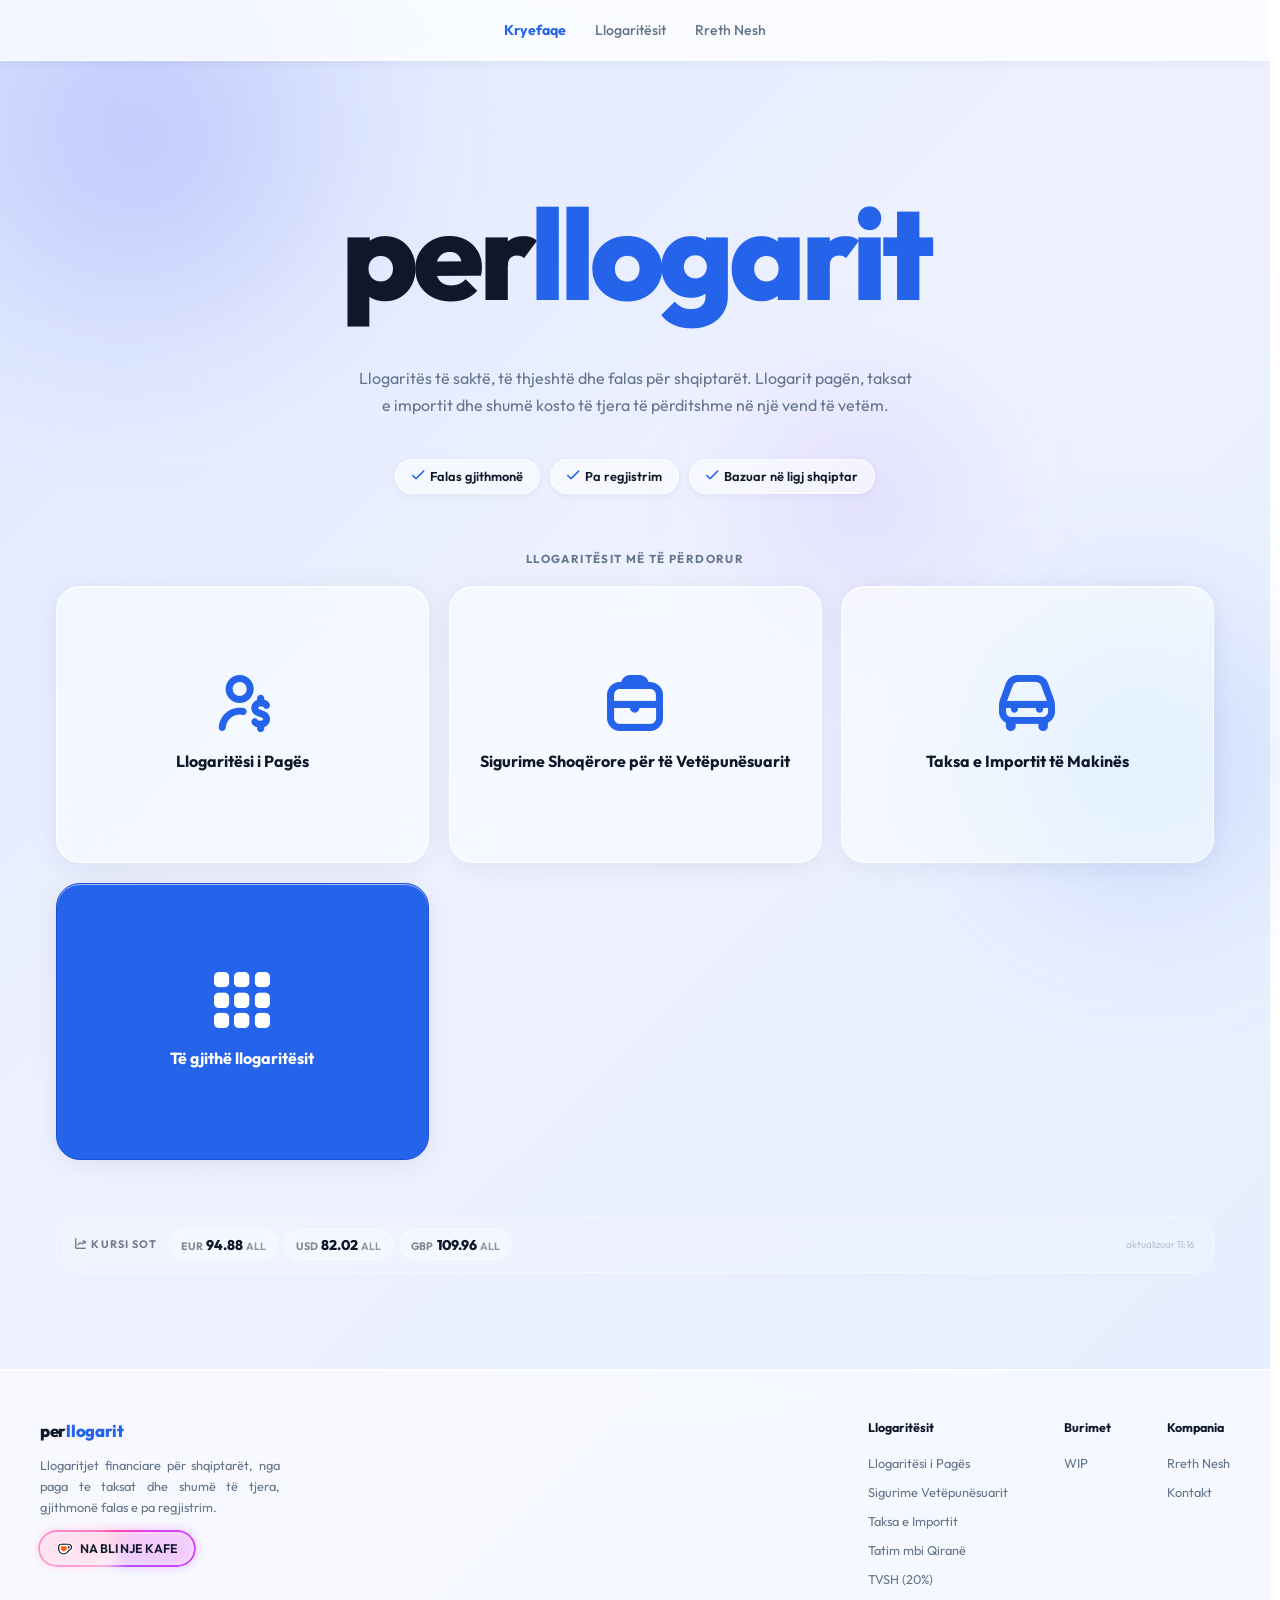
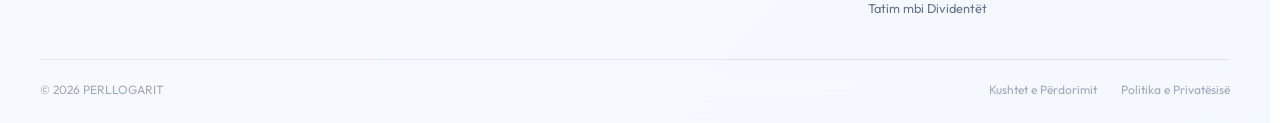
<file: index.html>
<!DOCTYPE html>
<html lang="sq">
<head>
  <meta charset="UTF-8">
  <link rel="icon" type="image/png" href="/favicon_small.png">
  <meta name="viewport" content="width=device-width, initial-scale=1.0">
  <title>perllogarit - Llogaritësit Financiare për Shqipërinë</title>
  <meta name="description" content="Llogaritës financiarë falas për shqiptarët. Paga neto, taksa importit të makinës, sigurime vetëpunësimi, TVSH dhe tatim qiraje. Bazuar në ligjin shqiptar. Pa regjistrim.">
  <meta name="robots" content="index, follow">
  <link rel="canonical" href="https://perllogarit.al/">
  <meta property="og:type" content="website">
  <meta property="og:url" content="https://perllogarit.al/">
  <meta property="og:site_name" content="perllogarit">
  <meta property="og:locale" content="sq_AL">
  <meta property="og:title" content="perllogarit - Llogaritësit Financiare për Shqipërinë">
  <meta property="og:description" content="Llogaritës financiarë falas për shqiptarët. Paga neto, taksa importit të makinës, sigurime vetëpunësimi, TVSH dhe tatim qiraje. Bazuar në ligjin shqiptar. Pa regjistrim.">
  <meta name="twitter:card" content="summary">
  <meta name="twitter:title" content="perllogarit - Llogaritësit Financiare për Shqipërinë">
  <meta name="twitter:description" content="Llogaritës financiarë falas për shqiptarët. Paga neto, taksa importit të makinës, sigurime vetëpunësimi, TVSH dhe tatim qiraje. Bazuar në ligjin shqiptar. Pa regjistrim.">
  <link rel="preconnect" href="https://fonts.googleapis.com">
  <link rel="preconnect" href="https://fonts.gstatic.com" crossorigin>
  <link href="https://fonts.googleapis.com/css2?family=Outfit:wght@400;500;600;700;800;900&display=swap" rel="stylesheet">
  <link rel="stylesheet" href="icons/css/bold/rounded.css">
  <link rel="stylesheet" href="css/style.css">
  <script src="js/shared.js" defer></script>
  <script src="js/analytics.js" defer></script>
  <style>
    .rates-card {
      margin-top: 1.2rem;
      display: flex; align-items: center; gap: .75rem; flex-wrap: wrap;
      background: rgba(255,255,255,.18); border: 1px solid rgba(255,255,255,.32);
      border-radius: 1.2rem; -webkit-backdrop-filter: blur(14px); backdrop-filter: blur(14px);
      padding: .75rem 1.1rem;
    }
    .rates-card-lbl {
      display: flex; align-items: center; gap: .3rem; white-space: nowrap;
      font-size: .68rem; font-weight: 700; letter-spacing: .1em;
      text-transform: uppercase; color: var(--navy); opacity: .55;
    }
    .rates-pairs { display: flex; align-items: center; gap: .45rem; flex-wrap: wrap; }
    .rate-chip {
      display: flex; align-items: baseline; gap: .2rem;
      background: rgba(255,255,255,.32); border: 1px solid rgba(255,255,255,.55);
      border-radius: 2rem; padding: .2rem .65rem;
    }
    .rate-chip-ccy { font-size: .67rem; font-weight: 700; color: var(--navy); opacity: .5; }
    .rate-chip-val { font-size: .88rem; font-weight: 800; color: var(--navy); }
    .rate-chip-unit { font-size: .67rem; font-weight: 600; color: var(--navy); opacity: .45; }
    .rates-ts { font-size: .62rem; color: var(--gray); opacity: .4; margin-left: auto; white-space: nowrap; }

    /* Hero section entrance */
    .hero-brand      { animation: fadeUp .65s cubic-bezier(.22,1,.36,1) .05s both; }
    .hero-sub        { animation: fadeUp .6s  ease .2s  both; }
    .hero-badges     { animation: fadeUp .55s ease .35s both; }
    .calc-grid-label { animation: fadeUp .5s  ease .48s both; }
    .rates-card      { animation: fadeUp .5s  ease .72s both; }

    /* Hero calc cards stagger */
    .hero-calc-grid .calc-card:nth-child(1) { animation: scaleUp .5s ease .52s both; }
    .hero-calc-grid .calc-card:nth-child(2) { animation: scaleUp .5s ease .60s both; }
    .hero-calc-grid .calc-card:nth-child(3) { animation: scaleUp .5s ease .66s both; }
    .hero-calc-grid .calc-card:nth-child(4) { animation: scaleUp .5s ease .72s both; }
  </style>

  <!-- Google Analytics 4 (G-28TE2F8NLS) -->
  <script async src="https://www.googletagmanager.com/gtag/js?id=G-28TE2F8NLS"></script>
  <script>
    window.dataLayer = window.dataLayer || [];
    function gtag(){dataLayer.push(arguments);}
    gtag('consent', 'default', {
      analytics_storage: 'denied',
      ad_storage: 'denied',
      ad_user_data: 'denied',
      ad_personalization: 'denied',
      wait_for_update: 500
    });
    gtag('js', new Date());
    gtag('config', 'G-28TE2F8NLS');
  </script>
  <!-- Google AdSense  ca-pub-1093058889887223 -->
  <script async src="https://pagead2.googlesyndication.com/pagead/js/adsbygoogle.js?client=ca-pub-1093058889887223" crossorigin="anonymous"></script>
</head>
<body>

<div class="bg-orb bg-orb-1"></div>
<div class="bg-orb bg-orb-2"></div>
<div class="bg-orb bg-orb-3"></div>

<nav class="nav">
  <div class="container nav-inner">
    <ul class="nav-links">
      <li><a href="/" class="nav-active">Kryefaqe</a></li>
      <li><a href="llogaritesit">Llogaritësit</a></li>
      <li><a href="rreth-nesh">Rreth Nesh</a></li>
    </ul>
  </div>
</nav>

<div class="fab-wrap">
  <div class="fab-menu" id="nav-mobile">
    <a href="/" class="fab-item nav-active">
      <span class="fab-label">Kryefaqe</span>
      <span class="fab-btn"><i class="fi fi-br-home"></i></span>
    </a>
    <a href="llogaritesit" class="fab-item">
      <span class="fab-label">Llogaritësit</span>
      <span class="fab-btn"><i class="fi fi-br-calculator"></i></span>
    </a>
    <a href="rreth-nesh" class="fab-item">
      <span class="fab-label">Rreth Nesh</span>
      <span class="fab-btn"><i class="fi fi-br-info"></i></span>
    </a>
  </div>
  <button type="button" class="nav-hamburger" onclick="toggleMenu()" aria-label="Menu">
    <i class="fi fi-br-menu-burger" id="hamburger-icon"></i>
  </button>
</div>

<section class="hero">
  <div class="container">
    <h1 class="hero-brand">per<span>llogarit</span></h1>
    <p class="hero-sub">Llogaritës të saktë, të thjeshtë dhe falas për shqiptarët. Llogarit pagën, taksat e importit dhe shumë kosto të tjera të përditshme në një vend të vetëm.</p>
    <div class="hero-badges">
      <span class="hero-badge"><i class="fi fi-br-check"></i> Falas gjithmonë</span>
      <span class="hero-badge"><i class="fi fi-br-check"></i> Pa regjistrim</span>
      <span class="hero-badge"><i class="fi fi-br-check"></i> Bazuar në ligj shqiptar</span>
    </div>
    <p class="calc-grid-label">Llogaritësit më të përdorur</p>
    <div class="calc-grid hero-calc-grid">

      <a class="calc-card calc-card--simple" href="calculators/paga">
        <div class="calc-icon"><i class="fi fi-br-user-salary"></i></div>
        <div class="calc-card-title">Llogaritësi i Pagës</div>
      </a>

      <a class="calc-card calc-card--simple" href="calculators/sigurime">
        <div class="calc-icon"><i class="fi fi-br-briefcase"></i></div>
        <div class="calc-card-title">Sigurime Shoqërore për të Vetëpunësuarit</div>
      </a>

      <a class="calc-card calc-card--simple" href="calculators/makina">
        <div class="calc-icon"><i class="fi fi-br-car"></i></div>
        <div class="calc-card-title">Taksa e Importit të Makinës</div>
      </a>

      <a class="calc-card calc-card--simple calc-card--all" href="llogaritesit">
        <div class="calc-icon calc-icon--all"><i class="fi fi-br-grid"></i></div>
        <div class="calc-card-title">Të gjithë llogaritësit</div>
      </a>

    </div>

    <div class="rates-card">
      <span class="rates-card-lbl"><i class="fi fi-br-chart-line-up"></i> Kursi sot</span>
      <div class="rates-pairs">
        <div class="rate-chip">
          <span class="rate-chip-ccy">EUR</span>
          <span class="rate-chip-val" id="r-eur">…</span>
          <span class="rate-chip-unit">ALL</span>
        </div>
        <div class="rate-chip">
          <span class="rate-chip-ccy">USD</span>
          <span class="rate-chip-val" id="r-usd">…</span>
          <span class="rate-chip-unit">ALL</span>
        </div>
        <div class="rate-chip">
          <span class="rate-chip-ccy">GBP</span>
          <span class="rate-chip-val" id="r-gbp">…</span>
          <span class="rate-chip-unit">ALL</span>
        </div>
      </div>
      <span class="rates-ts" id="rates-ts">duke ngarkuar…</span>
    </div>
  </div>
</section>

<div id="site-footer"></div>

<script>
(async function loadRates() {
  try {
    const res  = await fetch('data/eur-rate.json');
    const data = await res.json();
    if (!data.eur) throw new Error();
    document.getElementById('r-eur').textContent = data.eur.toFixed(2);
    document.getElementById('r-usd').textContent = data.usd.toFixed(2);
    document.getElementById('r-gbp').textContent = data.gbp.toFixed(2);
    const upd = new Date(data.updated);
    document.getElementById('rates-ts').textContent =
      'aktualizuar ' + upd.getHours().toString().padStart(2,'0') + ':' + upd.getMinutes().toString().padStart(2,'0');
  } catch {
    ['r-eur','r-usd','r-gbp'].forEach(id => {
      document.getElementById(id).textContent = '–';
    });
    document.getElementById('rates-ts').textContent = '';
  }
})();
</script>

</body>
</html>
</file>
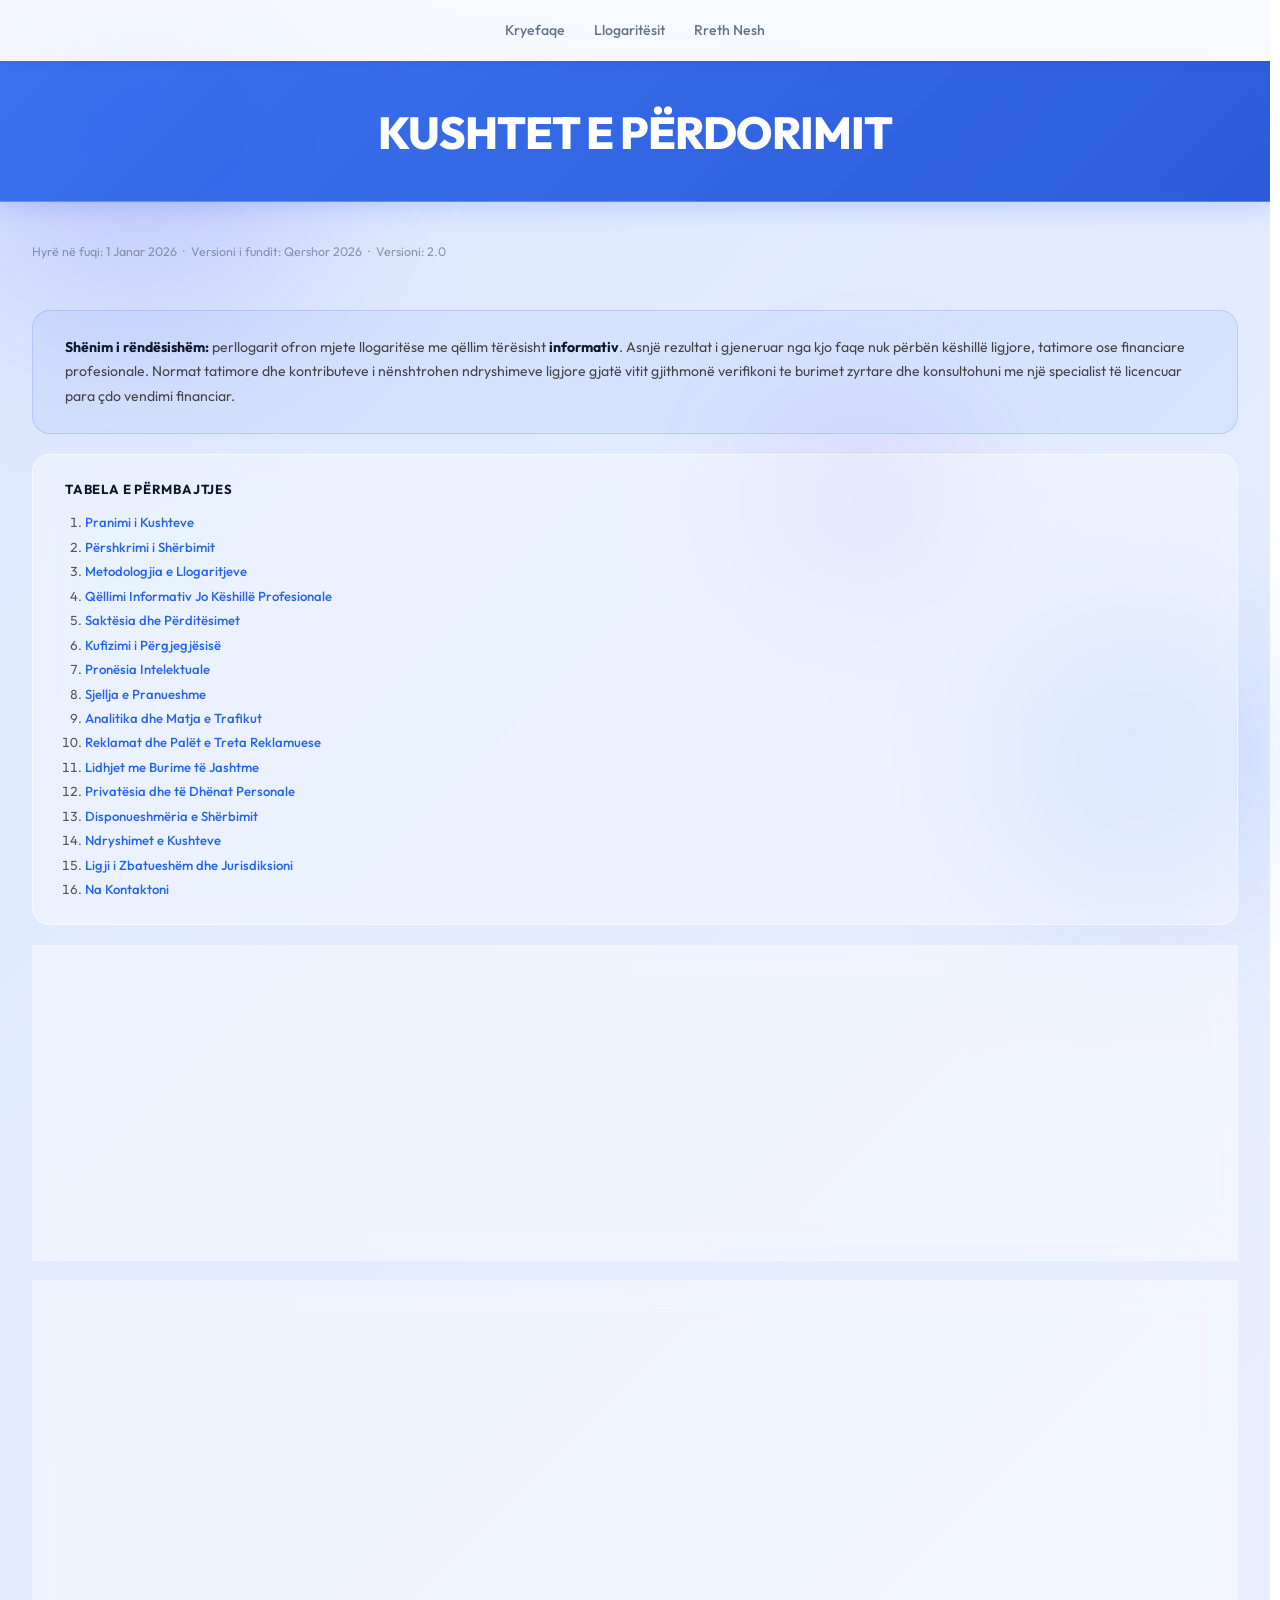
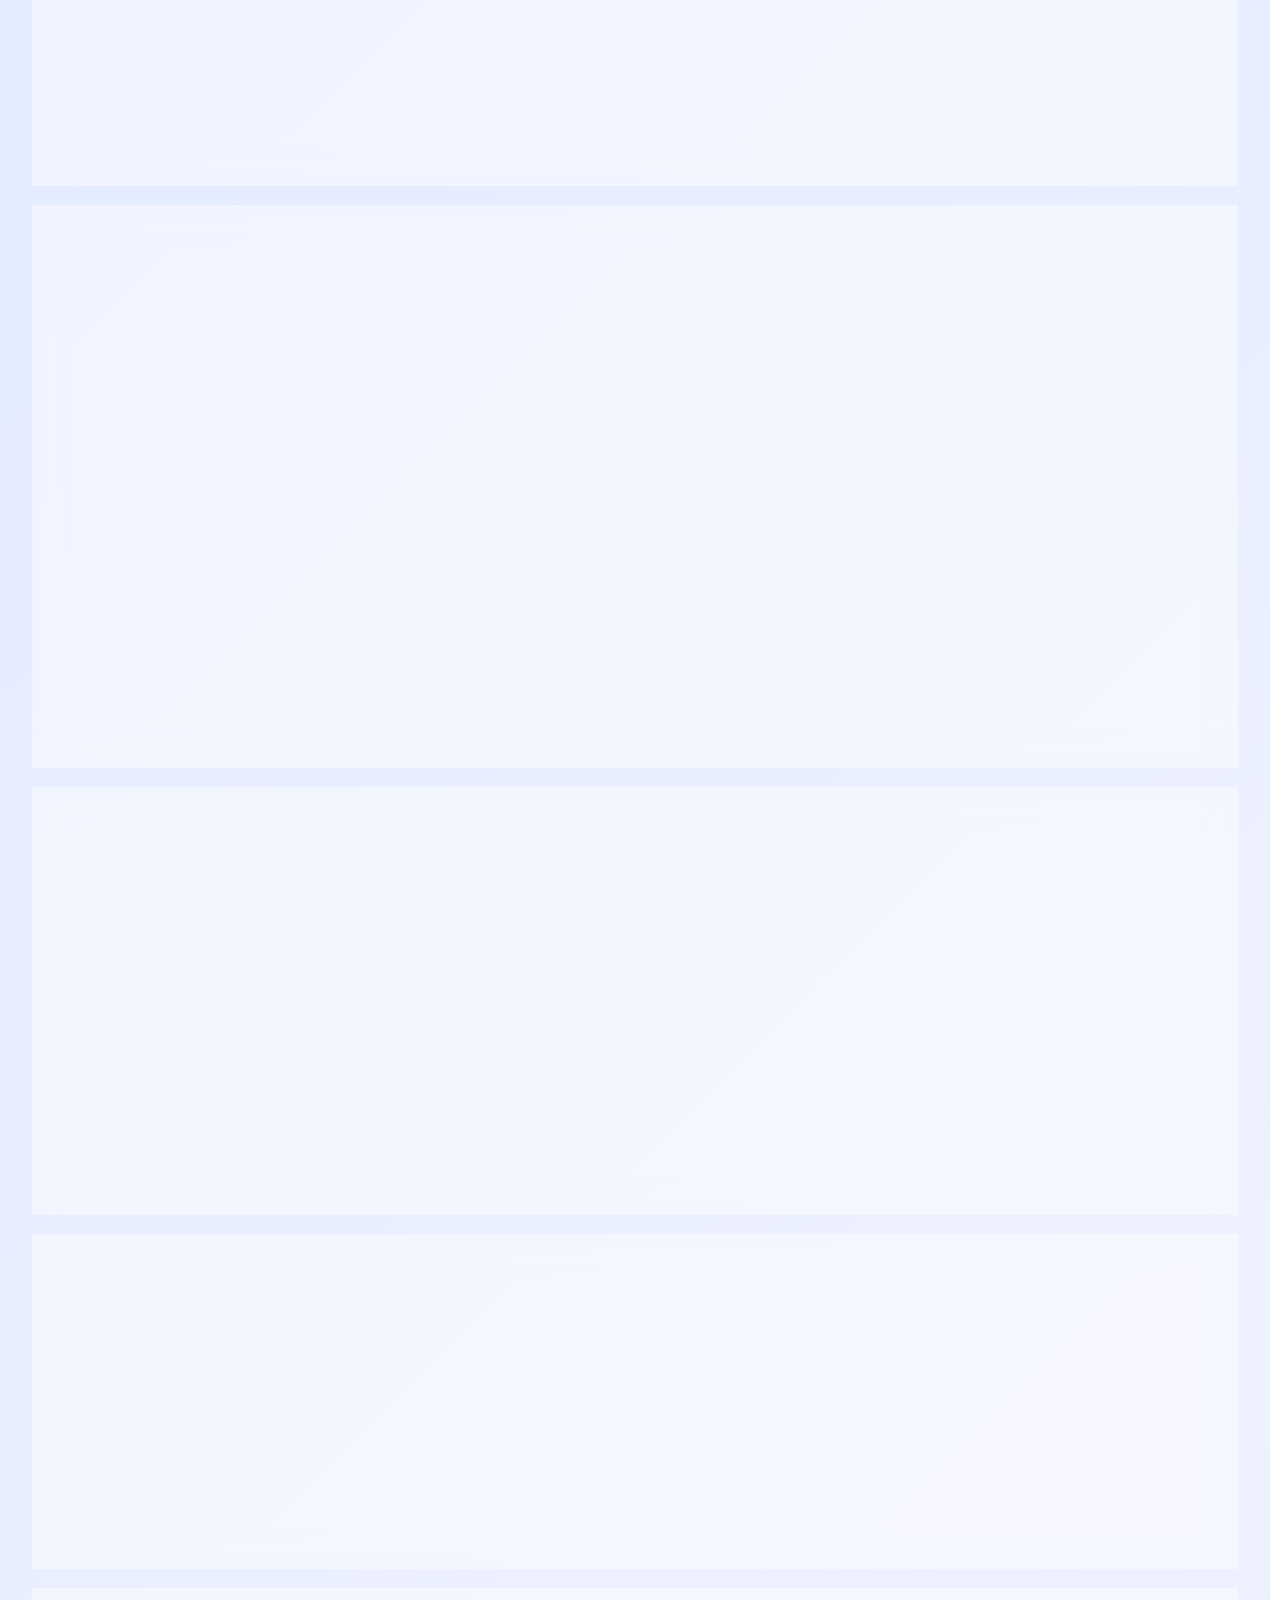
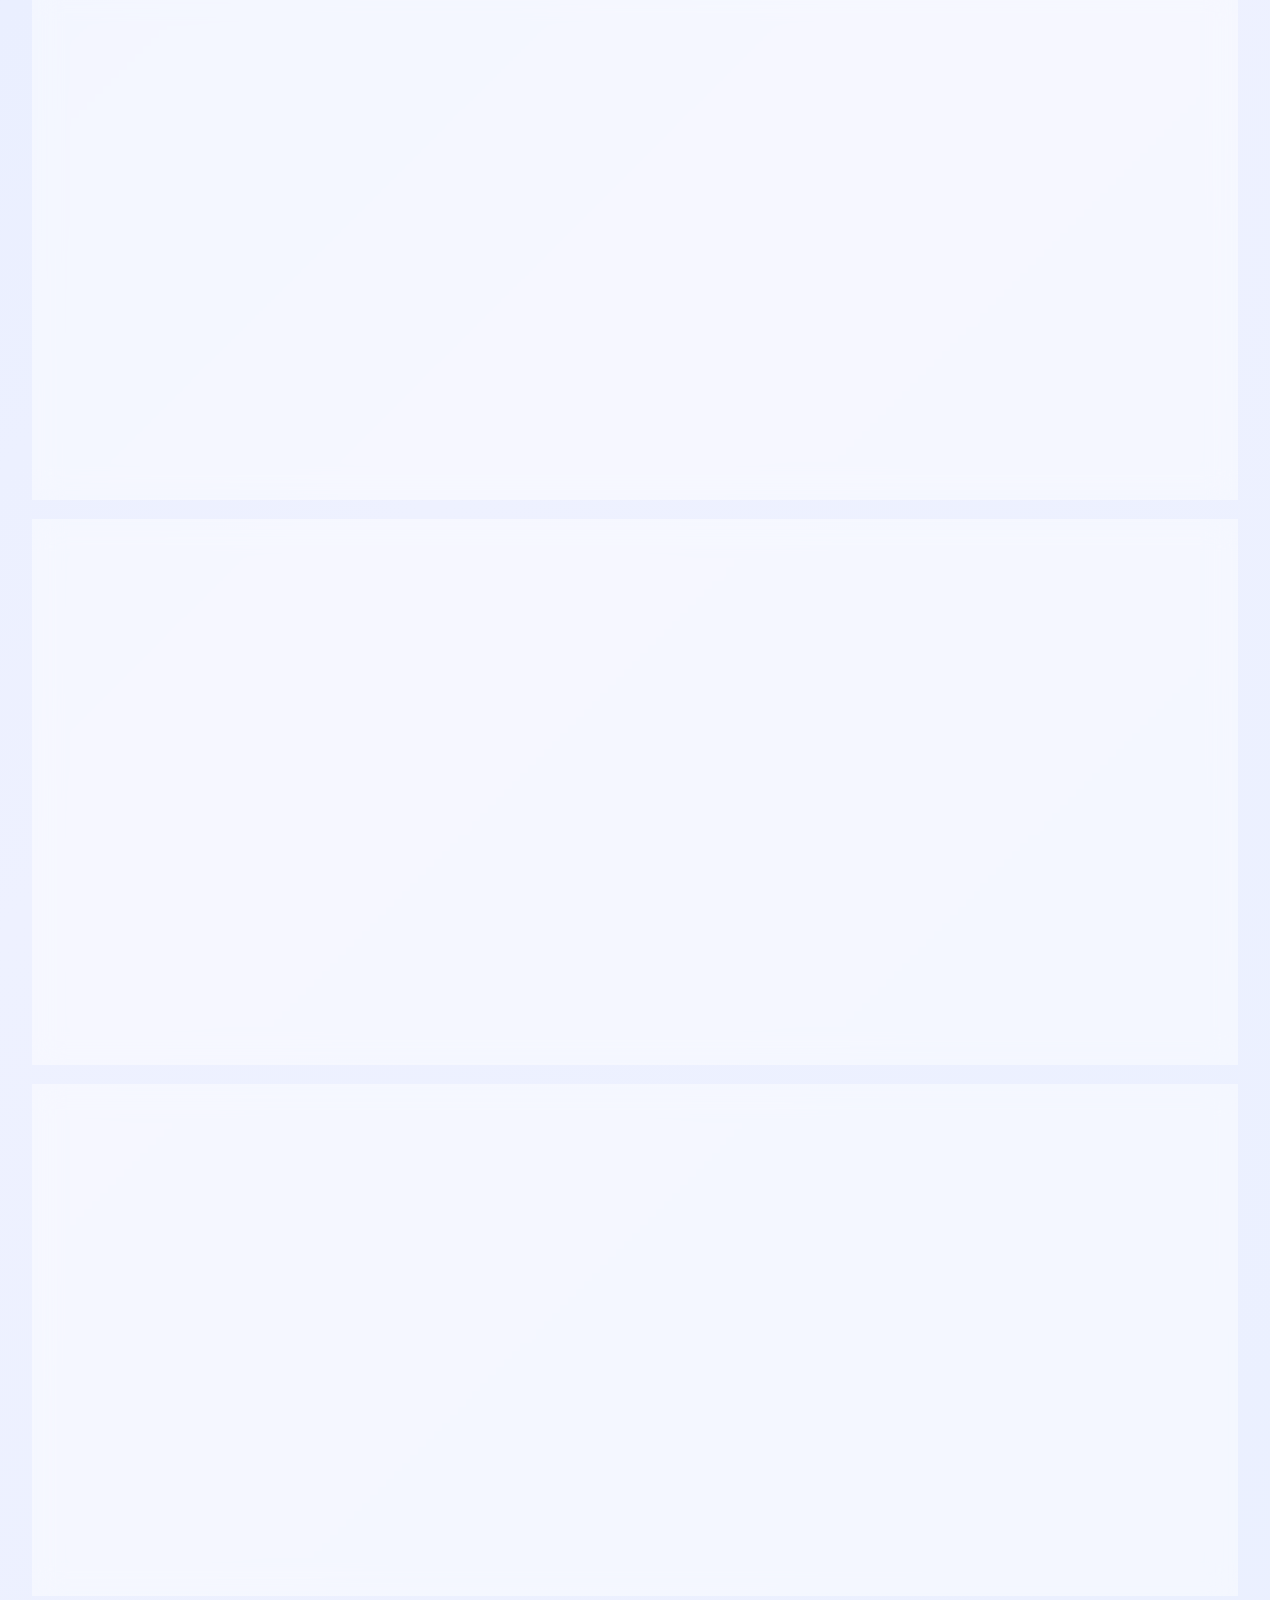
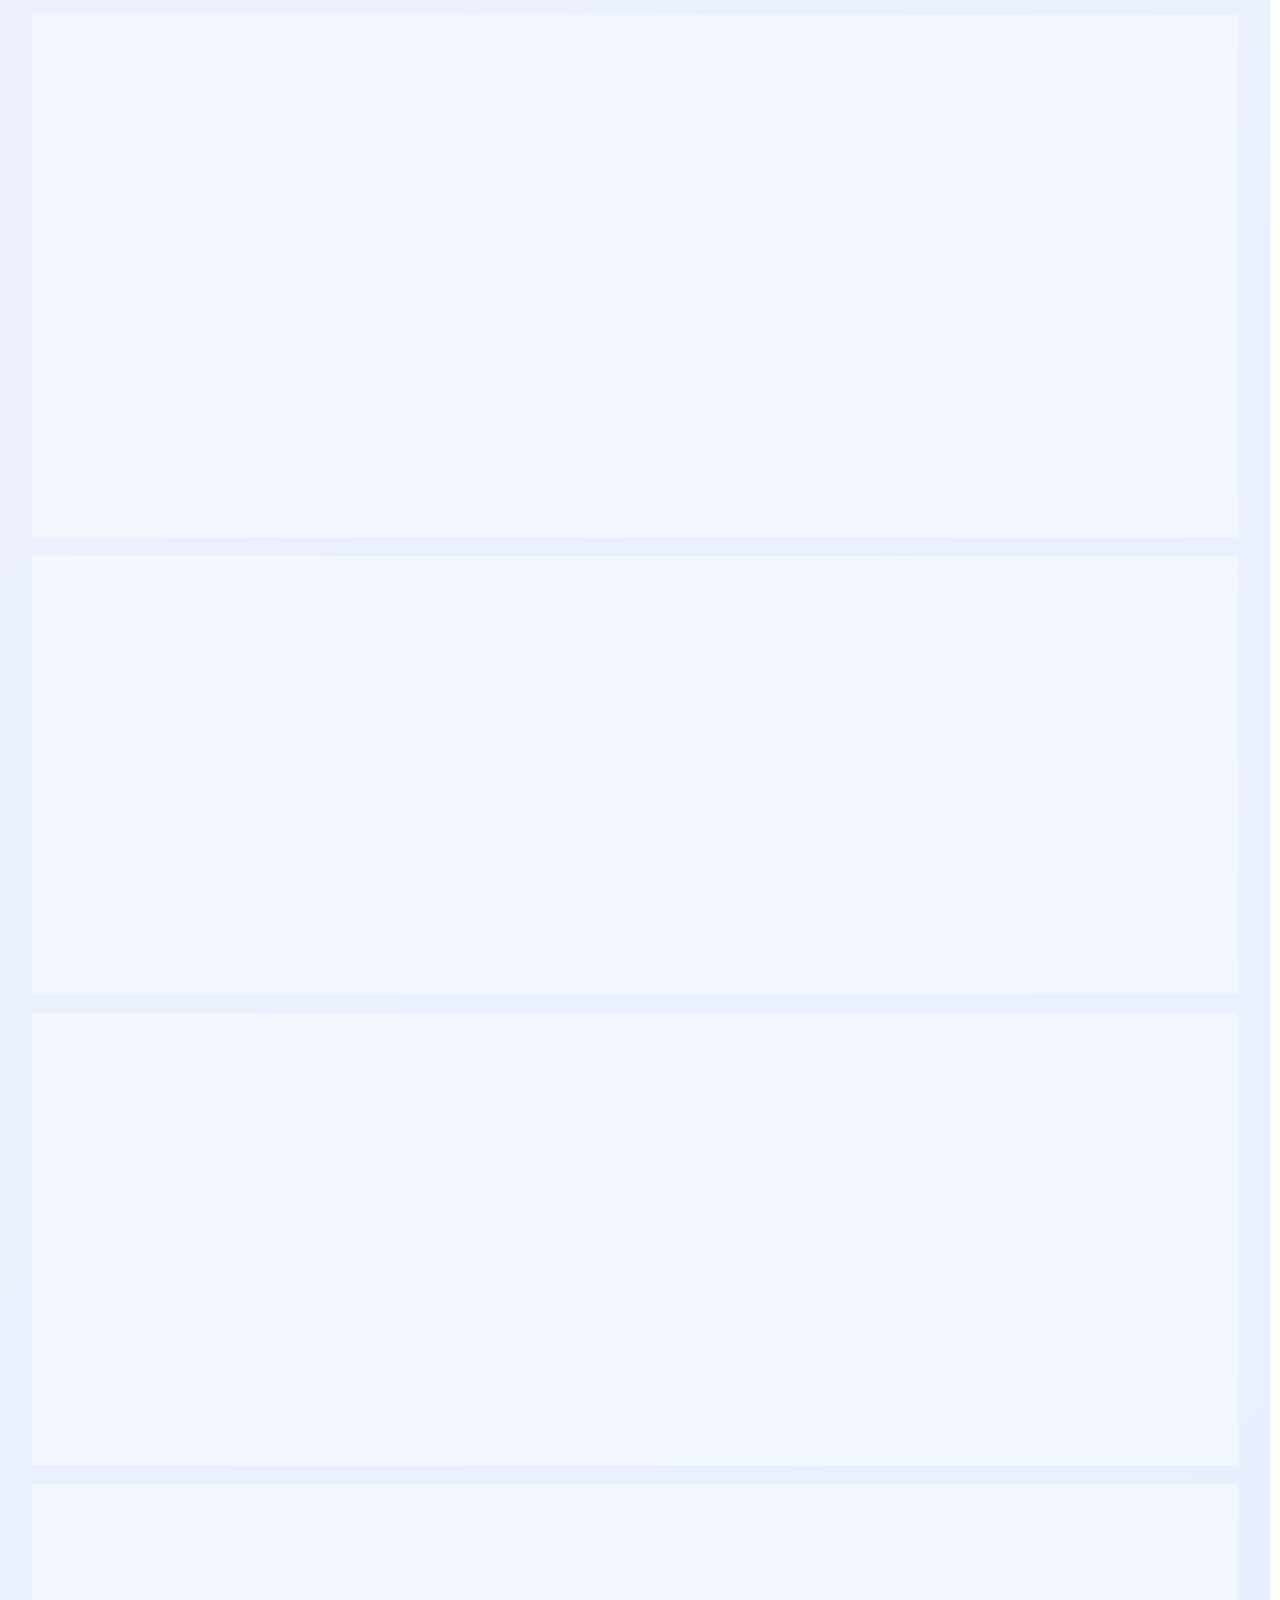
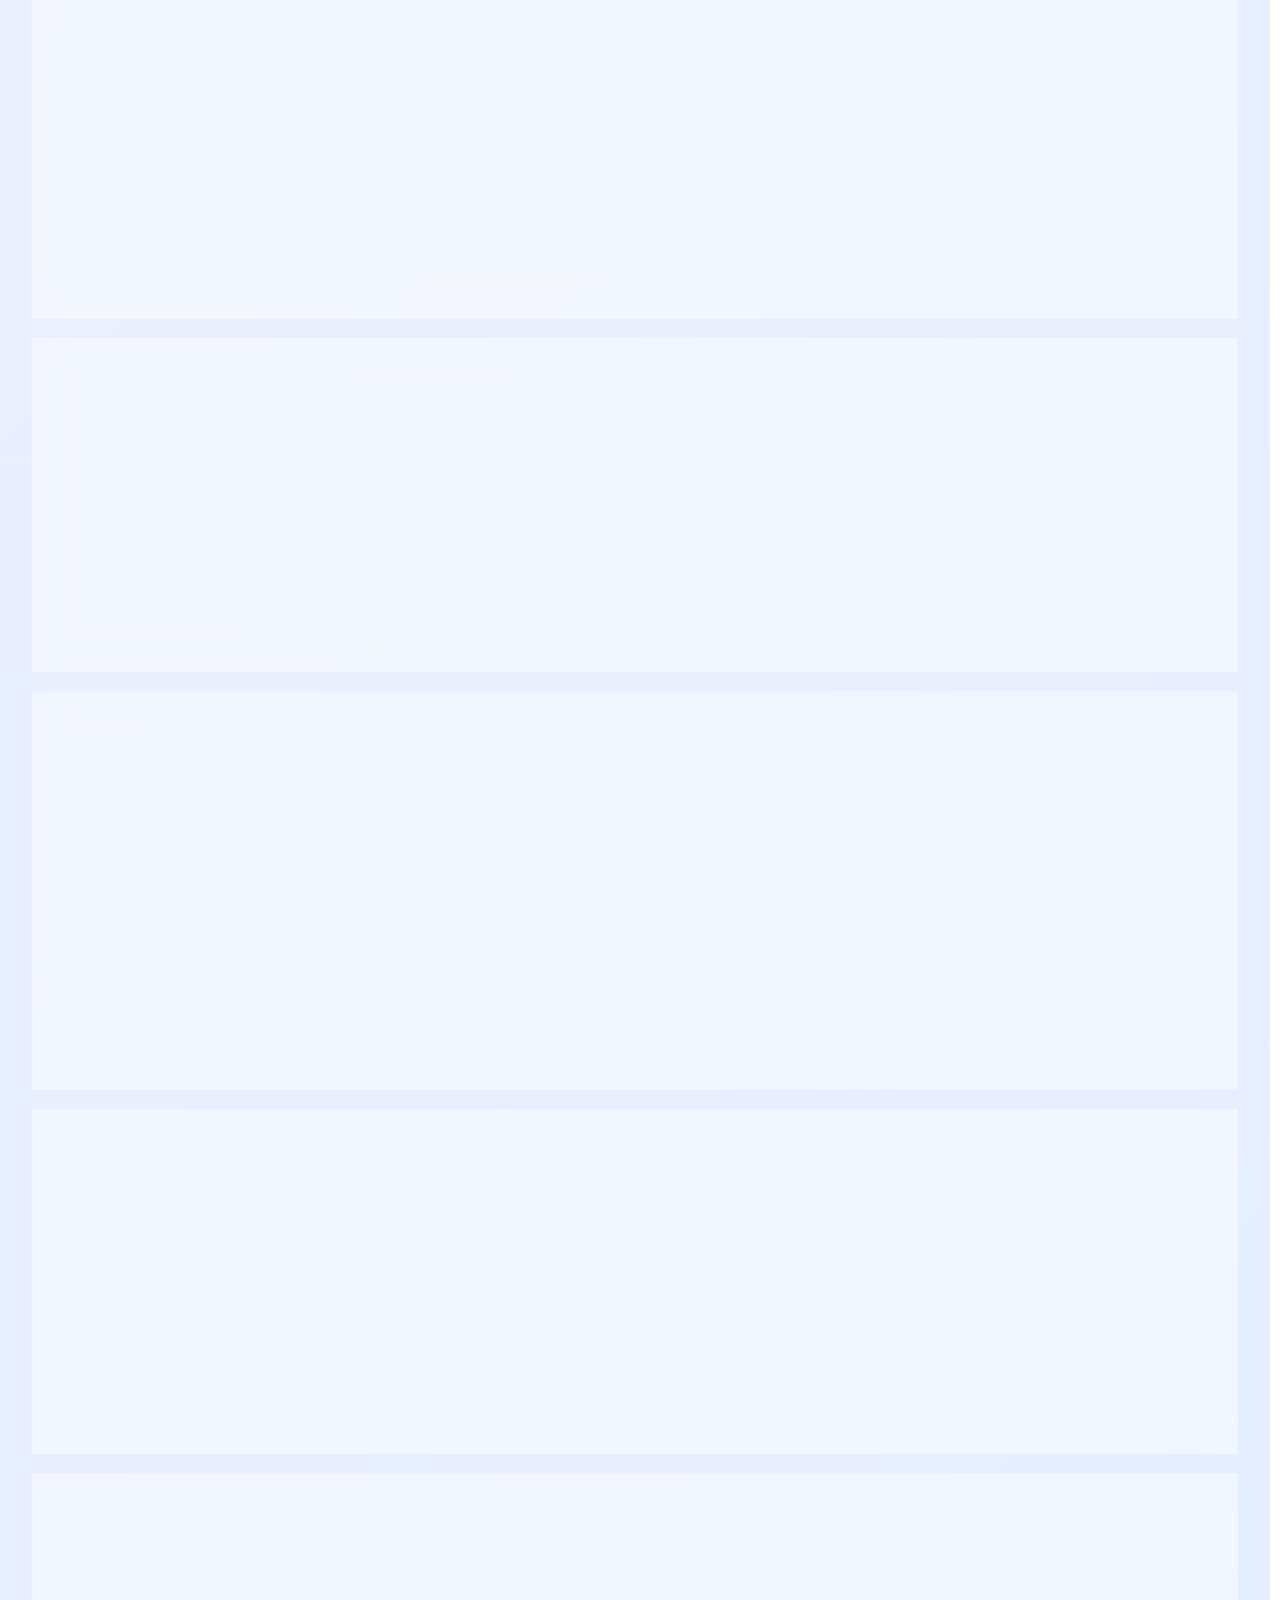
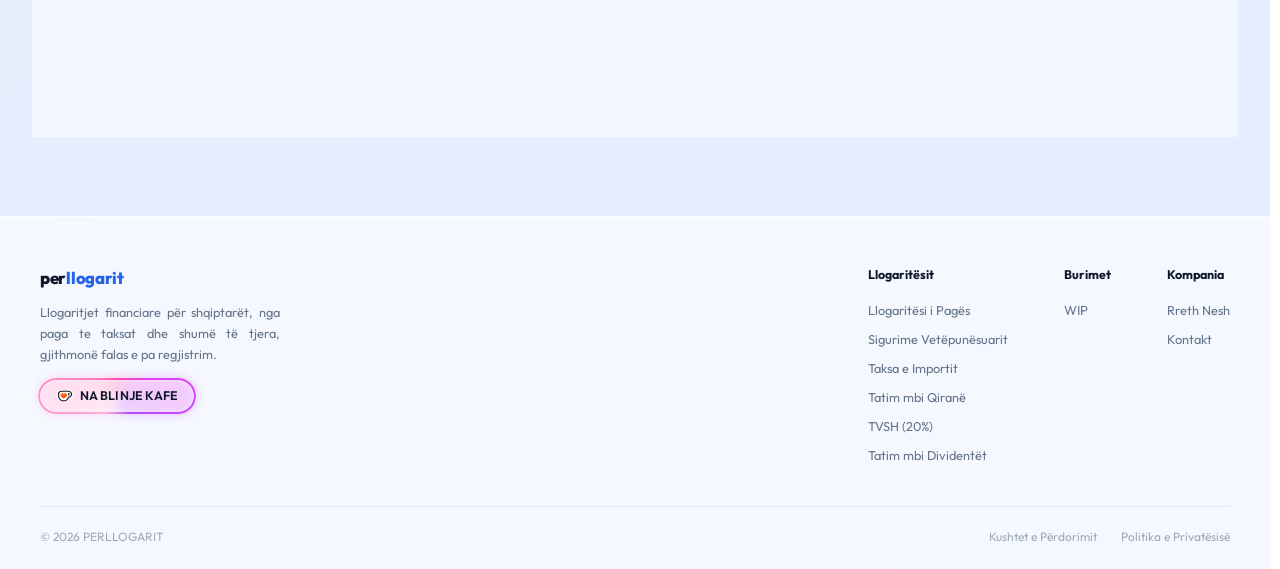
<file: kushtet-e-perdorimit.html>
<!DOCTYPE html>
<html lang="sq">
<head>
  <meta charset="UTF-8">
  <link rel="icon" type="image/png" href="/favicon_small.png">
  <meta name="viewport" content="width=device-width, initial-scale=1.0">
  <title>Kushtet e Përdorimit - perllogarit</title>
  <meta name="description" content="Kushtet e përdorimit të perllogarit. Llogaritjet janë informative dhe bazohen në ligjin shqiptar. Lexoni kushtet e plota para përdorimit të shërbimit.">
  <meta name="robots" content="index, follow">
  <link rel="canonical" href="https://perllogarit.al/kushtet-e-perdorimit">
  <meta property="og:type" content="website">
  <meta property="og:url" content="https://perllogarit.al/kushtet-e-perdorimit">
  <meta property="og:site_name" content="perllogarit">
  <meta property="og:locale" content="sq_AL">
  <meta property="og:title" content="Kushtet e Përdorimit - perllogarit">
  <meta property="og:description" content="Kushtet e përdorimit të perllogarit. Llogaritjet janë informative dhe bazohen në ligjin shqiptar. Lexoni kushtet e plota para përdorimit të shërbimit.">
  <meta name="twitter:card" content="summary">
  <meta name="twitter:title" content="Kushtet e Përdorimit - perllogarit">
  <meta name="twitter:description" content="Kushtet e përdorimit të perllogarit. Llogaritjet janë informative dhe bazohen në ligjin shqiptar. Lexoni kushtet e plota para përdorimit të shërbimit.">
  <link rel="preconnect" href="https://fonts.googleapis.com">
  <link rel="preconnect" href="https://fonts.gstatic.com" crossorigin>
  <link href="https://fonts.googleapis.com/css2?family=Outfit:wght@400;500;600;700;800;900&display=swap" rel="stylesheet">
  <link rel="stylesheet" href="icons/css/bold/rounded.css">
  <link rel="stylesheet" href="css/style.css">
  <script src="js/shared.js" defer></script>
  <script src="js/analytics.js" defer></script>
  <style>
    .legal-wrap {
      margin: 2.5rem auto 5rem;
      display: flex;
      flex-direction: column;
      gap: 1.25rem;
    }

    .legal-link {
      color: var(--blue);
      font-weight: 600;
      text-decoration: none;
    }

    .legal-link:hover { text-decoration: underline; }

    .mt-sm { margin-top: .75rem; }
    .mt-md { margin-top: .85rem; }

    .legal-card {
      background: rgba(255,255,255,.45);
      -webkit-backdrop-filter: blur(14px);
      backdrop-filter: blur(14px);
      border: 1.5px solid rgba(255,255,255,.65);
      border-radius: var(--r-lg);
      padding: 2rem 2.25rem;
    }

    .legal-card-icon {
      font-size: 1.4rem;
      color: var(--blue);
      margin-bottom: .75rem;
      display: flex;
      align-items: center;
    }

    .legal-card-title {
      font-size: 1.1rem;
      font-weight: 800;
      color: var(--navy);
      margin-bottom: .65rem;
      line-height: 1.25;
    }

    .legal-card-body {
      font-size: .92rem;
      line-height: 1.8;
      color: #444;
    }

    .legal-card-body p + p {
      margin-top: .75rem;
    }

    .legal-card-body strong {
      color: var(--navy);
    }

    .legal-card-body ul {
      list-style: none;
      padding: 0;
      margin: .75rem 0 0;
      display: flex;
      flex-direction: column;
      gap: .45rem;
    }

    .legal-card-body ul li {
      display: flex;
      align-items: flex-start;
      gap: .55rem;
      font-size: .88rem;
      color: #555;
      line-height: 1.55;
    }

    .legal-card-body ul li i {
      color: var(--blue);
      flex-shrink: 0;
      line-height: 0;
      display: inline-flex;
      align-items: center;
      margin-top: .2rem;
    }

    .legal-card-icon .fi {
      line-height: 0;
      display: inline-flex;
      align-items: center;
    }

    .legal-meta {
      font-size: .78rem;
      color: var(--gray);
      margin-bottom: 1.75rem;
      opacity: .7;
    }

    .legal-disclaimer {
      background: rgba(37,99,235,.06);
      border: 1.5px solid rgba(37,99,235,.18);
      border-radius: var(--r-lg);
      padding: 1.5rem 2rem;
      font-size: .88rem;
      line-height: 1.75;
      color: #444;
    }

    .legal-disclaimer strong {
      color: var(--navy);
    }

    .legal-toc {
      background: rgba(255,255,255,.35);
      -webkit-backdrop-filter: blur(10px);
      backdrop-filter: blur(10px);
      border: 1.5px solid rgba(255,255,255,.55);
      border-radius: var(--r-lg);
      padding: 1.5rem 2rem;
    }

    .legal-toc-title {
      font-size: .82rem;
      font-weight: 700;
      color: var(--navy);
      text-transform: uppercase;
      letter-spacing: .06em;
      margin-bottom: .85rem;
    }

    .legal-toc ol {
      margin: 0;
      padding-left: 1.25rem;
      display: flex;
      flex-direction: column;
      gap: .3rem;
    }

    .legal-toc ol li {
      font-size: .82rem;
      color: #555;
      line-height: 1.5;
    }

    .legal-toc ol li a {
      color: var(--blue);
      text-decoration: none;
      font-weight: 500;
    }

    .legal-toc ol li a:hover {
      text-decoration: underline;
    }

    .legal-card-body .note-box {
      background: rgba(37,99,235,.05);
      border-left: 3px solid var(--blue);
      border-radius: 0 8px 8px 0;
      padding: .75rem 1rem;
      margin-top: .85rem;
      font-size: .85rem;
      color: #555;
      line-height: 1.65;
    }

    @media (max-width: 520px) {
      .legal-card { padding: 1.5rem 1.25rem; }
      .legal-disclaimer { padding: 1.25rem 1rem; }
      .legal-toc { padding: 1.25rem 1rem; }
    }
  </style>

  <!-- Google Analytics 4 -->
  <script async src="https://www.googletagmanager.com/gtag/js?id=G-28TE2F8NLS"></script>
  <script>
    window.dataLayer = window.dataLayer || [];
    function gtag(){dataLayer.push(arguments);}
    gtag('consent', 'default', {
      analytics_storage: 'denied',
      ad_storage: 'denied',
      ad_user_data: 'denied',
      ad_personalization: 'denied',
      wait_for_update: 500
    });
    gtag('js', new Date());
    gtag('config', 'G-28TE2F8NLS');
  </script>
  <!-- Google AdSense ca-pub-1093058889887223 -->
  <script async src="https://pagead2.googlesyndication.com/pagead/js/adsbygoogle.js?client=ca-pub-1093058889887223" crossorigin="anonymous"></script>
</head>
<body>

<div class="bg-orb bg-orb-1"></div>
<div class="bg-orb bg-orb-2"></div>
<div class="bg-orb bg-orb-3"></div>

<nav class="nav">
  <div class="container nav-inner">
    <ul class="nav-links">
      <li><a href="/">Kryefaqe</a></li>
      <li><a href="llogaritesit">Llogaritësit</a></li>
      <li><a href="rreth-nesh">Rreth Nesh</a></li>
    </ul>
  </div>
</nav>

<div class="page-header">
  <div class="page-header-inner" style="text-align:center">
    <h1>KUSHTET E PËRDORIMIT</h1>
  </div>
</div>

<div class="legal-wrap container">

  <p class="legal-meta">Hyrë në fuqi: 1 Janar 2026 &nbsp;&middot;&nbsp; Versioni i fundit: Qershor 2026 &nbsp;&middot;&nbsp; Versioni: 2.0</p>

  <!-- Disclaimer kryesor -->
  <div class="legal-disclaimer">
    <strong>Shënim i rëndësishëm:</strong> perllogarit ofron mjete llogaritëse me qëllim tërësisht <strong>informativ</strong>. Asnjë rezultat i gjeneruar nga kjo faqe nuk përbën këshillë ligjore, tatimore ose financiare profesionale. Normat tatimore dhe kontributeve i nënshtrohen ndryshimeve ligjore gjatë vitit gjithmonë verifikoni te burimet zyrtare dhe konsultohuni me një specialist të licencuar para çdo vendimi financiar.
  </div>

  <!-- Tabela e Përmbajtjes -->
  <div class="legal-toc">
    <div class="legal-toc-title">Tabela e Përmbajtjes</div>
    <ol>
      <li><a href="#pranimi">Pranimi i Kushteve</a></li>
      <li><a href="#sherbimi">Përshkrimi i Shërbimit</a></li>
      <li><a href="#llogaritjet">Metodologjia e Llogaritjeve</a></li>
      <li><a href="#informativ">Qëllimi Informativ Jo Këshillë Profesionale</a></li>
      <li><a href="#saktesia">Saktësia dhe Përditësimet</a></li>
      <li><a href="#pergjegj">Kufizimi i Përgjegjësisë</a></li>
      <li><a href="#pronesia">Pronësia Intelektuale</a></li>
      <li><a href="#sjellja">Sjellja e Pranueshme</a></li>
      <li><a href="#analitika">Analitika dhe Matja e Trafikut</a></li>
      <li><a href="#reklamat">Reklamat dhe Palët e Treta Reklamuese</a></li>
      <li><a href="#lidhjet">Lidhjet me Burime të Jashtme</a></li>
      <li><a href="#privatesia">Privatësia dhe të Dhënat Personale</a></li>
      <li><a href="#aksesueshmeria">Disponueshmëria e Shërbimit</a></li>
      <li><a href="#ndryshimet">Ndryshimet e Kushteve</a></li>
      <li><a href="#ligji">Ligji i Zbatueshëm dhe Jurisdiksioni</a></li>
      <li><a href="#kontakti">Na Kontaktoni</a></li>
    </ol>
  </div>

  <!-- 1. Pranimi -->
  <div class="legal-card" id="pranimi">
    <div class="legal-card-icon"><i class="fi fi-br-handshake"></i></div>
    <div class="legal-card-title">1. Pranimi i Kushteve</div>
    <div class="legal-card-body">
      <p>Duke aksesuar, shfletuar ose përdorur faqen <strong>perllogarit.al</strong> ("Faqja"), ju deklaroni se keni lexuar, kuptuar dhe pranuar plotësisht e pa rezerva këto Kushte të Përdorimit ("Kushtet"). Ky pranim është efektiv që nga momenti i parë i aksesimit.</p>
      <p>Nëse nuk jeni dakord me ndonjë dispozitë të Kushteve, ju kërkohet të ndërprisni menjëherë përdorimin e Faqes. Pranimi juaj i vazhdueshëm i Faqes pas çdo modifikimi të Kushteve konsiderohet pranim i ndryshimeve të reja.</p>
      <p>Këto Kushte rregullojnë të gjitha aspektet e marrëdhënies suaj me perllogarit dhe zbatohen për çdo vizitë, pavarësisht nga mjeti ose platforma e aksesimit (shfletues desktop, pajisje mobile, tablet, ose ndryshe). Ato plotësojnë dhe nuk zëvendësojnë Politikën tonë të Privatësisë, e cila rregullon veçanërisht trajtimin e të dhënave.</p>
    </div>
  </div>

  <!-- 2. Shërbimi -->
  <div class="legal-card" id="sherbimi">
    <div class="legal-card-icon"><i class="fi fi-br-calculator"></i></div>
    <div class="legal-card-title">2. Përshkrimi i Shërbimit</div>
    <div class="legal-card-body">
      <p>perllogarit vë në dispozicion <strong>falas dhe pa regjistrim</strong> një gamë llogaritësish financiarë të ndërtuar mbi legjislacionin tatimor dhe të punës shqiptar në fuqi. Aktualisht Faqja ofron llogaritësit e mëposhtëm:</p>
      <ul>
        <li><i class="fi fi-br-check"></i><span><strong>Llogaritësi i Pagës (Bruto → Neto / Neto → Bruto):</strong> Llogarit pagën neto nga bruto ose anasjelltas, duke aplikuar normat e tatimit mbi të ardhurat personale (TAAP), kontributeve të sigurimeve shoqërore (SS) dhe sigurimeve shëndetësore (SH) sipas shkallës progresive në fuqi.</span></li>
        <li><i class="fi fi-br-check"></i><span><strong>Llogaritësi i Sigurimeve për të Vetëpunësuarit:</strong> Llogarit kontributet mujore të sigurimeve shoqërore dhe shëndetësore për personat e vetëpunësuar, bazuar në pagën minimale ose deklaratën e të ardhurave.</span></li>
        <li><i class="fi fi-br-check"></i><span><strong>Llogaritësi i TVSH-së:</strong> Llogarit vlerën e shtuar të taksës mbi vlerën e shtuar (TVSH) për transaksione biznesi, duke mbështetur normën standarde dhe normën e reduktuar.</span></li>
        <li><i class="fi fi-br-check"></i><span><strong>Llogaritësi i Qirasë:</strong> Llogarit tatimin mbi të ardhurat nga dhënia me qira e pasurive të paluajtshme sipas normave tatimore të aplikueshme, duke dalluar qiradhënësit individë nga personat juridikë.</span></li>
        <li><i class="fi fi-br-check"></i><span><strong>Llogaritësi i Dividendave:</strong> Llogarit tatimin mbi dividendat e shpërndara nga shoqëritë tregtare sipas normës tatimore aktuale, duke marrë parasysh statusin e aksionarit.</span></li>
        <li><i class="fi fi-br-check"></i><span><strong>Llogaritësi i Importit të Mjeteve Motorike:</strong> Llogarit detyrimet doganore, TVSH-në e importit, taksën e regjistrimit dhe kostot totale të sjelljes së një automjeti nga jashtë vendit, bazuar në grupmoshën, kapacitetin motorik dhe vlerën e deklaruar.</span></li>
      </ul>
      <p >Ne rezervojmë të drejtën të shtojmë llogaritës të rinj, të modifikojmë llogaritësit ekzistues ose t'i heqim ata, në çdo kohë dhe pa njoftim paraprak. Ndryshime të tilla mund të jenë të nevojshme si pasojë e ndryshimeve legjislative ose arsyeve teknike.</p>
    </div>
  </div>

  <!-- 3. Metodologjia -->
  <div class="legal-card" id="llogaritjet">
    <div class="legal-card-icon"><i class="fi fi-br-chart-histogram"></i></div>
    <div class="legal-card-title">3. Metodologjia e Llogaritjeve</div>
    <div class="legal-card-body">
      <p>Llogaritësit e perllogarit janë ndërtuar mbi bazën e legjislacionit tatimor dhe financiar shqiptar. Metodologjia jonë bazohet kryesisht në:</p>
      <ul>
        <li><i class="fi fi-br-document"></i><span>Ligjin Nr. 8438/1998 "Për Tatimin mbi të Ardhurat" dhe ndryshimet e mëvonshme, duke përfshirë Ligjin Nr. 29/2023</span></li>
        <li><i class="fi fi-br-document"></i><span>Ligjin Nr. 7703/1993 "Për Sigurimet Shoqërore në RSH" dhe të gjitha aktet nënligjore përkatëse</span></li>
        <li><i class="fi fi-br-document"></i><span>Ligjin Nr. 92/2014 "Për Tatimin mbi Vlerën e Shtuar" (TVSH)</span></li>
        <li><i class="fi fi-br-document"></i><span>Kodin Doganor të Republikës së Shqipërisë dhe tarifare doganore të aplikueshme</span></li>
        <li><i class="fi fi-br-document"></i><span>Udhëzimet e Drejtorisë së Përgjithshme të Tatimeve dhe burimet zyrtare si qbz.gov.al</span></li>
      </ul>

      <p><strong>Llogaritjet dhe monedha:</strong> Të gjitha llogaritjet kryhen tërësisht <strong>në lekë shqiptare (ALL)</strong>, sipas kërkesave të legjislacionit tatimor shqiptar. Nëse futni vlera në euro (EUR), sistemi i konverton automatikisht në ALL duke përdorur kursin e këmbimit të marrë nga burime publike financiare (p.sh. Banka e Shqipërisë), me vlerën fallback prej 95.30 ALL/EUR. Rezultati paraqitet në ALL si vlerë primare dhe EUR si ekuivalent tregues.</p>

      <p><strong>Llogaritjet kryhen vetëm në shfletuesin tuaj:</strong> I gjithë kodi i llogaritjes ekzekutohet lokalisht në pajisjen tuaj (client-side). Asnjë e dhënë e futur pagë, të ardhura, vlera automjeti apo çdo parametër tjetër nuk dërgohet ose ruhet në serverët tanë. Kjo është një zgjedhje arkitekturore e qëllimshme për të mbrojtur konfidencialitetin e të dhënave financiare tuaja.</p>

      <div class="note-box">Normat, pragjet dhe koeficientët e aplikuar pasqyrojnë legjislacionin aktual në momentin e përditësimit të fundit. Ndryshimet ligjore që hyjnë në fuqi pas kësaj date mund të mos pasqyrohen menjëherë. Rekomandojmë gjithmonë verifikimin te burimet zyrtare.</div>
    </div>
  </div>

  <!-- 4. Qëllimi Informativ -->
  <div class="legal-card" id="informativ">
    <div class="legal-card-icon"><i class="fi fi-br-info"></i></div>
    <div class="legal-card-title">4. Qëllimi Informativ Jo Këshillë Profesionale</div>
    <div class="legal-card-body">
      <p>Të gjitha llogaritjet dhe rezultatet e gjeneruara nga Faqja kanë <strong>ekskluzivisht karakter informativ dhe orientues</strong>. Ato nuk janë dhe nuk duhet të interpretohen si:</p>
      <ul>
        <li><i class="fi fi-br-cross-circle"></i><span>Këshillë juridike, tatimore, financiare ose kontabël e çfarëdo lloji</span></li>
        <li><i class="fi fi-br-cross-circle"></i><span>Opinion zyrtar ose vendim i çfarëdo autoriteti publik shqiptar apo ndërkombëtar</span></li>
        <li><i class="fi fi-br-cross-circle"></i><span>Zëvendësim i konsultimit me kontabilist, avokat tatimor, konsulent financiar ose specialist tjetër të licencuar</span></li>
        <li><i class="fi fi-br-cross-circle"></i><span>Garanci për saktësinë e detyrimeve tatimore individuale, të cilat varen nga rrethana specifike të çdo personi</span></li>
        <li><i class="fi fi-br-cross-circle"></i><span>Konfirmim i pranimit ose vlefshmërisë tatimore nga ana e autoriteteve kompetente</span></li>
      </ul>
      <p>Situata tatimore e çdo individi ose subjekti tregtar është unike dhe mund të ndikohet nga faktorë të shumtë si: statusi ligjor i punësimit, kontrata kolektive, përjashtime tatimore, transferta familjare, zbritje specifike dhe rrethana të tjera specifike. Rezultatet tona nuk marrin parasysh këta faktorë individualë.</p>
      <p>Çdo vendim financiar, tatimor ose ligjor duhet të mbështetet domosdoshmërisht në konsultim me profesionistë të kualifikuar dhe të licencuar, si dhe në burimet zyrtare të autoriteteve kompetente shqiptare.</p>
    </div>
  </div>

  <!-- 5. Saktësia -->
  <div class="legal-card" id="saktesia">
    <div class="legal-card-icon"><i class="fi fi-br-time-check"></i></div>
    <div class="legal-card-title">5. Saktësia e të Dhënave dhe Përditësimet</div>
    <div class="legal-card-body">
      <p>Ekipi i perllogarit bën çdo përpjekje të arsyeshme për të mbajtur llogaritësit të përditësuar me normat dhe dispozitat e fundit ligjore. Megjithatë, duhet të keni parasysh:</p>
      <ul>
        <li><i class="fi fi-br-exclamation"></i><span>Legjislacioni tatimor shqiptar mund të ndryshojë me vendime qeveritare, urdhra ministrore ose udhëzime administrative gjatë vitit, ndonjëherë me efekt retroaktiv.</span></li>
        <li><i class="fi fi-br-exclamation"></i><span>Kursi i këmbimit EUR/ALL ndryshon çdo ditë. Llogaritjet me euro janë indikative dhe nuk zëvendësojnë kursin zyrtar të Bankës së Shqipërisë.</span></li>
        <li><i class="fi fi-br-exclamation"></i><span>Normat e kontributeve të sigurimeve shoqërore rishikohen periodikisht dhe mund të kenë efekte mbi llogaritjet e pagës.</span></li>
        <li><i class="fi fi-br-exclamation"></i><span>Tarifat doganore dhe taksat e importit për automjetet mund të ndryshohen me akte nënligjore të Ministrisë së Financave ose Autoritetit Doganor.</span></li>
      </ul>
      <p>perllogarit <strong>nuk garanton</strong> që rezultatet janë gjithmonë sinkronizuar në kohë reale me ndryshimet ligjore. Faqja ofrohet <em>"siç është"</em> dhe <em>"sipas disponueshmërisë"</em>, pa asnjë garanci saktësie absolute. Burimet zyrtare si <strong>qbz.gov.al</strong>, <strong>tatime.gov.al</strong> dhe <strong>banka e Shqipërisë</strong> mbeten referenca autoritare.</p>
    </div>
  </div>

  <!-- 6. Kufizimi i Përgjegjësisë -->
  <div class="legal-card" id="pergjegj">
    <div class="legal-card-icon"><i class="fi fi-br-shield-exclamation"></i></div>
    <div class="legal-card-title">6. Kufizimi i Përgjegjësisë</div>
    <div class="legal-card-body">
      <p>Në masën maksimale të lejuar nga legjislacioni shqiptar në fuqi, perllogarit, operatorët dhe kontribuuesit e tij <strong>nuk mbajnë asnjë përgjegjësi</strong> direkte, indirekte, aksidentale, pasuese ose ndëshkuese për:</p>
      <ul>
        <li><i class="fi fi-br-cross-circle"></i><span>Humbje financiare, dëme ekonomike ose tatimore të shkaktuara si pasojë direkte ose indirekte e mbështetjes te rezultatet e llogaritësve</span></li>
        <li><i class="fi fi-br-cross-circle"></i><span>Gabime, mospërputhje ose diferencë mes llogaritjeve të gjeneruara dhe detyrimeve zyrtare tatimore të llogaritura nga autoritetet kompetente</span></li>
        <li><i class="fi fi-br-cross-circle"></i><span>Gjoba, interesa, ose sanksione tatimore të aplikuara si pasojë e deklaratave ose veprimeve bazuar në rezultatet e Faqes</span></li>
        <li><i class="fi fi-br-cross-circle"></i><span>Ndërprerje teknike, vonesa, gabime serveri ose pamundësi e aksesimit të Faqes, pavarësisht nga shkaku</span></li>
        <li><i class="fi fi-br-cross-circle"></i><span>Çdo vendim financiar, punësimi ose kontraktual i marrë nga përdoruesi bazuar në informacionin e gjeneruar nga Faqja</span></li>
        <li><i class="fi fi-br-cross-circle"></i><span>Dëme të shkaktuara nga viruse kompjuterikë, malware ose softuere dëmtuese të cilat mund të transmetohen përmes aksesimit të Faqes</span></li>
        <li><i class="fi fi-br-cross-circle"></i><span>Ndryshime ligjore pas datës së përditësimit të fundit të llogaritësve që ndikojnë saktësinë e rezultateve</span></li>
      </ul>
      <p>Duke qenë se perllogarit ofrohet plotësisht falas dhe pa asnjë pagesë nga ana e vizitorit, <strong>çdo detyrim eventual financiar i perllogarit ndaj çdo vizitori është i kufizuar shprehimisht në shumën zero (0) lekë</strong>, d.m.th. shumën e paguar nga vizitori për aksesimin e Faqes. Kjo vlen pavarësisht natyrës së pretendimit ose bazës ligjore të tij.</p>
      <p>Kufizimi i mësipërm zbatohet pavarësisht nëse perllogarit kishte njohuri ose mund të kishte parashikuar mundësinë e dëmeve të tilla. Në vendet ku ligji nuk lejon kufizime të caktuara të përgjegjësisë, ky kufizim zbatohet në masën maksimale të lejuar.</p>
    </div>
  </div>

  <!-- 7. Pronësia Intelektuale -->
  <div class="legal-card" id="pronesia">
    <div class="legal-card-icon"><i class="fi fi-br-copyright"></i></div>
    <div class="legal-card-title">7. Pronësia Intelektuale</div>
    <div class="legal-card-body">
      <p>I gjithë përmbajtja e Faqes duke përfshirë, por pa u kufizuar, tekstin, dizajnin grafik, logon, ndërfaqen vizuale, strukturën e faqes, kodin burimor JavaScript dhe HTML/CSS, algoritmet e llogaritjes, bazën e të dhënave tatimore dhe çdo element tjetër është pronë ekskluzive e <strong>perllogarit</strong> dhe mbrohet nga Ligji Nr. 35/2016 "Për të Drejtat e Autorit dhe të Drejtat e Tjera të Lidhura me To" dhe nga traktatet ndërkombëtare të pronësisë intelektuale.</p>
      <p><strong>Lejohet pa leje paraprake:</strong></p>
      <ul>
        <li><i class="fi fi-br-check"></i><span>Përdorimi personal, jotregtar dhe individual i llogaritësve për nevoja personale</span></li>
        <li><i class="fi fi-br-check"></i><span>Shpërndarja e lidhjeve (URL) drejtpërdrejt drejt Faqes me atribut të qartë burimi</span></li>
        <li><i class="fi fi-br-check"></i><span>Citimi i rezultateve me referencë të qartë te perllogarit.al si burim informativ (jo zyrtar)</span></li>
      </ul>
      <p ><strong>Ndalohet rreptësisht pa leje të shkruar paraprake:</strong></p>
      <ul>
        <li><i class="fi fi-br-cross-circle"></i><span>Kopjimi, riprodhimi, shpërndarja ose publikimi i kodit burimor, algoritmeve ose çdo elementi tjetër të Faqes</span></li>
        <li><i class="fi fi-br-cross-circle"></i><span>Krijimi i veprave derivative, faqeve të ngjashme ose shërbimeve konkurruese bazuar në dizajnin ose logjikën e llogaritësve tanë</span></li>
        <li><i class="fi fi-br-cross-circle"></i><span>Integrimi, embedding ose iframe i llogaritësve ose çdo pjese të Faqes në platforma, aplikacione ose faqe të tjera</span></li>
        <li><i class="fi fi-br-cross-circle"></i><span>Heqja ose modifikimi i njoftimeve të të drejtave të autorit ose markave tregtare</span></li>
        <li><i class="fi fi-br-cross-circle"></i><span>Shitja, licencimi ose transferimi i çdo elementi të Faqes tek palë të treta</span></li>
      </ul>
      <p>Shkelja e të drejtave të pronësisë intelektuale mund të çojë në veprime ligjore civile dhe/ose penale sipas legjislacionit shqiptar dhe ndërkombëtar.</p>
    </div>
  </div>

  <!-- 8. Sjellja -->
  <div class="legal-card" id="sjellja">
    <div class="legal-card-icon"><i class="fi fi-br-user-check"></i></div>
    <div class="legal-card-title">8. Sjellja e Pranueshme e Përdoruesit</div>
    <div class="legal-card-body">
      <p>Duke përdorur Faqen, ju merrni përsipër shprehimisht se do t'i respektoni rregullat e mëposhtme të sjelljes:</p>
      <ul>
        <li><i class="fi fi-br-cross-circle"></i><span>Nuk do të tentoni të aksesoni, sondoni, skanoni ose testoni dobësitë e infrastrukturës teknike të Faqes pa leje eksplicite të shkruar</span></li>
        <li><i class="fi fi-br-cross-circle"></i><span>Nuk do të përdorni mjete automatike (bot, scraper, spider, crawler ose instrumente të ngjashme) për të aksesuar ose kopjuar përmbajtjen e Faqes pa leje paraprake. <strong>Përjashtim:</strong> robotët e motorëve zyrtarë të kërkimit (si Googlebot, Bingbot, DuckDuckBot etj.) mund të indeksojnë Faqen sipas direktivave të skedarit <code>robots.txt</code> pa nevojë leje të veçantë të shkruar.</span></li>
        <li><i class="fi fi-br-cross-circle"></i><span>Nuk do të kryeni sulme DDoS, injeksion SQL, cross-site scripting (XSS) ose çdo tentativë tjetër për të dëmtuar ose kompromentuar sistemet tona</span></li>
        <li><i class="fi fi-br-cross-circle"></i><span>Nuk do të shpërndani ose prezantoni rezultate të Faqes në mënyrë që i paraqit ato gabimisht si vendime zyrtare tatimore ose si konfirmim nga autoritetet shtetërore</span></li>
        <li><i class="fi fi-br-cross-circle"></i><span>Nuk do të kryeni veprime që ngarkojnë artificialisht ose dëmtojnë performancën e serverëve dhe infrastrukturës sonë</span></li>
        <li><i class="fi fi-br-cross-circle"></i><span>Nuk do të tentoni të mbledhni të dhëna personale të vizitorëve të tjerë të Faqes</span></li>
        <li><i class="fi fi-br-cross-circle"></i><span>Nuk do ta përdorni Faqen për qëllime të paligjshme ose për të lehtësuar veprime të paligjshme sipas legjislacionit shqiptar ose ndërkombëtar</span></li>
        <li><i class="fi fi-br-cross-circle"></i><span>Nuk do ta përdorni Faqen për të planifikuar, lehtësuar, justifikuar ose fshehur evazion tatimor, mashtrim financiar, pastrim parash ose çdo vepër tjetër të paligjshme me karakter tatimor ose financiar. Llogaritësit janë mjete informative dhe çdo keqpërdorim i rezultateve të tyre për qëllime të paligjshme është tërësisht nën përgjegjësinë penale dhe civile të përdoruesit.</span></li>
      </ul>
      <p>Shkelja e këtyre rregullave mund të rezultojë në bllokimin e aksesit tuaj, si dhe në veprime ligjore nëse shkelet ligji.</p>
    </div>
  </div>

  <!-- 9. Analitika -->
  <div class="legal-card" id="analitika">
    <div class="legal-card-icon"><i class="fi fi-br-stats"></i></div>
    <div class="legal-card-title">9. Analitika dhe Matja e Trafikut</div>
    <div class="legal-card-body">
      <p>Faqja përdor <strong>Google Analytics 4 (GA4)</strong>, shërbim i ofruar nga Google LLC, për të mbledhur statistika agregate e anonime mbi sjelljen e vizitorëve. Ky shërbim na ndihmon të kuptojmë se si përdoret Faqja dhe të përmirësojmë funksionalitetin e saj.</p>
      <p>Google Analytics mbledh të dhëna të tilla si:</p>
      <ul>
        <li><i class="fi fi-br-chart-line-up"></i><span>Numri i seancave dhe faqeve të vizituara brenda çdo sesioni</span></li>
        <li><i class="fi fi-br-chart-line-up"></i><span>Kohëzgjatja e vizitës dhe shkalla e braktisjes (bounce rate)</span></li>
        <li><i class="fi fi-br-chart-line-up"></i><span>Adresa IP e anonimizuar (Google kthen IP-në para ruajtjes)</span></li>
        <li><i class="fi fi-br-chart-line-up"></i><span>Lloji dhe versioni i shfletuesit, sistemi operativ dhe lloji i pajisjes</span></li>
        <li><i class="fi fi-br-chart-line-up"></i><span>Vendi/qyteti i vlerësuar nga IP e anonimizuar (niveli i provincës, jo specifik)</span></li>
        <li><i class="fi fi-br-chart-line-up"></i><span>Burimi i trafikut (motorët e kërkimit, lidhjet direkte, media sociale)</span></li>
      </ul>
      <p>Faqja ka implementuar <strong>Google Consent Mode v2</strong>, i cili vendos si parazgjedhje statusin <em>"denied"</em> (refuzuar) për ruajtjen e analytics dhe reklamave, duke respektuar privatësinë e vizitorit deri sa të jepet pëlqimi. Të dhënat e mbledhura para dhënies së pëlqimit janë të modeluara dhe joidentifikuese.</p>
      <p>Nëse dëshironi të tërhiqeni nga gjurmimi i Google Analytics, mund të instaloni <a href="https://tools.google.com/dlpage/gaoptout" target="_blank" rel="noopener noreferrer" class="legal-link">shtesën zyrtare të shfletuesit të Google Analytics Opt-out</a>. Për më shumë informacion mbi mënyrën se si Google përpunon të dhënat, referojuni <a href="https://policies.google.com/privacy" target="_blank" rel="noopener noreferrer" class="legal-link">Politikës së Privatësisë të Google</a>.</p>
    </div>
  </div>

  <!-- 10. Reklamat -->
  <div class="legal-card" id="reklamat">
    <div class="legal-card-icon"><i class="fi fi-br-ad"></i></div>
    <div class="legal-card-title">10. Reklamat dhe Palët e Treta Reklamuese</div>
    <div class="legal-card-body">
      <p>Faqja mund të shfaqë reklama të ofrimit nga <strong>Google AdSense</strong>, shërbim i ofruar nga Google LLC. Shfaqja e reklamave na mundëson t'i mbajmë llogaritësit falas për të gjithë vizitorët, pa asnjë pagesë anëtarësie.</p>
      <p>Rreth reklamave të Google AdSense, duhet të dini:</p>
      <ul>
        <li><i class="fi fi-br-info"></i><span>Google mund të përdorë cookies dhe teknologji të ngjashme për të shfaqur reklama bazuar në vizitat tuaja të mëparshme në këtë ose faqe të tjera në rrjetin e Google.</span></li>
        <li><i class="fi fi-br-info"></i><span>Reklamat mund të personalizohen bazuar në interesat e vlerësuara, vetëm nëse keni dhënë pëlqimin tuaj.</span></li>
        <li><i class="fi fi-br-info"></i><span>perllogarit <strong>nuk ka kontroll</strong> mbi përmbajtjen specifike të reklamave të shfaqura dhe nuk mban përgjegjësi për produktet ose shërbimet e reklamuara.</span></li>
        <li><i class="fi fi-br-info"></i><span>Klikimi mbi reklama ju drejton te faqe të jashtme, të cilave u zbatohen kushtet dhe politikat e tyre të privatësisë.</span></li>
      </ul>
      <p>Mund të menaxhoni preferencat tuaja të reklamave dhe të tërhiqeni nga reklamat e personalizuara duke vizituar <a href="https://adssettings.google.com" target="_blank" rel="noopener noreferrer" class="legal-link">Google Ads Settings</a> ose platformën <a href="https://optout.aboutads.info/" target="_blank" rel="noopener noreferrer" class="legal-link">Digital Advertising Alliance opt-out</a>.</p>
      <p>perllogarit nuk ka marrëdhënie tregtare të tjera reklamuese përveç Google AdSense dhe nuk publikon reklama të sponsorizuara të pagura direkt nga palë të treta.</p>
    </div>
  </div>

  <!-- 11. Lidhjet -->
  <div class="legal-card" id="lidhjet">
    <div class="legal-card-icon"><i class="fi fi-br-link"></i></div>
    <div class="legal-card-title">11. Lidhjet me Burime të Jashtme</div>
    <div class="legal-card-body">
      <p>Faqja mund të përmbajë lidhje drejt burimeve të jashtme me qëllim informativ dhe referencial, duke përfshirë:</p>
      <ul>
        <li><i class="fi fi-br-globe"></i><span><strong>qbz.gov.al</strong> Qendra Botëzimit të Akteve Normative (baza ligjore zyrtare)</span></li>
        <li><i class="fi fi-br-globe"></i><span><strong>tatime.gov.al</strong> Drejtoria e Përgjithshme e Tatimeve</span></li>
        <li><i class="fi fi-br-globe"></i><span><strong>bankofalbania.org</strong> Banka e Shqipërisë (kurset zyrtare të këmbimit)</span></li>
        <li><i class="fi fi-br-globe"></i><span>Dokumentacione dhe raporte të organizatave profesionale si Eurofast dhe të tjera</span></li>
      </ul>
      <p>perllogarit ofron këto lidhje si referencë informative dhe <strong>nuk kontrollon</strong>, nuk miraton dhe nuk mban përgjegjësi për:</p>
      <ul>
        <li><i class="fi fi-br-cross-circle"></i><span>Saktësinë, plotësinë ose aktualitetin e informacionit në faqet e jashtme</span></li>
        <li><i class="fi fi-br-cross-circle"></i><span>Disponueshmërinë teknike ose ndryshimet e adresës URL të burimeve të jashtme</span></li>
        <li><i class="fi fi-br-cross-circle"></i><span>Praktikat e privatësisë dhe mbledhjes së të dhënave të faqeve të lidhura</span></li>
      </ul>
      <p>Aksesimi i burimeve të jashtme është tërësisht nën përgjegjësinë tuaj. Rekomandojmë të lexoni Kushtet e Përdorimit dhe Politikat e Privatësisë të faqeve të jashtme para aksesimit.</p>
    </div>
  </div>

  <!-- 12. Privatësia -->
  <div class="legal-card" id="privatesia">
    <div class="legal-card-icon"><i class="fi fi-br-lock"></i></div>
    <div class="legal-card-title">12. Privatësia dhe të Dhënat Personale</div>
    <div class="legal-card-body">
      <p>Mbrojtja e privatësisë suaj është prioritet i perllogarit. Meqë llogaritjet kryhen tërësisht client-side (në shfletuesin tuaj), <strong>asnjë e dhënë financiare e futur nuk transmetohet ose ruhet</strong> në serverët tanë. Vlerat e pagës, të ardhurave, çmimit të automjetit apo parametrave të tjerë mbeten tërësisht private dhe lokale.</p>
      <p>Megjithatë, si shumicë e faqeve në internet, Faqja mbledh:</p>
      <ul>
        <li><i class="fi fi-br-info"></i><span>Të dhëna anonime statistikore të aksesit (nëpërmjet Google Analytics) të dhëna agregate, jo të lidhura me identitetin personal</span></li>
        <li><i class="fi fi-br-info"></i><span>Cookies teknike të nevojshme për funksionimin normal të Faqes</span></li>
        <li><i class="fi fi-br-info"></i><span>Cookies të Google AdSense për shfaqjen e reklamave (me kusht të pëlqimit)</span></li>
      </ul>
      <p>Trajtimi i të dhënave bazohet në <strong>Ligjin Nr. 9887/2008 "Për Mbrojtjen e të Dhënave Personale"</strong> dhe aktet nënligjore të Komisionerit për të Drejtën e Informimit dhe Mbrojtjen e të Dhënave Personale (IDP), si dhe në parimet e GDPR-it të BE-së.</p>
      <p>Për informacion të plotë dhe të detajuar mbi trajtimin e të dhënave, cookies, të drejtat tuaja dhe mënyrat e ushtrimit të tyre, referojuni <a href="politika-e-privatesise" class="legal-link">Politikës sonë të Privatësisë</a>, e cila është pjesë integrale e këtyre Kushteve.</p>
    </div>
  </div>

  <!-- 13. Disponueshmëria -->
  <div class="legal-card" id="aksesueshmeria">
    <div class="legal-card-icon"><i class="fi fi-br-cloud"></i></div>
    <div class="legal-card-title">13. Disponueshmëria e Shërbimit</div>
    <div class="legal-card-body">
      <p>perllogarit synon të ofrojë shërbim të pandërprerë, por <strong>nuk garanton disponueshmëri 100%</strong> të Faqes. Ndërprerjet mund të ndodhin si pasojë e:</p>
      <ul>
        <li><i class="fi fi-br-wrench"></i><span>Mirëmbajtjes planifikuese ose emergjente të infrastrukturës</span></li>
        <li><i class="fi fi-br-wrench"></i><span>Problemeve teknike të jashtme (hosting provider, CDN, rrjeti i internetit)</span></li>
        <li><i class="fi fi-br-wrench"></i><span>Sulmeve kibernetike ose ngjarjeve të paparashikueshme force majeure</span></li>
        <li><i class="fi fi-br-wrench"></i><span>Përditësimeve të llogaritësve pas ndryshimeve ligjore</span></li>
      </ul>
      <p>Nuk garantojmë se Faqja do të jetë e aksesueshme në çdo kohë, çdo vendndodhje ose me çdo pajisje. perllogarit rezervon të drejtën të ndërpresë, pezullojë ose modifikojë shërbimin në çdo kohë dhe pa njoftim paraprak, pa asnjë detyrim ndaj vizitorëve.</p>
    </div>
  </div>

  <!-- 14. Ndryshimet -->
  <div class="legal-card" id="ndryshimet">
    <div class="legal-card-icon"><i class="fi fi-br-refresh"></i></div>
    <div class="legal-card-title">14. Ndryshimet e Kushteve</div>
    <div class="legal-card-body">
      <p>perllogarit rezervon të drejtën ekskluzive të modifikojë, azhurnojë ose zëvendësojë këto Kushte në çdo kohë, pa nevojën e njoftimit paraprak individual. Arsyet e ndryshimit mund të përfshijnë:</p>
      <ul>
        <li><i class="fi fi-br-info"></i><span>Ndryshime në legjislacionin shqiptar ose europian të aplikueshëm</span></li>
        <li><i class="fi fi-br-info"></i><span>Shtimi i llogaritësve ose funksionaliteteve të reja</span></li>
        <li><i class="fi fi-br-info"></i><span>Ndryshime në marrëdhëniet me palët e treta (Google Analytics, AdSense)</span></li>
        <li><i class="fi fi-br-info"></i><span>Qartësimet e nevojshme bazuar në pyetje ose shqetësime të vizitorëve</span></li>
      </ul>
      <p>Çdo ndryshim hyn në fuqi menjëherë pas publikimit të versionit të ri në këtë faqe. Data e "Versionit të fundit" në krye të dokumentit tregon kur janë kryer ndryshimet e fundit. Vazhdimi i aksesimit të Faqes pas publikimit të ndryshimeve konsiderohet pranim i plotë i Kushteve të reja.</p>
      <p>Ju inkurajojmë të rishikoni periodikisht këtë faqe, veçanërisht pas ndryshimeve legjislative të rëndësishme ose njohjeve publike mbi orarin tatimor.</p>
    </div>
  </div>

  <!-- 15. Ligji -->
  <div class="legal-card" id="ligji">
    <div class="legal-card-icon"><i class="fi fi-br-balance-scale"></i></div>
    <div class="legal-card-title">15. Ligji i Zbatueshëm dhe Jurisdiksioni</div>
    <div class="legal-card-body">
      <p>Këto Kushte rregullohen, interpretohen dhe zbatohen ekskluzivisht në pajtim me <strong>legjislacionin e Republikës së Shqipërisë</strong>, pavarësisht nga vendi i aksesimit ose kombësia e vizitorit.</p>
      <p>Çdo mosmarrëveshje, pretendim ose konflikt që rrjedh nga interpretimi, zbatimi ose shkelja e këtyre Kushteve do të zgjidhet:</p>
      <ul>
        <li><i class="fi fi-br-handshake"></i><span>Fillimisht nëpërmjet negociatave dashamirëse dhe komunikimit të drejtpërdrejtë</span></li>
        <li><i class="fi fi-br-balance-scale"></i><span>Nëse negociatat dështojnë, nëpërmjet gjykatave kompetente shqiptare me juridiksion ekskluziv</span></li>
      </ul>
      <p>Palët heqin dorë shprehimisht nga çdo pretendim për juridiksion alternativ ose aplikim të ligjit të huaj. Nëse ndonjë dispozitë e këtyre Kushteve vlerësohet e pavlefshme, e pazbatueshme ose e papajtueshme me ligjin shqiptar, dispozita e tillë do të hiqet ose modifikohet minimalisht, ndërsa të gjitha dispozitat e tjera mbeten plotësisht në fuqi dhe të zbatueshme.</p>
    </div>
  </div>

  <!-- 16. Kontakti -->
  <div class="legal-card" id="kontakti">
    <div class="legal-card-icon"><i class="fi fi-br-envelope"></i></div>
    <div class="legal-card-title">16. Na Kontaktoni</div>
    <div class="legal-card-body">
      <p>Nëse keni pyetje, vërejtje, sqarime ose shqetësime lidhur me këto Kushte të Përdorimit, llogaritjet e ofruara, ose çdo aspekt tjetër të Faqes, mund të na kontaktoni me:</p>
      <p><strong>Email:</strong> <a href="mailto:feedback@perllogarit.al" class="legal-link">feedback@perllogarit.al</a></p>
      <p>Përgjigjet jepen brenda 5–10 ditëve pune. Lutemi të specifikoni qartë natyrën e pyetjes suaj dhe, nëse është relevante, llogaritësin specifik të cilit i referoheni. Për çështje urgjente tatimore, ju kujtojmë se autoriteti kompetent është Drejtoria e Përgjithshme e Tatimeve (<strong>tatime.gov.al</strong>).</p>
    </div>
  </div>

</div>

<div id="site-footer"></div>

</body>
</html>
</file>
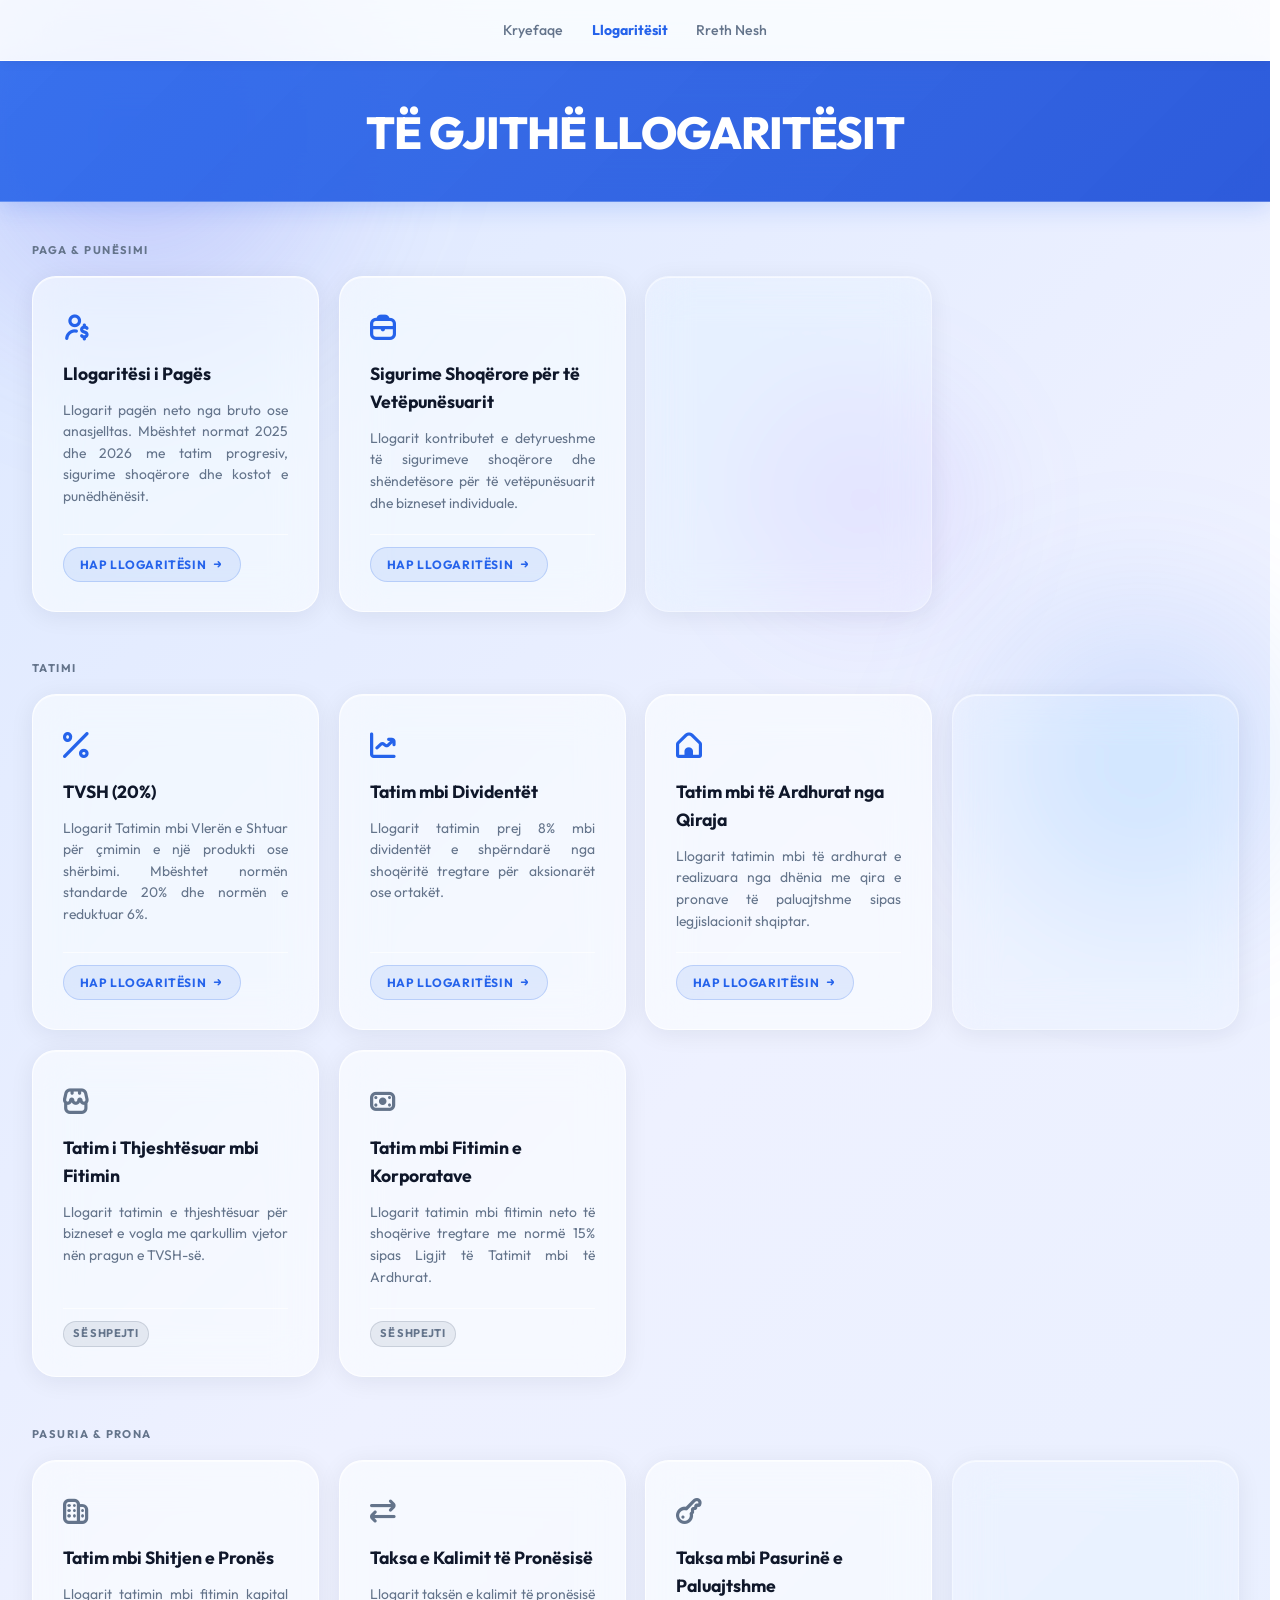
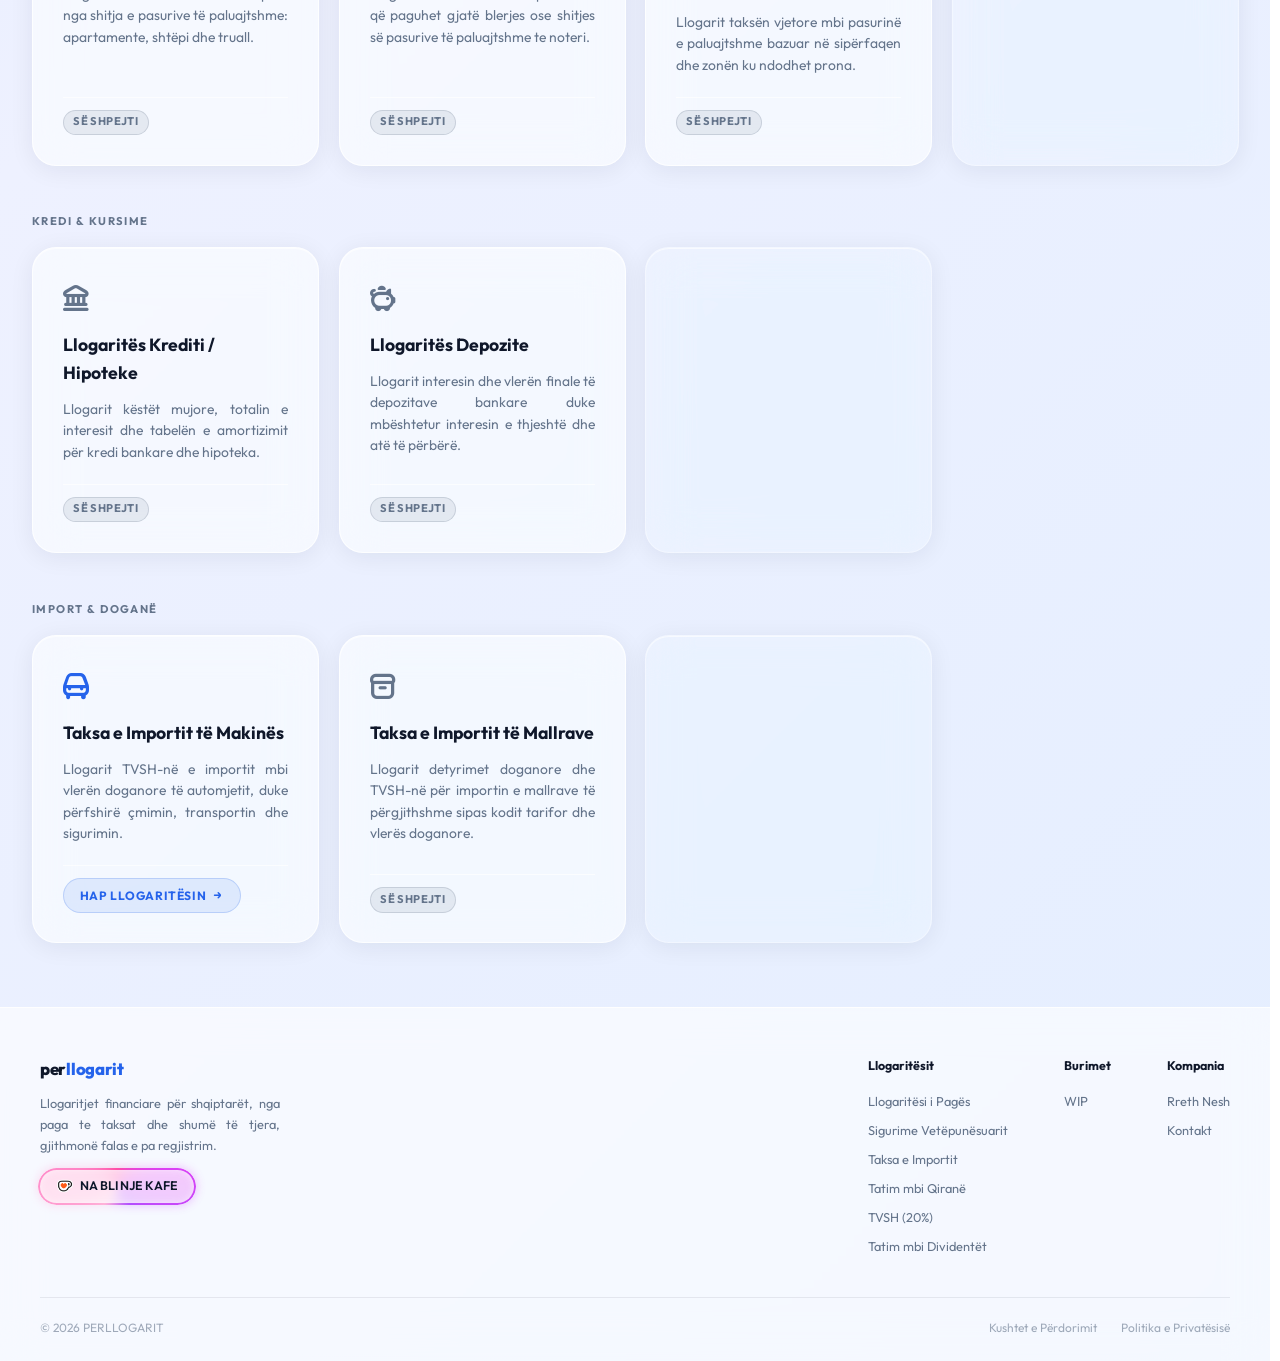
<file: llogaritesit.html>
<!DOCTYPE html>
<html lang="sq">
<head>
  <meta charset="UTF-8">
  <link rel="icon" type="image/png" href="/favicon_small.png">
  <meta name="viewport" content="width=device-width, initial-scale=1.0">
  <title>Llogaritësit Financiare - perllogarit</title>
  <meta name="description" content="Të gjithë llogaritësit financiarë falas: paga neto, sigurime vetëpunësimi, TVSH, tatim qiraje, tatim dividendësh dhe taksa importit. Normat e aktualizuara 2026.">
  <meta name="robots" content="index, follow">
  <link rel="canonical" href="https://perllogarit.al/llogaritesit">
  <meta property="og:type" content="website">
  <meta property="og:url" content="https://perllogarit.al/llogaritesit">
  <meta property="og:site_name" content="perllogarit">
  <meta property="og:locale" content="sq_AL">
  <meta property="og:title" content="Llogaritësit Financiare - perllogarit">
  <meta property="og:description" content="Të gjithë llogaritësit financiarë falas: paga neto, sigurime vetëpunësimi, TVSH, tatim qiraje, tatim dividendësh dhe taksa importit. Normat e aktualizuara 2026.">
  <meta name="twitter:card" content="summary">
  <meta name="twitter:title" content="Llogaritësit Financiare - perllogarit">
  <meta name="twitter:description" content="Të gjithë llogaritësit financiarë falas: paga neto, sigurime vetëpunësimi, TVSH, tatim qiraje, tatim dividendësh dhe taksa importit. Normat e aktualizuara 2026.">
  <link rel="preconnect" href="https://fonts.googleapis.com">
  <link rel="preconnect" href="https://fonts.gstatic.com" crossorigin>
  <link href="https://fonts.googleapis.com/css2?family=Outfit:wght@400;500;600;700;800;900&display=swap" rel="stylesheet">
  <link rel="stylesheet" href="icons/css/bold/rounded.css">
  <link rel="stylesheet" href="css/style.css">
  <script src="js/shared.js" defer></script>
  <script src="js/analytics.js" defer></script>
  <style>
    .llogaritesit-wrap {
      margin: 2.5rem auto 4rem;
    }
    .page-header-inner { text-align: center; }
    .calc-section { margin-bottom: 3rem; }
    .calc-section-title {
      font-size: .7rem; font-weight: 700; letter-spacing: .13em;
      text-transform: uppercase; color: var(--gray); opacity: .6;
      margin-bottom: 1rem;
    }
    .calc-card:not(.calc-card--soon):hover .calc-icon { transform: none; }

    .calc-card--adsense {
      padding: 0; overflow: hidden; cursor: default;
      background: rgba(255,255,255,.18);
      border-color: rgba(255,255,255,.35);
      min-height: 200px;
      align-items: stretch; justify-content: stretch;
    }
    .calc-card--adsense:hover {
      transform: none;
      box-shadow: var(--shadow-card);
      border-color: rgba(255,255,255,.35);
      background: rgba(255,255,255,.18);
    }
    .calc-card--adsense .adsbygoogle {
      flex: 1; width: 100%;
    }
  </style>

  <!-- Google Analytics 4 (G-28TE2F8NLS) -->
  <script async src="https://www.googletagmanager.com/gtag/js?id=G-28TE2F8NLS"></script>
  <script>
    window.dataLayer = window.dataLayer || [];
    function gtag(){dataLayer.push(arguments);}
    gtag('consent', 'default', {
      analytics_storage: 'denied',
      ad_storage: 'denied',
      ad_user_data: 'denied',
      ad_personalization: 'denied',
      wait_for_update: 500
    });
    gtag('js', new Date());
    gtag('config', 'G-28TE2F8NLS');
  </script>
  <!-- Google AdSense  ca-pub-1093058889887223 -->
  <script async src="https://pagead2.googlesyndication.com/pagead/js/adsbygoogle.js?client=ca-pub-1093058889887223" crossorigin="anonymous"></script>
</head>
<body>

<div class="bg-orb bg-orb-1"></div>
<div class="bg-orb bg-orb-2"></div>
<div class="bg-orb bg-orb-3"></div>

<nav class="nav">
  <div class="container nav-inner">
    <ul class="nav-links">
      <li><a href="/">Kryefaqe</a></li>
      <li><a href="llogaritesit" class="nav-active">Llogaritësit</a></li>
      <li><a href="rreth-nesh">Rreth Nesh</a></li>
    </ul>
  </div>
</nav>

<div class="fab-wrap">
  <div class="fab-menu" id="nav-mobile">
    <a href="/" class="fab-item">
      <span class="fab-label">Kryefaqe</span>
      <span class="fab-btn"><i class="fi fi-br-home"></i></span>
    </a>
    <a href="llogaritesit" class="fab-item nav-active">
      <span class="fab-label">Llogaritësit</span>
      <span class="fab-btn"><i class="fi fi-br-calculator"></i></span>
    </a>
    <a href="rreth-nesh" class="fab-item">
      <span class="fab-label">Rreth Nesh</span>
      <span class="fab-btn"><i class="fi fi-br-info"></i></span>
    </a>
  </div>
  <button class="nav-hamburger" onclick="toggleMenu()" aria-label="Menu">
    <i class="fi fi-br-menu-burger" id="hamburger-icon"></i>
  </button>
</div>

<div class="page-header">
  <div class="page-header-inner">
    <h1>TË GJITHË LLOGARITËSIT</h1>
  </div>
</div>

<div class="llogaritesit-wrap container">

  <!-- Paga & Punësimi -->
  <section class="calc-section">
    <p class="calc-section-title">Paga &amp; Punësimi</p>
    <div class="calc-grid">

      <a class="calc-card" href="calculators/paga">
        <div class="calc-icon"><i class="fi fi-br-user-salary"></i></div>
        <div class="calc-card-title">Llogaritësi i Pagës</div>
        <div class="calc-card-desc">Llogarit pagën neto nga bruto ose anasjelltas. Mbështet normat 2025 dhe 2026 me tatim progresiv, sigurime shoqërore dhe kostot e punëdhënësit.</div>
        <div class="calc-card-footer">
          <span class="calc-card-link">HAP LLOGARITËSIN <i class="fi fi-br-arrow-small-right"></i></span>
        </div>
      </a>

      <a class="calc-card" href="calculators/sigurime">
        <div class="calc-icon"><i class="fi fi-br-briefcase"></i></div>
        <div class="calc-card-title">Sigurime Shoqërore për të Vetëpunësuarit</div>
        <div class="calc-card-desc">Llogarit kontributet e detyrueshme të sigurimeve shoqërore dhe shëndetësore për të vetëpunësuarit dhe bizneset individuale.</div>
        <div class="calc-card-footer">
          <span class="calc-card-link">HAP LLOGARITËSIN <i class="fi fi-br-arrow-small-right"></i></span>
        </div>
      </a>

      <div class="calc-card calc-card--adsense">
        <ins class="adsbygoogle"
             style="display:block;width:100%;height:100%;min-height:200px"
             data-ad-client="ca-pub-1093058889887223"
             data-ad-slot="4297935284"
             data-ad-format="auto"
             data-full-width-responsive="true"></ins>
        <script>(adsbygoogle = window.adsbygoogle || []).push({});</script>
      </div>

    </div>
  </section>

  <!-- Tatimi -->
  <section class="calc-section">
    <p class="calc-section-title">Tatimi</p>
    <div class="calc-grid">

      <a class="calc-card" href="calculators/tvsh">
        <div class="calc-icon"><i class="fi fi-br-percentage"></i></div>
        <div class="calc-card-title">TVSH (20%)</div>
        <div class="calc-card-desc">Llogarit Tatimin mbi Vlerën e Shtuar për çmimin e një produkti ose shërbimi. Mbështet normën standarde 20% dhe normën e reduktuar 6%.</div>
        <div class="calc-card-footer">
          <span class="calc-card-link">HAP LLOGARITËSIN <i class="fi fi-br-arrow-small-right"></i></span>
        </div>
      </a>

      <a class="calc-card" href="calculators/dividende">
        <div class="calc-icon"><i class="fi fi-br-chart-line-up"></i></div>
        <div class="calc-card-title">Tatim mbi Dividentët</div>
        <div class="calc-card-desc">Llogarit tatimin prej 8% mbi dividentët e shpërndarë nga shoqëritë tregtare për aksionarët ose ortakët.</div>
        <div class="calc-card-footer">
          <span class="calc-card-link">HAP LLOGARITËSIN <i class="fi fi-br-arrow-small-right"></i></span>
        </div>
      </a>

      <a class="calc-card" href="calculators/qiraja">
        <div class="calc-icon"><i class="fi fi-br-home"></i></div>
        <div class="calc-card-title">Tatim mbi të Ardhurat nga Qiraja</div>
        <div class="calc-card-desc">Llogarit tatimin mbi të ardhurat e realizuara nga dhënia me qira e pronave të paluajtshme sipas legjislacionit shqiptar.</div>
        <div class="calc-card-footer">
          <span class="calc-card-link">HAP LLOGARITËSIN <i class="fi fi-br-arrow-small-right"></i></span>
        </div>
      </a>

      <div class="calc-card calc-card--adsense">
        <ins class="adsbygoogle"
             style="display:block;width:100%;height:100%;min-height:200px"
             data-ad-client="ca-pub-1093058889887223"
             data-ad-slot="6172750580"
             data-ad-format="auto"
             data-full-width-responsive="true"></ins>
        <script>(adsbygoogle = window.adsbygoogle || []).push({});</script>
      </div>

      <div class="calc-card calc-card--soon">
        <div class="calc-icon"><i class="fi fi-br-shop"></i></div>
        <div class="calc-card-title">Tatim i Thjeshtësuar mbi Fitimin</div>
        <div class="calc-card-desc">Llogarit tatimin e thjeshtësuar për bizneset e vogla me qarkullim vjetor nën pragun e TVSH-së.</div>
        <div class="calc-card-footer">
          <span class="badge-soon">Së shpejti</span>
        </div>
      </div>

      <div class="calc-card calc-card--soon">
        <div class="calc-icon"><i class="fi fi-br-money"></i></div>
        <div class="calc-card-title">Tatim mbi Fitimin e Korporatave</div>
        <div class="calc-card-desc">Llogarit tatimin mbi fitimin neto të shoqërive tregtare me normë 15% sipas Ligjit të Tatimit mbi të Ardhurat.</div>
        <div class="calc-card-footer">
          <span class="badge-soon">Së shpejti</span>
        </div>
      </div>

    </div>
  </section>

  <!-- Pasuria & Prona -->
  <section class="calc-section">
    <p class="calc-section-title">Pasuria &amp; Prona</p>
    <div class="calc-grid">

      <div class="calc-card calc-card--soon">
        <div class="calc-icon"><i class="fi fi-br-building"></i></div>
        <div class="calc-card-title">Tatim mbi Shitjen e Pronës</div>
        <div class="calc-card-desc">Llogarit tatimin mbi fitimin kapital nga shitja e pasurive të paluajtshme: apartamente, shtëpi dhe truall.</div>
        <div class="calc-card-footer">
          <span class="badge-soon">Së shpejti</span>
        </div>
      </div>

      <div class="calc-card calc-card--soon">
        <div class="calc-icon"><i class="fi fi-br-exchange"></i></div>
        <div class="calc-card-title">Taksa e Kalimit të Pronësisë</div>
        <div class="calc-card-desc">Llogarit taksën e kalimit të pronësisë që paguhet gjatë blerjes ose shitjes së pasurive të paluajtshme te noteri.</div>
        <div class="calc-card-footer">
          <span class="badge-soon">Së shpejti</span>
        </div>
      </div>

      <div class="calc-card calc-card--soon">
        <div class="calc-icon"><i class="fi fi-br-key"></i></div>
        <div class="calc-card-title">Taksa mbi Pasurinë e Paluajtshme</div>
        <div class="calc-card-desc">Llogarit taksën vjetore mbi pasurinë e paluajtshme bazuar në sipërfaqen dhe zonën ku ndodhet prona.</div>
        <div class="calc-card-footer">
          <span class="badge-soon">Së shpejti</span>
        </div>
      </div>

      <div class="calc-card calc-card--adsense">
        <ins class="adsbygoogle"
             style="display:block;width:100%;height:100%;min-height:200px"
             data-ad-client="ca-pub-1093058889887223"
             data-ad-slot="8663182550"
             data-ad-format="auto"
             data-full-width-responsive="true"></ins>
        <script>(adsbygoogle = window.adsbygoogle || []).push({});</script>
      </div>

    </div>
  </section>

  <!-- Kredi & Kursime -->
  <section class="calc-section">
    <p class="calc-section-title">Kredi &amp; Kursime</p>
    <div class="calc-grid">

      <div class="calc-card calc-card--soon">
        <div class="calc-icon"><i class="fi fi-br-bank"></i></div>
        <div class="calc-card-title">Llogaritës Krediti / Hipoteke</div>
        <div class="calc-card-desc">Llogarit këstët mujore, totalin e interesit dhe tabelën e amortizimit për kredi bankare dhe hipoteka.</div>
        <div class="calc-card-footer">
          <span class="badge-soon">Së shpejti</span>
        </div>
      </div>

      <div class="calc-card calc-card--soon">
        <div class="calc-icon"><i class="fi fi-br-piggy-bank"></i></div>
        <div class="calc-card-title">Llogaritës Depozite</div>
        <div class="calc-card-desc">Llogarit interesin dhe vlerën finale të depozitave bankare duke mbështetur interesin e thjeshtë dhe atë të përbërë.</div>
        <div class="calc-card-footer">
          <span class="badge-soon">Së shpejti</span>
        </div>
      </div>

      <div class="calc-card calc-card--adsense">
        <ins class="adsbygoogle"
             style="display:block;width:100%;height:100%;min-height:200px"
             data-ad-client="ca-pub-1093058889887223"
             data-ad-slot="5475285580"
             data-ad-format="auto"
             data-full-width-responsive="true"></ins>
        <script>(adsbygoogle = window.adsbygoogle || []).push({});</script>
      </div>

    </div>
  </section>

  <!-- Import & Doganë -->
  <section class="calc-section">
    <p class="calc-section-title">Import &amp; Doganë</p>
    <div class="calc-grid">

      <a class="calc-card" href="calculators/makina">
        <div class="calc-icon"><i class="fi fi-br-car"></i></div>
        <div class="calc-card-title">Taksa e Importit të Makinës</div>
        <div class="calc-card-desc">Llogarit TVSH-në e importit mbi vlerën doganore të automjetit, duke përfshirë çmimin, transportin dhe sigurimin.</div>
        <div class="calc-card-footer">
          <span class="calc-card-link">HAP LLOGARITËSIN <i class="fi fi-br-arrow-small-right"></i></span>
        </div>
      </a>

      <div class="calc-card calc-card--soon">
        <div class="calc-icon"><i class="fi fi-br-box"></i></div>
        <div class="calc-card-title">Taksa e Importit të Mallrave</div>
        <div class="calc-card-desc">Llogarit detyrimet doganore dhe TVSH-në për importin e mallrave të përgjithshme sipas kodit tarifor dhe vlerës doganore.</div>
        <div class="calc-card-footer">
          <span class="badge-soon">Së shpejti</span>
        </div>
      </div>

      <div class="calc-card calc-card--adsense">
        <ins class="adsbygoogle"
             style="display:block;width:100%;height:100%;min-height:200px"
             data-ad-client="ca-pub-1093058889887223"
             data-ad-slot="8564483353"
             data-ad-format="auto"
             data-full-width-responsive="true"></ins>
        <script>(adsbygoogle = window.adsbygoogle || []).push({});</script>
      </div>

    </div>
  </section>

</div>

<div id="site-footer"></div>

<script>
(function() {
  if (!('IntersectionObserver' in window)) return;
  const io = new IntersectionObserver(entries => {
    entries.forEach(e => {
      if (e.isIntersecting) { e.target.classList.add('visible'); io.unobserve(e.target); }
    });
  }, { rootMargin: '0px 0px -40px 0px', threshold: 0.08 });

  document.querySelectorAll('.calc-section-title').forEach(el => {
    el.classList.add('reveal');
    io.observe(el);
  });

  document.querySelectorAll('.calc-section').forEach(section => {
    section.querySelectorAll('.calc-card').forEach((card, i) => {
      card.classList.add('reveal');
      card.style.transitionDelay = (i * 0.1) + 's';
      io.observe(card);
    });
  });
})();
</script>

</body>
</html>
</file>
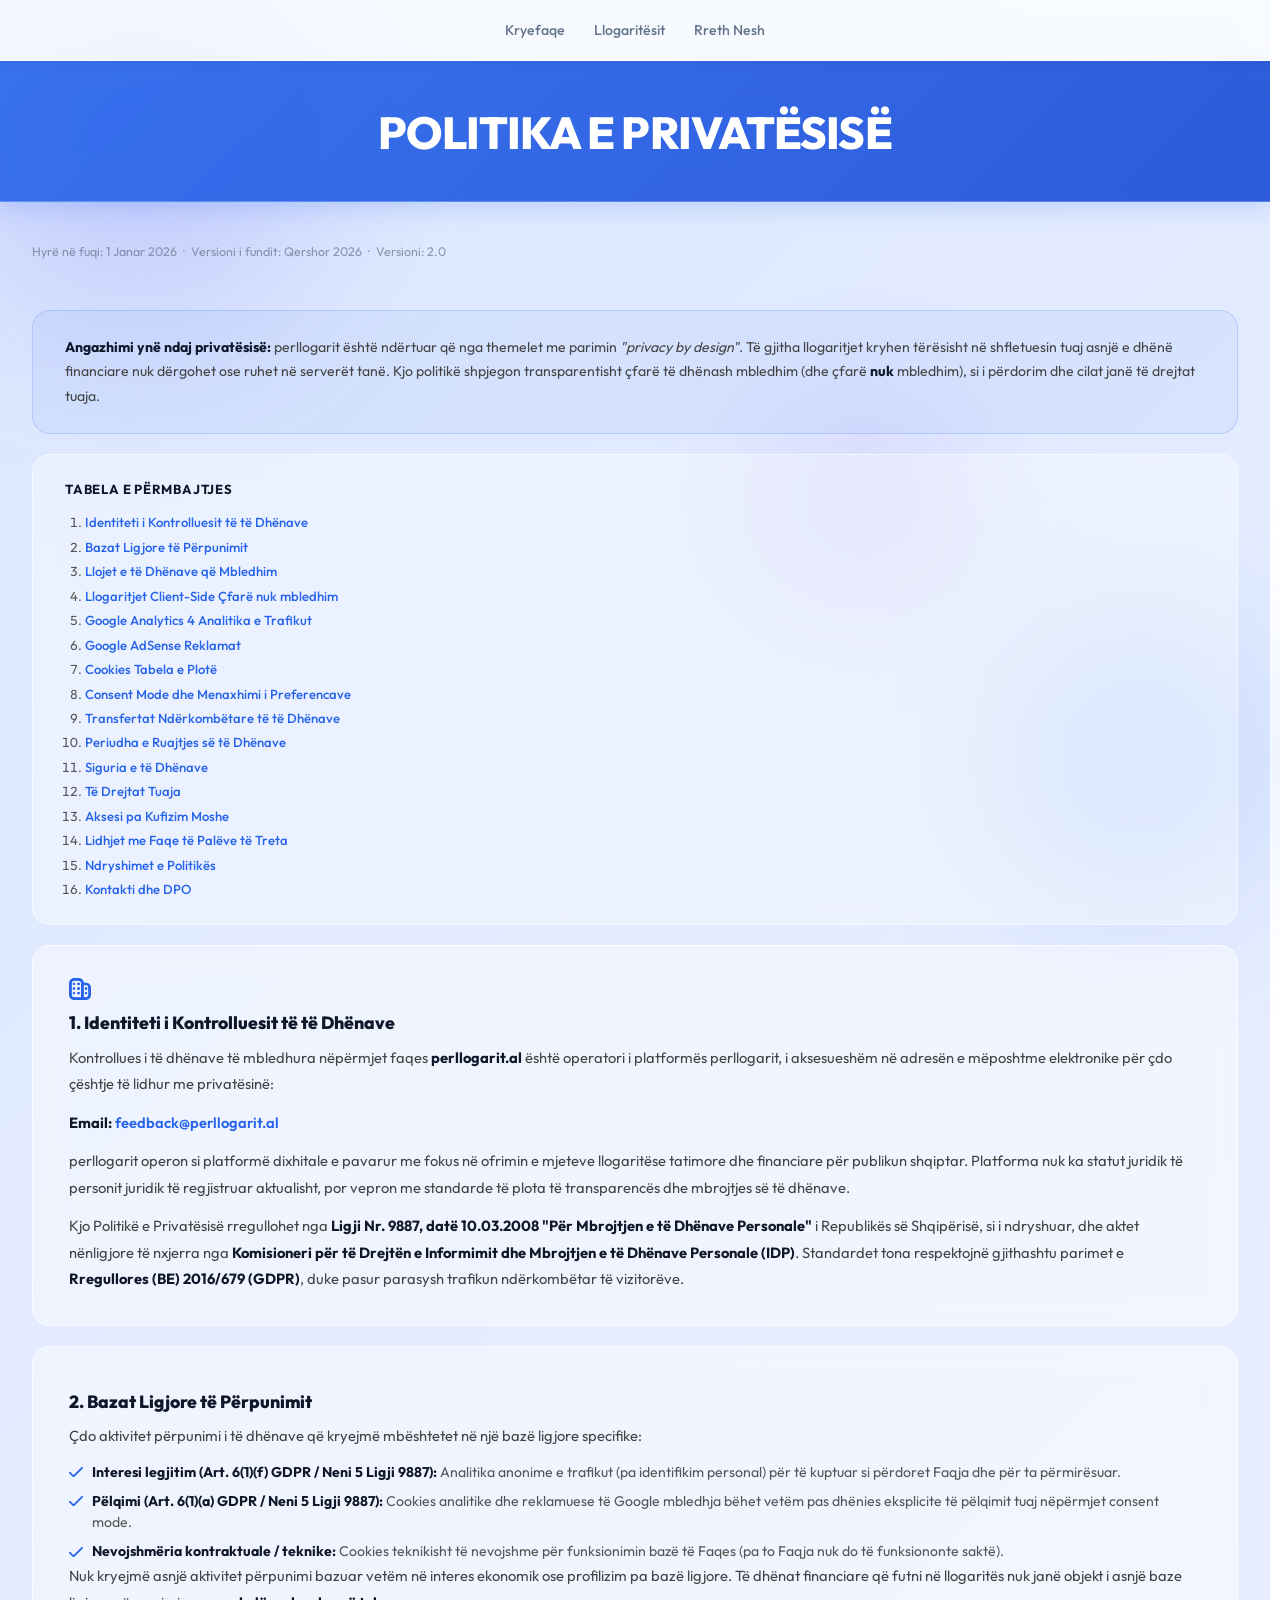
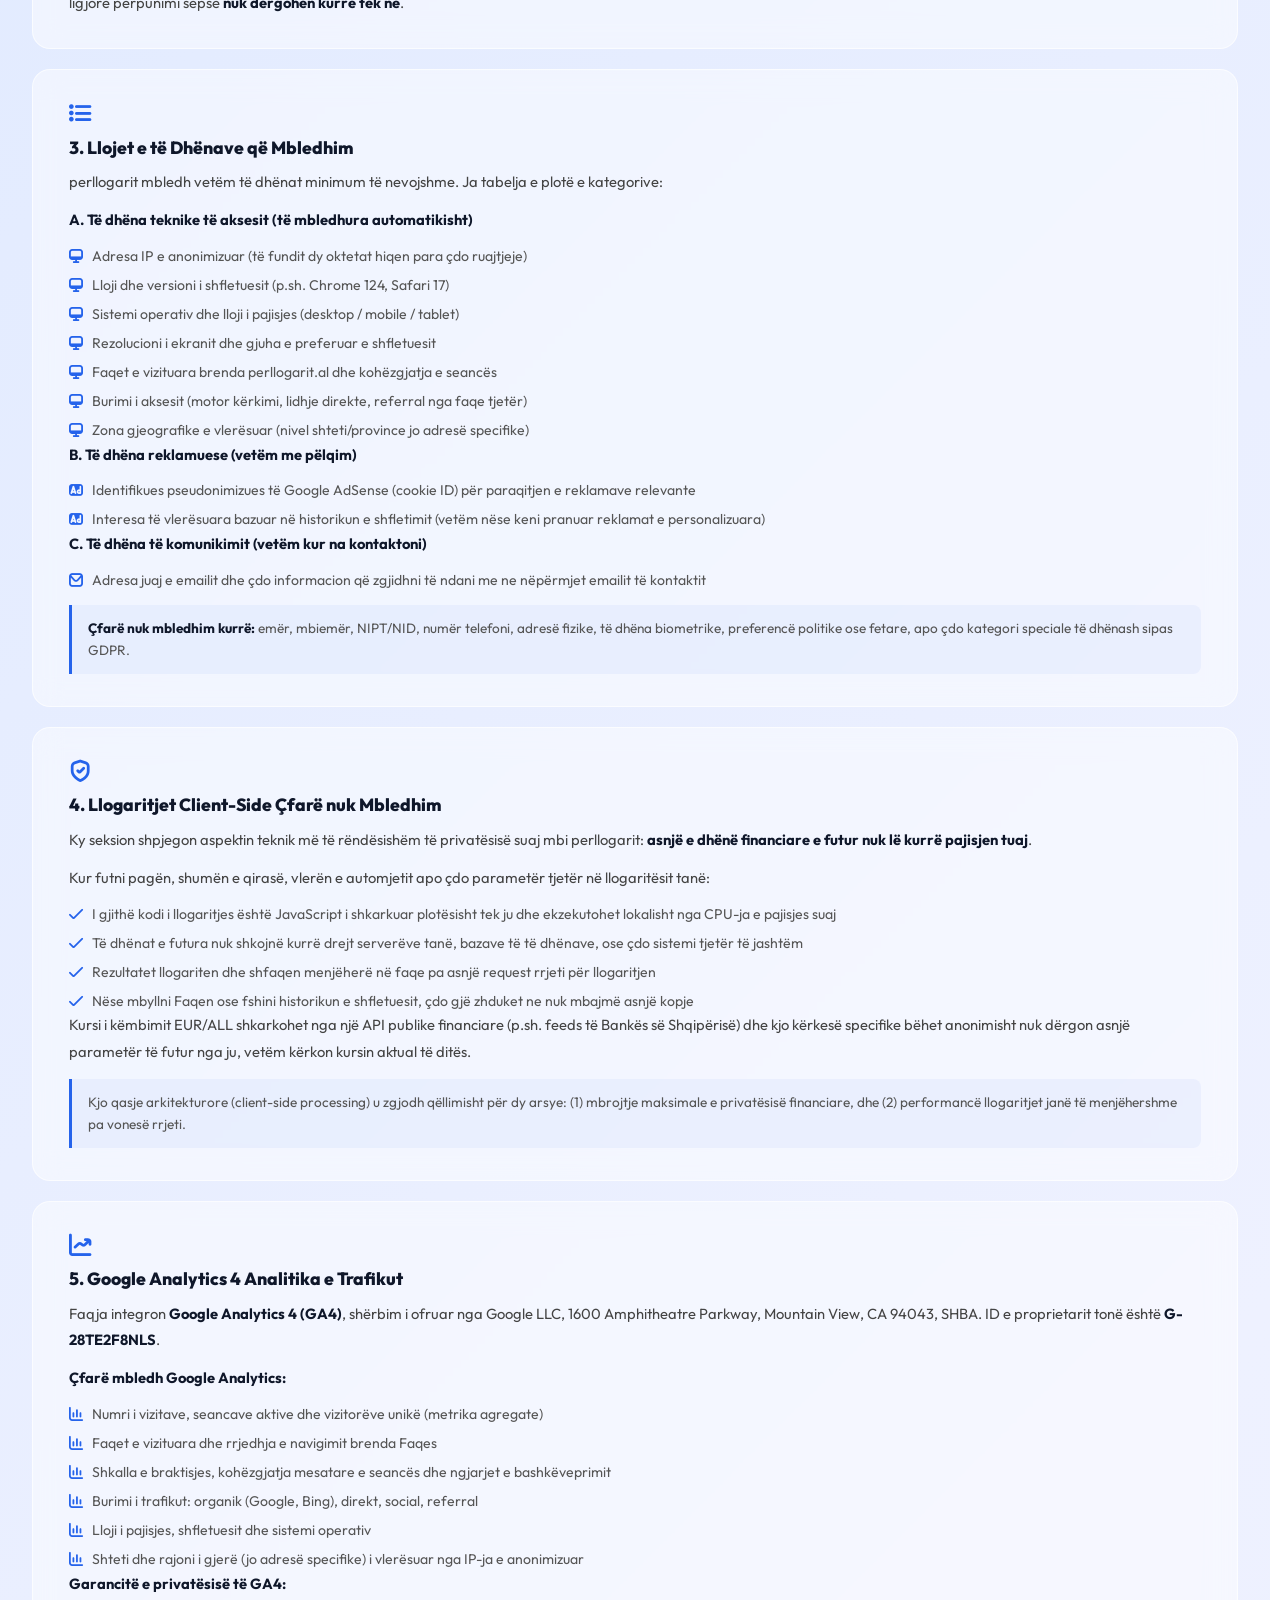
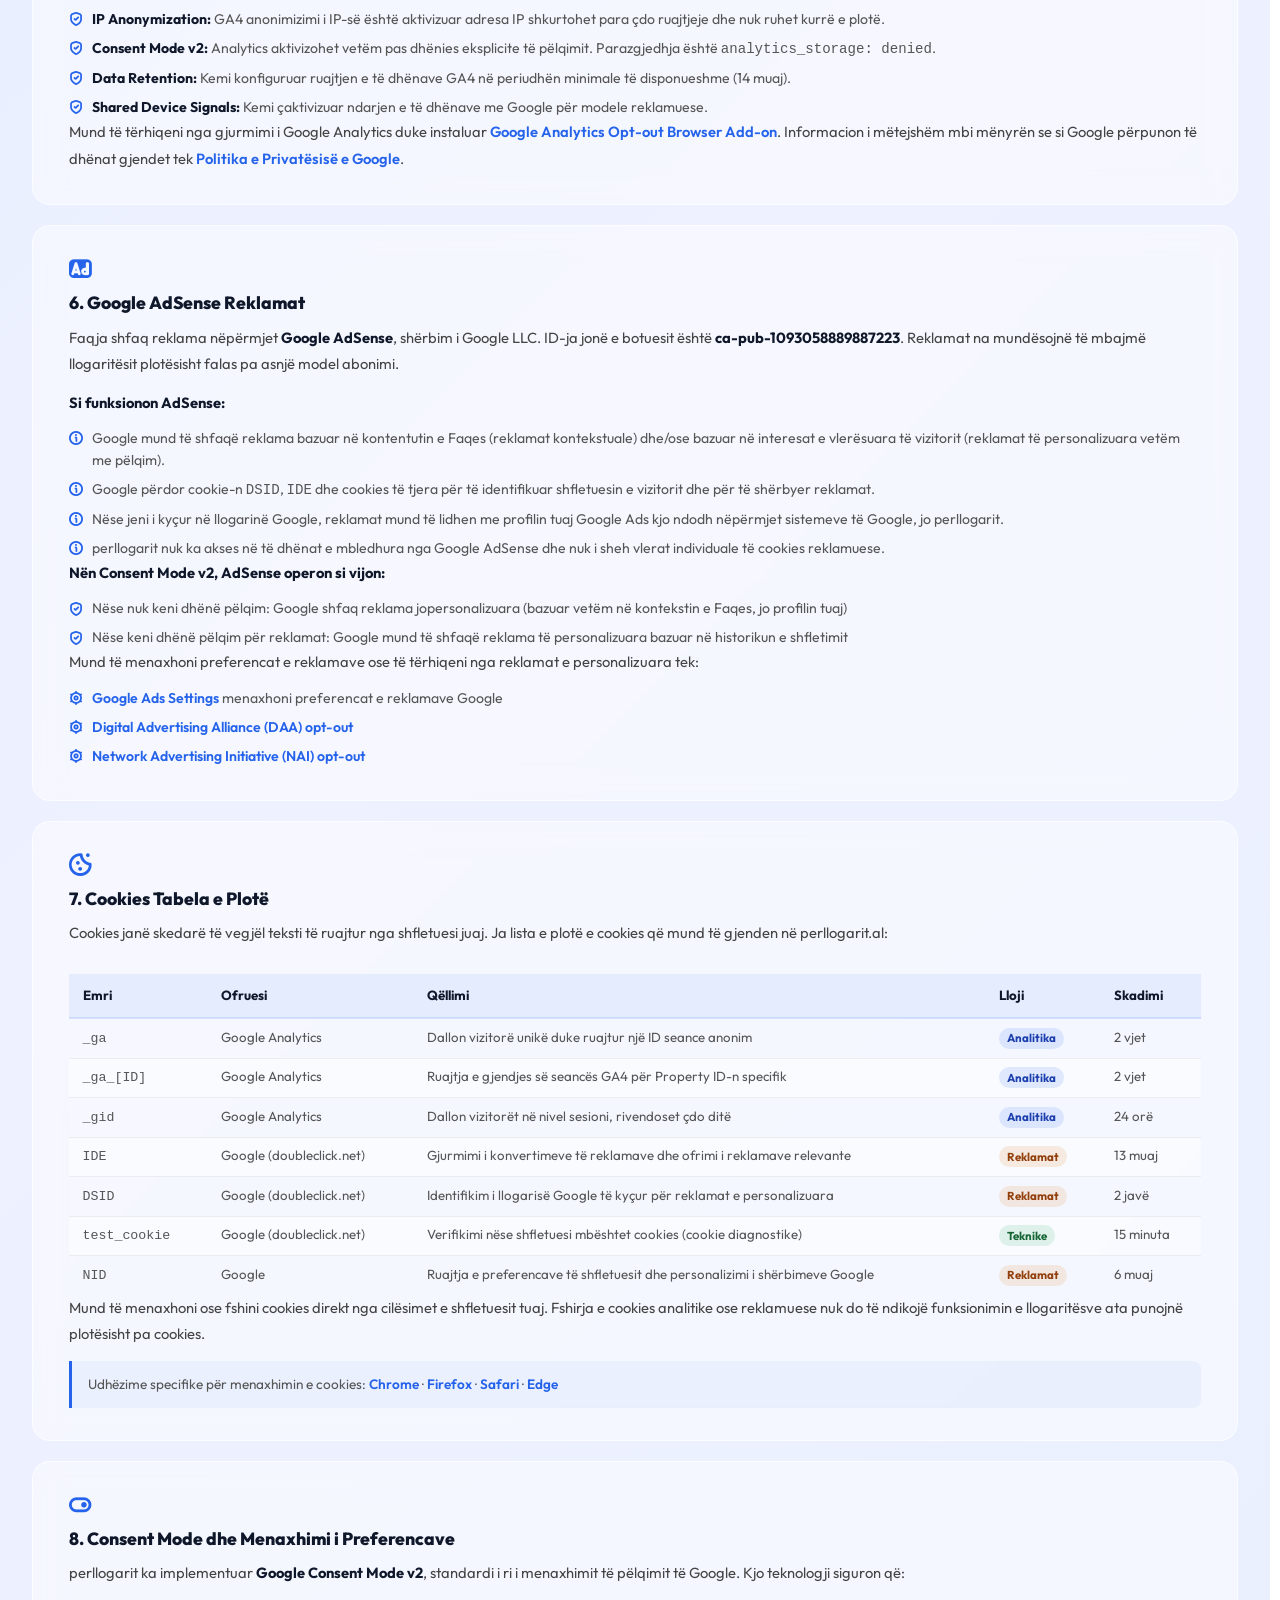
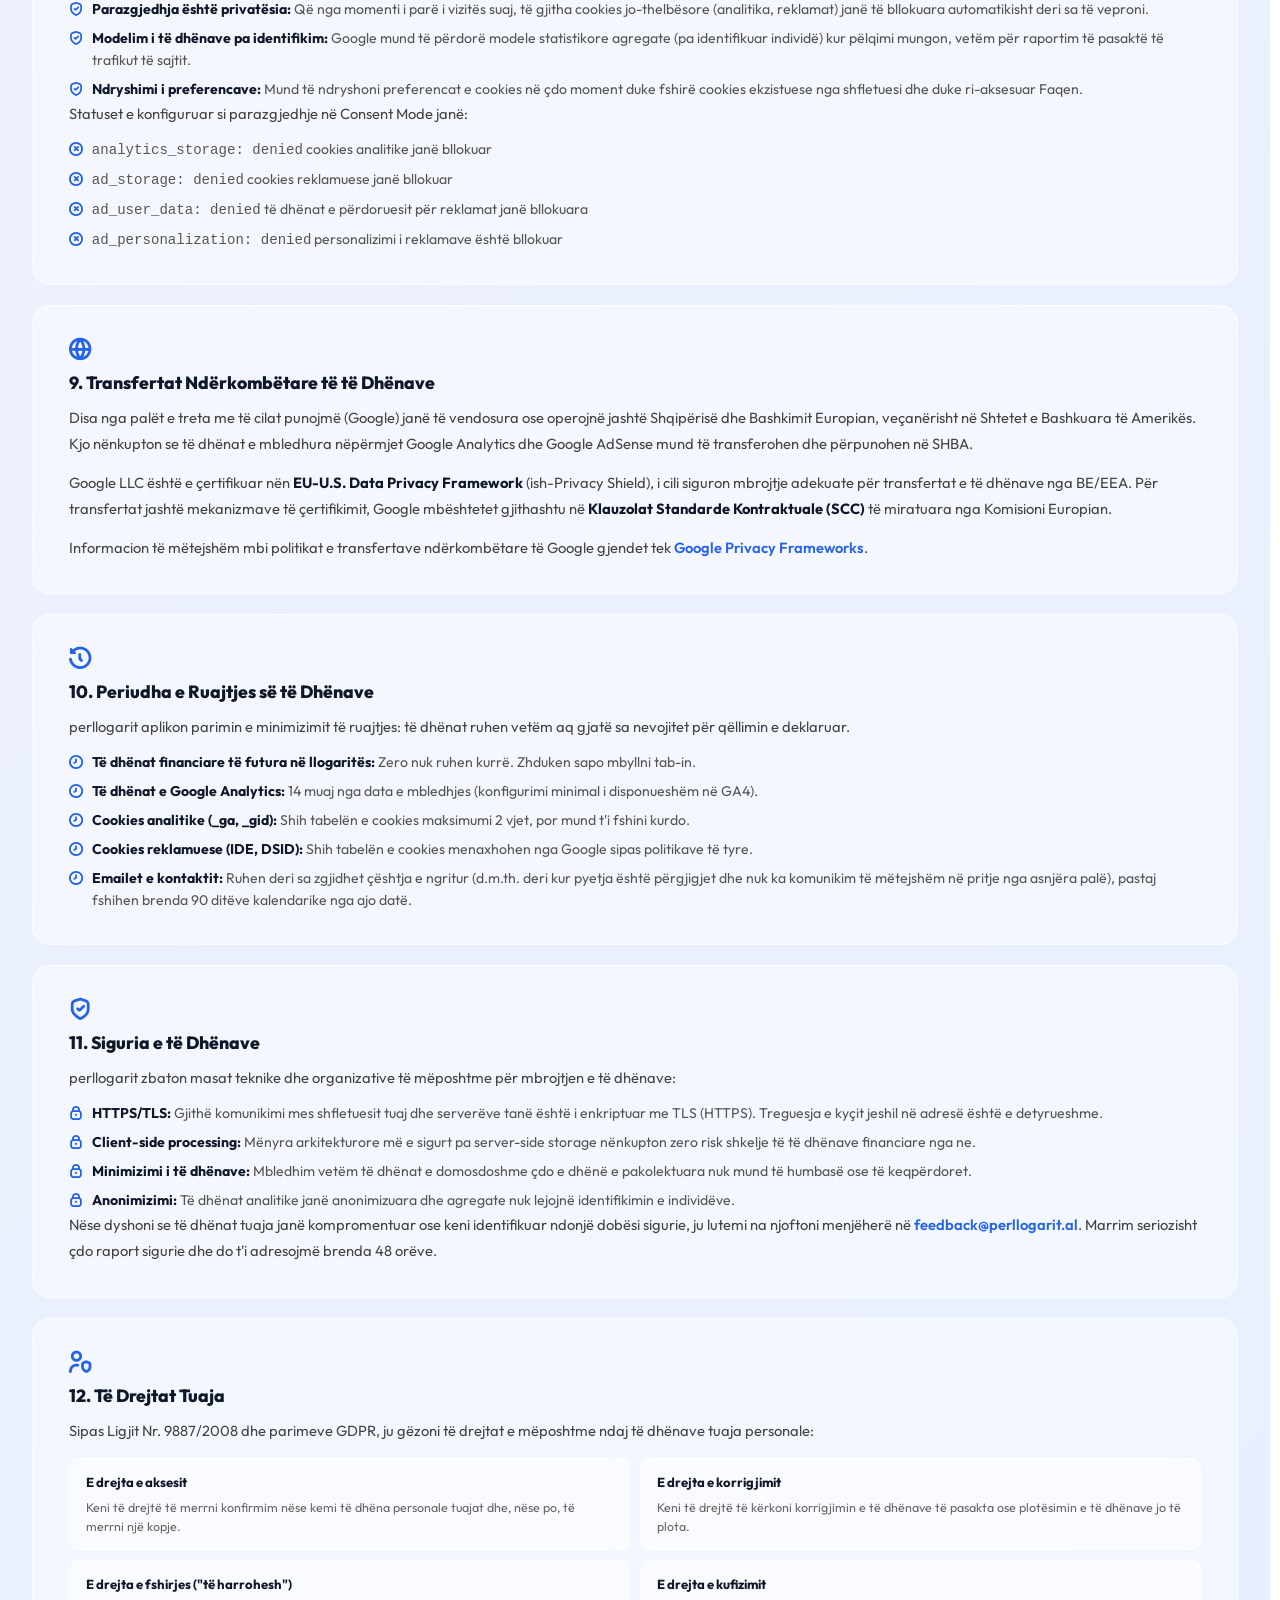
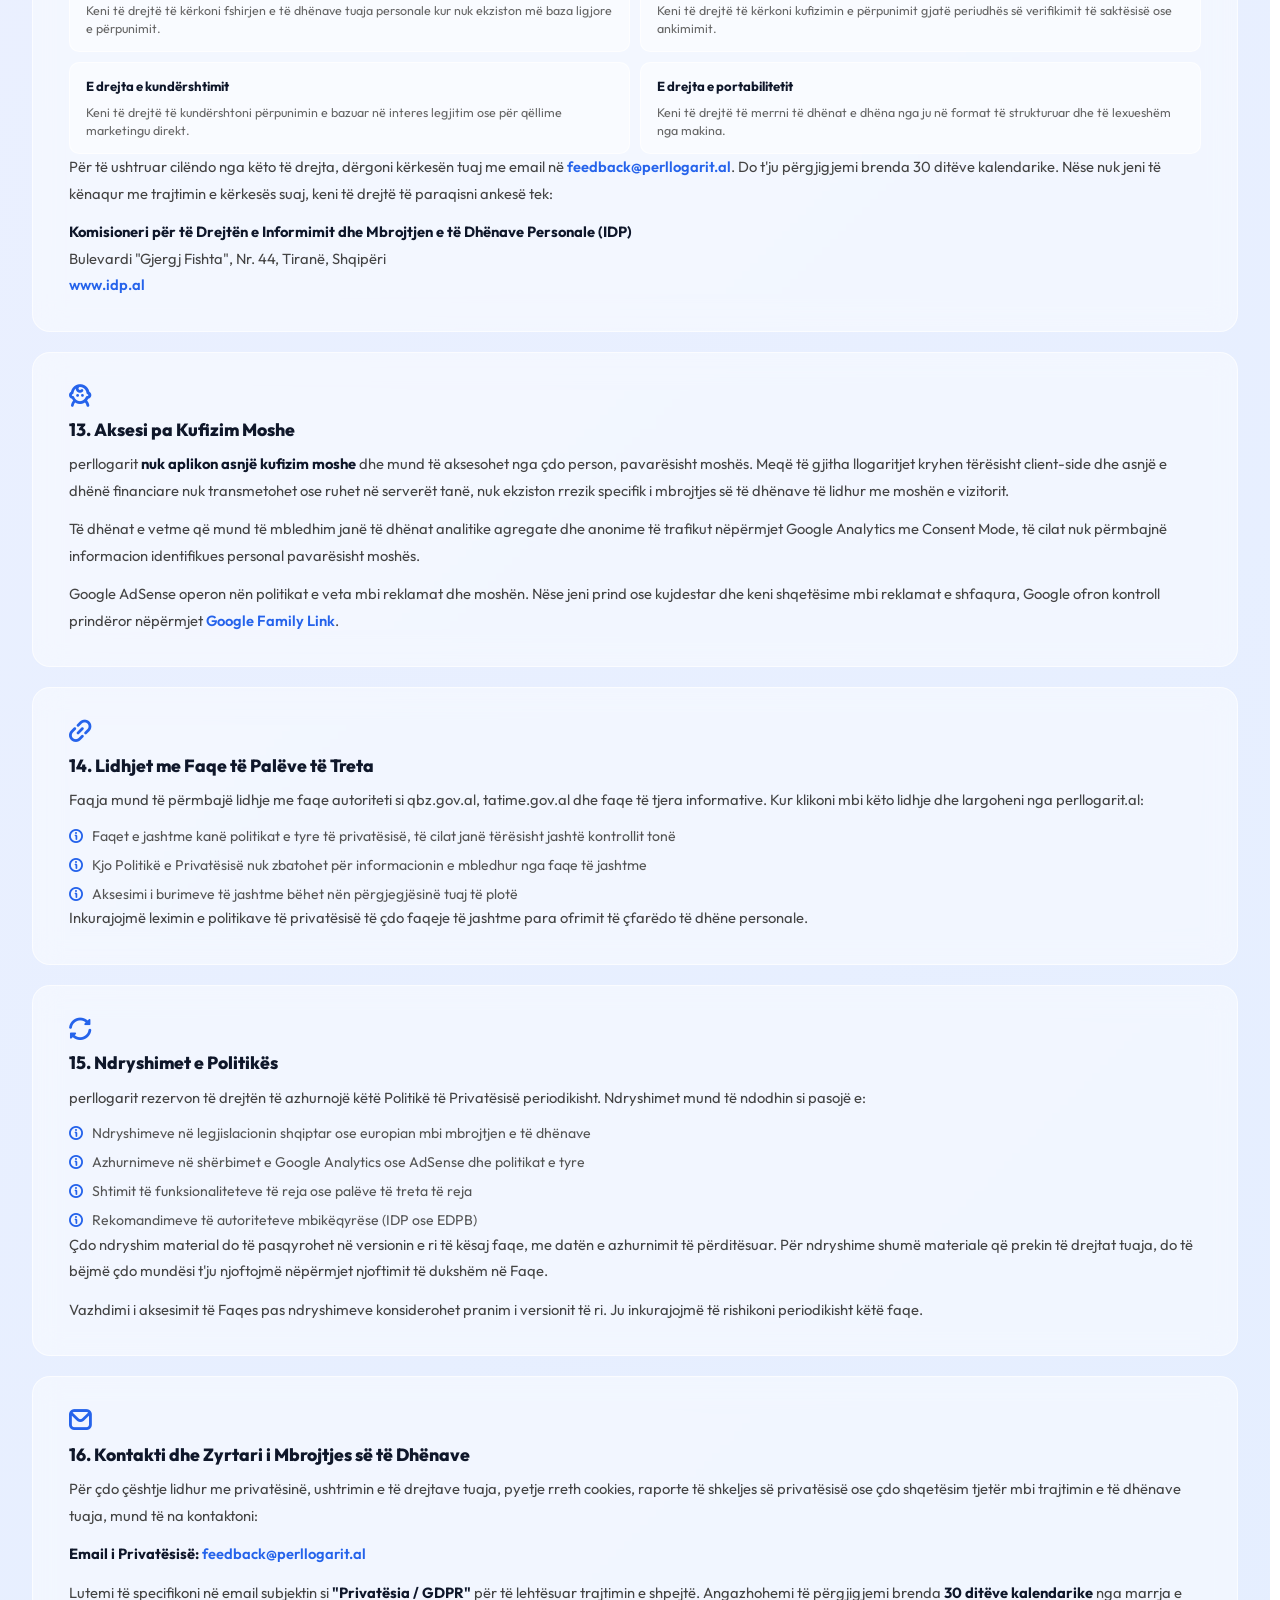
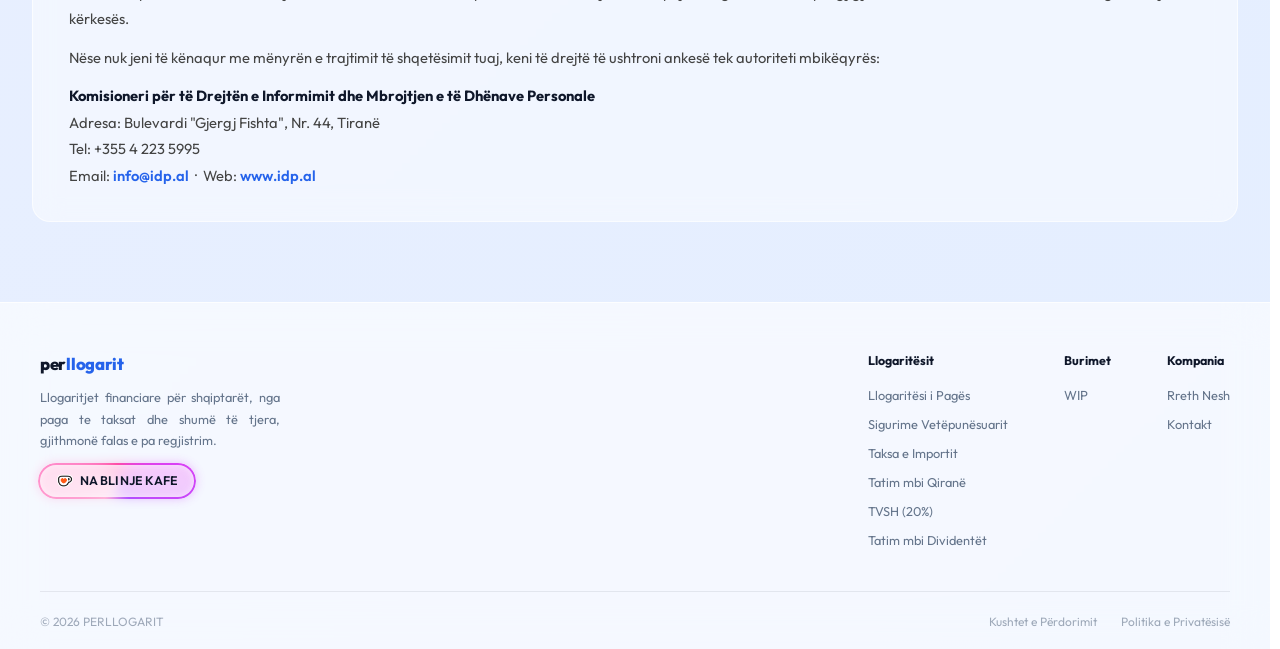
<file: politika-e-privatesise.html>
<!DOCTYPE html>
<html lang="sq">
<head>
  <meta charset="UTF-8">
  <link rel="icon" type="image/png" href="/favicon_small.png">
  <meta name="viewport" content="width=device-width, initial-scale=1.0">
  <title>Politika e Privatësisë - perllogarit</title>
  <meta name="description" content="Politika e privatësisë së perllogarit. Të dhënat financiare nuk largohen kurrë nga shfletuesi juaj. Shpjegim i plotë mbi cookies, Google Analytics dhe të drejtat tuaja.">
  <meta name="robots" content="index, follow">
  <link rel="canonical" href="https://perllogarit.al/politika-e-privatesise">
  <meta property="og:type" content="website">
  <meta property="og:url" content="https://perllogarit.al/politika-e-privatesise">
  <meta property="og:site_name" content="perllogarit">
  <meta property="og:locale" content="sq_AL">
  <meta property="og:title" content="Politika e Privatësisë - perllogarit">
  <meta property="og:description" content="Politika e privatësisë së perllogarit. Të dhënat financiare nuk largohen kurrë nga shfletuesi juaj. Shpjegim i plotë mbi cookies, Google Analytics dhe të drejtat tuaja.">
  <meta name="twitter:card" content="summary">
  <meta name="twitter:title" content="Politika e Privatësisë - perllogarit">
  <meta name="twitter:description" content="Politika e privatësisë së perllogarit. Të dhënat financiare nuk largohen kurrë nga shfletuesi juaj. Shpjegim i plotë mbi cookies, Google Analytics dhe të drejtat tuaja.">
  <link rel="preconnect" href="https://fonts.googleapis.com">
  <link rel="preconnect" href="https://fonts.gstatic.com" crossorigin>
  <link href="https://fonts.googleapis.com/css2?family=Outfit:wght@400;500;600;700;800;900&display=swap" rel="stylesheet">
  <link rel="stylesheet" href="icons/css/bold/rounded.css">
  <link rel="stylesheet" href="css/style.css">
  <script src="js/shared.js" defer></script>
  <script src="js/analytics.js" defer></script>
  <style>
    .legal-wrap {
      margin: 2.5rem auto 5rem;
      display: flex;
      flex-direction: column;
      gap: 1.25rem;
    }

    .legal-card {
      background: rgba(255,255,255,.45);
      -webkit-backdrop-filter: blur(14px);
      backdrop-filter: blur(14px);
      border: 1.5px solid rgba(255,255,255,.65);
      border-radius: var(--r-lg);
      padding: 2rem 2.25rem;
    }

    .legal-card-icon {
      font-size: 1.4rem;
      color: var(--blue);
      margin-bottom: .75rem;
      display: flex;
      align-items: center;
    }

    .legal-card-title {
      font-size: 1.1rem;
      font-weight: 800;
      color: var(--navy);
      margin-bottom: .65rem;
      line-height: 1.25;
    }

    .legal-card-body {
      font-size: .92rem;
      line-height: 1.8;
      color: #444;
    }

    .legal-card-body p + p { margin-top: .75rem; }

    .legal-card-body strong { color: var(--navy); }

    .legal-card-body ul {
      list-style: none;
      padding: 0;
      margin: .75rem 0 0;
      display: flex;
      flex-direction: column;
      gap: .45rem;
    }

    .legal-card-body ul li {
      display: flex;
      align-items: flex-start;
      gap: .55rem;
      font-size: .88rem;
      color: #555;
      line-height: 1.55;
    }

    .legal-card-body ul li i {
      color: var(--blue);
      flex-shrink: 0;
      line-height: 0;
      display: inline-flex;
      align-items: center;
      margin-top: .2rem;
    }

    .legal-card-icon .fi {
      line-height: 0;
      display: inline-flex;
      align-items: center;
    }

    .legal-meta {
      font-size: .78rem;
      color: var(--gray);
      margin-bottom: 1.75rem;
      opacity: .7;
    }

    .legal-disclaimer {
      background: rgba(37,99,235,.06);
      border: 1.5px solid rgba(37,99,235,.18);
      border-radius: var(--r-lg);
      padding: 1.5rem 2rem;
      font-size: .88rem;
      line-height: 1.75;
      color: #444;
    }

    .legal-disclaimer strong { color: var(--navy); }

    .legal-toc {
      background: rgba(255,255,255,.35);
      -webkit-backdrop-filter: blur(10px);
      backdrop-filter: blur(10px);
      border: 1.5px solid rgba(255,255,255,.55);
      border-radius: var(--r-lg);
      padding: 1.5rem 2rem;
    }

    .legal-toc-title {
      font-size: .82rem;
      font-weight: 700;
      color: var(--navy);
      text-transform: uppercase;
      letter-spacing: .06em;
      margin-bottom: .85rem;
    }

    .legal-toc ol {
      margin: 0;
      padding-left: 1.25rem;
      display: flex;
      flex-direction: column;
      gap: .3rem;
    }

    .legal-toc ol li {
      font-size: .82rem;
      color: #555;
      line-height: 1.5;
    }

    .legal-toc ol li a {
      color: var(--blue);
      text-decoration: none;
      font-weight: 500;
    }

    .legal-toc ol li a:hover { text-decoration: underline; }

    .note-box {
      background: rgba(37,99,235,.05);
      border-left: 3px solid var(--blue);
      border-radius: 0 8px 8px 0;
      padding: .75rem 1rem;
      margin-top: .85rem;
      font-size: .85rem;
      color: #555;
      line-height: 1.65;
    }

    .cookie-table {
      width: 100%;
      border-collapse: collapse;
      margin-top: .85rem;
      font-size: .83rem;
    }

    .cookie-table th {
      background: rgba(37,99,235,.08);
      color: var(--navy);
      font-weight: 700;
      text-align: left;
      padding: .6rem .85rem;
      border-bottom: 2px solid rgba(37,99,235,.15);
    }

    .cookie-table td {
      padding: .55rem .85rem;
      border-bottom: 1px solid rgba(0,0,0,.06);
      color: #555;
      vertical-align: top;
      line-height: 1.5;
    }

    .cookie-table tr:last-child td { border-bottom: none; }

    .cookie-table tr:nth-child(even) td { background: rgba(255,255,255,.4); }

    .badge {
      display: inline-block;
      font-size: .72rem;
      font-weight: 700;
      padding: .15rem .5rem;
      border-radius: 20px;
      line-height: 1.4;
    }

    .badge-necessary {
      background: rgba(22,163,74,.12);
      color: #166534;
    }

    .badge-analytics {
      background: rgba(37,99,235,.12);
      color: #1e40af;
    }

    .badge-advertising {
      background: rgba(217,119,6,.12);
      color: #92400e;
    }

    .rights-grid {
      display: grid;
      grid-template-columns: 1fr 1fr;
      gap: .65rem;
      margin-top: .85rem;
    }

    .rights-item {
      background: rgba(255,255,255,.5);
      border: 1px solid rgba(255,255,255,.7);
      border-radius: 10px;
      padding: .75rem 1rem;
    }

    .rights-item-title {
      font-size: .82rem;
      font-weight: 700;
      color: var(--navy);
      margin-bottom: .3rem;
    }

    .rights-item-body {
      font-size: .78rem;
      color: #666;
      line-height: 1.5;
    }

    .legal-link {
      color: var(--blue);
      font-weight: 600;
      text-decoration: none;
    }

    .legal-link:hover { text-decoration: underline; }

    .table-scroll {
      overflow-x: auto;
      margin-top: .85rem;
    }

    @media (max-width: 620px) {
      .rights-grid { grid-template-columns: 1fr; }
      .cookie-table { font-size: .76rem; }
      .cookie-table th,
      .cookie-table td { padding: .45rem .6rem; }
    }

    @media (max-width: 520px) {
      .legal-card { padding: 1.5rem 1.25rem; }
      .legal-disclaimer { padding: 1.25rem 1rem; }
      .legal-toc { padding: 1.25rem 1rem; }
    }
  </style>

  <!-- Google Analytics 4 -->
  <script async src="https://www.googletagmanager.com/gtag/js?id=G-28TE2F8NLS"></script>
  <script>
    window.dataLayer = window.dataLayer || [];
    function gtag(){dataLayer.push(arguments);}
    gtag('consent', 'default', {
      analytics_storage: 'denied',
      ad_storage: 'denied',
      ad_user_data: 'denied',
      ad_personalization: 'denied',
      wait_for_update: 500
    });
    gtag('js', new Date());
    gtag('config', 'G-28TE2F8NLS');
  </script>
  <!-- Google AdSense ca-pub-1093058889887223 -->
  <script async src="https://pagead2.googlesyndication.com/pagead/js/adsbygoogle.js?client=ca-pub-1093058889887223" crossorigin="anonymous"></script>
</head>
<body>

<div class="bg-orb bg-orb-1"></div>
<div class="bg-orb bg-orb-2"></div>
<div class="bg-orb bg-orb-3"></div>

<nav class="nav">
  <div class="container nav-inner">
    <ul class="nav-links">
      <li><a href="/">Kryefaqe</a></li>
      <li><a href="llogaritesit">Llogaritësit</a></li>
      <li><a href="rreth-nesh">Rreth Nesh</a></li>
    </ul>
  </div>
</nav>

<div class="page-header">
  <div class="page-header-inner" style="text-align:center">
    <h1>POLITIKA E PRIVATËSISË</h1>
  </div>
</div>

<div class="legal-wrap container">

  <p class="legal-meta">Hyrë në fuqi: 1 Janar 2026 &nbsp;&middot;&nbsp; Versioni i fundit: Qershor 2026 &nbsp;&middot;&nbsp; Versioni: 2.0</p>

  <!-- Intro box -->
  <div class="legal-disclaimer">
    <strong>Angazhimi ynë ndaj privatësisë:</strong> perllogarit është ndërtuar që nga themelet me parimin <em>"privacy by design"</em>. Të gjitha llogaritjet kryhen tërësisht në shfletuesin tuaj asnjë e dhënë financiare nuk dërgohet ose ruhet në serverët tanë. Kjo politikë shpjegon transparentisht çfarë të dhënash mbledhim (dhe çfarë <strong>nuk</strong> mbledhim), si i përdorim dhe cilat janë të drejtat tuaja.
  </div>

  <!-- Tabela e Përmbajtjes -->
  <div class="legal-toc">
    <div class="legal-toc-title">Tabela e Përmbajtjes</div>
    <ol>
      <li><a href="#kontrollues">Identiteti i Kontrolluesit të të Dhënave</a></li>
      <li><a href="#bazat">Bazat Ligjore të Përpunimit</a></li>
      <li><a href="#llojet">Llojet e të Dhënave që Mbledhim</a></li>
      <li><a href="#client-side">Llogaritjet Client-Side Çfarë nuk mbledhim</a></li>
      <li><a href="#analytics">Google Analytics 4 Analitika e Trafikut</a></li>
      <li><a href="#adsense">Google AdSense Reklamat</a></li>
      <li><a href="#cookies">Cookies Tabela e Plotë</a></li>
      <li><a href="#consent">Consent Mode dhe Menaxhimi i Preferencave</a></li>
      <li><a href="#transfertat">Transfertat Ndërkombëtare të të Dhënave</a></li>
      <li><a href="#ruajtja">Periudha e Ruajtjes së të Dhënave</a></li>
      <li><a href="#siguria">Siguria e të Dhënave</a></li>
      <li><a href="#te-drejtat">Të Drejtat Tuaja</a></li>
      <li><a href="#femijte">Aksesi pa Kufizim Moshe</a></li>
      <li><a href="#palë-treta">Lidhjet me Faqe të Palëve të Treta</a></li>
      <li><a href="#ndryshimet">Ndryshimet e Politikës</a></li>
      <li><a href="#kontakti">Kontakti dhe DPO</a></li>
    </ol>
  </div>

  <!-- 1. Kontrollues -->
  <div class="legal-card" id="kontrollues">
    <div class="legal-card-icon"><i class="fi fi-br-building"></i></div>
    <div class="legal-card-title">1. Identiteti i Kontrolluesit të të Dhënave</div>
    <div class="legal-card-body">
      <p>Kontrollues i të dhënave të mbledhura nëpërmjet faqes <strong>perllogarit.al</strong> është operatori i platformës perllogarit, i aksesueshëm në adresën e mëposhtme elektronike për çdo çështje të lidhur me privatësinë:</p>
      <p><strong>Email:</strong> <a href="mailto:feedback@perllogarit.al" class="legal-link">feedback@perllogarit.al</a></p>
      <p>perllogarit operon si platformë dixhitale e pavarur me fokus në ofrimin e mjeteve llogaritëse tatimore dhe financiare për publikun shqiptar. Platforma nuk ka statut juridik të personit juridik të regjistruar aktualisht, por vepron me standarde të plota të transparencës dhe mbrojtjes së të dhënave.</p>
      <p>Kjo Politikë e Privatësisë rregullohet nga <strong>Ligji Nr. 9887, datë 10.03.2008 "Për Mbrojtjen e të Dhënave Personale"</strong> i Republikës së Shqipërisë, si i ndryshuar, dhe aktet nënligjore të nxjerra nga <strong>Komisioneri për të Drejtën e Informimit dhe Mbrojtjen e të Dhënave Personale (IDP)</strong>. Standardet tona respektojnë gjithashtu parimet e <strong>Rregullores (BE) 2016/679 (GDPR)</strong>, duke pasur parasysh trafikun ndërkombëtar të vizitorëve.</p>
    </div>
  </div>

  <!-- 2. Bazat ligjore -->
  <div class="legal-card" id="bazat">
    <div class="legal-card-icon"><i class="fi fi-br-balance-scale"></i></div>
    <div class="legal-card-title">2. Bazat Ligjore të Përpunimit</div>
    <div class="legal-card-body">
      <p>Çdo aktivitet përpunimi i të dhënave që kryejmë mbështetet në një bazë ligjore specifike:</p>
      <ul>
        <li><i class="fi fi-br-check"></i><span><strong>Interesi legjitim (Art. 6(1)(f) GDPR / Neni 5 Ligji 9887):</strong> Analitika anonime e trafikut (pa identifikim personal) për të kuptuar si përdoret Faqja dhe për ta përmirësuar.</span></li>
        <li><i class="fi fi-br-check"></i><span><strong>Pëlqimi (Art. 6(1)(a) GDPR / Neni 5 Ligji 9887):</strong> Cookies analitike dhe reklamuese të Google mbledhja bëhet vetëm pas dhënies eksplicite të pëlqimit tuaj nëpërmjet consent mode.</span></li>
        <li><i class="fi fi-br-check"></i><span><strong>Nevojshmëria kontraktuale / teknike:</strong> Cookies teknikisht të nevojshme për funksionimin bazë të Faqes (pa to Faqja nuk do të funksiononte saktë).</span></li>
      </ul>
      <p>Nuk kryejmë asnjë aktivitet përpunimi bazuar vetëm në interes ekonomik ose profilizim pa bazë ligjore. Të dhënat financiare që futni në llogaritës nuk janë objekt i asnjë baze ligjore përpunimi sepse <strong>nuk dërgohen kurrë tek ne</strong>.</p>
    </div>
  </div>

  <!-- 3. Llojet e të dhënave -->
  <div class="legal-card" id="llojet">
    <div class="legal-card-icon"><i class="fi fi-br-list"></i></div>
    <div class="legal-card-title">3. Llojet e të Dhënave që Mbledhim</div>
    <div class="legal-card-body">
      <p>perllogarit mbledh vetëm të dhënat minimum të nevojshme. Ja tabelja e plotë e kategorive:</p>

      <p><strong>A. Të dhëna teknike të aksesit (të mbledhura automatikisht)</strong></p>
      <ul>
        <li><i class="fi fi-br-computer"></i><span>Adresa IP e anonimizuar (të fundit dy oktetat hiqen para çdo ruajtjeje)</span></li>
        <li><i class="fi fi-br-computer"></i><span>Lloji dhe versioni i shfletuesit (p.sh. Chrome 124, Safari 17)</span></li>
        <li><i class="fi fi-br-computer"></i><span>Sistemi operativ dhe lloji i pajisjes (desktop / mobile / tablet)</span></li>
        <li><i class="fi fi-br-computer"></i><span>Rezolucioni i ekranit dhe gjuha e preferuar e shfletuesit</span></li>
        <li><i class="fi fi-br-computer"></i><span>Faqet e vizituara brenda perllogarit.al dhe kohëzgjatja e seancës</span></li>
        <li><i class="fi fi-br-computer"></i><span>Burimi i aksesit (motor kërkimi, lidhje direkte, referral nga faqe tjetër)</span></li>
        <li><i class="fi fi-br-computer"></i><span>Zona gjeografike e vlerësuar (nivel shteti/province jo adresë specifike)</span></li>
      </ul>

      <p><strong>B. Të dhëna reklamuese (vetëm me pëlqim)</strong></p>
      <ul>
        <li><i class="fi fi-br-ad"></i><span>Identifikues pseudonimizues të Google AdSense (cookie ID) për paraqitjen e reklamave relevante</span></li>
        <li><i class="fi fi-br-ad"></i><span>Interesa të vlerësuara bazuar në historikun e shfletimit (vetëm nëse keni pranuar reklamat e personalizuara)</span></li>
      </ul>

      <p><strong>C. Të dhëna të komunikimit (vetëm kur na kontaktoni)</strong></p>
      <ul>
        <li><i class="fi fi-br-envelope"></i><span>Adresa juaj e emailit dhe çdo informacion që zgjidhni të ndani me ne nëpërmjet emailit të kontaktit</span></li>
      </ul>

      <div class="note-box">
        <strong>Çfarë nuk mbledhim kurrë:</strong> emër, mbiemër, NIPT/NID, numër telefoni, adresë fizike, të dhëna biometrike, preferencë politike ose fetare, apo çdo kategori speciale të dhënash sipas GDPR.
      </div>
    </div>
  </div>

  <!-- 4. Client-side -->
  <div class="legal-card" id="client-side">
    <div class="legal-card-icon"><i class="fi fi-br-shield-check"></i></div>
    <div class="legal-card-title">4. Llogaritjet Client-Side Çfarë nuk Mbledhim</div>
    <div class="legal-card-body">
      <p>Ky seksion shpjegon aspektin teknik më të rëndësishëm të privatësisë suaj mbi perllogarit: <strong>asnjë e dhënë financiare e futur nuk lë kurrë pajisjen tuaj</strong>.</p>
      <p>Kur futni pagën, shumën e qirasë, vlerën e automjetit apo çdo parametër tjetër në llogaritësit tanë:</p>
      <ul>
        <li><i class="fi fi-br-check"></i><span>I gjithë kodi i llogaritjes është JavaScript i shkarkuar plotësisht tek ju dhe ekzekutohet lokalisht nga CPU-ja e pajisjes suaj</span></li>
        <li><i class="fi fi-br-check"></i><span>Të dhënat e futura nuk shkojnë kurrë drejt serverëve tanë, bazave të të dhënave, ose çdo sistemi tjetër të jashtëm</span></li>
        <li><i class="fi fi-br-check"></i><span>Rezultatet llogariten dhe shfaqen menjëherë në faqe pa asnjë request rrjeti për llogaritjen</span></li>
        <li><i class="fi fi-br-check"></i><span>Nëse mbyllni Faqen ose fshini historikun e shfletuesit, çdo gjë zhduket ne nuk mbajmë asnjë kopje</span></li>
      </ul>
      <p>Kursi i këmbimit EUR/ALL shkarkohet nga një API publike financiare (p.sh. feeds të Bankës së Shqipërisë) dhe kjo kërkesë specifike bëhet anonimisht nuk dërgon asnjë parametër të futur nga ju, vetëm kërkon kursin aktual të ditës.</p>
      <div class="note-box">
        Kjo qasje arkitekturore (client-side processing) u zgjodh qëllimisht për dy arsye: (1) mbrojtje maksimale e privatësisë financiare, dhe (2) performancë llogaritjet janë të menjëhershme pa vonesë rrjeti.
      </div>
    </div>
  </div>

  <!-- 5. Google Analytics -->
  <div class="legal-card" id="analytics">
    <div class="legal-card-icon"><i class="fi fi-br-chart-line-up"></i></div>
    <div class="legal-card-title">5. Google Analytics 4 Analitika e Trafikut</div>
    <div class="legal-card-body">
      <p>Faqja integron <strong>Google Analytics 4 (GA4)</strong>, shërbim i ofruar nga Google LLC, 1600 Amphitheatre Parkway, Mountain View, CA 94043, SHBA. ID e proprietarit tonë është <strong>G-28TE2F8NLS</strong>.</p>

      <p><strong>Çfarë mbledh Google Analytics:</strong></p>
      <ul>
        <li><i class="fi fi-br-stats"></i><span>Numri i vizitave, seancave aktive dhe vizitorëve unikë (metrika agregate)</span></li>
        <li><i class="fi fi-br-stats"></i><span>Faqet e vizituara dhe rrjedhja e navigimit brenda Faqes</span></li>
        <li><i class="fi fi-br-stats"></i><span>Shkalla e braktisjes, kohëzgjatja mesatare e seancës dhe ngjarjet e bashkëveprimit</span></li>
        <li><i class="fi fi-br-stats"></i><span>Burimi i trafikut: organik (Google, Bing), direkt, social, referral</span></li>
        <li><i class="fi fi-br-stats"></i><span>Lloji i pajisjes, shfletuesit dhe sistemi operativ</span></li>
        <li><i class="fi fi-br-stats"></i><span>Shteti dhe rajoni i gjerë (jo adresë specifike) i vlerësuar nga IP-ja e anonimizuar</span></li>
      </ul>

      <p><strong>Garancitë e privatësisë të GA4:</strong></p>
      <ul>
        <li><i class="fi fi-br-shield-check"></i><span><strong>IP Anonymization:</strong> GA4 anonimizimi i IP-së është aktivizuar adresa IP shkurtohet para çdo ruajtjeje dhe nuk ruhet kurrë e plotë.</span></li>
        <li><i class="fi fi-br-shield-check"></i><span><strong>Consent Mode v2:</strong> Analytics aktivizohet vetëm pas dhënies eksplicite të pëlqimit. Parazgjedhja është <code>analytics_storage: denied</code>.</span></li>
        <li><i class="fi fi-br-shield-check"></i><span><strong>Data Retention:</strong> Kemi konfiguruar ruajtjen e të dhënave GA4 në periudhën minimale të disponueshme (14 muaj).</span></li>
        <li><i class="fi fi-br-shield-check"></i><span><strong>Shared Device Signals:</strong> Kemi çaktivizuar ndarjen e të dhënave me Google për modele reklamuese.</span></li>
      </ul>

      <p>Mund të tërhiqeni nga gjurmimi i Google Analytics duke instaluar <a href="https://tools.google.com/dlpage/gaoptout" target="_blank" rel="noopener noreferrer" class="legal-link">Google Analytics Opt-out Browser Add-on</a>. Informacion i mëtejshëm mbi mënyrën se si Google përpunon të dhënat gjendet tek <a href="https://policies.google.com/privacy" target="_blank" rel="noopener noreferrer" class="legal-link">Politika e Privatësisë e Google</a>.</p>
    </div>
  </div>

  <!-- 6. AdSense -->
  <div class="legal-card" id="adsense">
    <div class="legal-card-icon"><i class="fi fi-br-ad"></i></div>
    <div class="legal-card-title">6. Google AdSense Reklamat</div>
    <div class="legal-card-body">
      <p>Faqja shfaq reklama nëpërmjet <strong>Google AdSense</strong>, shërbim i Google LLC. ID-ja jonë e botuesit është <strong>ca-pub-1093058889887223</strong>. Reklamat na mundësojnë të mbajmë llogaritësit plotësisht falas pa asnjë model abonimi.</p>

      <p><strong>Si funksionon AdSense:</strong></p>
      <ul>
        <li><i class="fi fi-br-info"></i><span>Google mund të shfaqë reklama bazuar në kontentutin e Faqes (reklamat kontekstuale) dhe/ose bazuar në interesat e vlerësuara të vizitorit (reklamat të personalizuara vetëm me pëlqim).</span></li>
        <li><i class="fi fi-br-info"></i><span>Google përdor cookie-n <code>DSID</code>, <code>IDE</code> dhe cookies të tjera për të identifikuar shfletuesin e vizitorit dhe për të shërbyer reklamat.</span></li>
        <li><i class="fi fi-br-info"></i><span>Nëse jeni i kyçur në llogarinë Google, reklamat mund të lidhen me profilin tuaj Google Ads kjo ndodh nëpërmjet sistemeve të Google, jo perllogarit.</span></li>
        <li><i class="fi fi-br-info"></i><span>perllogarit nuk ka akses në të dhënat e mbledhura nga Google AdSense dhe nuk i sheh vlerat individuale të cookies reklamuese.</span></li>
      </ul>

      <p><strong>Nën Consent Mode v2, AdSense operon si vijon:</strong></p>
      <ul>
        <li><i class="fi fi-br-shield-check"></i><span>Nëse nuk keni dhënë pëlqim: Google shfaq reklama jopersonalizuara (bazuar vetëm në kontekstin e Faqes, jo profilin tuaj)</span></li>
        <li><i class="fi fi-br-shield-check"></i><span>Nëse keni dhënë pëlqim për reklamat: Google mund të shfaqë reklama të personalizuara bazuar në historikun e shfletimit</span></li>
      </ul>

      <p>Mund të menaxhoni preferencat e reklamave ose të tërhiqeni nga reklamat e personalizuara tek:</p>
      <ul>
        <li><i class="fi fi-br-settings"></i><span><a href="https://adssettings.google.com" target="_blank" rel="noopener noreferrer" class="legal-link">Google Ads Settings</a> menaxhoni preferencat e reklamave Google</span></li>
        <li><i class="fi fi-br-settings"></i><span><a href="https://optout.aboutads.info/" target="_blank" rel="noopener noreferrer" class="legal-link">Digital Advertising Alliance (DAA) opt-out</a></span></li>
        <li><i class="fi fi-br-settings"></i><span><a href="https://optout.networkadvertising.org/" target="_blank" rel="noopener noreferrer" class="legal-link">Network Advertising Initiative (NAI) opt-out</a></span></li>
      </ul>
    </div>
  </div>

  <!-- 7. Cookies -->
  <div class="legal-card" id="cookies">
    <div class="legal-card-icon"><i class="fi fi-br-cookie"></i></div>
    <div class="legal-card-title">7. Cookies Tabela e Plotë</div>
    <div class="legal-card-body">
      <p>Cookies janë skedarë të vegjël teksti të ruajtur nga shfletuesi juaj. Ja lista e plotë e cookies që mund të gjenden në perllogarit.al:</p>

      <div class="table-scroll">
        <table class="cookie-table">
          <thead>
            <tr>
              <th>Emri</th>
              <th>Ofruesi</th>
              <th>Qëllimi</th>
              <th>Lloji</th>
              <th>Skadimi</th>
            </tr>
          </thead>
          <tbody>
            <tr>
              <td><code>_ga</code></td>
              <td>Google Analytics</td>
              <td>Dallon vizitorë unikë duke ruajtur një ID seance anonim</td>
              <td><span class="badge badge-analytics">Analitika</span></td>
              <td>2 vjet</td>
            </tr>
            <tr>
              <td><code>_ga_[ID]</code></td>
              <td>Google Analytics</td>
              <td>Ruajtja e gjendjes së seancës GA4 për Property ID-n specifik</td>
              <td><span class="badge badge-analytics">Analitika</span></td>
              <td>2 vjet</td>
            </tr>
            <tr>
              <td><code>_gid</code></td>
              <td>Google Analytics</td>
              <td>Dallon vizitorët në nivel sesioni, rivendoset çdo ditë</td>
              <td><span class="badge badge-analytics">Analitika</span></td>
              <td>24 orë</td>
            </tr>
            <tr>
              <td><code>IDE</code></td>
              <td>Google (doubleclick.net)</td>
              <td>Gjurmimi i konvertimeve të reklamave dhe ofrimi i reklamave relevante</td>
              <td><span class="badge badge-advertising">Reklamat</span></td>
              <td>13 muaj</td>
            </tr>
            <tr>
              <td><code>DSID</code></td>
              <td>Google (doubleclick.net)</td>
              <td>Identifikim i llogarisë Google të kyçur për reklamat e personalizuara</td>
              <td><span class="badge badge-advertising">Reklamat</span></td>
              <td>2 javë</td>
            </tr>
            <tr>
              <td><code>test_cookie</code></td>
              <td>Google (doubleclick.net)</td>
              <td>Verifikimi nëse shfletuesi mbështet cookies (cookie diagnostike)</td>
              <td><span class="badge badge-necessary">Teknike</span></td>
              <td>15 minuta</td>
            </tr>
            <tr>
              <td><code>NID</code></td>
              <td>Google</td>
              <td>Ruajtja e preferencave të shfletuesit dhe personalizimi i shërbimeve Google</td>
              <td><span class="badge badge-advertising">Reklamat</span></td>
              <td>6 muaj</td>
            </tr>
          </tbody>
        </table>
      </div>

      <p>Mund të menaxhoni ose fshini cookies direkt nga cilësimet e shfletuesit tuaj. Fshirja e cookies analitike ose reklamuese nuk do të ndikojë funksionimin e llogaritësve ata punojnë plotësisht pa cookies.</p>

      <div class="note-box">
        Udhëzime specifike për menaxhimin e cookies: <a href="https://support.google.com/chrome/answer/95647" target="_blank" rel="noopener noreferrer" class="legal-link">Chrome</a> &middot; <a href="https://support.mozilla.org/en-US/kb/enhanced-tracking-protection-firefox-desktop" target="_blank" rel="noopener noreferrer" class="legal-link">Firefox</a> &middot; <a href="https://support.apple.com/guide/safari/manage-cookies-sfri11471/mac" target="_blank" rel="noopener noreferrer" class="legal-link">Safari</a> &middot; <a href="https://support.microsoft.com/en-us/microsoft-edge/delete-cookies-in-microsoft-edge-63947406-40ac-c3b8-57b9-2a946a29ae09" target="_blank" rel="noopener noreferrer" class="legal-link">Edge</a>
      </div>
    </div>
  </div>

  <!-- 8. Consent Mode -->
  <div class="legal-card" id="consent">
    <div class="legal-card-icon"><i class="fi fi-br-toggle-on"></i></div>
    <div class="legal-card-title">8. Consent Mode dhe Menaxhimi i Preferencave</div>
    <div class="legal-card-body">
      <p>perllogarit ka implementuar <strong>Google Consent Mode v2</strong>, standardi i ri i menaxhimit të pëlqimit të Google. Kjo teknologji siguron që:</p>
      <ul>
        <li><i class="fi fi-br-shield-check"></i><span><strong>Parazgjedhja është privatësia:</strong> Që nga momenti i parë i vizitës suaj, të gjitha cookies jo-thelbësore (analitika, reklamat) janë të bllokuara automatikisht deri sa të veproni.</span></li>
        <li><i class="fi fi-br-shield-check"></i><span><strong>Modelim i të dhënave pa identifikim:</strong> Google mund të përdorë modele statistikore agregate (pa identifikuar individë) kur pëlqimi mungon, vetëm për raportim të pasaktë të trafikut të sajtit.</span></li>
        <li><i class="fi fi-br-shield-check"></i><span><strong>Ndryshimi i preferencave:</strong> Mund të ndryshoni preferencat e cookies në çdo moment duke fshirë cookies ekzistuese nga shfletuesi dhe duke ri-aksesuar Faqen.</span></li>
      </ul>
      <p>Statuset e konfiguruar si parazgjedhje në Consent Mode janë:</p>
      <ul>
        <li><i class="fi fi-br-cross-circle"></i><span><code>analytics_storage: denied</code> cookies analitike janë bllokuar</span></li>
        <li><i class="fi fi-br-cross-circle"></i><span><code>ad_storage: denied</code> cookies reklamuese janë bllokuar</span></li>
        <li><i class="fi fi-br-cross-circle"></i><span><code>ad_user_data: denied</code> të dhënat e përdoruesit për reklamat janë bllokuara</span></li>
        <li><i class="fi fi-br-cross-circle"></i><span><code>ad_personalization: denied</code> personalizimi i reklamave është bllokuar</span></li>
      </ul>
    </div>
  </div>

  <!-- 9. Transfertat -->
  <div class="legal-card" id="transfertat">
    <div class="legal-card-icon"><i class="fi fi-br-globe"></i></div>
    <div class="legal-card-title">9. Transfertat Ndërkombëtare të të Dhënave</div>
    <div class="legal-card-body">
      <p>Disa nga palët e treta me të cilat punojmë (Google) janë të vendosura ose operojnë jashtë Shqipërisë dhe Bashkimit Europian, veçanërisht në Shtetet e Bashkuara të Amerikës. Kjo nënkupton se të dhënat e mbledhura nëpërmjet Google Analytics dhe Google AdSense mund të transferohen dhe përpunohen në SHBA.</p>
      <p>Google LLC është e çertifikuar nën <strong>EU-U.S. Data Privacy Framework</strong> (ish-Privacy Shield), i cili siguron mbrojtje adekuate për transfertat e të dhënave nga BE/EEA. Për transfertat jashtë mekanizmave të çertifikimit, Google mbështetet gjithashtu në <strong>Klauzolat Standarde Kontraktuale (SCC)</strong> të miratuara nga Komisioni Europian.</p>
      <p>Informacion të mëtejshëm mbi politikat e transfertave ndërkombëtare të Google gjendet tek <a href="https://policies.google.com/privacy/frameworks" target="_blank" rel="noopener noreferrer" class="legal-link">Google Privacy Frameworks</a>.</p>
    </div>
  </div>

  <!-- 10. Ruajtja -->
  <div class="legal-card" id="ruajtja">
    <div class="legal-card-icon"><i class="fi fi-br-time-past"></i></div>
    <div class="legal-card-title">10. Periudha e Ruajtjes së të Dhënave</div>
    <div class="legal-card-body">
      <p>perllogarit aplikon parimin e minimizimit të ruajtjes: të dhënat ruhen vetëm aq gjatë sa nevojitet për qëllimin e deklaruar.</p>
      <ul>
        <li><i class="fi fi-br-clock"></i><span><strong>Të dhënat financiare të futura në llogaritës:</strong> Zero nuk ruhen kurrë. Zhduken sapo mbyllni tab-in.</span></li>
        <li><i class="fi fi-br-clock"></i><span><strong>Të dhënat e Google Analytics:</strong> 14 muaj nga data e mbledhjes (konfigurimi minimal i disponueshëm në GA4).</span></li>
        <li><i class="fi fi-br-clock"></i><span><strong>Cookies analitike (_ga, _gid):</strong> Shih tabelën e cookies maksimumi 2 vjet, por mund t'i fshini kurdo.</span></li>
        <li><i class="fi fi-br-clock"></i><span><strong>Cookies reklamuese (IDE, DSID):</strong> Shih tabelën e cookies menaxhohen nga Google sipas politikave të tyre.</span></li>
        <li><i class="fi fi-br-clock"></i><span><strong>Emailet e kontaktit:</strong> Ruhen deri sa zgjidhet çështja e ngritur (d.m.th. deri kur pyetja është përgjigjet dhe nuk ka komunikim të mëtejshëm në pritje nga asnjëra palë), pastaj fshihen brenda 90 ditëve kalendarike nga ajo datë.</span></li>
      </ul>
    </div>
  </div>

  <!-- 11. Siguria -->
  <div class="legal-card" id="siguria">
    <div class="legal-card-icon"><i class="fi fi-br-shield-check"></i></div>
    <div class="legal-card-title">11. Siguria e të Dhënave</div>
    <div class="legal-card-body">
      <p>perllogarit zbaton masat teknike dhe organizative të mëposhtme për mbrojtjen e të dhënave:</p>
      <ul>
        <li><i class="fi fi-br-lock"></i><span><strong>HTTPS/TLS:</strong> Gjithë komunikimi mes shfletuesit tuaj dhe serverëve tanë është i enkriptuar me TLS (HTTPS). Treguesja e kyçit jeshil në adresë është e detyrueshme.</span></li>
        <li><i class="fi fi-br-lock"></i><span><strong>Client-side processing:</strong> Mënyra arkitekturore më e sigurt pa server-side storage nënkupton zero risk shkelje të të dhënave financiare nga ne.</span></li>
        <li><i class="fi fi-br-lock"></i><span><strong>Minimizimi i të dhënave:</strong> Mbledhim vetëm të dhënat e domosdoshme çdo e dhënë e pakolektuara nuk mund të humbasë ose të keqpërdoret.</span></li>
        <li><i class="fi fi-br-lock"></i><span><strong>Anonimizimi:</strong> Të dhënat analitike janë anonimizuara dhe agregate nuk lejojnë identifikimin e individëve.</span></li>
      </ul>
      <p>Nëse dyshoni se të dhënat tuaja janë kompromentuar ose keni identifikuar ndonjë dobësi sigurie, ju lutemi na njoftoni menjëherë në <a href="mailto:feedback@perllogarit.al" class="legal-link">feedback@perllogarit.al</a>. Marrim seriozisht çdo raport sigurie dhe do t'i adresojmë brenda 48 orëve.</p>
    </div>
  </div>

  <!-- 12. Të Drejtat -->
  <div class="legal-card" id="te-drejtat">
    <div class="legal-card-icon"><i class="fi fi-br-user-shield"></i></div>
    <div class="legal-card-title">12. Të Drejtat Tuaja</div>
    <div class="legal-card-body">
      <p>Sipas Ligjit Nr. 9887/2008 dhe parimeve GDPR, ju gëzoni të drejtat e mëposhtme ndaj të dhënave tuaja personale:</p>

      <div class="rights-grid">
        <div class="rights-item">
          <div class="rights-item-title">E drejta e aksesit</div>
          <div class="rights-item-body">Keni të drejtë të merrni konfirmim nëse kemi të dhëna personale tuajat dhe, nëse po, të merrni një kopje.</div>
        </div>
        <div class="rights-item">
          <div class="rights-item-title">E drejta e korrigjimit</div>
          <div class="rights-item-body">Keni të drejtë të kërkoni korrigjimin e të dhënave të pasakta ose plotësimin e të dhënave jo të plota.</div>
        </div>
        <div class="rights-item">
          <div class="rights-item-title">E drejta e fshirjes ("të harrohesh")</div>
          <div class="rights-item-body">Keni të drejtë të kërkoni fshirjen e të dhënave tuaja personale kur nuk ekziston më baza ligjore e përpunimit.</div>
        </div>
        <div class="rights-item">
          <div class="rights-item-title">E drejta e kufizimit</div>
          <div class="rights-item-body">Keni të drejtë të kërkoni kufizimin e përpunimit gjatë periudhës së verifikimit të saktësisë ose ankimimit.</div>
        </div>
        <div class="rights-item">
          <div class="rights-item-title">E drejta e kundërshtimit</div>
          <div class="rights-item-body">Keni të drejtë të kundërshtoni përpunimin e bazuar në interes legjitim ose për qëllime marketingu direkt.</div>
        </div>
        <div class="rights-item">
          <div class="rights-item-title">E drejta e portabilitetit</div>
          <div class="rights-item-body">Keni të drejtë të merrni të dhënat e dhëna nga ju në format të strukturuar dhe të lexueshëm nga makina.</div>
        </div>
      </div>

      <p>Për të ushtruar cilëndo nga këto të drejta, dërgoni kërkesën tuaj me email në <a href="mailto:feedback@perllogarit.al" class="legal-link">feedback@perllogarit.al</a>. Do t'ju përgjigjemi brenda 30 ditëve kalendarike. Nëse nuk jeni të kënaqur me trajtimin e kërkesës suaj, keni të drejtë të paraqisni ankesë tek:</p>
      <p><strong>Komisioneri për të Drejtën e Informimit dhe Mbrojtjen e të Dhënave Personale (IDP)</strong><br>
      Bulevardi "Gjergj Fishta", Nr. 44, Tiranë, Shqipëri<br>
      <a href="https://www.idp.al" target="_blank" rel="noopener noreferrer" class="legal-link">www.idp.al</a></p>
    </div>
  </div>

  <!-- 13. Fëmijët -->
  <div class="legal-card" id="femijte">
    <div class="legal-card-icon"><i class="fi fi-br-child-head"></i></div>
    <div class="legal-card-title">13. Aksesi pa Kufizim Moshe</div>
    <div class="legal-card-body">
      <p>perllogarit <strong>nuk aplikon asnjë kufizim moshe</strong> dhe mund të aksesohet nga çdo person, pavarësisht moshës. Meqë të gjitha llogaritjet kryhen tërësisht client-side dhe asnjë e dhënë financiare nuk transmetohet ose ruhet në serverët tanë, nuk ekziston rrezik specifik i mbrojtjes së të dhënave të lidhur me moshën e vizitorit.</p>
      <p>Të dhënat e vetme që mund të mbledhim janë të dhënat analitike agregate dhe anonime të trafikut nëpërmjet Google Analytics me Consent Mode, të cilat nuk përmbajnë informacion identifikues personal pavarësisht moshës.</p>
      <p>Google AdSense operon nën politikat e veta mbi reklamat dhe moshën. Nëse jeni prind ose kujdestar dhe keni shqetësime mbi reklamat e shfaqura, Google ofron kontroll prindëror nëpërmjet <a href="https://families.google.com/familylink/" target="_blank" rel="noopener noreferrer" class="legal-link">Google Family Link</a>.</p>
    </div>
  </div>

  <!-- 14. Palë të Treta -->
  <div class="legal-card" id="palë-treta">
    <div class="legal-card-icon"><i class="fi fi-br-link"></i></div>
    <div class="legal-card-title">14. Lidhjet me Faqe të Palëve të Treta</div>
    <div class="legal-card-body">
      <p>Faqja mund të përmbajë lidhje me faqe autoriteti si qbz.gov.al, tatime.gov.al dhe faqe të tjera informative. Kur klikoni mbi këto lidhje dhe largoheni nga perllogarit.al:</p>
      <ul>
        <li><i class="fi fi-br-info"></i><span>Faqet e jashtme kanë politikat e tyre të privatësisë, të cilat janë tërësisht jashtë kontrollit tonë</span></li>
        <li><i class="fi fi-br-info"></i><span>Kjo Politikë e Privatësisë nuk zbatohet për informacionin e mbledhur nga faqe të jashtme</span></li>
        <li><i class="fi fi-br-info"></i><span>Aksesimi i burimeve të jashtme bëhet nën përgjegjësinë tuaj të plotë</span></li>
      </ul>
      <p>Inkurajojmë leximin e politikave të privatësisë të çdo faqeje të jashtme para ofrimit të çfarëdo të dhëne personale.</p>
    </div>
  </div>

  <!-- 15. Ndryshimet -->
  <div class="legal-card" id="ndryshimet">
    <div class="legal-card-icon"><i class="fi fi-br-refresh"></i></div>
    <div class="legal-card-title">15. Ndryshimet e Politikës</div>
    <div class="legal-card-body">
      <p>perllogarit rezervon të drejtën të azhurnojë këtë Politikë të Privatësisë periodikisht. Ndryshimet mund të ndodhin si pasojë e:</p>
      <ul>
        <li><i class="fi fi-br-info"></i><span>Ndryshimeve në legjislacionin shqiptar ose europian mbi mbrojtjen e të dhënave</span></li>
        <li><i class="fi fi-br-info"></i><span>Azhurnimeve në shërbimet e Google Analytics ose AdSense dhe politikat e tyre</span></li>
        <li><i class="fi fi-br-info"></i><span>Shtimit të funksionaliteteve të reja ose palëve të treta të reja</span></li>
        <li><i class="fi fi-br-info"></i><span>Rekomandimeve të autoriteteve mbikëqyrëse (IDP ose EDPB)</span></li>
      </ul>
      <p>Çdo ndryshim material do të pasqyrohet në versionin e ri të kësaj faqe, me datën e azhurnimit të përditësuar. Për ndryshime shumë materiale që prekin të drejtat tuaja, do të bëjmë çdo mundësi t'ju njoftojmë nëpërmjet njoftimit të dukshëm në Faqe.</p>
      <p>Vazhdimi i aksesimit të Faqes pas ndryshimeve konsiderohet pranim i versionit të ri. Ju inkurajojmë të rishikoni periodikisht këtë faqe.</p>
    </div>
  </div>

  <!-- 16. Kontakti DPO -->
  <div class="legal-card" id="kontakti">
    <div class="legal-card-icon"><i class="fi fi-br-envelope"></i></div>
    <div class="legal-card-title">16. Kontakti dhe Zyrtari i Mbrojtjes së të Dhënave</div>
    <div class="legal-card-body">
      <p>Për çdo çështje lidhur me privatësinë, ushtrimin e të drejtave tuaja, pyetje rreth cookies, raporte të shkeljes së privatësisë ose çdo shqetësim tjetër mbi trajtimin e të dhënave tuaja, mund të na kontaktoni:</p>
      <p><strong>Email i Privatësisë:</strong> <a href="mailto:feedback@perllogarit.al" class="legal-link">feedback@perllogarit.al</a></p>
      <p>Lutemi të specifikoni në email subjektin si <strong>"Privatësia / GDPR"</strong> për të lehtësuar trajtimin e shpejtë. Angazhohemi të përgjigjemi brenda <strong>30 ditëve kalendarike</strong> nga marrja e kërkesës.</p>
      <p>Nëse nuk jeni të kënaqur me mënyrën e trajtimit të shqetësimit tuaj, keni të drejtë të ushtroni ankesë tek autoriteti mbikëqyrës:</p>
      <p>
        <strong>Komisioneri për të Drejtën e Informimit dhe Mbrojtjen e të Dhënave Personale</strong><br>
        Adresa: Bulevardi "Gjergj Fishta", Nr. 44, Tiranë<br>
        Tel: +355 4 223 5995<br>
        Email: <a href="mailto:info@idp.al" class="legal-link">info@idp.al</a> &nbsp;&middot;&nbsp;
        Web: <a href="https://www.idp.al" target="_blank" rel="noopener noreferrer" class="legal-link">www.idp.al</a>
      </p>
    </div>
  </div>

</div>

<div id="site-footer"></div>

</body>
</html>
</file>
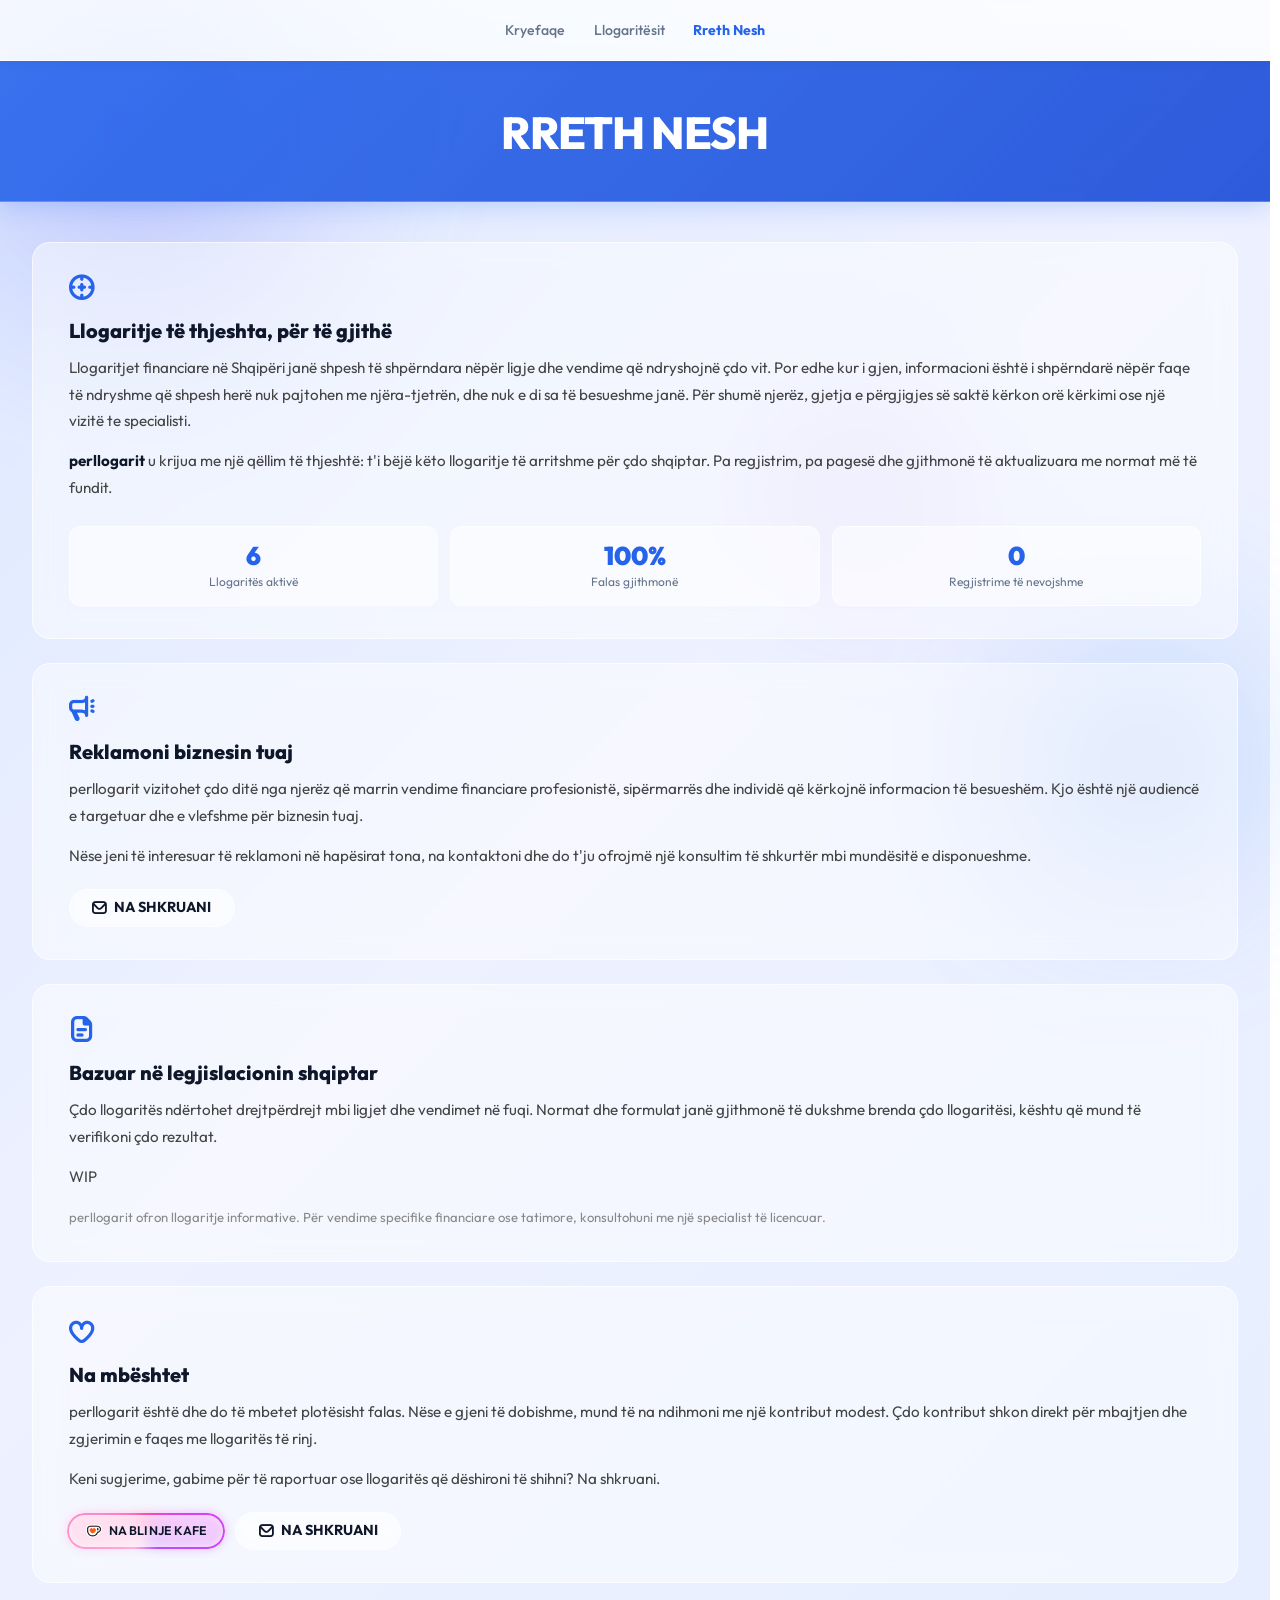
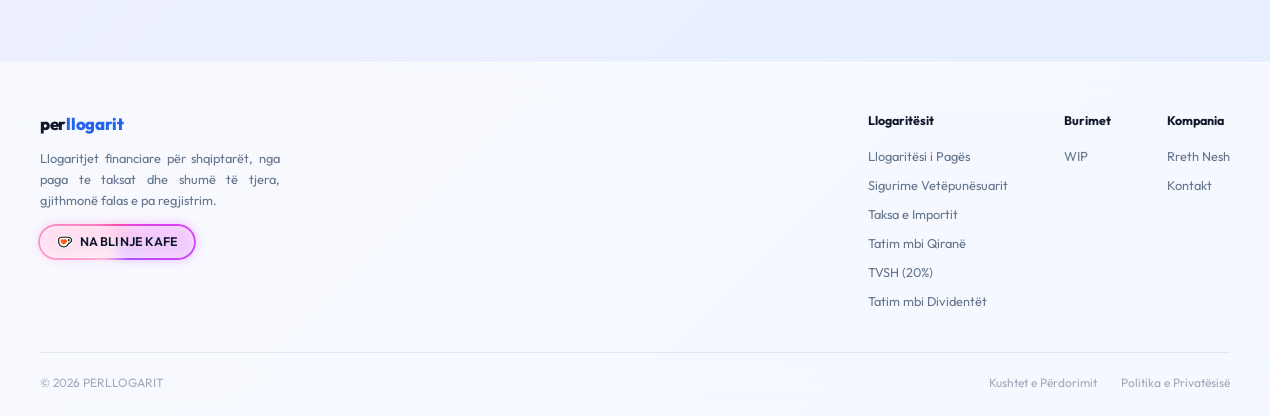
<file: rreth-nesh.html>
<!DOCTYPE html>
<html lang="sq">
<head>
  <meta charset="UTF-8">
  <link rel="icon" type="image/png" href="/favicon_small.png">
  <meta name="viewport" content="width=device-width, initial-scale=1.0">
  <title>Rreth Nesh - perllogarit</title>
  <meta name="description" content="perllogarit u krijua per t'i bere llogaritjet financiare te arritshme per cdo shqiptar. Falas, pa regjistrim, bazuar drejperdrejt ne legjislacionin shqiptar.">
  <meta name="robots" content="index, follow">
  <link rel="canonical" href="https://perllogarit.al/rreth-nesh">
  <meta property="og:type" content="website">
  <meta property="og:url" content="https://perllogarit.al/rreth-nesh">
  <meta property="og:site_name" content="perllogarit">
  <meta property="og:locale" content="sq_AL">
  <meta property="og:title" content="Rreth Nesh - perllogarit">
  <meta property="og:description" content="perllogarit u krijua per t'i bere llogaritjet financiare te arritshme per cdo shqiptar. Falas, pa regjistrim, bazuar drejperdrejt ne legjislacionin shqiptar.">
  <meta name="twitter:card" content="summary">
  <meta name="twitter:title" content="Rreth Nesh - perllogarit">
  <meta name="twitter:description" content="perllogarit u krijua per t'i bere llogaritjet financiare te arritshme per cdo shqiptar. Falas, pa regjistrim, bazuar drejperdrejt ne legjislacionin shqiptar.">
  <link rel="preconnect" href="https://fonts.googleapis.com">
  <link rel="preconnect" href="https://fonts.gstatic.com" crossorigin>
  <link href="https://fonts.googleapis.com/css2?family=Outfit:wght@400;500;600;700;800;900&display=swap" rel="stylesheet">
  <link rel="stylesheet" href="icons/css/bold/rounded.css">
  <link rel="stylesheet" href="css/style.css">
  <script src="js/shared.js" defer></script>
  <script src="js/analytics.js" defer></script>
  <style>
    .about-wrap {
      margin: 2.5rem auto 5rem;
      display: flex;
      flex-direction: column;
      gap: 1.5rem;
    }

    /* ── About card ── */
    .about-card {
      background: rgba(255,255,255,.45);
      backdrop-filter: blur(14px);
      -webkit-backdrop-filter: blur(14px);
      border: 1.5px solid rgba(255,255,255,.65);
      border-radius: var(--r-lg);
      padding: 2rem 2.25rem;
    }

    .about-card-icon {
      font-size: 1.6rem;
      color: var(--blue);
      margin-bottom: .9rem;
      display: flex;
      align-items: center;
    }

    .about-card-title {
      font-size: 1.25rem;
      font-weight: 800;
      color: var(--navy);
      margin-bottom: .75rem;
      line-height: 1.25;
    }

    .about-card-body {
      font-size: .95rem;
      line-height: 1.75;
      color: #444;
    }

    .about-card-body p + p {
      margin-top: .85rem;
    }

    .about-card-body strong {
      color: var(--navy);
    }

    /* ── Stats row ── */
    .stats-row {
      display: grid;
      grid-template-columns: repeat(3, 1fr);
      gap: .75rem;
      margin-top: 1.5rem;
    }

    .stat-item {
      background: rgba(255,255,255,.5);
      border: 1px solid rgba(255,255,255,.7);
      border-radius: var(--r-md);
      padding: 1rem .75rem;
      text-align: center;
    }

    .stat-val {
      font-size: 1.6rem;
      font-weight: 900;
      color: var(--blue);
      line-height: 1;
    }

    .stat-lbl {
      font-size: .75rem;
      color: var(--gray);
      margin-top: .35rem;
      line-height: 1.3;
    }

    /* ── Source list ── */
    .source-list {
      list-style: none;
      padding: 0;
      margin: 1rem 0 0;
      display: flex;
      flex-direction: column;
      gap: .5rem;
    }

    .source-list li {
      display: flex;
      align-items: flex-start;
      gap: .6rem;
      font-size: .88rem;
      color: #555;
      line-height: 1.45;
    }

    .source-list li i {
      color: var(--blue);
      flex-shrink: 0;
      margin-top: .15rem;
    }

    .source-list a {
      color: var(--blue);
      text-decoration: none;
      font-weight: 600;
    }

    .source-list a:hover {
      text-decoration: underline;
    }

    /* ── Support card ── */
    .support-actions {
      display: flex;
      flex-wrap: wrap;
      align-items: center;
      gap: .75rem;
      margin-top: 1.25rem;
    }

    .support-actions .kofi-btn {
      margin-top: 0;
    }

    .kofi-btn-lg {
      display: inline-flex;
      align-items: center;
      gap: .55rem;
      padding: .75rem 1.4rem;
      background: #FF5E5B;
      color: white;
      border-radius: var(--r-pill);
      font-family: var(--font);
      font-size: .9rem;
      font-weight: 700;
      text-decoration: none;
      transition: opacity .15s;
    }

    .kofi-btn-lg:hover { opacity: .88; }

    .kofi-btn-lg img {
      width: 20px;
      height: 20px;
      object-fit: contain;
    }

    .feedback-btn {
      display: inline-flex;
      align-items: center;
      gap: .5rem;
      padding: .38rem 1.4rem;
      border: 1.5px solid rgba(255,255,255,.65);
      background: rgba(255,255,255,.4);
      backdrop-filter: blur(8px);
      -webkit-backdrop-filter: blur(8px);
      border-radius: var(--r-pill);
      font-family: var(--font);
      font-size: .9rem;
      font-weight: 700;
      color: var(--navy);
      text-decoration: none;
      transition: background .15s;
    }

    .feedback-btn:hover { background: rgba(255,255,255,.65); }
    .feedback-btn .fi { line-height: 0; display: inline-flex; align-items: center; }

    @media (max-width: 520px) {
      .about-card { padding: 1.5rem 1.25rem; }
      .stats-row  { grid-template-columns: repeat(3, 1fr); }
      .stat-val   { font-size: 1.3rem; }
    }

    @media (max-width: 380px) {
      .stats-row { grid-template-columns: 1fr 1fr; }
    }
  </style>

  <!-- Google Analytics 4 (G-28TE2F8NLS) -->
  <script async src="https://www.googletagmanager.com/gtag/js?id=G-28TE2F8NLS"></script>
  <script>
    window.dataLayer = window.dataLayer || [];
    function gtag(){dataLayer.push(arguments);}
    gtag('consent', 'default', {
      analytics_storage: 'denied',
      ad_storage: 'denied',
      ad_user_data: 'denied',
      ad_personalization: 'denied',
      wait_for_update: 500
    });
    gtag('js', new Date());
    gtag('config', 'G-28TE2F8NLS');
  </script>
  <!-- Google AdSense  ca-pub-1093058889887223 -->
  <script async src="https://pagead2.googlesyndication.com/pagead/js/adsbygoogle.js?client=ca-pub-1093058889887223" crossorigin="anonymous"></script>
</head>
<body>

<div class="bg-orb bg-orb-1"></div>
<div class="bg-orb bg-orb-2"></div>
<div class="bg-orb bg-orb-3"></div>

<nav class="nav">
  <div class="container nav-inner">
    <ul class="nav-links">
      <li><a href="/">Kryefaqe</a></li>
      <li><a href="llogaritesit">Llogaritësit</a></li>
      <li><a href="rreth-nesh" class="nav-active">Rreth Nesh</a></li>
    </ul>
  </div>
</nav>

<div class="fab-wrap">
  <div class="fab-menu" id="nav-mobile">
    <a href="/" class="fab-item">
      <span class="fab-label">Kryefaqe</span>
      <span class="fab-btn"><i class="fi fi-br-home"></i></span>
    </a>
    <a href="llogaritesit" class="fab-item">
      <span class="fab-label">Llogaritësit</span>
      <span class="fab-btn"><i class="fi fi-br-calculator"></i></span>
    </a>
    <a href="rreth-nesh" class="fab-item nav-active">
      <span class="fab-label">Rreth Nesh</span>
      <span class="fab-btn"><i class="fi fi-br-info"></i></span>
    </a>
  </div>
  <button class="nav-hamburger" onclick="toggleMenu()" aria-label="Menu">
    <i class="fi fi-br-menu-burger" id="hamburger-icon"></i>
  </button>
</div>

<div class="page-header">
  <div class="page-header-inner" style="text-align:center">
    <h1>RRETH NESH</h1>
  </div>
</div>

<div class="about-wrap container">

  <!-- Misioni -->
  <div class="about-card">
    <div class="about-card-icon"><i class="fi fi-br-target"></i></div>
    <div class="about-card-title">Llogaritje të thjeshta, për të gjithë</div>
    <div class="about-card-body">
      <p>Llogaritjet financiare në Shqipëri janë shpesh të shpërndara nëpër ligje dhe vendime që ndryshojnë çdo vit. Por edhe kur i gjen, informacioni është i shpërndarë nëpër faqe të ndryshme që shpesh herë nuk pajtohen me njëra-tjetrën, dhe nuk e di sa të besueshme janë. Për shumë njerëz, gjetja e përgjigjes së saktë kërkon orë kërkimi ose një vizitë te specialisti.</p>
      <p><strong>perllogarit</strong> u krijua me një qëllim të thjeshtë: t'i bëjë këto llogaritje të arritshme për çdo shqiptar. Pa regjistrim, pa pagesë dhe gjithmonë të aktualizuara me normat më të fundit.</p>
    </div>

    <div class="stats-row">
      <div class="stat-item">
        <div class="stat-val">6</div>
        <div class="stat-lbl">Llogaritës aktivë</div>
      </div>
      <div class="stat-item">
        <div class="stat-val">100%</div>
        <div class="stat-lbl">Falas gjithmonë</div>
      </div>
      <div class="stat-item">
        <div class="stat-val">0</div>
        <div class="stat-lbl">Regjistrime të nevojshme</div>
      </div>
    </div>
  </div>

  <!-- Reklamoni -->
  <div class="about-card">
    <div class="about-card-icon"><i class="fi fi-br-megaphone"></i></div>
    <div class="about-card-title">Reklamoni biznesin tuaj</div>
    <div class="about-card-body">
      <p>perllogarit vizitohet çdo ditë nga njerëz që marrin vendime financiare profesionistë, sipërmarrës dhe individë që kërkojnë informacion të besueshëm. Kjo është një audiencë e targetuar dhe e vlefshme për biznesin tuaj.</p>
      <p>Nëse jeni të interesuar të reklamoni në hapësirat tona, na kontaktoni dhe do t'ju ofrojmë një konsultim të shkurtër mbi mundësitë e disponueshme.</p>
    </div>
    <div class="support-actions">
      <a class="feedback-btn" href="mailto:ads@perllogarit.al">
        <i class="fi fi-br-envelope"></i> NA SHKRUANI
      </a>
    </div>
  </div>

  <!-- Metodologjia -->
  <div class="about-card">
    <div class="about-card-icon"><i class="fi fi-br-document"></i></div>
    <div class="about-card-title">Bazuar në legjislacionin shqiptar</div>
    <div class="about-card-body">
      <p>Çdo llogaritës ndërtohet drejtpërdrejt mbi ligjet dhe vendimet në fuqi. Normat dhe formulat janë gjithmonë të dukshme brenda çdo llogaritësi, kështu që mund të verifikoni çdo rezultat.</p>

      <p>WIP</p>

      <p style="margin-top:1rem; font-size:.82rem; color:#888;">perllogarit ofron llogaritje informative. Për vendime specifike financiare ose tatimore, konsultohuni me një specialist të licencuar.</p>
    </div>
  </div>

  <!-- Mbështete -->
  <div class="about-card">
    <div class="about-card-icon"><i class="fi fi-br-heart"></i></div>
    <div class="about-card-title">Na mbështet</div>
    <div class="about-card-body">
      <p>perllogarit është dhe do të mbetet plotësisht falas. Nëse e gjeni të dobishme, mund të na ndihmoni me një kontribut modest. Çdo kontribut shkon direkt për mbajtjen dhe zgjerimin e faqes me llogaritës të rinj.</p>
      <p>Keni sugjerime, gabime për të raportuar ose llogaritës që dëshironi të shihni? Na shkruani.</p>
    </div>
    <div class="support-actions">
      <a class="kofi-btn" href="https://ko-fi.com/vensi" target="_blank" rel="noopener">
        <img src="icons/zg/ic-kofi.png" alt="" class="kofi-icon"> NA BLI NJE KAFE
      </a>
      <a class="feedback-btn" href="mailto:feedback@perllogarit.al">
        <i class="fi fi-br-envelope"></i> NA SHKRUANI
      </a>
    </div>
  </div>

</div>

<div id="site-footer"></div>

<script>
(function() {
  if (!('IntersectionObserver' in window)) return;
  const io = new IntersectionObserver(entries => {
    entries.forEach(e => {
      if (e.isIntersecting) { e.target.classList.add('visible'); io.unobserve(e.target); }
    });
  }, { rootMargin: '0px 0px -40px 0px', threshold: 0.08 });

  document.querySelectorAll('.about-card').forEach((card, i) => {
    card.classList.add('reveal');
    card.style.transitionDelay = (0.08 + i * 0.15) + 's';
    io.observe(card);
  });
})();
</script>

</body>
</html>
</file>
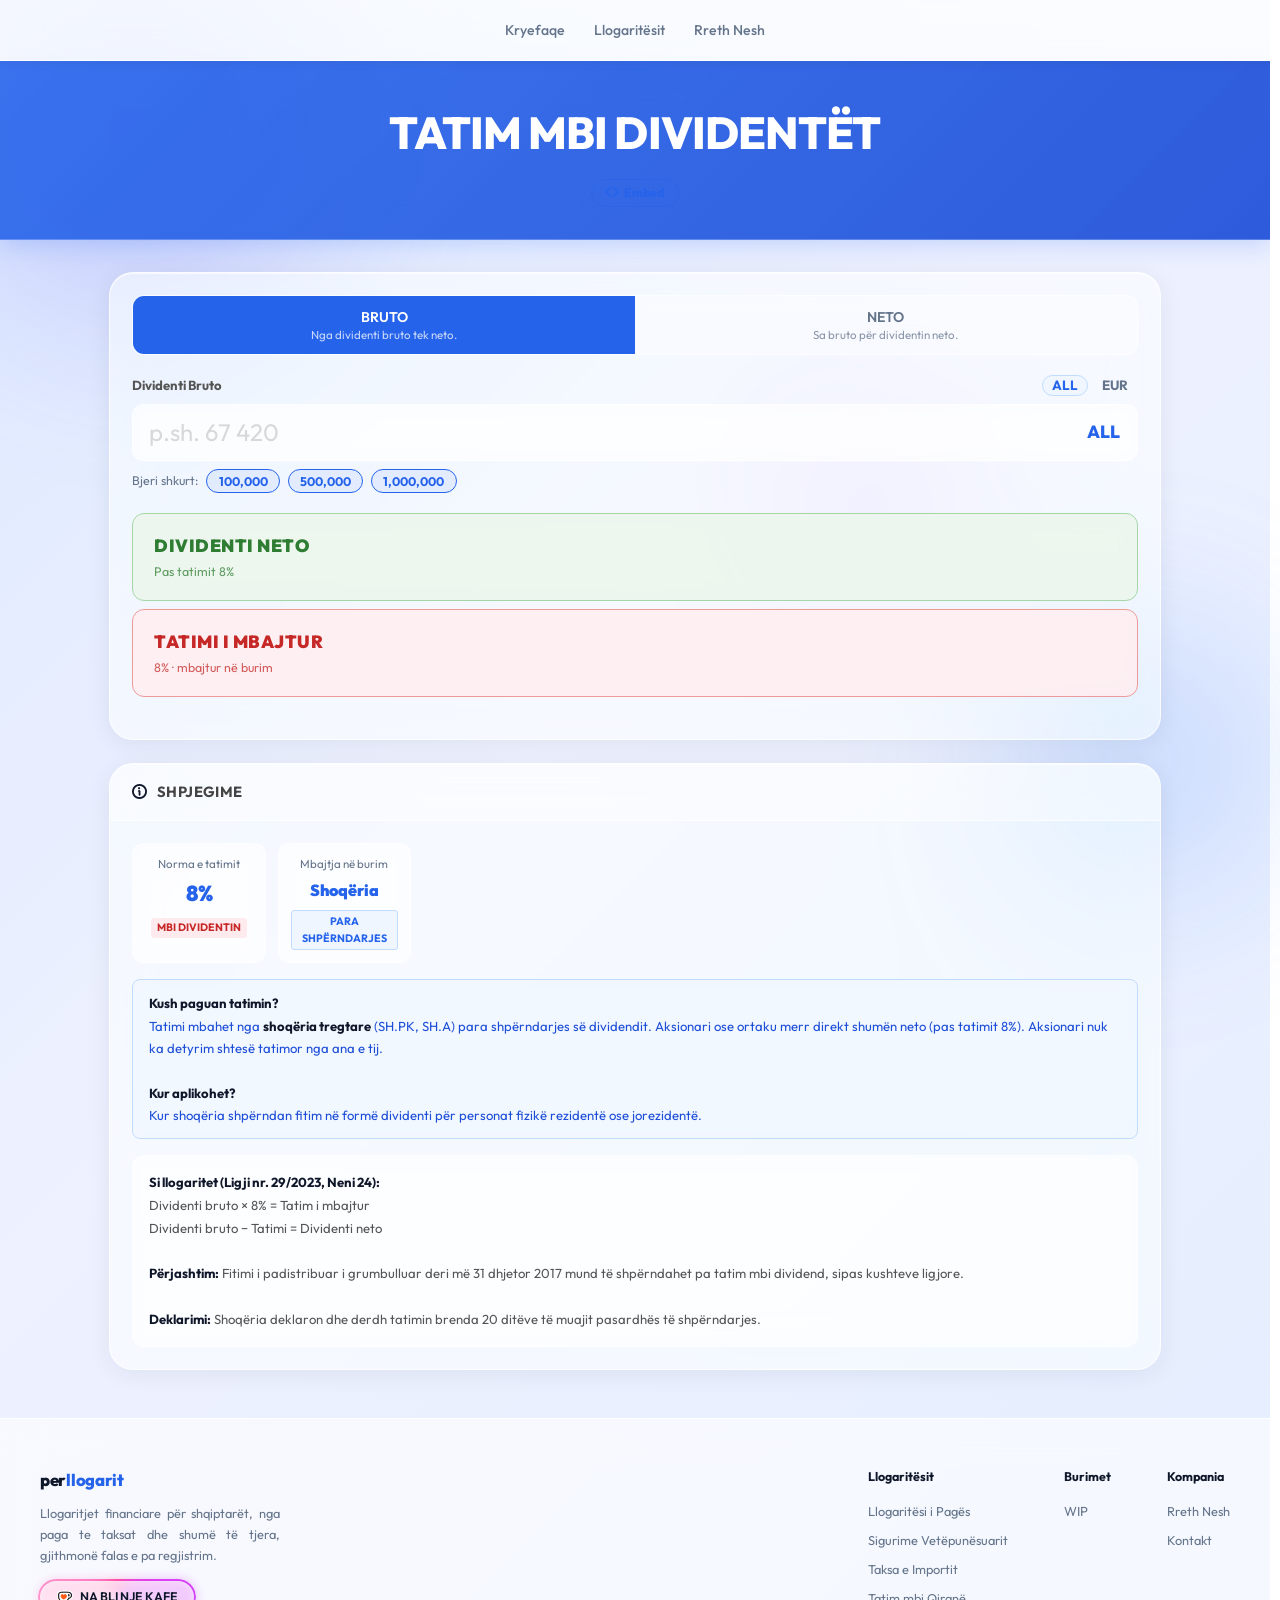
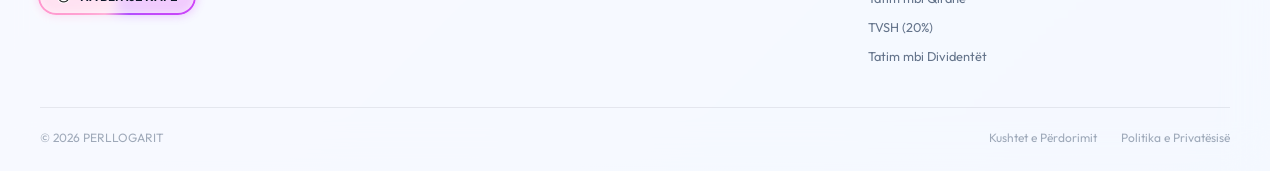
<file: calculators/dividende.html>
﻿<!DOCTYPE html>
<html lang="sq">
<head>
  <meta charset="UTF-8">
  <link rel="icon" type="image/png" href="/favicon_small.png">
  <meta name="viewport" content="width=device-width, initial-scale=1.0">
  <title>Tatim mbi Dividendet 2026 - perllogarit</title>
  <meta name="description" content="Llogarit tatimin mbi dividendet me normë 8%. Kalkulo shumën neto që merr aksionari pas mbajtjes në burim nga shoqëria tregtare.">
  <meta name="robots" content="index, follow">
  <link rel="canonical" href="https://perllogarit.al/calculators/dividende">
  <meta property="og:type" content="website">
  <meta property="og:url" content="https://perllogarit.al/calculators/dividende">
  <meta property="og:site_name" content="perllogarit">
  <meta property="og:locale" content="sq_AL">
  <meta property="og:title" content="Tatim mbi Dividendet 2026 - perllogarit">
  <meta property="og:description" content="Llogarit tatimin mbi dividendet me normë 8%. Kalkulo shumën neto që merr aksionari pas mbajtjes në burim nga shoqëria tregtare.">
  <meta name="twitter:card" content="summary">
  <meta name="twitter:title" content="Tatim mbi Dividendet 2026 - perllogarit">
  <meta name="twitter:description" content="Llogarit tatimin mbi dividendet me normë 8%. Kalkulo shumën neto që merr aksionari pas mbajtjes në burim nga shoqëria tregtare.">
  <link rel="preconnect" href="https://fonts.googleapis.com">
  <link rel="preconnect" href="https://fonts.gstatic.com" crossorigin>
  <link href="https://fonts.googleapis.com/css2?family=Outfit:wght@400;500;600;700;800;900&display=swap" rel="stylesheet">
  <link rel="stylesheet" href="../icons/css/bold/rounded.css">
  <link rel="stylesheet" href="../css/style.css">
  <link rel="stylesheet" href="../css/calc.css">
  <link rel="stylesheet" href="../css/embed.css">
  <script src="../js/shared.js" defer></script>
  <script src="../js/analytics.js" defer></script>

  <!-- Google Analytics 4 (G-28TE2F8NLS) -->
  <script async src="https://www.googletagmanager.com/gtag/js?id=G-28TE2F8NLS"></script>
  <script>
    window.dataLayer = window.dataLayer || [];
    function gtag(){dataLayer.push(arguments);}
    gtag('consent', 'default', {
      analytics_storage: 'denied',
      ad_storage: 'denied',
      ad_user_data: 'denied',
      ad_personalization: 'denied',
      wait_for_update: 500
    });
    gtag('js', new Date());
    gtag('config', 'G-28TE2F8NLS');
  </script>
  <!-- Google AdSense  ca-pub-1093058889887223 (skipped in embed mode) -->
  <script>
    if (!new URLSearchParams(location.search).has('embed')) {
      var ad = document.createElement('script');
      ad.async = true;
      ad.src = 'https://pagead2.googlesyndication.com/pagead/js/adsbygoogle.js?client=ca-pub-1093058889887223';
      ad.crossOrigin = 'anonymous';
      document.head.appendChild(ad);
    }
  </script>
</head>
<body>
<script>if(new URLSearchParams(location.search).has('embed'))document.documentElement.classList.add('embed');</script>

<div class="bg-orb bg-orb-1"></div>
<div class="bg-orb bg-orb-2"></div>
<div class="bg-orb bg-orb-3"></div>

<nav class="nav">
  <div class="container nav-inner">
    <ul class="nav-links">
      <li><a href="/">Kryefaqe</a></li>
      <li><a href="/llogaritesit">Llogaritësit</a></li>
      <li><a href="/rreth-nesh">Rreth Nesh</a></li>
    </ul>
  </div>
</nav>

<div class="fab-wrap">
  <div class="fab-menu" id="nav-mobile">
    <a href="/" class="fab-item">
      <span class="fab-label">Kryefaqe</span>
      <span class="fab-btn"><i class="fi fi-br-home"></i></span>
    </a>
    <a href="/llogaritesit" class="fab-item nav-active">
      <span class="fab-label">Llogaritësit</span>
      <span class="fab-btn"><i class="fi fi-br-calculator"></i></span>
    </a>
    <a href="/rreth-nesh" class="fab-item">
      <span class="fab-label">Rreth Nesh</span>
      <span class="fab-btn"><i class="fi fi-br-info"></i></span>
    </a>
  </div>
  <button class="nav-hamburger" onclick="toggleMenu()" aria-label="Menu">
    <i class="fi fi-br-menu-burger" id="hamburger-icon"></i>
  </button>
</div>

<div class="page-header">
  <div class="page-header-inner" style="text-align:center">
    <h1>TATIM MBI DIVIDENTËT</h1>
    <button type="button" class="embed-trigger" onclick="document.getElementById('embed-dialog').showModal()">
      <i class="fi fi-br-code-simple"></i> Embed
    </button>
  </div>
</div>

<div class="calc-container">

  <!-- ═══════════════════════════════════════════
       CALCULATOR CARD
  ═══════════════════════════════════════════ -->
  <div class="card">
    <div class="card-body">

      <!-- Bruto / Neto toggle -->
      <div class="toggle-wrap">
        <button class="toggle-btn active" id="btn-bruto" onclick="setMode('bruto')">
          BRUTO
          <span>Nga dividenti bruto tek neto.</span>
        </button>
        <button class="toggle-btn" id="btn-neto" onclick="setMode('neto')">
          NETO
          <span>Sa bruto për dividentin neto.</span>
        </button>
      </div>

      <!-- Amount input -->
      <div class="ccy-label-row">
        <label class="field-label" id="div-label">Dividenti Bruto</label>
        <div class="ccy-pills">
          <button class="ccy-pill active" id="opt-all" onclick="setCurrency('ALL')">ALL</button>
          <button class="ccy-pill"        id="opt-eur" onclick="setCurrency('EUR')">EUR</button>
        </div>
      </div>
      <div class="input-row input-row--ccy">
        <input type="number" id="div-input" placeholder="p.sh. 67 420" min="0" oninput="calculate()">
        <span class="input-ccy-unit" id="currency-unit">ALL</span>
      </div>
      <div class="quick-row" id="quick-amounts">
        <span class="quick-lbl">Bjeri shkurt:</span>
        <button class="quick-btn" onclick="setAmount(100000)">100,000</button>
        <button class="quick-btn" onclick="setAmount(500000)">500,000</button>
        <button class="quick-btn" onclick="setAmount(1000000)">1,000,000</button>
      </div>

      <!-- Result: primary -->
      <div class="result-box">
        <div class="rl">
          <div class="rl-title" id="result-primary-title">Dividenti neto</div>
          <div class="rl-sub"   id="result-sub-net">Pas tatimit 8%</div>
        </div>
        <div class="rr">
          <div class="rr-val" id="result-net"></div>
        </div>
      </div>

      <!-- Result: tax -->
      <div class="result-box result-tax">
        <div class="rl">
          <div class="rl-title">Tatimi i mbajtur</div>
          <div class="rl-sub" id="result-sub-tax">8% &middot; mbajtur në burim</div>
        </div>
        <div class="rr">
          <div class="rr-val" id="result-tax-val"></div>
        </div>
      </div>

      <!-- Breakdown -->
      <table class="breakdown">
        <tbody id="breakdown-body"></tbody>
      </table>

      <div class="embed-badge">
        <a href="https://perllogarit.al" target="_blank" rel="noopener noreferrer">perllogarit.al</a>
      </div>

    </div>
  </div>

  <!-- ═══════════════════════════════════════════
       INFO CARD
  ═══════════════════════════════════════════ -->
  <div class="card">
    <div class="card-header">
      <i class="fi fi-br-info" style="display:flex; align-items:center; line-height:0;"></i>
      <h2>Shpjegime</h2>
    </div>
    <div class="card-body">

      <div class="rates-grid">
        <div class="rate-item">
          <div class="ri-lbl">Norma e tatimit</div>
          <div class="ri-val">8%</div>
          <span class="ri-who ri-tax">Mbi dividentin</span>
        </div>
        <div class="rate-item">
          <div class="ri-lbl">Mbajtja në burim</div>
          <div class="ri-val" style="font-size:1rem;margin:.4rem 0">Shoqëria</div>
          <span class="ri-who ri-law">Para shpërndarjes</span>
        </div>
      </div>

      <div class="info-box">
        <strong>Kush paguan tatimin?</strong><br>
        Tatimi mbahet nga <strong>shoqëria tregtare</strong> (SH.PK, SH.A) para shpërndarjes së dividendit. Aksionari ose ortaku merr direkt shumën neto (pas tatimit 8%). Aksionari nuk ka detyrim shtesë tatimor nga ana e tij.<br><br>
        <strong>Kur aplikohet?</strong><br>
        Kur shoqëria shpërndan fitim në formë dividenti për personat fizikë rezidentë ose jorezidentë.
      </div>

      <div class="deduction-note">
        <strong>Si llogaritet (Ligji nr. 29/2023, Neni 24):</strong><br>
        Dividenti bruto &times; 8% = Tatim i mbajtur<br>
        Dividenti bruto &minus; Tatimi = Dividenti neto<br><br>
        <strong>Përjashtim:</strong> Fitimi i padistribuar i grumbulluar deri më 31 dhjetor 2017 mund të shpërndahet pa tatim mbi dividend, sipas kushteve ligjore.<br><br>
        <strong>Deklarimi:</strong> Shoqëria deklaron dhe derdh tatimin brenda 20 ditëve të muajit pasardhës të shpërndarjes.
      </div>

    </div>
  </div>

</div>

<div id="site-footer"></div>

<script src="../js/div.js" defer></script>

<dialog id="embed-dialog" class="embed-dialog">
  <h3>Incorporo llogaritësin</h3>
  <p>Vendos kodin e mëposhtëm në faqen tënde:</p>
  <pre id="embed-code">&lt;iframe
  src="https://perllogarit.al/calculators/dividende.html?embed=1"
  width="420"
  height="420"
  style="border:none;border-radius:12px;box-shadow:0 2px 16px rgba(0,0,0,.08);"
  title="Tatim mbi Dividentët · perllogarit"
  loading="lazy"
&gt;&lt;/iframe&gt;</pre>
  <div class="embed-dialog-actions">
    <button type="button" onclick="var b=this;navigator.clipboard.writeText(document.getElementById('embed-code').textContent.trim()).then(function(){b.textContent='U kopjua ✓'})">Kopjo</button>
    <button type="button" onclick="this.closest('dialog').close()">Mbyll</button>
  </div>
</dialog>
</body>
</html>
</file>
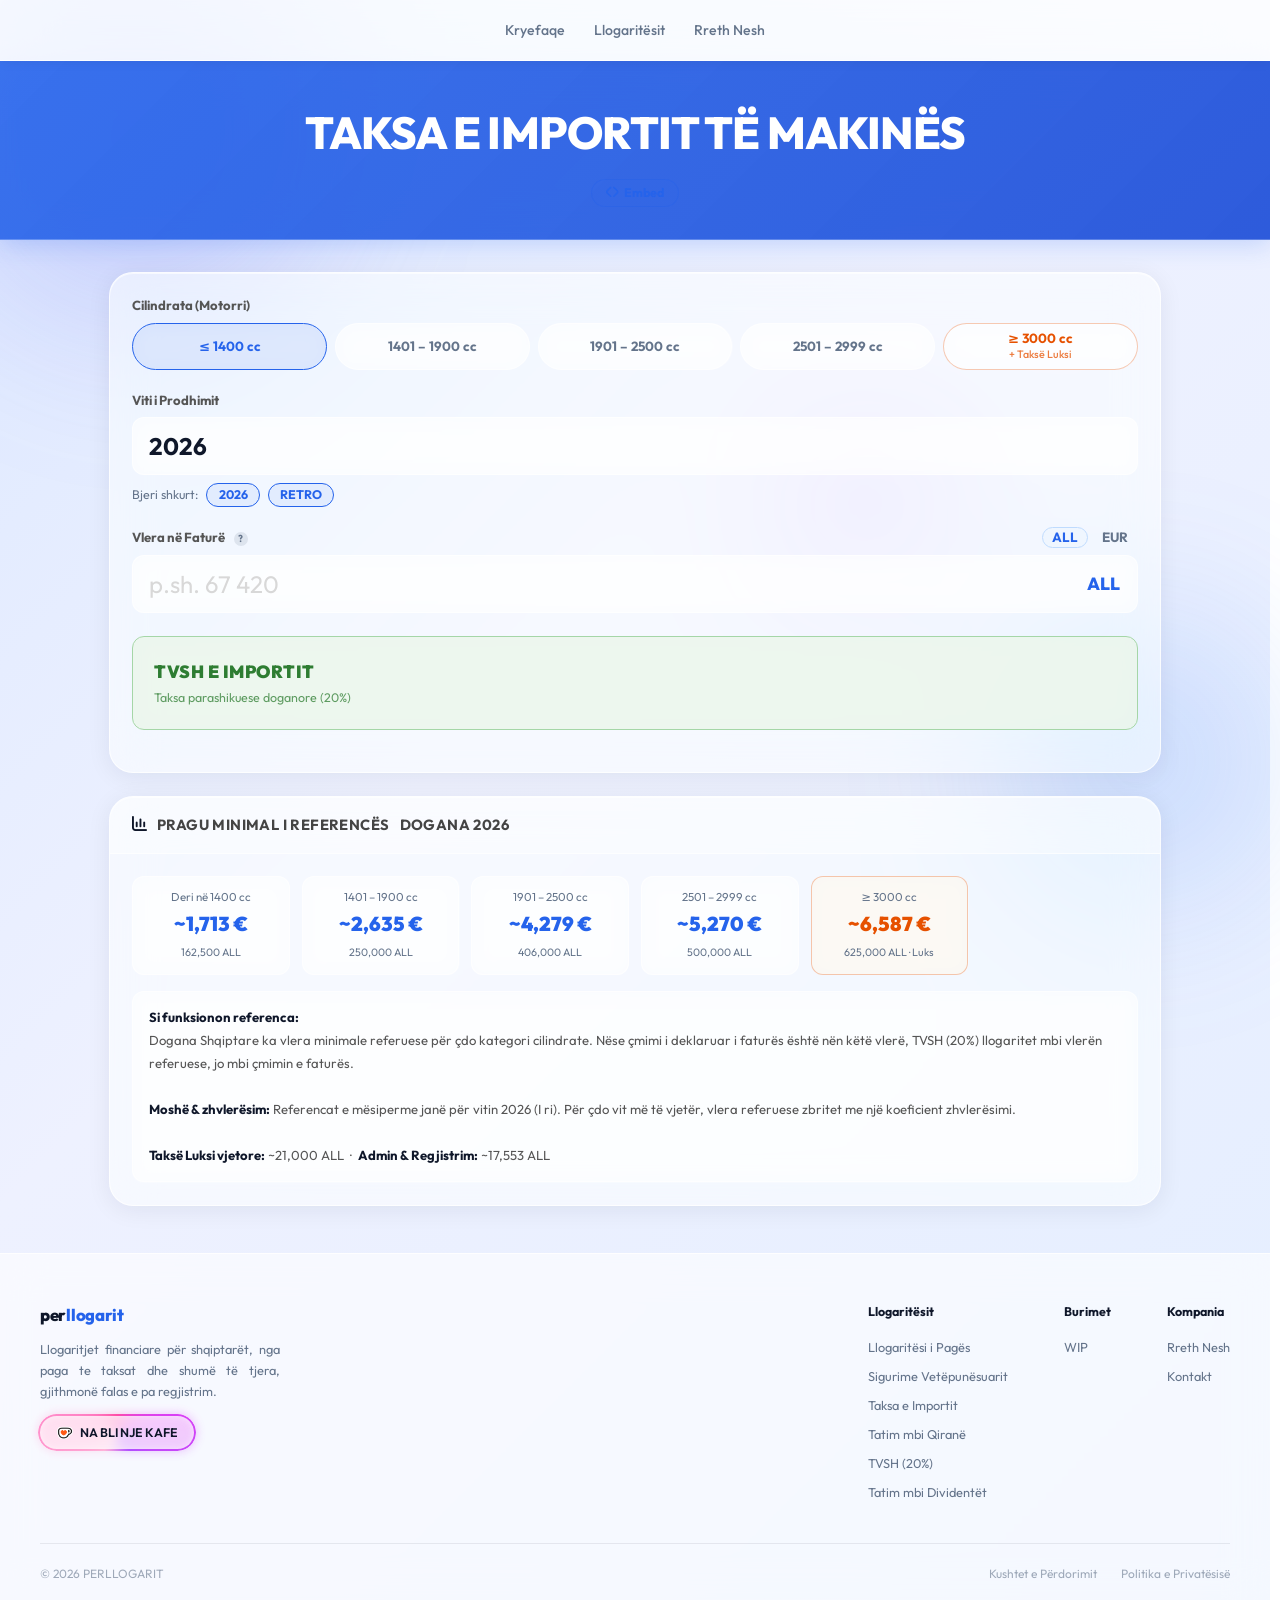
<file: calculators/makina.html>
﻿<!DOCTYPE html>
<html lang="sq">
<head>
  <meta charset="UTF-8">
  <link rel="icon" type="image/png" href="/favicon_small.png">
  <meta name="viewport" content="width=device-width, initial-scale=1.0">
  <title>Taksa e Importit të Makinës 2026 - perllogarit</title>
  <meta name="description" content="Llogarit taksën e importit të makinës: akciza, TVSH doganore dhe tarifat e regjistrimit. Bazuar në kapacitetin motorik dhe vitin e prodhimit.">
  <meta name="robots" content="index, follow">
  <link rel="canonical" href="https://perllogarit.al/calculators/makina">
  <meta property="og:type" content="website">
  <meta property="og:url" content="https://perllogarit.al/calculators/makina">
  <meta property="og:site_name" content="perllogarit">
  <meta property="og:locale" content="sq_AL">
  <meta property="og:title" content="Taksa e Importit të Makinës 2026 - perllogarit">
  <meta property="og:description" content="Llogarit taksën e importit të makinës: akciza, TVSH doganore dhe tarifat e regjistrimit. Bazuar në kapacitetin motorik dhe vitin e prodhimit.">
  <meta name="twitter:card" content="summary">
  <meta name="twitter:title" content="Taksa e Importit të Makinës 2026 - perllogarit">
  <meta name="twitter:description" content="Llogarit taksën e importit të makinës: akciza, TVSH doganore dhe tarifat e regjistrimit. Bazuar në kapacitetin motorik dhe vitin e prodhimit.">
  <link rel="preconnect" href="https://fonts.googleapis.com">
  <link rel="preconnect" href="https://fonts.gstatic.com" crossorigin>
  <link href="https://fonts.googleapis.com/css2?family=Outfit:wght@400;500;600;700;800;900&display=swap" rel="stylesheet">
  <link rel="stylesheet" href="../icons/css/bold/rounded.css">
  <link rel="stylesheet" href="../css/style.css">
  <link rel="stylesheet" href="../css/calc.css">
  <link rel="stylesheet" href="../css/embed.css">
  <script src="../js/shared.js" defer></script>
  <script src="../js/analytics.js" defer></script>
  <style>
    /* ── Makina-specific color tokens ── */
    :root {
      --amber:        #F57F17;
      --amber-light:  #FFFDE7;
      --amber-border: #FDD835;
    }

    /* ── CC category buttons ── */
    .cc-grid {
      display: flex; gap: .5rem; margin-bottom: 1.25rem;
    }
    .cc-btn {
      flex: 1; min-width: 0;
      padding: .4rem 1rem; min-height: 40px;
      border: 1.5px solid rgba(255,255,255,.6); border-radius: var(--r-pill);
      background: rgba(255,255,255,.45); -webkit-backdrop-filter: blur(10px); backdrop-filter: blur(10px);
      cursor: pointer; font-family: var(--font);
      font-size: .83rem; font-weight: 700; color: var(--gray);
      transition: all .15s; text-align: center; line-height: 1.3;
    }
    .cc-btn span { display: block; font-size: .67rem; font-weight: 500; opacity: .75; margin-top: .06rem; }
    .cc-btn.active          { border-color: var(--blue);   color: var(--blue);   background: rgba(37,99,235,.12); }
    .cc-btn.active.cc--luks { border-color: var(--orange); color: var(--orange); background: rgba(230,81,0,.08); }
    .cc-btn.cc--luks        { border-color: rgba(230,81,0,.3); color: var(--orange); }

    /* ── Select inside input-row (year dropdown) ── */
    .input-row select {
      flex: 1; padding: .8rem 2.4rem .8rem 1rem; border: none; outline: none;
      font-family: var(--font); font-size: 1.15rem; font-weight: 700;
      color: var(--navy); background: transparent;
      appearance: none; -webkit-appearance: none; cursor: pointer;
      background-image: url("data:image/svg+xml,%3Csvg xmlns='http://www.w3.org/2000/svg' width='12' height='8'%3E%3Cpath d='M1 1l5 5 5-5' stroke='%2364748b' stroke-width='1.6' fill='none' stroke-linecap='round'/%3E%3C/svg%3E");
      background-repeat: no-repeat; background-position: right 1rem center;
    }

    /* ── Breakdown row types specific to customs ── */
    .breakdown .row-base  td { font-weight: 700; color: var(--navy); }
    .breakdown .row-tvsh  td:last-child { color: var(--red); font-weight: 700; }
    .breakdown .row-luks  td            { color: var(--orange); }
    .breakdown .row-luks  td:last-child { font-weight: 700; }
    .breakdown .row-admin td:last-child { color: var(--gray); }

    /* ── RETRO section ── */
    .retro-box {
      background: rgba(224,247,240,.72); border: 1.5px solid rgba(0,150,136,.22);
      -webkit-backdrop-filter: blur(12px); backdrop-filter: blur(12px);
      border-radius: var(--r-lg); padding: 1.4rem 1.5rem; margin-top: 1.25rem;
    }
    .retro-box-heading {
      font-size: 1.05rem; font-weight: 800; color: #00695C;
      margin-bottom: .35rem;
      padding-bottom: .55rem; border-bottom: 1.5px solid rgba(0,150,136,.2);
    }
    .retro-box-desc {
      font-size: .84rem; color: #37474F; line-height: 1.65;
      margin: .75rem 0 1rem;
    }
    .retro-box-desc strong { color: #004D40; }
    .retro-cards {
      display: grid; grid-template-columns: repeat(3, 1fr);
      gap: .75rem; margin-bottom: .9rem;
    }
    .retro-card-inner {
      background: rgba(255,255,255,.45); border: 1px solid rgba(255,255,255,.7);
      -webkit-backdrop-filter: blur(10px); backdrop-filter: blur(10px);
      border-radius: var(--r-md); padding: .9rem 1rem; text-align: center;
    }
    .retro-card-inner.g { background: rgba(102,187,106,.1); border-color: rgba(102,187,106,.25); }
    .retro-card-inner.a { background: rgba(255,167,38,.08); border-color: rgba(255,167,38,.25); }
    .retro-card-inner.b { background: rgba(66,165,245,.08);  border-color: rgba(66,165,245,.25); }
    .retro-card-title {
      font-size: .82rem; font-weight: 800; margin-bottom: .38rem; line-height: 1.3;
      display: flex; align-items: center; justify-content: center; gap: .38rem;
    }
    .retro-card-title .fi { font-size: .9rem; flex-shrink: 0; }
    .retro-card-title.g { color: #2e7d32; }
    .retro-card-title.a { color: #e65100; }
    .retro-card-title.b { color: #1565C0; }
    .retro-card-inner p { font-size: .79rem; color: #37474F; line-height: 1.55; margin: 0; }
    .retro-card-inner p strong { color: var(--navy); }
    .retro-box-note { font-size: .75rem; color: rgba(0,77,64,.55); font-style: italic; margin: 0; }

    /* ── Reference grid (customs minimums table) ── */
    .ref-grid {
      display: grid; grid-template-columns: repeat(auto-fill, minmax(140px, 1fr));
      gap: .75rem; margin-bottom: 1rem;
    }
    .ref-item {
      background: rgba(255,255,255,.42); -webkit-backdrop-filter: blur(10px); backdrop-filter: blur(10px);
      border: 1px solid rgba(255,255,255,.65);
      border-radius: var(--r-md); padding: .8rem .75rem; text-align: center;
    }
    .ref-item.ref--luks { border-color: rgba(230,81,0,.3); background: rgba(255,243,224,.35); }
    .ri-lbl { font-size: .72rem; color: var(--gray); line-height: 1.3; }
    .ri-val { font-size: 1.25rem; font-weight: 900; color: var(--blue); margin: .22rem 0; }
    .ri-val--luks { color: var(--orange); }
    .ri-sub { font-size: .67rem; color: var(--gray); }


    .currency-rate-hint {
      font-size: .72rem; color: #666;
      margin: .4rem 0 -.2rem;
      opacity: 0; height: 0; overflow: hidden;
      transition: opacity .2s, height .2s;
    }
    .currency-rate-hint.visible { opacity: .8; height: 1.1em; }

    @media (max-width: 480px) { .retro-cards { grid-template-columns: 1fr; } }
    @media (max-width: 380px) { .input-row input { font-size: 1.1rem; } }
  </style>

  <!-- Google Analytics 4 (G-28TE2F8NLS) -->
  <script async src="https://www.googletagmanager.com/gtag/js?id=G-28TE2F8NLS"></script>
  <script>
    window.dataLayer = window.dataLayer || [];
    function gtag(){dataLayer.push(arguments);}
    gtag('consent', 'default', {
      analytics_storage: 'denied',
      ad_storage: 'denied',
      ad_user_data: 'denied',
      ad_personalization: 'denied',
      wait_for_update: 500
    });
    gtag('js', new Date());
    gtag('config', 'G-28TE2F8NLS');
  </script>
  <!-- Google AdSense  ca-pub-1093058889887223 (skipped in embed mode) -->
  <script>
    if (!new URLSearchParams(location.search).has('embed')) {
      var ad = document.createElement('script');
      ad.async = true;
      ad.src = 'https://pagead2.googlesyndication.com/pagead/js/adsbygoogle.js?client=ca-pub-1093058889887223';
      ad.crossOrigin = 'anonymous';
      document.head.appendChild(ad);
    }
  </script>
</head>
<body>
<script>if(new URLSearchParams(location.search).has('embed'))document.documentElement.classList.add('embed');</script>

<div class="bg-orb bg-orb-1"></div>
<div class="bg-orb bg-orb-2"></div>
<div class="bg-orb bg-orb-3"></div>

<nav class="nav">
  <div class="container nav-inner">
    <ul class="nav-links">
      <li><a href="/">Kryefaqe</a></li>
      <li><a href="/llogaritesit">Llogaritësit</a></li>
      <li><a href="/rreth-nesh">Rreth Nesh</a></li>
    </ul>
  </div>
</nav>

<div class="fab-wrap">
  <div class="fab-menu" id="nav-mobile">
    <a href="/" class="fab-item">
      <span class="fab-label">Kryefaqe</span>
      <span class="fab-btn"><i class="fi fi-br-home"></i></span>
    </a>
    <a href="/llogaritesit" class="fab-item nav-active">
      <span class="fab-label">Llogaritësit</span>
      <span class="fab-btn"><i class="fi fi-br-calculator"></i></span>
    </a>
    <a href="/rreth-nesh" class="fab-item">
      <span class="fab-label">Rreth Nesh</span>
      <span class="fab-btn"><i class="fi fi-br-info"></i></span>
    </a>
  </div>
  <button class="nav-hamburger" onclick="toggleMenu()" aria-label="Menu">
    <i class="fi fi-br-menu-burger" id="hamburger-icon"></i>
  </button>
</div>

<div class="page-header">
  <div class="page-header-inner" style="text-align:center">
    <h1>TAKSA E IMPORTIT TË MAKINËS</h1>
    <button type="button" class="embed-trigger" onclick="document.getElementById('embed-dialog').showModal()">
      <i class="fi fi-br-code-simple"></i> Embed
    </button>
  </div>
</div>

<div class="calc-container">

  <div class="card">
    <div class="card-body">

      <!-- ── Cilindrata (CC category buttons) ──────────────────── -->
      <label class="field-label">Cilindrata (Motorri)</label>
      <div class="cc-grid">
        <button class="cc-btn active" id="cc-1400" onclick="setCC('1400')">
          ≤ 1400 cc
        </button>
        <button class="cc-btn" id="cc-1900" onclick="setCC('1900')">
          1401 – 1900 cc
        </button>
        <button class="cc-btn" id="cc-2500" onclick="setCC('2500')">
          1901 – 2500 cc
        </button>
        <button class="cc-btn" id="cc-2999" onclick="setCC('2999')">
          2501 – 2999 cc
        </button>
        <button class="cc-btn cc--luks" id="cc-3000" onclick="setCC('3000')">
          ≥ 3000 cc<span>+ Taksë Luksi</span>
        </button>
      </div>

      <!-- ── Viti i Prodhimit ───────────────────────────────────── -->
      <label class="field-label" style="margin-top:.15rem">Viti i Prodhimit</label>
      <div class="input-row" style="margin-bottom:.5rem">
        <input type="text" id="sel-year" value="2026" placeholder="p.sh. 67 420" inputmode="numeric" oninput="calculate()">
      </div>
      <div class="quick-row">
        <span class="quick-lbl">Bjeri shkurt:</span>
        <button class="quick-btn" onclick="setYearQuick('2026')">2026</button>
        <button class="quick-btn" onclick="setYearQuick('retro')">RETRO</button>
      </div>

      <!-- ── Vlera në Faturë ────────────────────────────────────── -->
      <div class="ccy-label-row">
        <label class="field-label">
          Vlera në Faturë
          <span class="tip" data-tip="Çmimi i deklaruar i faturës ose i kontratës. Dogana mund të verifikojë nëse ky çmim është nën referencën minimale dhe të llogarisë TVSH mbi një bazë më të lartë.">?</span>
        </label>
        <div class="ccy-pills">
          <button class="ccy-pill active" id="opt-all" onclick="setCurrency('ALL')">ALL</button>
          <button class="ccy-pill" id="opt-eur" onclick="setCurrency('EUR')">EUR</button>

        </div>
      </div>
      <div class="input-row input-row--ccy">
        <input type="number" id="inp-price" placeholder="p.sh. 67 420" min="0" step="100" oninput="calculate()">
        <span class="input-ccy-unit" id="currency-unit">ALL</span>
      </div>
      <div class="currency-rate-hint" id="rate-note-line">1 € = <span id="live-rate">95.30</span> ALL</div>

      <!-- ── Warning (reference check) ────────────────────────── -->
      <div class="warn-box" id="warn-ref" style="display:none"></div>

      <!-- ── Result box ─────────────────────────────────────────── -->
      <div class="result-box" id="result-box">
        <div class="rl">
          <div class="rl-title" id="res-title">TVSH E IMPORTIT</div>
          <div class="rl-sub"   id="res-sub">Taksa parashikuese doganore (20%)</div>
        </div>
        <div class="rr">
          <div class="rr-val" id="res-val"></div>
          <div class="rr-sub" id="res-total"></div>
        </div>
      </div>

      <!-- ── Breakdown table ────────────────────────────────────── -->
      <table class="breakdown" id="breakdown" style="display:none">
        <tbody id="breakdown-body"></tbody>
      </table>

      <!-- ── RETRO section ─────────────────────────────────────── -->
      <div class="retro-box" id="retro-box" style="display:none">
        <div class="retro-box-heading">Kategoria RETRO Shqipëri: Rregullat &amp; Përfitimet</div>
        <p class="retro-box-desc">Makinat që mbajnë statusin <strong>RETRO</strong> gëzojnë mbrojtje si trashëgimi kulturore dhe kanë lehtësi fiskale. Për t'u certifikuar, mjeti duhet të regjistrohet pranë <strong>Retro Albania</strong> dhe të pajises me targa të veçanta (targat kalese).</p>
        <div class="retro-cards">
          <div class="retro-card-inner g">
            <div class="retro-card-title g"><i class="fi fi-br-shield-check"></i> Taksa &amp; TVSH:</div>
            <p>Përjashtim nga <strong>Taksa Vjetore</strong> e mjeteve të përdorura dhe lehtësi në llogaritjen e TVSH-së në doganë.</p>
          </div>
          <div class="retro-card-inner a">
            <div class="retro-card-title a"><i class="fi fi-br-time-past"></i> Kushti i Moshës:</div>
            <p>Mjeti duhet të jetë prodhuar të paktën <strong>30 vite më parë</strong> dhe të ruajë originalitetin e pjesëve motorike e estetike.</p>
          </div>
          <div class="retro-card-inner b">
            <div class="retro-card-title b"><i class="fi fi-br-road"></i> Limit Qarkullimi:</div>
            <p>Mjetet Retro nuk janë për përdorim të përditshëm. Lejohen të qarkullojnë deri në <strong>180 ditë në vit</strong>.</p>
          </div>
        </div>
        <p class="retro-box-note">*Shënim: Certifikimi si mjet historik bëhet vetëm pas verifikimit nga komisioni i DPSHTRR.</p>
      </div>

      <div class="embed-badge">
        <a href="https://perllogarit.al" target="_blank" rel="noopener noreferrer">perllogarit.al</a>
      </div>

    </div>
  </div>

  <!-- ── Reference values card ──────────── -->
  <div class="card">
    <div class="card-header">
      <i class="fi fi-br-stats"></i>
      <h2>Pragu Minimal i Referencës &nbsp; Dogana 2026</h2>
    </div>
    <div class="card-body">
      <div class="ref-grid">
        <div class="ref-item">
          <div class="ri-lbl">Deri në 1400 cc</div>
          <div class="ri-val" id="ref-eur-1400">~1,705 €</div>
          <div class="ri-sub" id="ref-all-1400">162,500 ALL</div>
        </div>
        <div class="ref-item">
          <div class="ri-lbl">1401 – 1900 cc</div>
          <div class="ri-val" id="ref-eur-1900">~2,623 €</div>
          <div class="ri-sub" id="ref-all-1900">250,000 ALL</div>
        </div>
        <div class="ref-item">
          <div class="ri-lbl">1901 – 2500 cc</div>
          <div class="ri-val" id="ref-eur-2500">~4,260 €</div>
          <div class="ri-sub" id="ref-all-2500">406,000 ALL</div>
        </div>
        <div class="ref-item">
          <div class="ri-lbl">2501 – 2999 cc</div>
          <div class="ri-val" id="ref-eur-2999">~5,246 €</div>
          <div class="ri-sub" id="ref-all-2999">500,000 ALL</div>
        </div>
        <div class="ref-item ref--luks">
          <div class="ri-lbl">≥ 3000 cc</div>
          <div class="ri-val ri-val--luks" id="ref-eur-3000">~6,558 €</div>
          <div class="ri-sub" id="ref-all-3000">625,000 ALL · Luks</div>
        </div>
      </div>

      <div class="deduction-note">
        <strong>Si funksionon referenca:</strong><br>
        Dogana Shqiptare ka vlera minimale referuese për çdo kategori cilindrate. Nëse çmimi i deklaruar i faturës është nën këtë vlerë, TVSH (20%) llogaritet mbi vlerën referuese, jo mbi çmimin e faturës.<br><br>
        <strong>Moshë &amp; zhvlerësim:</strong> Referencat e mësiperme janë për vitin 2026 (I ri). Për çdo vit më të vjetër, vlera referuese zbritet me një koeficient zhvlerësimi.<br><br>
        <strong>Taksë Luksi vjetore:</strong> <span id="info-luxury">~21,000 ALL</span> &nbsp;&middot;&nbsp;
        <strong>Admin &amp; Regjistrim:</strong> <span id="info-admin">~17,631 ALL</span>
      </div>
    </div>
  </div>

</div>

<div id="site-footer"></div>

<script src="../js/mak.js" defer></script>

<dialog id="embed-dialog" class="embed-dialog">
  <h3>Incorporo llogaritësin</h3>
  <p>Vendos kodin e mëposhtëm në faqen tënde:</p>
  <pre id="embed-code">&lt;iframe
  src="https://perllogarit.al/calculators/makina.html?embed=1"
  width="420"
  height="520"
  style="border:none;border-radius:12px;box-shadow:0 2px 16px rgba(0,0,0,.08);"
  title="Taksa e Importit të Makinës · perllogarit"
  loading="lazy"
&gt;&lt;/iframe&gt;</pre>
  <div class="embed-dialog-actions">
    <button type="button" onclick="var b=this;navigator.clipboard.writeText(document.getElementById('embed-code').textContent.trim()).then(function(){b.textContent='U kopjua ✓'})">Kopjo</button>
    <button type="button" onclick="this.closest('dialog').close()">Mbyll</button>
  </div>
</dialog>
</body>
</html>
</file>
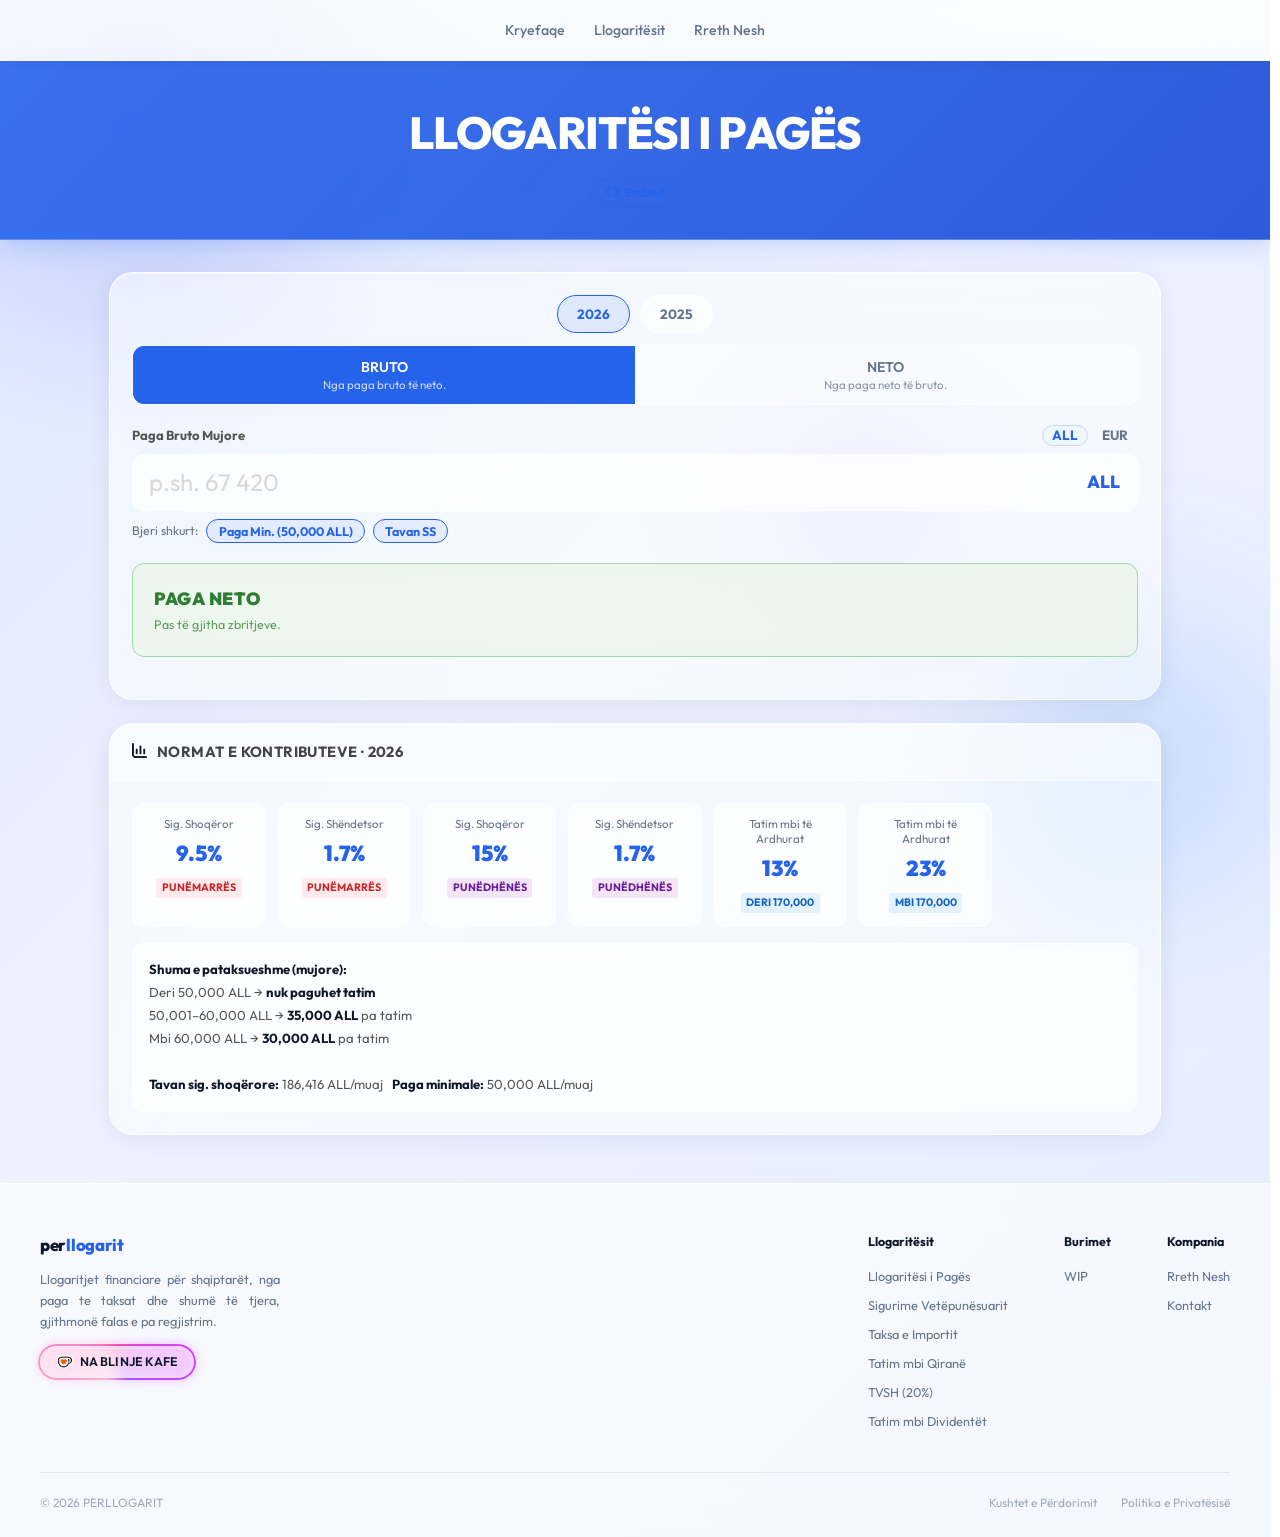
<file: calculators/paga.html>
﻿<!DOCTYPE html>
<html lang="sq">
<head>
  <meta charset="UTF-8">
  <link rel="icon" type="image/png" href="/favicon_small.png">
  <meta name="viewport" content="width=device-width, initial-scale=1.0">
  <title>Llogaritësi i Pagës 2026 - perllogarit</title>
  <meta name="description" content="Llogarit pagën neto nga bruto ose anasjelltas. Tatim progresiv 13% dhe 23%, sigurime shoqërore dhe kosto punëdhënësi. Normat 2025 dhe 2026.">
  <meta name="robots" content="index, follow">
  <link rel="canonical" href="https://perllogarit.al/calculators/paga">
  <meta property="og:type" content="website">
  <meta property="og:url" content="https://perllogarit.al/calculators/paga">
  <meta property="og:site_name" content="perllogarit">
  <meta property="og:locale" content="sq_AL">
  <meta property="og:title" content="Llogaritësi i Pagës 2026 - perllogarit">
  <meta property="og:description" content="Llogarit pagën neto nga bruto ose anasjelltas. Tatim progresiv 13% dhe 23%, sigurime shoqërore dhe kosto punëdhënësi. Normat 2025 dhe 2026.">
  <meta name="twitter:card" content="summary">
  <meta name="twitter:title" content="Llogaritësi i Pagës 2026 - perllogarit">
  <meta name="twitter:description" content="Llogarit pagën neto nga bruto ose anasjelltas. Tatim progresiv 13% dhe 23%, sigurime shoqërore dhe kosto punëdhënësi. Normat 2025 dhe 2026.">
  <link rel="preconnect" href="https://fonts.googleapis.com">
  <link rel="preconnect" href="https://fonts.gstatic.com" crossorigin>
  <link href="https://fonts.googleapis.com/css2?family=Outfit:wght@400;500;600;700;800;900&display=swap" rel="stylesheet">
  <link rel="stylesheet" href="../icons/css/bold/rounded.css">
  <link rel="stylesheet" href="../css/style.css">
  <link rel="stylesheet" href="../css/calc.css">
  <link rel="stylesheet" href="../css/embed.css">
  <script src="../js/shared.js" defer></script>
  <script src="../js/analytics.js" defer></script>
  <style>
    /* ── Paga-specific color tokens ── */
    :root {
      --red-mid:       #E53935;
      --purple:        #6A1B9A;
      --purple-light:  #F3E5F5;
      --purple-border: #CE93D8;
    }

    /* ── Income tax rate chip uses blue (override calc.css red) ── */
    .ri-tax { background: #E3F2FD; color: #1565C0; }

    /* ── Employer cost collapsible box ── */
    .emp-box {
      background: rgba(243,229,245,.65);
      border: 1.5px solid var(--purple-border);
      -webkit-backdrop-filter: blur(10px); backdrop-filter: blur(10px);
      border-radius: var(--r-md); padding: 1rem 1.2rem; margin-top: 1.25rem;
    }
    .emp-box-title {
      display: flex; justify-content: space-between; align-items: center;
      font-size: .8rem; font-weight: 800; color: var(--purple);
      text-transform: uppercase; letter-spacing: .5px;
      cursor: pointer; -webkit-user-select: none; user-select: none; min-height: 32px;
    }
    .emp-title-right {
      display: flex; align-items: center; gap: .45rem;
      font-size: .88rem; font-weight: 700; letter-spacing: 0;
      text-transform: none;
    }
    .emp-total-preview { opacity: .8; min-width: 80px; display: inline-block; text-align: right; }
    .emp-chevron {
      font-size: .78rem; transition: transform .22s ease;
      line-height: 0; display: inline-flex; align-items: center;
    }
    .emp-box--open .emp-chevron { transform: rotate(180deg); }
    .emp-box-body {
      display: none; margin-top: .75rem;
      border-top: 1px solid rgba(206,147,216,.35); padding-top: .35rem;
    }
    .emp-box--open .emp-box-body { display: block; }
    .emp-row {
      display: flex; justify-content: space-between; align-items: center;
      font-size: .88rem; padding: .32rem 0; border-bottom: 1px solid rgba(206,147,216,.4);
    }
    .emp-row:last-child {
      border-bottom: none; font-weight: 800; font-size: .98rem;
      color: var(--purple); padding-top: .5rem; margin-top: .15rem;
    }
    .emp-row .emp-val { font-weight: 600; }

    /* ── Daily rate section ── */
    #daily-section { margin-top: 1.25rem; }
    .days-row {
      display: flex; align-items: center; justify-content: space-between;
      margin-bottom: .65rem;
    }
    .days-label { font-size: .8rem; font-weight: 600; color: var(--gray); }
    .days-stepper {
      display: inline-flex; align-items: center; gap: 0;
      background: rgba(255,255,255,.5);
      border: 1.5px solid rgba(255,255,255,.65);
      border-radius: var(--r-pill);
      -webkit-backdrop-filter: blur(10px); backdrop-filter: blur(10px);
      overflow: hidden;
    }
    .days-stepper button {
      width: 30px; height: 30px; border: none; background: transparent;
      font-size: 1.1rem; font-weight: 700; color: var(--blue);
      cursor: pointer; font-family: var(--font); transition: background .15s;
    }
    .days-stepper button:hover { background: rgba(37,99,235,.1); }
    .days-stepper input {
      width: 36px; height: 30px; text-align: center;
      font-size: .88rem; font-weight: 800; color: var(--navy);
      font-family: var(--font); border: none;
      border-left: 1px solid rgba(255,255,255,.7);
      border-right: 1px solid rgba(255,255,255,.7);
      background: transparent; outline: none; padding: 0 .2rem;
    }
    .days-stepper input::-webkit-inner-spin-button,
    .days-stepper input::-webkit-outer-spin-button { -webkit-appearance: none; appearance: none; }
    .days-stepper input[type=number] { -moz-appearance: textfield; appearance: textfield; }
    .daily-grid {
      display: grid; grid-template-columns: 1fr 1fr; gap: .75rem;
    }
    .daily-item {
      background: rgba(255,255,255,.42);
      -webkit-backdrop-filter: blur(10px); backdrop-filter: blur(10px);
      border: 1px solid rgba(255,255,255,.65);
      border-radius: var(--r-md); padding: .75rem 1rem; text-align: center;
    }
    .daily-item .di-label { font-size: .78rem; color: var(--gray); }
    .daily-item .di-val   { font-size: 1.15rem; font-weight: 800; margin-top: .2rem; color: var(--navy); }
    .daily-item .di-sub   { font-size: .72rem; color: var(--gray); margin-top: .1rem; }

    /* ── Cliff warning: alternative gross result ── */
    .multi-result {
      background: rgba(255,243,224,.75); border: 1.5px solid #FFCC80;
      -webkit-backdrop-filter: blur(8px); backdrop-filter: blur(8px);
      border-radius: var(--r-md); padding: .9rem 1.1rem; margin-top: 1.25rem;
    }
    .multi-result-title { font-size: .8rem; font-weight: 700; color: var(--orange); margin-bottom: .5rem; }
    .multi-row { display: flex; justify-content: space-between; font-size: .88rem; padding: .25rem 0; }
    .multi-row strong { color: var(--navy); }

    /* ── Paga-specific responsive overrides ── */
    @media (max-width: 520px) {
      .rates-grid { grid-template-columns: repeat(3, 1fr); }
    }
    @media (max-width: 380px) {
      .result-box .rr-val   { font-size: 1.35rem; }
      .input-row input      { font-size: 1.1rem; }
      .rates-grid           { grid-template-columns: repeat(2, 1fr); }
      .toggle-btn span      { font-size: .68rem; }
    }
  </style>

  <!-- Google Analytics 4 (G-28TE2F8NLS) -->
  <script async src="https://www.googletagmanager.com/gtag/js?id=G-28TE2F8NLS"></script>
  <script>
    window.dataLayer = window.dataLayer || [];
    function gtag(){dataLayer.push(arguments);}
    gtag('consent', 'default', {
      analytics_storage: 'denied',
      ad_storage: 'denied',
      ad_user_data: 'denied',
      ad_personalization: 'denied',
      wait_for_update: 500
    });
    gtag('js', new Date());
    gtag('config', 'G-28TE2F8NLS');
  </script>
  <!-- Google AdSense  ca-pub-1093058889887223 (skipped in embed mode) -->
  <script>
    if (!new URLSearchParams(location.search).has('embed')) {
      var ad = document.createElement('script');
      ad.async = true;
      ad.src = 'https://pagead2.googlesyndication.com/pagead/js/adsbygoogle.js?client=ca-pub-1093058889887223';
      ad.crossOrigin = 'anonymous';
      document.head.appendChild(ad);
    }
  </script>
</head>
<body>
<script>if(new URLSearchParams(location.search).has('embed'))document.documentElement.classList.add('embed');</script>

<div class="bg-orb bg-orb-1"></div>
<div class="bg-orb bg-orb-2"></div>
<div class="bg-orb bg-orb-3"></div>

<nav class="nav">
  <div class="container nav-inner">
    <ul class="nav-links">
      <li><a href="/">Kryefaqe</a></li>
      <li><a href="/llogaritesit">Llogaritësit</a></li>
      <li><a href="/rreth-nesh">Rreth Nesh</a></li>
    </ul>
  </div>
</nav>

<div class="fab-wrap">
  <div class="fab-menu" id="nav-mobile">
    <a href="/" class="fab-item">
      <span class="fab-label">Kryefaqe</span>
      <span class="fab-btn"><i class="fi fi-br-home"></i></span>
    </a>
    <a href="/llogaritesit" class="fab-item nav-active">
      <span class="fab-label">Llogaritësit</span>
      <span class="fab-btn"><i class="fi fi-br-calculator"></i></span>
    </a>
    <a href="/rreth-nesh" class="fab-item">
      <span class="fab-label">Rreth Nesh</span>
      <span class="fab-btn"><i class="fi fi-br-info"></i></span>
    </a>
  </div>
  <button class="nav-hamburger" onclick="toggleMenu()" aria-label="Menu">
    <i class="fi fi-br-menu-burger" id="hamburger-icon"></i>
  </button>
</div>

<div class="page-header">
  <div class="page-header-inner" style="text-align:center">
    <h1>LLOGARITËSI I PAGËS</h1>
    <button type="button" class="embed-trigger" onclick="document.getElementById('embed-dialog').showModal()">
      <i class="fi fi-br-code-simple"></i> Embed
    </button>
  </div>
</div>

<div class="calc-container">

  <div class="card">
    <div class="card-body">

      <!-- year -->
      <div class="year-wrap" style="flex-direction:row;justify-content:center;margin-bottom:.75rem;">
        <button class="year-btn active" id="btn-2026" onclick="setYear(2026)">2026</button>
        <button class="year-btn"        id="btn-2025" onclick="setYear(2025)">2025</button>
      </div>

      <!-- mode -->
      <div class="toggle-wrap" style="margin-bottom:1.25rem;">
        <button class="toggle-btn active" id="btn-bruto" onclick="setMode('bruto')">
          BRUTO
          <span>Nga paga bruto të neto.</span>
        </button>
        <button class="toggle-btn" id="btn-neto" onclick="setMode('neto')">
          NETO
          <span>Nga paga neto të bruto.</span>
        </button>
      </div>

      <!-- input -->
      <div class="ccy-label-row">
        <label class="field-label" id="input-label">Paga Bruto Mujore</label>
        <div class="ccy-pills">
          <button class="ccy-pill active" id="opt-all" onclick="setCurrency('ALL')">ALL</button>
          <button class="ccy-pill"        id="opt-eur" onclick="setCurrency('EUR')">EUR</button>
        </div>
      </div>
      <div class="input-row input-row--ccy">
        <input type="number" id="salary-input" placeholder="p.sh. 67 420" min="0" step="100" oninput="calculate()">
        <span class="input-ccy-unit" id="currency-unit">ALL</span>
      </div>

      <div class="quick-row">
        <span class="quick-lbl">Bjeri shkurt:</span>
        <button class="quick-btn" id="btn-minwage-quick" onclick="setMinWage()">Paga Min.</button>
        <button class="quick-btn" onclick="setTavanSS()">Tavan SS</button>
      </div>

      <!-- cliff warning -->
      <div class="warn-box" id="cliff-warn" style="display:none">
        Kujdes: Për këtë pagë neto ka dy vlera të mundshme bruto (efekti i pragut tatimor). Shfaqen të dyja.
      </div>

      <!-- result -->
      <div class="result-box">
        <div class="rl">
          <div class="rl-title" id="result-title">Paga Neto</div>
          <div class="rl-sub"   id="result-sub">Pas të gjitha zbritjeve.</div>
        </div>
        <div class="rr">
          <div class="rr-val"   id="result-val"></div>
          <div class="rr-daily" id="result-daily">Ditore (div 22):</div>
        </div>
      </div>

      <!-- breakdown -->
      <table class="breakdown">
        <tbody id="breakdown-body"></tbody>
      </table>

      <!-- daily -->
      <div id="daily-section" style="display:none">
        <div class="days-row">
          <span class="days-label">DITË PUNE / MUAJ</span>
          <div class="days-stepper">
            <button onclick="changeDays(-1)">−</button>
            <input type="number" id="days-display" value="22" min="1" max="31" oninput="onDaysInput()">
            <button onclick="changeDays(1)">+</button>
          </div>
        </div>
        <div class="daily-grid" id="daily-grid">
          <div class="daily-item">
            <div class="di-label">Paga Bruto Ditore</div>
            <div class="di-val" id="daily-gross"></div>
            <div class="di-sub" id="daily-gross-sub">bruto / 22</div>
          </div>
          <div class="daily-item">
            <div class="di-label">Paga Neto Ditore</div>
            <div class="di-val" id="daily-net"></div>
            <div class="di-sub" id="daily-net-sub">neto / 22</div>
          </div>
        </div>
      </div>

      <!-- employer -->
      <div class="emp-box" id="emp-box" style="display:none">
        <div class="emp-box-title" onclick="toggleEmpBox()">
          <span>Kostoja e Punëdhënësit</span>
          <span class="emp-title-right">
            <span class="emp-total-preview" id="emp-total-preview"></span>
            <i class="fi fi-br-angle-down emp-chevron"></i>
          </span>
        </div>
        <div class="emp-box-body" id="emp-box-body">
          <div class="emp-row">
            <span>Paga Bruto</span>
            <span class="emp-val" id="emp-gross"></span>
          </div>
          <div class="emp-row">
            <span>Sigurim Shoqëror <span class="badge badge-gray">15%</span></span>
            <span class="emp-val" id="emp-ss"></span>
          </div>
          <div class="emp-row">
            <span>Sigurim Shëndetsor <span class="badge badge-gray">1.7%</span></span>
            <span class="emp-val" id="emp-hi"></span>
          </div>
          <div class="emp-row">
            <span>Kostoja Totale</span>
            <span id="emp-total"></span>
          </div>
        </div>
      </div>

      <!-- alternative (cliff case) -->
      <div class="multi-result" id="multi-result" style="display:none">
        <div class="multi-result-title">Alternativa e dytë (i njëjti neto, bruto tjetër):</div>
        <div class="multi-row"><span>Paga Bruto Alt.</span><strong id="alt-gross"></strong></div>
        <div class="multi-row"><span>Paga Neto (verifikim)</span><strong id="alt-net"></strong></div>
        <div class="multi-row"><span>Kostoja Totale e Punëdhënësit</span><strong id="alt-cost"></strong></div>
      </div>

      <div class="embed-badge">
        <a href="https://perllogarit.al" target="_blank" rel="noopener noreferrer">perllogarit.al</a>
      </div>

    </div>
  </div>

  <!-- rates reference -->
  <div class="card">
    <div class="card-header">
      <i class="fi fi-br-stats"></i>
      <h2>Normat e Kontributeve &middot; <span id="rates-year-label">2025</span></h2>
    </div>
    <div class="card-body">
      <div class="rates-grid">
        <div class="rate-item">
          <div class="ri-lbl">Sig. Shoqëror</div>
          <div class="ri-val">9.5%</div>
          <span class="ri-who ri-emp">Punëmarrës</span>
        </div>
        <div class="rate-item">
          <div class="ri-lbl">Sig. Shëndetsor</div>
          <div class="ri-val">1.7%</div>
          <span class="ri-who ri-emp">Punëmarrës</span>
        </div>
        <div class="rate-item">
          <div class="ri-lbl">Sig. Shoqëror</div>
          <div class="ri-val">15%</div>
          <span class="ri-who ri-empr">Punëdhënës</span>
        </div>
        <div class="rate-item">
          <div class="ri-lbl">Sig. Shëndetsor</div>
          <div class="ri-val">1.7%</div>
          <span class="ri-who ri-empr">Punëdhënës</span>
        </div>
        <div class="rate-item">
          <div class="ri-lbl">Tatim mbi të Ardhurat</div>
          <div class="ri-val">13%</div>
          <span class="ri-who ri-tax">deri 170,000</span>
        </div>
        <div class="rate-item">
          <div class="ri-lbl">Tatim mbi të Ardhurat</div>
          <div class="ri-val">23%</div>
          <span class="ri-who ri-tax">mbi 170,000</span>
        </div>
      </div>

      <div class="deduction-note">
        <strong>Shuma e pataksueshme (mujore):</strong><br>
        Deri 50,000 ALL &rarr; <strong>nuk paguhet tatim</strong><br>
        50,001&ndash;60,000 ALL &rarr; <strong>35,000 ALL</strong> pa tatim<br>
        Mbi 60,000 ALL &rarr; <strong>30,000 ALL</strong> pa tatim<br><br>
        <strong>Tavan sig. shoqërore:</strong> <span id="note-cap">176,416</span> ALL/muaj &nbsp;
        <strong>Paga minimale:</strong> <span id="note-minwage">40,000</span> ALL/muaj
      </div>
    </div>
  </div>

</div>

<div id="site-footer"></div>

<script src="../js/paga.js" defer></script>

<dialog id="embed-dialog" class="embed-dialog">
  <h3>Incorporo llogaritësin</h3>
  <p>Vendos kodin e mëposhtëm në faqen tënde:</p>
  <pre id="embed-code">&lt;iframe
  src="https://perllogarit.al/calculators/paga.html?embed=1"
  width="420"
  height="640"
  style="border:none;border-radius:12px;box-shadow:0 2px 16px rgba(0,0,0,.08);"
  title="Llogaritësi i Pagës · perllogarit"
  loading="lazy"
&gt;&lt;/iframe&gt;</pre>
  <div class="embed-dialog-actions">
    <button type="button" onclick="var b=this;navigator.clipboard.writeText(document.getElementById('embed-code').textContent.trim()).then(function(){b.textContent='U kopjua ✓'})">Kopjo</button>
    <button type="button" onclick="this.closest('dialog').close()">Mbyll</button>
  </div>
</dialog>
</body>
</html>
</file>
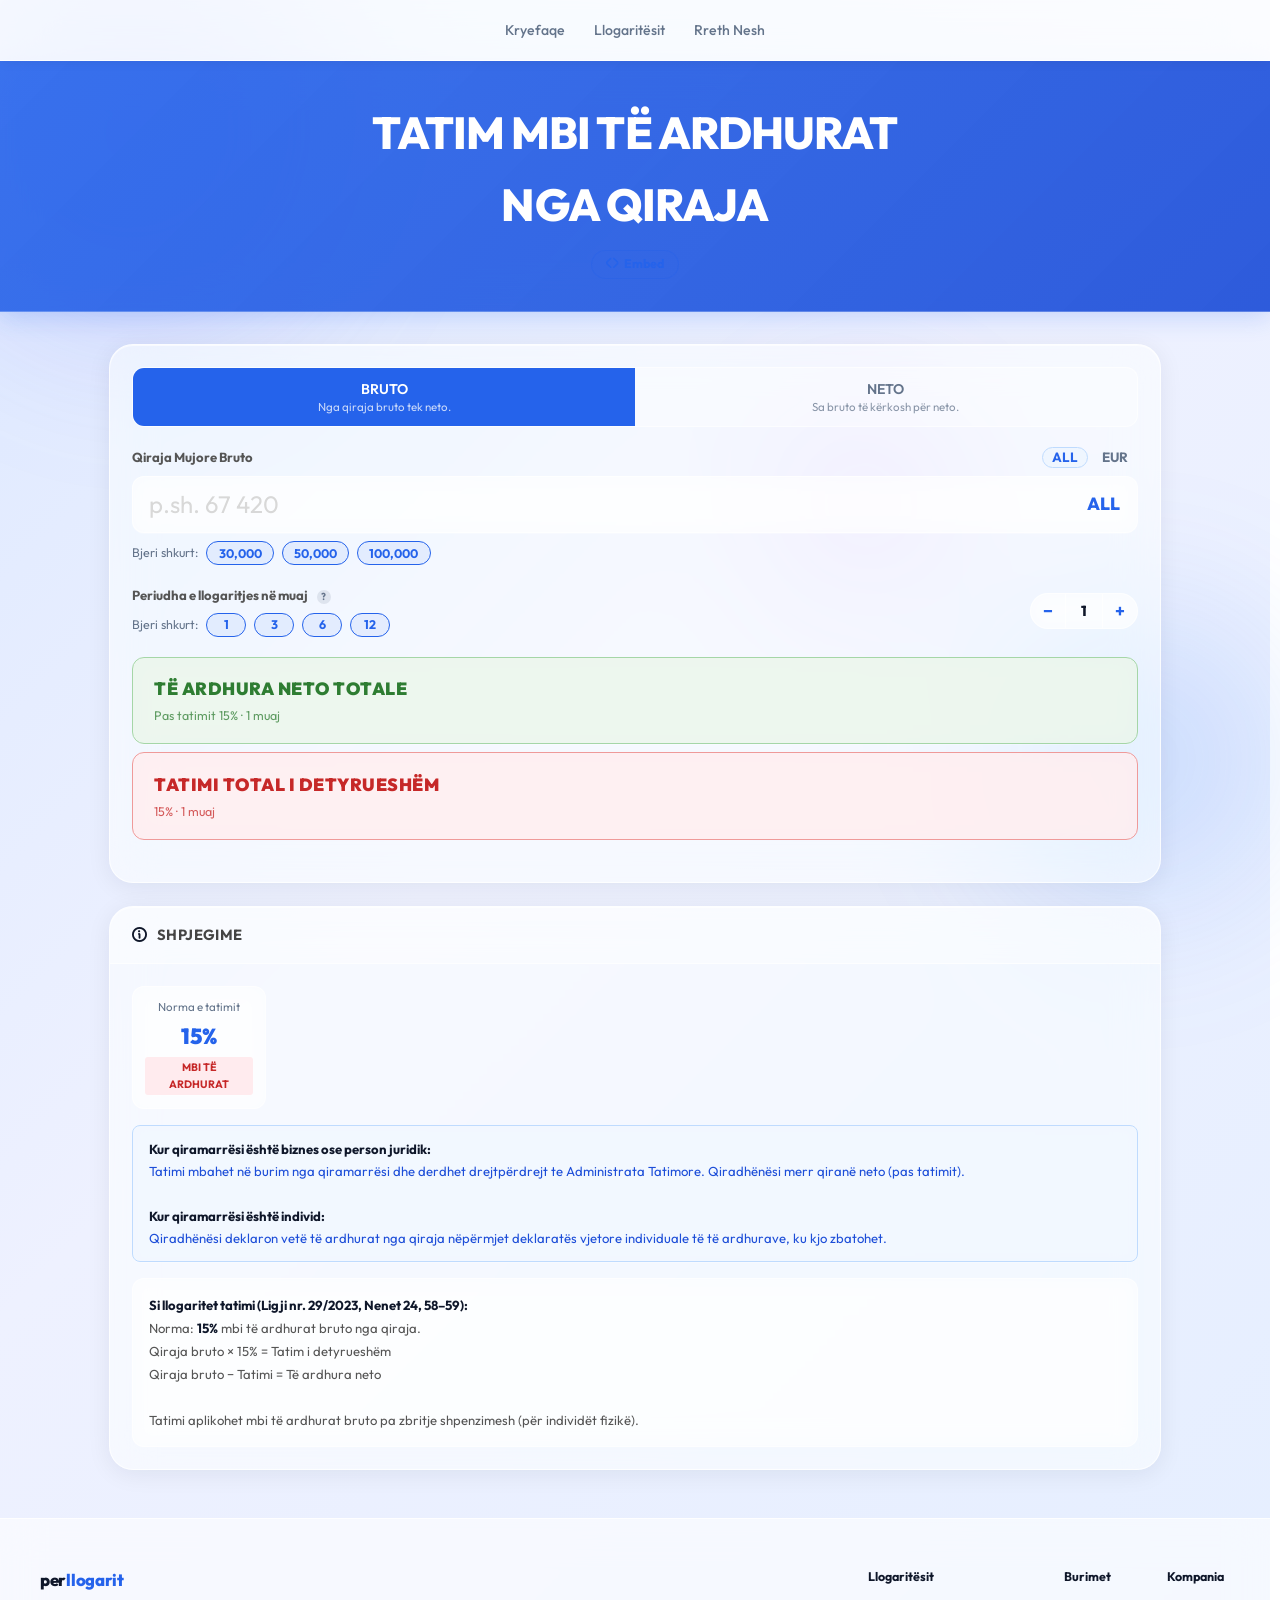
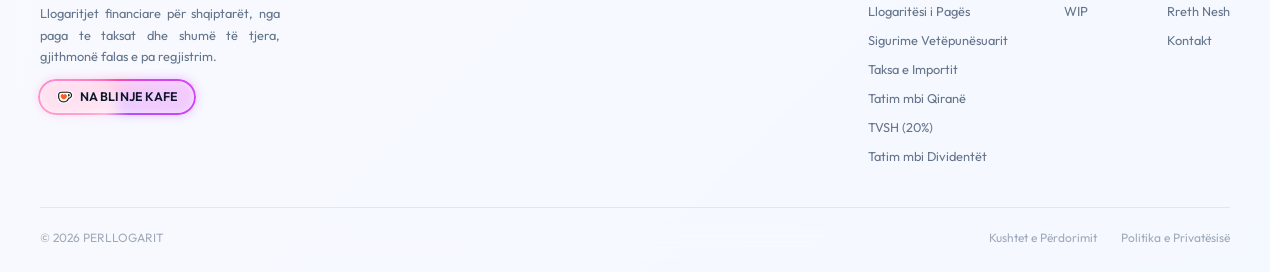
<file: calculators/qiraja.html>
﻿<!DOCTYPE html>
<html lang="sq">
<head>
  <meta charset="UTF-8">
  <link rel="icon" type="image/png" href="/favicon_small.png">
  <meta name="viewport" content="width=device-width, initial-scale=1.0">
  <title>Tatim mbi të Ardhurat nga Qiraja - perllogarit</title>
  <meta name="description" content="Llogarit tatimin mbi të ardhurat nga qiraja e pronave. Norma 15%, me pasqyrim mujor, tremujor dhe vjetor. Bazuar në ligjin shqiptar.">
  <meta name="robots" content="index, follow">
  <link rel="canonical" href="https://perllogarit.al/calculators/qiraja">
  <meta property="og:type" content="website">
  <meta property="og:url" content="https://perllogarit.al/calculators/qiraja">
  <meta property="og:site_name" content="perllogarit">
  <meta property="og:locale" content="sq_AL">
  <meta property="og:title" content="Tatim mbi të Ardhurat nga Qiraja - perllogarit">
  <meta property="og:description" content="Llogarit tatimin mbi të ardhurat nga qiraja e pronave. Norma 15%, me pasqyrim mujor, tremujor dhe vjetor. Bazuar në ligjin shqiptar.">
  <meta name="twitter:card" content="summary">
  <meta name="twitter:title" content="Tatim mbi të Ardhurat nga Qiraja - perllogarit">
  <meta name="twitter:description" content="Llogarit tatimin mbi të ardhurat nga qiraja e pronave. Norma 15%, me pasqyrim mujor, tremujor dhe vjetor. Bazuar në ligjin shqiptar.">
  <link rel="preconnect" href="https://fonts.googleapis.com">
  <link rel="preconnect" href="https://fonts.gstatic.com" crossorigin>
  <link href="https://fonts.googleapis.com/css2?family=Outfit:wght@400;500;600;700;800;900&display=swap" rel="stylesheet">
  <link rel="stylesheet" href="../icons/css/bold/rounded.css">
  <link rel="stylesheet" href="../css/style.css">
  <link rel="stylesheet" href="../css/calc.css">
  <link rel="stylesheet" href="../css/embed.css">
  <script src="../js/shared.js" defer></script>
  <script src="../js/analytics.js" defer></script>

  <!-- Google Analytics 4 (G-28TE2F8NLS) -->
  <script async src="https://www.googletagmanager.com/gtag/js?id=G-28TE2F8NLS"></script>
  <script>
    window.dataLayer = window.dataLayer || [];
    function gtag(){dataLayer.push(arguments);}
    gtag('consent', 'default', {
      analytics_storage: 'denied',
      ad_storage: 'denied',
      ad_user_data: 'denied',
      ad_personalization: 'denied',
      wait_for_update: 500
    });
    gtag('js', new Date());
    gtag('config', 'G-28TE2F8NLS');
  </script>
  <!-- Google AdSense  ca-pub-1093058889887223 (skipped in embed mode) -->
  <script>
    if (!new URLSearchParams(location.search).has('embed')) {
      var ad = document.createElement('script');
      ad.async = true;
      ad.src = 'https://pagead2.googlesyndication.com/pagead/js/adsbygoogle.js?client=ca-pub-1093058889887223';
      ad.crossOrigin = 'anonymous';
      document.head.appendChild(ad);
    }
  </script>
</head>
<body>
<script>if(new URLSearchParams(location.search).has('embed'))document.documentElement.classList.add('embed');</script>

<div class="bg-orb bg-orb-1"></div>
<div class="bg-orb bg-orb-2"></div>
<div class="bg-orb bg-orb-3"></div>

<nav class="nav">
  <div class="container nav-inner">
    <ul class="nav-links">
      <li><a href="/">Kryefaqe</a></li>
      <li><a href="/llogaritesit">Llogaritësit</a></li>
      <li><a href="/rreth-nesh">Rreth Nesh</a></li>
    </ul>
  </div>
</nav>

<div class="fab-wrap">
  <div class="fab-menu" id="nav-mobile">
    <a href="/" class="fab-item">
      <span class="fab-label">Kryefaqe</span>
      <span class="fab-btn"><i class="fi fi-br-home"></i></span>
    </a>
    <a href="/llogaritesit" class="fab-item nav-active">
      <span class="fab-label">Llogaritësit</span>
      <span class="fab-btn"><i class="fi fi-br-calculator"></i></span>
    </a>
    <a href="/rreth-nesh" class="fab-item">
      <span class="fab-label">Rreth Nesh</span>
      <span class="fab-btn"><i class="fi fi-br-info"></i></span>
    </a>
  </div>
  <button class="nav-hamburger" onclick="toggleMenu()" aria-label="Menu">
    <i class="fi fi-br-menu-burger" id="hamburger-icon"></i>
  </button>
</div>

<div class="page-header">
  <div class="page-header-inner" style="text-align:center">
    <h1>TATIM MBI TË ARDHURAT<br>NGA QIRAJA</h1>
    <button type="button" class="embed-trigger" onclick="document.getElementById('embed-dialog').showModal()">
      <i class="fi fi-br-code-simple"></i> Embed
    </button>
  </div>
</div>

<div class="calc-container">

  <!-- ═══════════════════════════════════════════
       CALCULATOR CARD
  ═══════════════════════════════════════════ -->
  <div class="card">
    <div class="card-body">

      <!-- Bruto / Neto toggle -->
      <div class="toggle-wrap">
        <button class="toggle-btn active" id="btn-bruto" onclick="setMode('bruto')">
          BRUTO
          <span>Nga qiraja bruto tek neto.</span>
        </button>
        <button class="toggle-btn" id="btn-neto" onclick="setMode('neto')">
          NETO
          <span>Sa bruto të kërkosh për neto.</span>
        </button>
      </div>

      <!-- Rent input -->
      <div class="ccy-label-row">
        <label class="field-label" id="rent-label" for="rent-input">Qiraja Mujore Bruto</label>
        <div class="ccy-pills">
          <button class="ccy-pill active" id="opt-all" onclick="setCurrency('ALL')">ALL</button>
          <button class="ccy-pill"        id="opt-eur" onclick="setCurrency('EUR')">EUR</button>
        </div>
      </div>
      <div class="input-row input-row--ccy">
        <input type="number" id="rent-input" placeholder="p.sh. 67 420" min="0" step="1000" oninput="calculate()">
        <span class="input-ccy-unit" id="currency-unit">ALL</span>
      </div>
      <div class="quick-row" id="quick-amounts">
        <span class="quick-lbl">Bjeri shkurt:</span>
        <button class="quick-btn" onclick="setAmount(30000)">30,000</button>
        <button class="quick-btn" onclick="setAmount(50000)">50,000</button>
        <button class="quick-btn" onclick="setAmount(100000)">100,000</button>
      </div>

      <!-- Months stepper -->
      <div class="family-row">
        <div>
          <div class="family-label">Periudha e llogaritjes në muaj
            <span class="tip" data-tip="Numri i muajve për të cilët llogaritet qiraja. Ndikon vetëm në totalin e periudhës.">?</span>
          </div>
          <div class="quick-row" style="margin:.4rem 0 0;">
            <span class="quick-lbl">Bjeri shkurt:</span>
            <button class="quick-btn" style="min-width:2.5rem;text-align:center;padding-left:0;padding-right:0;" onclick="setMonths(1)">1</button>
            <button class="quick-btn" style="min-width:2.5rem;text-align:center;padding-left:0;padding-right:0;" onclick="setMonths(3)">3</button>
            <button class="quick-btn" style="min-width:2.5rem;text-align:center;padding-left:0;padding-right:0;" onclick="setMonths(6)">6</button>
            <button class="quick-btn" style="min-width:2.5rem;text-align:center;padding-left:0;padding-right:0;" onclick="setMonths(12)">12</button>
          </div>
        </div>
        <div class="stepper">
          <button onclick="changeMonths(-1)">&#8722;</button>
          <input type="number" id="months-input" value="1" min="1" max="120" oninput="onMonthsInput()">
          <button onclick="changeMonths(1)">+</button>
        </div>
      </div>

      <!-- Result: primary -->
      <div class="result-box">
        <div class="rl">
          <div class="rl-title" id="result-primary-title">Të ardhura neto totale</div>
          <div class="rl-sub" id="result-sub-net">Pas tatimit 15% &middot; 12 muaj</div>
        </div>
        <div class="rr">
          <div class="rr-val" id="result-net"></div>
        </div>
      </div>

      <!-- Result: tax due -->
      <div class="result-box result-tax">
        <div class="rl">
          <div class="rl-title">Tatimi total i detyrueshëm</div>
          <div class="rl-sub" id="result-sub-tax">15% &middot; 12 muaj</div>
        </div>
        <div class="rr">
          <div class="rr-val" id="result-tax-val"></div>
        </div>
      </div>

      <!-- Breakdown -->
      <table class="breakdown">
        <tbody id="breakdown-body"></tbody>
      </table>

      <!-- Period grid -->
      <div class="period-grid" id="period-grid" style="display:none">
        <div class="period-item">
          <div class="pi-label" id="pg-lbl-m">Neto mujore</div>
          <div class="pi-val" id="pg-net-m"></div>
          <div class="pi-sub" id="pg-tax-m"></div>
        </div>
        <div class="period-item">
          <div class="pi-label" id="pg-lbl-q">Neto tremujore</div>
          <div class="pi-val" id="pg-net-q"></div>
          <div class="pi-sub" id="pg-tax-q"></div>
        </div>
        <div class="period-item">
          <div class="pi-label" id="pg-lbl-y">Neto vjetore</div>
          <div class="pi-val" id="pg-net-y"></div>
          <div class="pi-sub" id="pg-tax-y"></div>
        </div>
      </div>

      <div class="embed-badge">
        <a href="https://perllogarit.al" target="_blank" rel="noopener noreferrer">perllogarit.al</a>
      </div>

    </div>
  </div>

  <!-- ═══════════════════════════════════════════
       INFO CARD
  ═══════════════════════════════════════════ -->
  <div class="card">
    <div class="card-header">
      <i class="fi fi-br-info" style="display:flex; align-items:center; line-height:0;"></i>
      <h2>Shpjegime</h2>
    </div>
    <div class="card-body">

      <div class="rates-grid">
        <div class="rate-item">
          <div class="ri-lbl">Norma e tatimit</div>
          <div class="ri-val">15%</div>
          <span class="ri-who ri-tax">Mbi të ardhurat</span>
        </div>
      </div>

      <div class="info-box">
        <strong>Kur qiramarrësi është biznes ose person juridik:</strong><br>
        Tatimi mbahet në burim nga qiramarrësi dhe derdhet drejtpërdrejt te Administrata Tatimore. Qiradhënësi merr qiranë neto (pas tatimit).<br><br>
        <strong>Kur qiramarrësi është individ:</strong><br>
        Qiradhënësi deklaron vetë të ardhurat nga qiraja nëpërmjet deklaratës vjetore individuale të të ardhurave, ku kjo zbatohet.
      </div>

      <div class="deduction-note">
        <strong>Si llogaritet tatimi (Ligji nr. 29/2023, Nenet 24, 58–59):</strong><br>
        Norma: <strong>15%</strong> mbi të ardhurat bruto nga qiraja.<br>
        Qiraja bruto &times; 15% = Tatim i detyrueshëm<br>
        Qiraja bruto &minus; Tatimi = Të ardhura neto<br><br>
        Tatimi aplikohet mbi të ardhurat bruto pa zbritje shpenzimesh (për individët fizikë).
      </div>

    </div>
  </div>

</div>

<div id="site-footer"></div>

<script src="../js/qir.js" defer></script>

<dialog id="embed-dialog" class="embed-dialog">
  <h3>Incorporo llogaritësin</h3>
  <p>Vendos kodin e mëposhtëm në faqen tënde:</p>
  <pre id="embed-code">&lt;iframe
  src="https://perllogarit.al/calculators/qiraja.html?embed=1"
  width="420"
  height="500"
  style="border:none;border-radius:12px;box-shadow:0 2px 16px rgba(0,0,0,.08);"
  title="Tatim mbi të Ardhurat nga Qiraja · perllogarit"
  loading="lazy"
&gt;&lt;/iframe&gt;</pre>
  <div class="embed-dialog-actions">
    <button type="button" onclick="var b=this;navigator.clipboard.writeText(document.getElementById('embed-code').textContent.trim()).then(function(){b.textContent='U kopjua ✓'})">Kopjo</button>
    <button type="button" onclick="this.closest('dialog').close()">Mbyll</button>
  </div>
</dialog>
</body>
</html>
</file>
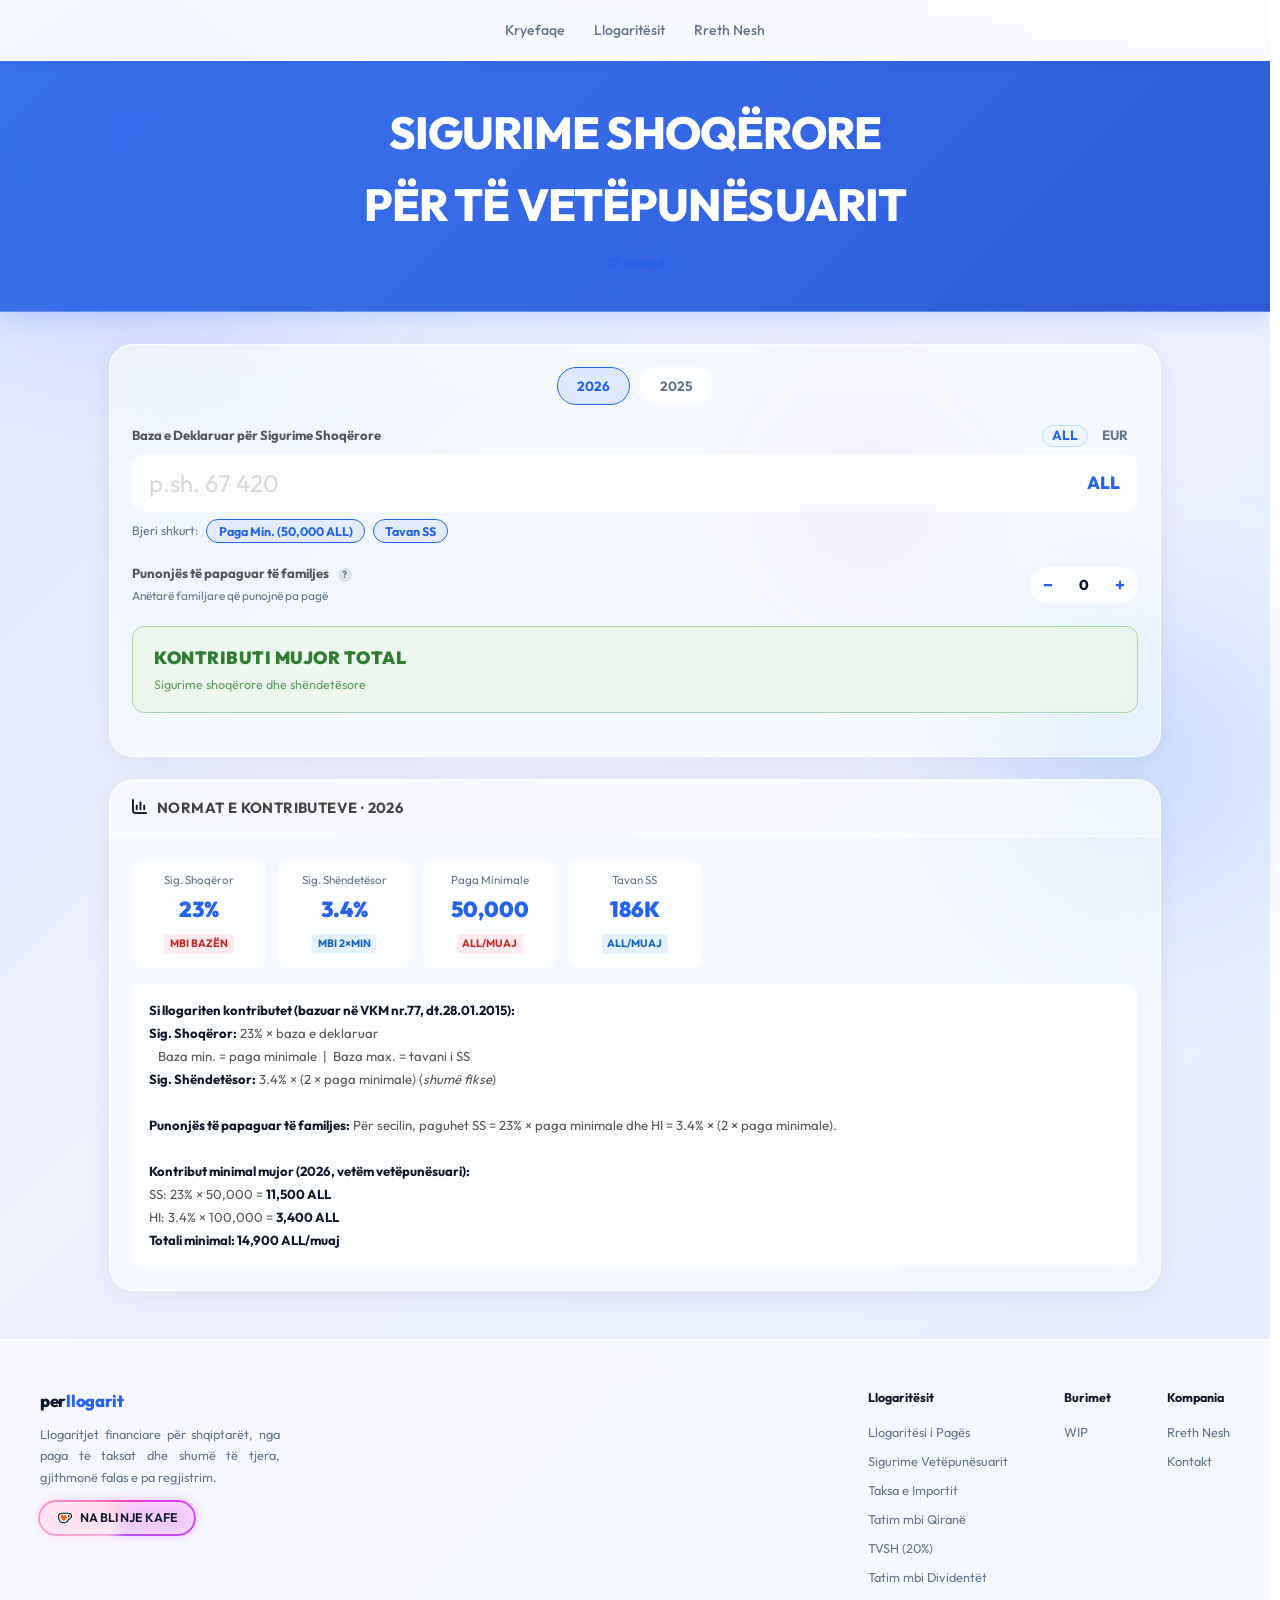
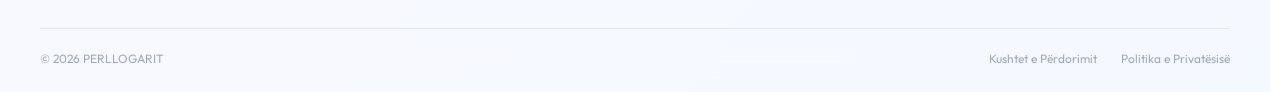
<file: calculators/sigurime.html>
﻿<!DOCTYPE html>
<html lang="sq">
<head>
  <meta charset="UTF-8">
  <link rel="icon" type="image/png" href="/favicon_small.png">
  <meta name="viewport" content="width=device-width, initial-scale=1.0">
  <title>Sigurime Shoqërore Vetëpunësimit 2026 - perllogarit</title>
  <meta name="description" content="Llogarit kontributet e detyrueshme të sigurimeve shoqërore dhe shëndetësore për të vetëpunësuarit dhe bizneset individuale. Normat 2025 dhe 2026.">
  <meta name="robots" content="index, follow">
  <link rel="canonical" href="https://perllogarit.al/calculators/sigurime">
  <meta property="og:type" content="website">
  <meta property="og:url" content="https://perllogarit.al/calculators/sigurime">
  <meta property="og:site_name" content="perllogarit">
  <meta property="og:locale" content="sq_AL">
  <meta property="og:title" content="Sigurime Shoqërore Vetëpunësimit 2026 - perllogarit">
  <meta property="og:description" content="Llogarit kontributet e detyrueshme të sigurimeve shoqërore dhe shëndetësore për të vetëpunësuarit dhe bizneset individuale. Normat 2025 dhe 2026.">
  <meta name="twitter:card" content="summary">
  <meta name="twitter:title" content="Sigurime Shoqërore Vetëpunësimit 2026 - perllogarit">
  <meta name="twitter:description" content="Llogarit kontributet e detyrueshme të sigurimeve shoqërore dhe shëndetësore për të vetëpunësuarit dhe bizneset individuale. Normat 2025 dhe 2026.">
  <link rel="preconnect" href="https://fonts.googleapis.com">
  <link rel="preconnect" href="https://fonts.gstatic.com" crossorigin>
  <link href="https://fonts.googleapis.com/css2?family=Outfit:wght@400;500;600;700;800;900&display=swap" rel="stylesheet">
  <link rel="stylesheet" href="../icons/css/bold/rounded.css">
  <link rel="stylesheet" href="../css/style.css">
  <link rel="stylesheet" href="../css/calc.css">
  <link rel="stylesheet" href="../css/embed.css">
  <script src="../js/shared.js" defer></script>
  <script src="../js/analytics.js" defer></script>

  <!-- Google Analytics 4 (G-28TE2F8NLS) -->
  <script async src="https://www.googletagmanager.com/gtag/js?id=G-28TE2F8NLS"></script>
  <script>
    window.dataLayer = window.dataLayer || [];
    function gtag(){dataLayer.push(arguments);}
    gtag('consent', 'default', {
      analytics_storage: 'denied',
      ad_storage: 'denied',
      ad_user_data: 'denied',
      ad_personalization: 'denied',
      wait_for_update: 500
    });
    gtag('js', new Date());
    gtag('config', 'G-28TE2F8NLS');
  </script>
  <!-- Google AdSense  ca-pub-1093058889887223 (skipped in embed mode) -->
  <script>
    if (!new URLSearchParams(location.search).has('embed')) {
      var ad = document.createElement('script');
      ad.async = true;
      ad.src = 'https://pagead2.googlesyndication.com/pagead/js/adsbygoogle.js?client=ca-pub-1093058889887223';
      ad.crossOrigin = 'anonymous';
      document.head.appendChild(ad);
    }
  </script>
</head>
<body>
<script>if(new URLSearchParams(location.search).has('embed'))document.documentElement.classList.add('embed');</script>

<div class="bg-orb bg-orb-1"></div>
<div class="bg-orb bg-orb-2"></div>
<div class="bg-orb bg-orb-3"></div>

<nav class="nav">
  <div class="container nav-inner">
    <ul class="nav-links">
      <li><a href="/">Kryefaqe</a></li>
      <li><a href="/llogaritesit">Llogaritësit</a></li>
      <li><a href="/rreth-nesh">Rreth Nesh</a></li>
    </ul>
  </div>
</nav>

<div class="fab-wrap">
  <div class="fab-menu" id="nav-mobile">
    <a href="/" class="fab-item">
      <span class="fab-label">Kryefaqe</span>
      <span class="fab-btn"><i class="fi fi-br-home"></i></span>
    </a>
    <a href="/llogaritesit" class="fab-item nav-active">
      <span class="fab-label">Llogaritësit</span>
      <span class="fab-btn"><i class="fi fi-br-calculator"></i></span>
    </a>
    <a href="/rreth-nesh" class="fab-item">
      <span class="fab-label">Rreth Nesh</span>
      <span class="fab-btn"><i class="fi fi-br-info"></i></span>
    </a>
  </div>
  <button class="nav-hamburger" onclick="toggleMenu()" aria-label="Menu">
    <i class="fi fi-br-menu-burger" id="hamburger-icon"></i>
  </button>
</div>

<div class="page-header">
  <div class="page-header-inner" style="text-align:center">
    <h1>SIGURIME SHOQËRORE<br>PËR TË VETËPUNËSUARIT</h1>
    <button type="button" class="embed-trigger" onclick="document.getElementById('embed-dialog').showModal()">
      <i class="fi fi-br-code-simple"></i> Embed
    </button>
  </div>
</div>

<div class="calc-container">

  <!-- ═══════════════════════════════════════════
       CALCULATOR CARD
  ═══════════════════════════════════════════ -->
  <div class="card">
    <div class="card-body">

      <!-- Year -->
      <div class="year-wrap">
        <button class="year-btn active" id="btn-2026" onclick="setYear(2026)">2026</button>
        <button class="year-btn"        id="btn-2025" onclick="setYear(2025)">2025</button>
      </div>

      <!-- SS base input -->
      <div class="ccy-label-row">
        <label class="field-label" for="base-input">Baza e Deklaruar për Sigurime Shoqërore</label>
        <div class="ccy-pills">
          <button class="ccy-pill active" id="opt-all" onclick="setCurrency('ALL')">ALL</button>
          <button class="ccy-pill"        id="opt-eur" onclick="setCurrency('EUR')">EUR</button>
        </div>
      </div>
      <div class="input-row input-row--ccy">
        <input type="number" id="base-input" placeholder="p.sh. 67 420" min="0" step="1000" oninput="calculate()">
        <span class="input-ccy-unit" id="currency-unit">ALL</span>
      </div>
      <div class="quick-row">
        <span class="quick-lbl">Bjeri shkurt:</span>
        <button class="quick-btn" id="btn-minwage" onclick="setMinWage()">Paga Minimale</button>
        <button class="quick-btn" onclick="setMaxBase()">Tavan SS</button>
      </div>

      <!-- Unpaid family workers -->
      <div class="family-row">
        <div>
          <div class="family-label">Punonjës të papaguar të familjes
            <span class="tip" data-tip="Anëtarë të familjes që punojnë bashkë me të vetëpunësuarin pa marrë pagë. Për secilin paguhet kontribut i veçantë bazuar në pagën minimale.">?</span>
          </div>
          <div class="family-sub">Anëtarë familjare që punojnë pa pagë</div>
        </div>
        <div class="stepper">
          <button onclick="changeFamily(-1)">−</button>
          <input type="number" id="family-count" value="0" min="0" max="10" oninput="onFamilyInput()">
          <button onclick="changeFamily(1)">+</button>
        </div>
      </div>

      <!-- Result -->
      <div class="result-box">
        <div class="rl">
          <div class="rl-title">Kontributi Mujor Total</div>
          <div class="rl-sub" id="result-sub">Sigurime shoqërore dhe shëndetësore</div>
        </div>
        <div class="rr">
          <div class="rr-val" id="result-val"></div>
        </div>
      </div>

      <!-- Below-minimum warning -->
      <div class="warn-box" id="min-warn" style="display:none">
        Baza e deklaruar është nën pagën minimale. Kontributi llogaritet mbi minimumin e detyrueshëm: <strong id="min-wage-lbl"></strong> ALL.
      </div>

      <!-- Breakdown -->
      <table class="breakdown">
        <tbody id="breakdown-body"></tbody>
      </table>

      <!-- Period grid -->
      <div class="period-grid" id="period-grid" style="display:none">
        <div class="period-item">
          <div class="pi-label">Mujore</div>
          <div class="pi-val" id="period-monthly"></div>
          <div class="pi-sub">× 1 muaj</div>
        </div>
        <div class="period-item">
          <div class="pi-label">Tremujore</div>
          <div class="pi-val" id="period-quarterly"></div>
          <div class="pi-sub">× 3 muaj</div>
        </div>
        <div class="period-item">
          <div class="pi-label">Vjetore</div>
          <div class="pi-val" id="period-annual"></div>
          <div class="pi-sub">× 12 muaj</div>
        </div>
      </div>

      <div class="embed-badge">
        <a href="https://perllogarit.al" target="_blank" rel="noopener noreferrer">perllogarit.al</a>
      </div>

    </div>
  </div>

  <!-- ═══════════════════════════════════════════
       REFERENCE RATES CARD
  ═══════════════════════════════════════════ -->
  <div class="card">
    <div class="card-header">
      <i class="fi fi-br-stats"></i>
      <h2>Normat e Kontributeve &middot; <span id="rates-year-label">2026</span></h2>
    </div>
    <div class="card-body">
      <div class="rates-grid">
        <div class="rate-item">
          <div class="ri-lbl">Sig. Shoqëror</div>
          <div class="ri-val">23%</div>
          <span class="ri-who ri-ss">Mbi bazën</span>
        </div>
        <div class="rate-item">
          <div class="ri-lbl">Sig. Shëndetësor</div>
          <div class="ri-val">3.4%</div>
          <span class="ri-who ri-hi">Mbi 2×min</span>
        </div>
        <div class="rate-item">
          <div class="ri-lbl">Paga Minimale</div>
          <div class="ri-val" id="ref-minwage">50,000</div>
          <span class="ri-who ri-ss">ALL/muaj</span>
        </div>
        <div class="rate-item">
          <div class="ri-lbl">Tavan SS</div>
          <div class="ri-val" id="ref-sscap">186K</div>
          <span class="ri-who ri-hi">ALL/muaj</span>
        </div>
      </div>

      <div class="deduction-note">
        <strong>Si llogariten kontributet (bazuar në VKM nr.77, dt.28.01.2015):</strong><br>
        <strong>Sig. Shoqëror:</strong> 23% &times; baza e deklaruar<br>
        &nbsp;&nbsp;&nbsp;Baza min. = paga minimale &nbsp;|&nbsp; Baza max. = tavani i SS<br>
        <strong>Sig. Shëndetësor:</strong> 3.4% &times; (2 &times; paga minimale) (<em>shumë fikse</em>)<br><br>
        <strong>Punonjës të papaguar të familjes:</strong> Për secilin, paguhet SS = 23% &times; paga minimale dhe HI = 3.4% &times; (2 &times; paga minimale).<br><br>
        <strong>Kontribut minimal mujor (<span id="note-year">2026</span>, vetëm vetëpunësuari):</strong><br>
        SS: 23% &times; <span id="note-minwage">50,000</span> = <strong><span id="note-ss-min"></span> ALL</strong><br>
        HI: 3.4% &times; <span id="note-hi-base"></span> = <strong><span id="note-hi-val"></span> ALL</strong><br>
        <strong>Totali minimal: <span id="note-total-min"></span> ALL/muaj</strong>
      </div>
    </div>
  </div>

</div>

<div id="site-footer"></div>

<script src="../js/sig.js" defer></script>

<dialog id="embed-dialog" class="embed-dialog">
  <h3>Incorporo llogaritësin</h3>
  <p>Vendos kodin e mëposhtëm në faqen tënde:</p>
  <pre id="embed-code">&lt;iframe
  src="https://perllogarit.al/calculators/sigurime.html?embed=1"
  width="420"
  height="480"
  style="border:none;border-radius:12px;box-shadow:0 2px 16px rgba(0,0,0,.08);"
  title="Sigurime Shoqërore për të Vetëpunësuarit · perllogarit"
  loading="lazy"
&gt;&lt;/iframe&gt;</pre>
  <div class="embed-dialog-actions">
    <button type="button" onclick="var b=this;navigator.clipboard.writeText(document.getElementById('embed-code').textContent.trim()).then(function(){b.textContent='U kopjua ✓'})">Kopjo</button>
    <button type="button" onclick="this.closest('dialog').close()">Mbyll</button>
  </div>
</dialog>
</body>
</html>
</file>
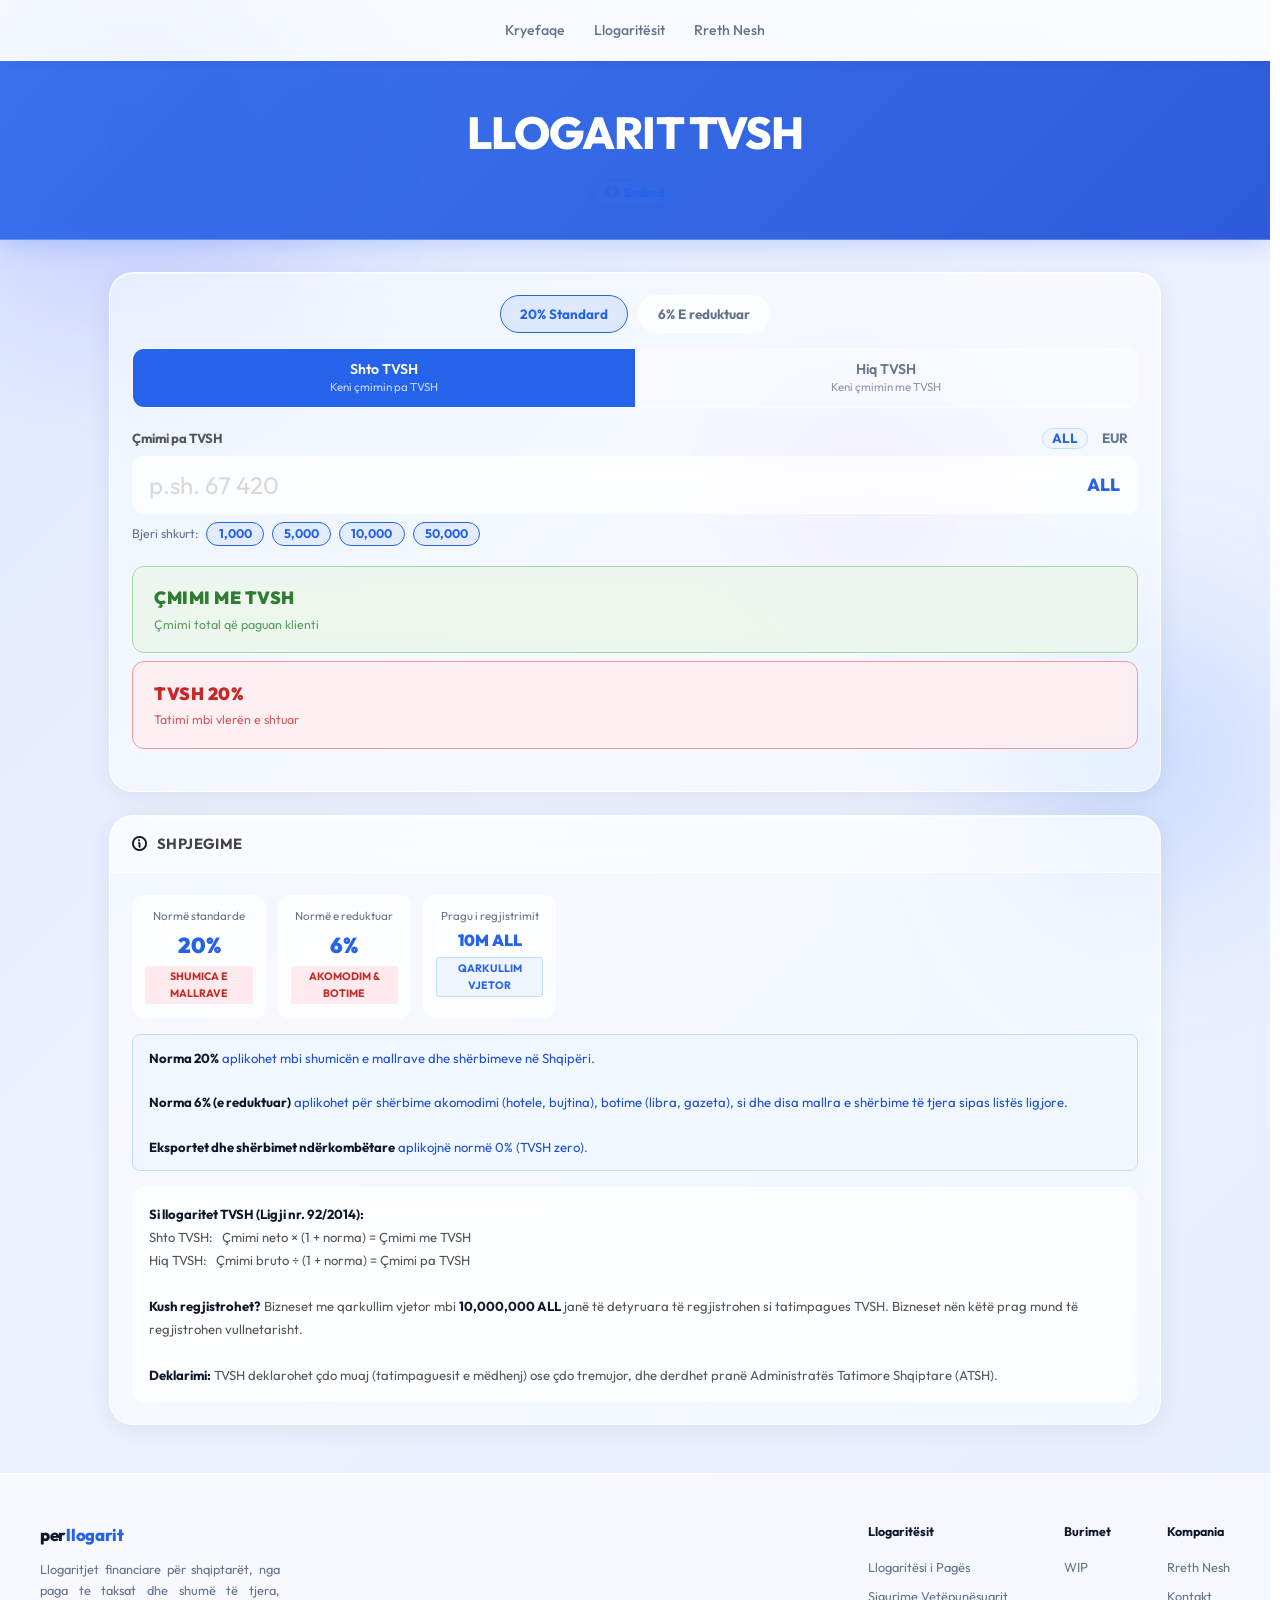
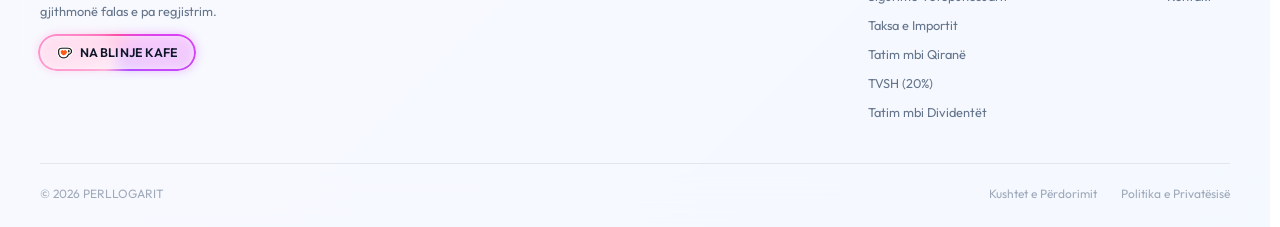
<file: calculators/tvsh.html>
﻿<!DOCTYPE html>
<html lang="sq">
<head>
  <meta charset="UTF-8">
  <link rel="icon" type="image/png" href="/favicon_small.png">
  <meta name="viewport" content="width=device-width, initial-scale=1.0">
  <title>Llogaritësi i TVSH-së 2026 - perllogarit</title>
  <meta name="description" content="Llogarit TVSH-në me normë 20% ose 6%. Shto ose zbrit tatimin nga çmimi i produktit apo shërbimit me rezultat të menjëhershëm.">
  <meta name="robots" content="index, follow">
  <link rel="canonical" href="https://perllogarit.al/calculators/tvsh">
  <meta property="og:type" content="website">
  <meta property="og:url" content="https://perllogarit.al/calculators/tvsh">
  <meta property="og:site_name" content="perllogarit">
  <meta property="og:locale" content="sq_AL">
  <meta property="og:title" content="Llogaritësi i TVSH-së 2026 - perllogarit">
  <meta property="og:description" content="Llogarit TVSH-në me normë 20% ose 6%. Shto ose zbrit tatimin nga çmimi i produktit apo shërbimit me rezultat të menjëhershëm.">
  <meta name="twitter:card" content="summary">
  <meta name="twitter:title" content="Llogaritësi i TVSH-së 2026 - perllogarit">
  <meta name="twitter:description" content="Llogarit TVSH-në me normë 20% ose 6%. Shto ose zbrit tatimin nga çmimi i produktit apo shërbimit me rezultat të menjëhershëm.">
  <link rel="preconnect" href="https://fonts.googleapis.com">
  <link rel="preconnect" href="https://fonts.gstatic.com" crossorigin>
  <link href="https://fonts.googleapis.com/css2?family=Outfit:wght@400;500;600;700;800;900&display=swap" rel="stylesheet">
  <link rel="stylesheet" href="../icons/css/bold/rounded.css">
  <link rel="stylesheet" href="../css/style.css">
  <link rel="stylesheet" href="../css/calc.css">
  <link rel="stylesheet" href="../css/embed.css">
  <script src="../js/shared.js" defer></script>
  <script src="../js/analytics.js" defer></script>

  <!-- Google Analytics 4 (G-28TE2F8NLS) -->
  <script async src="https://www.googletagmanager.com/gtag/js?id=G-28TE2F8NLS"></script>
  <script>
    window.dataLayer = window.dataLayer || [];
    function gtag(){dataLayer.push(arguments);}
    gtag('consent', 'default', {
      analytics_storage: 'denied',
      ad_storage: 'denied',
      ad_user_data: 'denied',
      ad_personalization: 'denied',
      wait_for_update: 500
    });
    gtag('js', new Date());
    gtag('config', 'G-28TE2F8NLS');
  </script>
  <!-- Google AdSense  ca-pub-1093058889887223 (skipped in embed mode) -->
  <script>
    if (!new URLSearchParams(location.search).has('embed')) {
      var ad = document.createElement('script');
      ad.async = true;
      ad.src = 'https://pagead2.googlesyndication.com/pagead/js/adsbygoogle.js?client=ca-pub-1093058889887223';
      ad.crossOrigin = 'anonymous';
      document.head.appendChild(ad);
    }
  </script>
</head>
<body>
<script>if(new URLSearchParams(location.search).has('embed'))document.documentElement.classList.add('embed');</script>

<div class="bg-orb bg-orb-1"></div>
<div class="bg-orb bg-orb-2"></div>
<div class="bg-orb bg-orb-3"></div>

<nav class="nav">
  <div class="container nav-inner">
    <ul class="nav-links">
      <li><a href="/">Kryefaqe</a></li>
      <li><a href="/llogaritesit">Llogaritësit</a></li>
      <li><a href="/rreth-nesh">Rreth Nesh</a></li>
    </ul>
  </div>
</nav>

<div class="fab-wrap">
  <div class="fab-menu" id="nav-mobile">
    <a href="/" class="fab-item">
      <span class="fab-label">Kryefaqe</span>
      <span class="fab-btn"><i class="fi fi-br-home"></i></span>
    </a>
    <a href="/llogaritesit" class="fab-item nav-active">
      <span class="fab-label">Llogaritësit</span>
      <span class="fab-btn"><i class="fi fi-br-calculator"></i></span>
    </a>
    <a href="/rreth-nesh" class="fab-item">
      <span class="fab-label">Rreth Nesh</span>
      <span class="fab-btn"><i class="fi fi-br-info"></i></span>
    </a>
  </div>
  <button class="nav-hamburger" onclick="toggleMenu()" aria-label="Menu">
    <i class="fi fi-br-menu-burger" id="hamburger-icon"></i>
  </button>
</div>

<div class="page-header">
  <div class="page-header-inner" style="text-align:center">
    <h1>LLOGARIT TVSH</h1>
    <button type="button" class="embed-trigger" onclick="document.getElementById('embed-dialog').showModal()">
      <i class="fi fi-br-code-simple"></i> Embed
    </button>
  </div>
</div>

<div class="calc-container">

  <!-- ═══════════════════════════════════════════
       CALCULATOR CARD
  ═══════════════════════════════════════════ -->
  <div class="card">
    <div class="card-body">

      <!-- Rate toggle -->
      <div class="year-wrap" style="margin-bottom:.9rem">
        <button class="year-btn active" id="btn-20" onclick="setRate(0.20)">20% Standard</button>
        <button class="year-btn"        id="btn-6"  onclick="setRate(0.06)">6% E reduktuar</button>
      </div>

      <!-- Direction toggle -->
      <div class="toggle-wrap">
        <button class="toggle-btn active" id="btn-add" onclick="setMode('add')">
          Shto TVSH
          <span>Keni çmimin pa TVSH</span>
        </button>
        <button class="toggle-btn" id="btn-sub" onclick="setMode('sub')">
          Hiq TVSH
          <span>Keni çmimin me TVSH</span>
        </button>
      </div>

      <!-- Price input -->
      <div class="ccy-label-row">
        <label class="field-label" id="price-label">Çmimi pa TVSH</label>
        <div class="ccy-pills">
          <button class="ccy-pill active" id="opt-all" onclick="setCurrency('ALL')">ALL</button>
          <button class="ccy-pill"        id="opt-eur" onclick="setCurrency('EUR')">EUR</button>
        </div>
      </div>
      <div class="input-row input-row--ccy">
        <input type="number" id="price-input" placeholder="p.sh. 67 420" min="0" oninput="calculate()">
        <span class="input-ccy-unit" id="currency-unit">ALL</span>
      </div>
      <div class="quick-row" id="quick-amounts">
        <span class="quick-lbl">Bjeri shkurt:</span>
        <button class="quick-btn" onclick="setAmount(1000)">1,000</button>
        <button class="quick-btn" onclick="setAmount(5000)">5,000</button>
        <button class="quick-btn" onclick="setAmount(10000)">10,000</button>
        <button class="quick-btn" onclick="setAmount(50000)">50,000</button>
      </div>

      <!-- Result: primary -->
      <div class="result-box">
        <div class="rl">
          <div class="rl-title" id="res-green-title">ÇMIMI ME TVSH</div>
          <div class="rl-sub"   id="res-green-sub">Çmimi total që paguan klienti</div>
        </div>
        <div class="rr">
          <div class="rr-val" id="res-green-val"></div>
        </div>
      </div>

      <!-- Result: tax -->
      <div class="result-box result-tax">
        <div class="rl">
          <div class="rl-title" id="res-red-title">TVSH 20%</div>
          <div class="rl-sub">Tatimi mbi vlerën e shtuar</div>
        </div>
        <div class="rr">
          <div class="rr-val" id="res-red-val"></div>
        </div>
      </div>

      <!-- Breakdown -->
      <table class="breakdown">
        <tbody id="breakdown-body"></tbody>
      </table>

      <div class="embed-badge">
        <a href="https://perllogarit.al" target="_blank" rel="noopener noreferrer">perllogarit.al</a>
      </div>

    </div>
  </div>

  <!-- ═══════════════════════════════════════════
       INFO CARD
  ═══════════════════════════════════════════ -->
  <div class="card">
    <div class="card-header">
      <i class="fi fi-br-info" style="display:flex; align-items:center; line-height:0;"></i>
      <h2>Shpjegime</h2>
    </div>
    <div class="card-body">

      <div class="rates-grid">
        <div class="rate-item">
          <div class="ri-lbl">Normë standarde</div>
          <div class="ri-val">20%</div>
          <span class="ri-who ri-tax">Shumica e mallrave</span>
        </div>
        <div class="rate-item">
          <div class="ri-lbl">Normë e reduktuar</div>
          <div class="ri-val">6%</div>
          <span class="ri-who ri-tax">Akomodim &amp; botime</span>
        </div>
        <div class="rate-item">
          <div class="ri-lbl">Pragu i regjistrimit</div>
          <div class="ri-val ri-val--sm" style="font-size:1rem">10M ALL</div>
          <span class="ri-who ri-law">Qarkullim vjetor</span>
        </div>
      </div>

      <div class="info-box">
        <strong>Norma 20%</strong> aplikohet mbi shumicën e mallrave dhe shërbimeve në Shqipëri.<br><br>
        <strong>Norma 6% (e reduktuar)</strong> aplikohet për shërbime akomodimi (hotele, bujtina), botime (libra, gazeta), si dhe disa mallra e shërbime të tjera sipas listës ligjore.<br><br>
        <strong>Eksportet dhe shërbimet ndërkombëtare</strong> aplikojnë normë 0% (TVSH zero).
      </div>

      <div class="deduction-note">
        <strong>Si llogaritet TVSH (Ligji nr. 92/2014):</strong><br>
        Shto TVSH: &nbsp; Çmimi neto &times; (1 + norma) = Çmimi me TVSH<br>
        Hiq TVSH: &nbsp; Çmimi bruto &divide; (1 + norma) = Çmimi pa TVSH<br><br>
        <strong>Kush regjistrohet?</strong> Bizneset me qarkullim vjetor mbi <strong>10,000,000 ALL</strong> janë të detyruara të regjistrohen si tatimpagues TVSH. Bizneset nën këtë prag mund të regjistrohen vullnetarisht.<br><br>
        <strong>Deklarimi:</strong> TVSH deklarohet çdo muaj (tatimpaguesit e mëdhenj) ose çdo tremujor, dhe derdhet pranë Administratës Tatimore Shqiptare (ATSH).
      </div>

    </div>
  </div>

</div>

<div id="site-footer"></div>

<script src="../js/tvsh.js" defer></script>

<dialog id="embed-dialog" class="embed-dialog">
  <h3>Incorporo llogaritësin</h3>
  <p>Vendos kodin e mëposhtëm në faqen tënde:</p>
  <pre id="embed-code">&lt;iframe
  src="https://perllogarit.al/calculators/tvsh.html?embed=1"
  width="420"
  height="420"
  style="border:none;border-radius:12px;box-shadow:0 2px 16px rgba(0,0,0,.08);"
  title="Llogarit TVSH · perllogarit"
  loading="lazy"
&gt;&lt;/iframe&gt;</pre>
  <div class="embed-dialog-actions">
    <button type="button" onclick="var b=this;navigator.clipboard.writeText(document.getElementById('embed-code').textContent.trim()).then(function(){b.textContent='U kopjua ✓'})">Kopjo</button>
    <button type="button" onclick="this.closest('dialog').close()">Mbyll</button>
  </div>
</dialog>
</body>
</html>
</file>
<file: icons/css/bold/rounded.css>
@font-face{font-family:uicons-bold-rounded;src:url(../uicons-bold-rounded-MQNABNC6.woff2) format("woff2");font-display:swap}i[class^=fi-br-]:before,i[class*=" fi-br-"]:before,span[class^=fi-br-]:before,span[class*=fi-br-]:before{font-family:uicons-bold-rounded!important;font-style:normal;font-weight:400!important;font-variant:normal;text-transform:none;line-height:1;-webkit-font-smoothing:antialiased;-moz-osx-font-smoothing:grayscale}.variable-selector-00:before{content:"\fe00"}.variable-selector-01:before{content:"\fe01"}.variable-selector-02:before{content:"\fe02"}.variable-selector-03:before{content:"\fe03"}.variable-selector-04:before{content:"\fe04"}.variable-selector-05:before{content:"\fe05"}.variable-selector-06:before{content:"\fe06"}.variable-selector-07:before{content:"\fe07"}.variable-selector-08:before{content:"\fe08"}.variable-selector-09:before{content:"\fe09"}.variable-selector-0a:before{content:"\fe0a"}.variable-selector-0b:before{content:"\fe0b"}.variable-selector-0c:before{content:"\fe0c"}.variable-selector-0d:before{content:"\fe0d"}.variable-selector-0e:before{content:"\fe0e"}.variable-selector-0f:before{content:"\fe0f"}.combining-half-marks-00:before{content:"\fe20"}.combining-half-marks-01:before{content:"\fe21"}.combining-half-marks-02:before{content:"\fe22"}.combining-half-marks-03:before{content:"\fe23"}.combining-half-marks-04:before{content:"\fe24"}.combining-half-marks-05:before{content:"\fe25"}.combining-half-marks-06:before{content:"\fe26"}.combining-half-marks-07:before{content:"\fe27"}.combining-half-marks-08:before{content:"\fe28"}.combining-half-marks-09:before{content:"\fe29"}.combining-half-marks-0a:before{content:"\fe2a"}.combining-half-marks-0b:before{content:"\fe2b"}.combining-half-marks-0c:before{content:"\fe2c"}.combining-half-marks-0d:before{content:"\fe2d"}.combining-half-marks-0e:before{content:"\fe2e"}.combining-half-marks-0f:before{content:"\fe2f"}.zero-width-no-break-space-0f:before{content:"\feff"}.fi-br-0:before{content:"\f101"}.fi-br-00s-music-disc:before{content:"\f102"}.fi-br-1:before{content:"\f103"}.fi-br-2:before{content:"\f104"}.fi-br-3:before{content:"\f105"}.fi-br-360-degrees:before{content:"\f106"}.fi-br-4:before{content:"\f107"}.fi-br-404:before{content:"\f108"}.fi-br-5:before{content:"\f109"}.fi-br-6:before{content:"\f10a"}.fi-br-60s-music-disc:before{content:"\f10b"}.fi-br-7:before{content:"\f10c"}.fi-br-70s-music-disc:before{content:"\f10d"}.fi-br-8:before{content:"\f10e"}.fi-br-80s-music-disc:before{content:"\f10f"}.fi-br-9:before{content:"\f110"}.fi-br-90s-music-disc:before{content:"\f111"}.fi-br-a:before{content:"\f112"}.fi-br-accident:before{content:"\f113"}.fi-br-acorn:before{content:"\f114"}.fi-br-ad-paid:before{content:"\f115"}.fi-br-ad:before{content:"\f116"}.fi-br-add-document:before{content:"\f117"}.fi-br-add-folder:before{content:"\f118"}.fi-br-add-image:before{content:"\f119"}.fi-br-add:before{content:"\f11a"}.fi-br-address-book:before{content:"\f11b"}.fi-br-address-card:before{content:"\f11c"}.fi-br-admin-alt:before{content:"\f11d"}.fi-br-admin:before{content:"\f11e"}.fi-br-age-alt:before{content:"\f11f"}.fi-br-age-restriction-eighteen:before{content:"\f120"}.fi-br-age-restriction-seven:before{content:"\f121"}.fi-br-age-restriction-six:before{content:"\f122"}.fi-br-age-restriction-sixteen:before{content:"\f123"}.fi-br-age-restriction-thirteen:before{content:"\f124"}.fi-br-age-restriction-three:before{content:"\f125"}.fi-br-age-restriction-twelve:before{content:"\f126"}.fi-br-age-restriction-twenty-one:before{content:"\f127"}.fi-br-age-restriction-zero:before{content:"\f128"}.fi-br-age:before{content:"\f129"}.fi-br-air-conditioner:before{content:"\f12a"}.fi-br-air-freshener:before{content:"\f12b"}.fi-br-air-pollution:before{content:"\f12c"}.fi-br-airplane-journey:before{content:"\f12d"}.fi-br-airplane-window-open:before{content:"\f12e"}.fi-br-airplay:before{content:"\f12f"}.fi-br-alarm-clock:before{content:"\f130"}.fi-br-alarm-exclamation:before{content:"\f131"}.fi-br-alarm-plus:before{content:"\f132"}.fi-br-alarm-snooze:before{content:"\f133"}.fi-br-album-circle-plus:before{content:"\f134"}.fi-br-album-circle-user:before{content:"\f135"}.fi-br-album-collection:before{content:"\f136"}.fi-br-album:before{content:"\f137"}.fi-br-algorithm:before{content:"\f138"}.fi-br-alicorn:before{content:"\f139"}.fi-br-alien:before{content:"\f13a"}.fi-br-align-center:before{content:"\f13b"}.fi-br-align-justify:before{content:"\f13c"}.fi-br-align-left:before{content:"\f13d"}.fi-br-align-slash:before{content:"\f13e"}.fi-br-ambulance:before{content:"\f13f"}.fi-br-analyse-alt:before{content:"\f140"}.fi-br-analyse:before{content:"\f141"}.fi-br-anatomical-heart:before{content:"\f142"}.fi-br-anchor:before{content:"\f143"}.fi-br-angel:before{content:"\f144"}.fi-br-angle-90:before{content:"\f145"}.fi-br-angle-circle-down:before{content:"\f146"}.fi-br-angle-circle-left:before{content:"\f147"}.fi-br-angle-circle-right:before{content:"\f148"}.fi-br-angle-circle-up:before{content:"\f149"}.fi-br-angle-double-left:before{content:"\f14a"}.fi-br-angle-double-right:before{content:"\f14b"}.fi-br-angle-double-small-down:before{content:"\f14c"}.fi-br-angle-double-small-left:before{content:"\f14d"}.fi-br-angle-double-small-right:before{content:"\f14e"}.fi-br-angle-double-small-up:before{content:"\f14f"}.fi-br-angle-down:before{content:"\f150"}.fi-br-angle-left:before{content:"\f151"}.fi-br-angle-right:before{content:"\f152"}.fi-br-angle-small-down:before{content:"\f153"}.fi-br-angle-small-left:before{content:"\f154"}.fi-br-angle-small-right:before{content:"\f155"}.fi-br-angle-small-up:before{content:"\f156"}.fi-br-angle-square-down:before{content:"\f157"}.fi-br-angle-square-left:before{content:"\f158"}.fi-br-angle-square-right:before{content:"\f159"}.fi-br-angle-square-up:before{content:"\f15a"}.fi-br-angle-up:before{content:"\f15b"}.fi-br-angle:before{content:"\f15c"}.fi-br-angles-up-down:before{content:"\f15d"}.fi-br-angry:before{content:"\f15e"}.fi-br-animated-icon:before{content:"\f15f"}.fi-br-ankh:before{content:"\f160"}.fi-br-answer-alt:before{content:"\f161"}.fi-br-answer:before{content:"\f162"}.fi-br-apartment:before{content:"\f163"}.fi-br-aperture:before{content:"\f164"}.fi-br-api:before{content:"\f165"}.fi-br-apple-core:before{content:"\f166"}.fi-br-apple-crate:before{content:"\f167"}.fi-br-apple-whole:before{content:"\f168"}.fi-br-apps-add:before{content:"\f169"}.fi-br-apps-delete:before{content:"\f16a"}.fi-br-apps-sort:before{content:"\f16b"}.fi-br-apps:before{content:"\f16c"}.fi-br-archive:before{content:"\f16d"}.fi-br-archway:before{content:"\f16e"}.fi-br-arrow-alt-circle-down:before{content:"\f16f"}.fi-br-arrow-alt-circle-left:before{content:"\f170"}.fi-br-arrow-alt-circle-right:before{content:"\f171"}.fi-br-arrow-alt-circle-up:before{content:"\f172"}.fi-br-arrow-alt-down:before{content:"\f173"}.fi-br-arrow-alt-from-bottom:before{content:"\f174"}.fi-br-arrow-alt-from-left:before{content:"\f175"}.fi-br-arrow-alt-from-right:before{content:"\f176"}.fi-br-arrow-alt-from-top:before{content:"\f177"}.fi-br-arrow-alt-left:before{content:"\f178"}.fi-br-arrow-alt-right:before{content:"\f179"}.fi-br-arrow-alt-square-down:before{content:"\f17a"}.fi-br-arrow-alt-square-left:before{content:"\f17b"}.fi-br-arrow-alt-square-right:before{content:"\f17c"}.fi-br-arrow-alt-square-up:before{content:"\f17d"}.fi-br-arrow-alt-to-bottom:before{content:"\f17e"}.fi-br-arrow-alt-to-left:before{content:"\f17f"}.fi-br-arrow-alt-to-right:before{content:"\f180"}.fi-br-arrow-alt-to-top:before{content:"\f181"}.fi-br-arrow-alt-up:before{content:"\f182"}.fi-br-arrow-circle-down:before{content:"\f183"}.fi-br-arrow-circle-left:before{content:"\f184"}.fi-br-arrow-circle-right:before{content:"\f185"}.fi-br-arrow-circle-up:before{content:"\f186"}.fi-br-arrow-comparison:before{content:"\f187"}.fi-br-arrow-down-from-arc:before{content:"\f188"}.fi-br-arrow-down-from-dotted-line:before{content:"\f189"}.fi-br-arrow-down-left:before{content:"\f18a"}.fi-br-arrow-down-small-big:before{content:"\f18b"}.fi-br-arrow-down-to-dotted-line:before{content:"\f18c"}.fi-br-arrow-down-to-square:before{content:"\f18d"}.fi-br-arrow-down-triangle-square:before{content:"\f18e"}.fi-br-arrow-down:before{content:"\f18f"}.fi-br-arrow-from-bottom:before{content:"\f190"}.fi-br-arrow-from-left:before{content:"\f191"}.fi-br-arrow-from-right:before{content:"\f192"}.fi-br-arrow-from-top:before{content:"\f193"}.fi-br-arrow-left-from-arc:before{content:"\f194"}.fi-br-arrow-left-from-line:before{content:"\f195"}.fi-br-arrow-left-to-arc:before{content:"\f196"}.fi-br-arrow-left:before{content:"\f197"}.fi-br-arrow-progress-alt:before{content:"\f198"}.fi-br-arrow-progress:before{content:"\f199"}.fi-br-arrow-right-to-bracket:before{content:"\f19a"}.fi-br-arrow-right:before{content:"\f19b"}.fi-br-arrow-small-down:before{content:"\f19c"}.fi-br-arrow-small-left:before{content:"\f19d"}.fi-br-arrow-small-right:before{content:"\f19e"}.fi-br-arrow-small-up:before{content:"\f19f"}.fi-br-arrow-square-down:before{content:"\f1a0"}.fi-br-arrow-square-left:before{content:"\f1a1"}.fi-br-arrow-square-right:before{content:"\f1a2"}.fi-br-arrow-square-up:before{content:"\f1a3"}.fi-br-arrow-to-bottom:before{content:"\f1a4"}.fi-br-arrow-to-left:before{content:"\f1a5"}.fi-br-arrow-to-right:before{content:"\f1a6"}.fi-br-arrow-to-top:before{content:"\f1a7"}.fi-br-arrow-trend-down:before{content:"\f1a8"}.fi-br-arrow-trend-up:before{content:"\f1a9"}.fi-br-arrow-turn-down-left:before{content:"\f1aa"}.fi-br-arrow-turn-down-right:before{content:"\f1ab"}.fi-br-arrow-turn-left-up:before{content:"\f1ac"}.fi-br-arrow-up-from-dotted-line:before{content:"\f1ad"}.fi-br-arrow-up-from-ground-water:before{content:"\f1ae"}.fi-br-arrow-up-from-square:before{content:"\f1af"}.fi-br-arrow-up-left-from-circle:before{content:"\f1b0"}.fi-br-arrow-up-left:before{content:"\f1b1"}.fi-br-arrow-up-right-and-arrow-down-left-from-center:before{content:"\f1b2"}.fi-br-arrow-up-right-from-square:before{content:"\f1b3"}.fi-br-arrow-up-right:before{content:"\f1b4"}.fi-br-arrow-up-small-big:before{content:"\f1b5"}.fi-br-arrow-up-square-triangle:before{content:"\f1b6"}.fi-br-arrow-up-to-arc:before{content:"\f1b7"}.fi-br-arrow-up-to-dotted-line:before{content:"\f1b8"}.fi-br-arrow-up:before{content:"\f1b9"}.fi-br-arrow-upward-growth-crypto:before{content:"\f1ba"}.fi-br-arrows-alt-h:before{content:"\f1bb"}.fi-br-arrows-alt-v:before{content:"\f1bc"}.fi-br-arrows-alt:before{content:"\f1bd"}.fi-br-arrows-cross:before{content:"\f1be"}.fi-br-arrows-from-dotted-line:before{content:"\f1bf"}.fi-br-arrows-from-line:before{content:"\f1c0"}.fi-br-arrows-h-copy:before{content:"\f1c1"}.fi-br-arrows-h:before{content:"\f1c2"}.fi-br-arrows-repeat-1:before{content:"\f1c3"}.fi-br-arrows-repeat:before{content:"\f1c4"}.fi-br-arrows-retweet:before{content:"\f1c5"}.fi-br-arrows-split-right-and-left:before{content:"\f1c6"}.fi-br-arrows-split-up-and-left:before{content:"\f1c7"}.fi-br-arrows-to-circle:before{content:"\f1c8"}.fi-br-arrows-to-dotted-line:before{content:"\f1c9"}.fi-br-arrows-to-eye:before{content:"\f1ca"}.fi-br-arrows-to-line:before{content:"\f1cb"}.fi-br-arrows:before{content:"\f1cc"}.fi-br-artificial-intelligence:before{content:"\f1cd"}.fi-br-assept-document:before{content:"\f1ce"}.fi-br-assessment-alt:before{content:"\f1cf"}.fi-br-assessment:before{content:"\f1d0"}.fi-br-assign:before{content:"\f1d1"}.fi-br-assistive-listening-systems:before{content:"\f1d2"}.fi-br-asterik:before{content:"\f1d3"}.fi-br-astonished-face:before{content:"\f1d4"}.fi-br-at:before{content:"\f1d5"}.fi-br-attribution-pen:before{content:"\f1d6"}.fi-br-attribution-pencil:before{content:"\f1d7"}.fi-br-aubergine:before{content:"\f1d8"}.fi-br-auction:before{content:"\f1d9"}.fi-br-audience-megaphone:before{content:"\f1da"}.fi-br-audio-description-slash:before{content:"\f1db"}.fi-br-audit-alt:before{content:"\f1dc"}.fi-br-audit:before{content:"\f1dd"}.fi-br-austral-sign:before{content:"\f1de"}.fi-br-avocado:before{content:"\f1df"}.fi-br-award:before{content:"\f1e0"}.fi-br-axe-battle:before{content:"\f1e1"}.fi-br-axe:before{content:"\f1e2"}.fi-br-b:before{content:"\f1e3"}.fi-br-baby-carriage:before{content:"\f1e4"}.fi-br-baby:before{content:"\f1e5"}.fi-br-back-up:before{content:"\f1e6"}.fi-br-background:before{content:"\f1e7"}.fi-br-backpack:before{content:"\f1e8"}.fi-br-bacon:before{content:"\f1e9"}.fi-br-bacteria:before{content:"\f1ea"}.fi-br-bacterium:before{content:"\f1eb"}.fi-br-badge-check:before{content:"\f1ec"}.fi-br-badge-dollar:before{content:"\f1ed"}.fi-br-badge-leaf:before{content:"\f1ee"}.fi-br-badge-percent:before{content:"\f1ef"}.fi-br-badge-sheriff:before{content:"\f1f0"}.fi-br-badge:before{content:"\f1f1"}.fi-br-badger-honey:before{content:"\f1f2"}.fi-br-badget-check-alt:before{content:"\f1f3"}.fi-br-badminton:before{content:"\f1f4"}.fi-br-bag-map-pin:before{content:"\f1f5"}.fi-br-bag-seedling:before{content:"\f1f6"}.fi-br-bag-shopping-minus:before{content:"\f1f7"}.fi-br-bags-shopping:before{content:"\f1f8"}.fi-br-baguette:before{content:"\f1f9"}.fi-br-bahai:before{content:"\f1fa"}.fi-br-baht-sign:before{content:"\f1fb"}.fi-br-balance-scale-left:before{content:"\f1fc"}.fi-br-balance-scale-right:before{content:"\f1fd"}.fi-br-ball-pile:before{content:"\f1fe"}.fi-br-ballet-dance:before{content:"\f1ff"}.fi-br-balloon:before{content:"\f200"}.fi-br-balloons:before{content:"\f201"}.fi-br-ballot-check:before{content:"\f202"}.fi-br-ballot:before{content:"\f203"}.fi-br-ban-bug:before{content:"\f204"}.fi-br-ban:before{content:"\f205"}.fi-br-banana:before{content:"\f206"}.fi-br-band-aid:before{content:"\f207"}.fi-br-bangladeshi-taka-sign:before{content:"\f208"}.fi-br-banjo:before{content:"\f209"}.fi-br-bank:before{content:"\f20a"}.fi-br-banner-2:before{content:"\f20b"}.fi-br-banner-3:before{content:"\f20c"}.fi-br-banner-4:before{content:"\f20d"}.fi-br-banner-5:before{content:"\f20e"}.fi-br-banner:before{content:"\f20f"}.fi-br-barber-pole:before{content:"\f210"}.fi-br-barber-shop:before{content:"\f211"}.fi-br-barcode-read:before{content:"\f212"}.fi-br-barcode-scan:before{content:"\f213"}.fi-br-barcode:before{content:"\f214"}.fi-br-bars-filter:before{content:"\f215"}.fi-br-bars-progress:before{content:"\f216"}.fi-br-bars-sort:before{content:"\f217"}.fi-br-bars-staggered:before{content:"\f218"}.fi-br-baseball-alt:before{content:"\f219"}.fi-br-baseball:before{content:"\f21a"}.fi-br-basket-shopping-minus:before{content:"\f21b"}.fi-br-basket-shopping-plus:before{content:"\f21c"}.fi-br-basket-shopping-simple:before{content:"\f21d"}.fi-br-basketball-hoop:before{content:"\f21e"}.fi-br-basketball:before{content:"\f21f"}.fi-br-bat:before{content:"\f220"}.fi-br-bath:before{content:"\f221"}.fi-br-battery-bolt:before{content:"\f222"}.fi-br-battery-empty:before{content:"\f223"}.fi-br-battery-exclamation:before{content:"\f224"}.fi-br-battery-full:before{content:"\f225"}.fi-br-battery-half:before{content:"\f226"}.fi-br-battery-quarter:before{content:"\f227"}.fi-br-battery-slash:before{content:"\f228"}.fi-br-battery-three-quarters:before{content:"\f229"}.fi-br-beacon:before{content:"\f22a"}.fi-br-bed-alt:before{content:"\f22b"}.fi-br-bed-bunk:before{content:"\f22c"}.fi-br-bed-empty:before{content:"\f22d"}.fi-br-bed:before{content:"\f22e"}.fi-br-bee:before{content:"\f22f"}.fi-br-beer-mug-empty:before{content:"\f230"}.fi-br-beer:before{content:"\f231"}.fi-br-bell-concierge:before{content:"\f232"}.fi-br-bell-notification-call:before{content:"\f233"}.fi-br-bell-notification-social-media:before{content:"\f234"}.fi-br-bell-ring:before{content:"\f235"}.fi-br-bell-school-slash:before{content:"\f236"}.fi-br-bell-school:before{content:"\f237"}.fi-br-bell-slash:before{content:"\f238"}.fi-br-bell:before{content:"\f239"}.fi-br-bells:before{content:"\f23a"}.fi-br-bench-tree:before{content:"\f23b"}.fi-br-benefit-diamond-alt:before{content:"\f23c"}.fi-br-benefit-diamond:before{content:"\f23d"}.fi-br-benefit-hand:before{content:"\f23e"}.fi-br-benefit-increase:before{content:"\f23f"}.fi-br-benefit-porcent:before{content:"\f240"}.fi-br-benefit:before{content:"\f241"}.fi-br-betamax:before{content:"\f242"}.fi-br-bible:before{content:"\f243"}.fi-br-bicycle-journey:before{content:"\f244"}.fi-br-bike:before{content:"\f245"}.fi-br-biking-mountain:before{content:"\f246"}.fi-br-biking:before{content:"\f247"}.fi-br-bill-arrow:before{content:"\f248"}.fi-br-billiard:before{content:"\f249"}.fi-br-bin-bottles:before{content:"\f24a"}.fi-br-binary-circle-check:before{content:"\f24b"}.fi-br-binary-lock:before{content:"\f24c"}.fi-br-binary-slash:before{content:"\f24d"}.fi-br-binary:before{content:"\f24e"}.fi-br-binoculars:before{content:"\f24f"}.fi-br-bio-leaves:before{content:"\f250"}.fi-br-bio:before{content:"\f251"}.fi-br-biohazard:before{content:"\f252"}.fi-br-bird:before{content:"\f253"}.fi-br-bitcoin-sign:before{content:"\f254"}.fi-br-blanket:before{content:"\f255"}.fi-br-blender-phone:before{content:"\f256"}.fi-br-blender:before{content:"\f257"}.fi-br-blinds-open:before{content:"\f258"}.fi-br-blinds-raised:before{content:"\f259"}.fi-br-blinds:before{content:"\f25a"}.fi-br-block-brick:before{content:"\f25b"}.fi-br-block-microphone:before{content:"\f25c"}.fi-br-block-question:before{content:"\f25d"}.fi-br-block-quote:before{content:"\f25e"}.fi-br-block:before{content:"\f25f"}.fi-br-blockchain-3:before{content:"\f260"}.fi-br-blog-pencil:before{content:"\f261"}.fi-br-blog-text:before{content:"\f262"}.fi-br-blood-dropper:before{content:"\f263"}.fi-br-blood-test-tube-alt:before{content:"\f264"}.fi-br-blood-test-tube:before{content:"\f265"}.fi-br-blood:before{content:"\f266"}.fi-br-blueberries:before{content:"\f267"}.fi-br-blueprint:before{content:"\f268"}.fi-br-bold:before{content:"\f269"}.fi-br-bolt-auto:before{content:"\f26a"}.fi-br-bolt-slash:before{content:"\f26b"}.fi-br-bolt:before{content:"\f26c"}.fi-br-bomb:before{content:"\f26d"}.fi-br-bone-break:before{content:"\f26e"}.fi-br-bone:before{content:"\f26f"}.fi-br-bong:before{content:"\f270"}.fi-br-bonus-alt:before{content:"\f271"}.fi-br-bonus-star:before{content:"\f272"}.fi-br-bonus:before{content:"\f273"}.fi-br-book-alt:before{content:"\f274"}.fi-br-book-arrow-right:before{content:"\f275"}.fi-br-book-arrow-up:before{content:"\f276"}.fi-br-book-atlas:before{content:"\f277"}.fi-br-book-bookmark:before{content:"\f278"}.fi-br-book-circle-arrow-right:before{content:"\f279"}.fi-br-book-circle-arrow-up:before{content:"\f27a"}.fi-br-book-copy:before{content:"\f27b"}.fi-br-book-dead:before{content:"\f27c"}.fi-br-book-font:before{content:"\f27d"}.fi-br-book-heart:before{content:"\f27e"}.fi-br-book-medical:before{content:"\f27f"}.fi-br-book-open-cover:before{content:"\f280"}.fi-br-book-open-reader:before{content:"\f281"}.fi-br-book-plus:before{content:"\f282"}.fi-br-book-quran:before{content:"\f283"}.fi-br-book-section:before{content:"\f284"}.fi-br-book-spells:before{content:"\f285"}.fi-br-book-tanakh:before{content:"\f286"}.fi-br-book-user:before{content:"\f287"}.fi-br-book:before{content:"\f288"}.fi-br-Booking:before{content:"\f289"}.fi-br-bookmark-slash:before{content:"\f28a"}.fi-br-bookmark:before{content:"\f28b"}.fi-br-books-medical:before{content:"\f28c"}.fi-br-books:before{content:"\f28d"}.fi-br-boot-heeled:before{content:"\f28e"}.fi-br-boot:before{content:"\f28f"}.fi-br-booth-curtain:before{content:"\f290"}.fi-br-border-all:before{content:"\f291"}.fi-br-border-bottom:before{content:"\f292"}.fi-br-border-center-h:before{content:"\f293"}.fi-br-border-center-v:before{content:"\f294"}.fi-br-border-inner:before{content:"\f295"}.fi-br-border-left:before{content:"\f296"}.fi-br-border-none:before{content:"\f297"}.fi-br-border-outer:before{content:"\f298"}.fi-br-border-right:before{content:"\f299"}.fi-br-border-style-alt:before{content:"\f29a"}.fi-br-border-style:before{content:"\f29b"}.fi-br-border-top:before{content:"\f29c"}.fi-br-boss:before{content:"\f29d"}.fi-br-bottle-droplet:before{content:"\f29e"}.fi-br-bottle:before{content:"\f29f"}.fi-br-bow-arrow:before{content:"\f2a0"}.fi-br-bowl-chopsticks-noodles:before{content:"\f2a1"}.fi-br-bowl-chopsticks:before{content:"\f2a2"}.fi-br-bowl-rice:before{content:"\f2a3"}.fi-br-bowl-scoop:before{content:"\f2a4"}.fi-br-bowl-scoops:before{content:"\f2a5"}.fi-br-bowl-soft-serve:before{content:"\f2a6"}.fi-br-bowl-spoon:before{content:"\f2a7"}.fi-br-bowling-ball:before{content:"\f2a8"}.fi-br-bowling-pins:before{content:"\f2a9"}.fi-br-bowling:before{content:"\f2aa"}.fi-br-box-alt:before{content:"\f2ab"}.fi-br-box-ballot:before{content:"\f2ac"}.fi-br-box-check:before{content:"\f2ad"}.fi-br-box-circle-check:before{content:"\f2ae"}.fi-br-box-dollar:before{content:"\f2af"}.fi-br-box-fragile:before{content:"\f2b0"}.fi-br-box-heart:before{content:"\f2b1"}.fi-br-box-open-full:before{content:"\f2b2"}.fi-br-box-open:before{content:"\f2b3"}.fi-br-box-tissue:before{content:"\f2b4"}.fi-br-box-up:before{content:"\f2b5"}.fi-br-box:before{content:"\f2b6"}.fi-br-boxes:before{content:"\f2b7"}.fi-br-boxing-glove:before{content:"\f2b8"}.fi-br-bracket-curly-right:before{content:"\f2b9"}.fi-br-bracket-curly:before{content:"\f2ba"}.fi-br-bracket-round-right:before{content:"\f2bb"}.fi-br-bracket-round:before{content:"\f2bc"}.fi-br-bracket-square-right:before{content:"\f2bd"}.fi-br-bracket-square:before{content:"\f2be"}.fi-br-brackets-curly:before{content:"\f2bf"}.fi-br-brackets-round:before{content:"\f2c0"}.fi-br-brackets-square:before{content:"\f2c1"}.fi-br-braille-a:before{content:"\f2c2"}.fi-br-braille-b:before{content:"\f2c3"}.fi-br-braille-c:before{content:"\f2c4"}.fi-br-braille-d:before{content:"\f2c5"}.fi-br-braille-e:before{content:"\f2c6"}.fi-br-braille-g:before{content:"\f2c7"}.fi-br-braille-h:before{content:"\f2c8"}.fi-br-braille-i:before{content:"\f2c9"}.fi-br-braille-j:before{content:"\f2ca"}.fi-br-braille-k:before{content:"\f2cb"}.fi-br-braille-l:before{content:"\f2cc"}.fi-br-braille-m:before{content:"\f2cd"}.fi-br-braille-n-alt:before{content:"\f2ce"}.fi-br-braille-n:before{content:"\f2cf"}.fi-br-braille-o:before{content:"\f2d0"}.fi-br-braille-p:before{content:"\f2d1"}.fi-br-braille-q:before{content:"\f2d2"}.fi-br-braille-r:before{content:"\f2d3"}.fi-br-braille-s:before{content:"\f2d4"}.fi-br-braille-t:before{content:"\f2d5"}.fi-br-braille-u:before{content:"\f2d6"}.fi-br-braille-v:before{content:"\f2d7"}.fi-br-braille-w:before{content:"\f2d8"}.fi-br-braille-x:before{content:"\f2d9"}.fi-br-braille-y:before{content:"\f2da"}.fi-br-braille-z:before{content:"\f2db"}.fi-br-braille:before{content:"\f2dc"}.fi-br-brain-circuit:before{content:"\f2dd"}.fi-br-brain:before{content:"\f2de"}.fi-br-brake-warning:before{content:"\f2df"}.fi-br-branching:before{content:"\f2e0"}.fi-br-brand:before{content:"\f2e1"}.fi-br-branding:before{content:"\f2e2"}.fi-br-bread-loaf:before{content:"\f2e3"}.fi-br-bread-slice-butter:before{content:"\f2e4"}.fi-br-bread-slice:before{content:"\f2e5"}.fi-br-bread:before{content:"\f2e6"}.fi-br-briefcase-arrow-right:before{content:"\f2e7"}.fi-br-briefcase-blank:before{content:"\f2e8"}.fi-br-briefcase:before{content:"\f2e9"}.fi-br-brightness-low:before{content:"\f2ea"}.fi-br-brightness:before{content:"\f2eb"}.fi-br-bring-forward:before{content:"\f2ec"}.fi-br-bring-front:before{content:"\f2ed"}.fi-br-broadcast-tower:before{content:"\f2ee"}.fi-br-broccoli:before{content:"\f2ef"}.fi-br-broken-chain-link-wrong:before{content:"\f2f0"}.fi-br-broken-image:before{content:"\f2f1"}.fi-br-broom-ball:before{content:"\f2f2"}.fi-br-broom:before{content:"\f2f3"}.fi-br-browser-ui:before{content:"\f2f4"}.fi-br-browser:before{content:"\f2f5"}.fi-br-browsers:before{content:"\f2f6"}.fi-br-brush:before{content:"\f2f7"}.fi-br-bucket:before{content:"\f2f8"}.fi-br-budget-alt:before{content:"\f2f9"}.fi-br-budget:before{content:"\f2fa"}.fi-br-bug-slash:before{content:"\f2fb"}.fi-br-bug:before{content:"\f2fc"}.fi-br-bugs:before{content:"\f2fd"}.fi-br-build-alt:before{content:"\f2fe"}.fi-br-build:before{content:"\f2ff"}.fi-br-builder:before{content:"\f300"}.fi-br-building-circle-arrow-right:before{content:"\f301"}.fi-br-building-ngo:before{content:"\f302"}.fi-br-building:before{content:"\f303"}.fi-br-bulb:before{content:"\f304"}.fi-br-bullet:before{content:"\f305"}.fi-br-bullhorn:before{content:"\f306"}.fi-br-bullseye-arrow:before{content:"\f307"}.fi-br-bullseye-pointer:before{content:"\f308"}.fi-br-bullseye:before{content:"\f309"}.fi-br-burger-alt:before{content:"\f30a"}.fi-br-burger-fries:before{content:"\f30b"}.fi-br-burger-glass:before{content:"\f30c"}.fi-br-burrito:before{content:"\f30d"}.fi-br-burst:before{content:"\f30e"}.fi-br-bus-alt:before{content:"\f30f"}.fi-br-bus:before{content:"\f310"}.fi-br-business-time:before{content:"\f311"}.fi-br-Butter:before{content:"\f312"}.fi-br-butterfly:before{content:"\f313"}.fi-br-c:before{content:"\f314"}.fi-br-cabin:before{content:"\f315"}.fi-br-cactus:before{content:"\f316"}.fi-br-cage-empty:before{content:"\f317"}.fi-br-cake-birthday:before{content:"\f318"}.fi-br-cake-slice:before{content:"\f319"}.fi-br-cake-wedding:before{content:"\f31a"}.fi-br-calculator-bill:before{content:"\f31b"}.fi-br-calculator-math-tax:before{content:"\f31c"}.fi-br-calculator-money:before{content:"\f31d"}.fi-br-calculator-simple:before{content:"\f31e"}.fi-br-calculator:before{content:"\f31f"}.fi-br-calendar-arrow-down:before{content:"\f320"}.fi-br-calendar-arrow-up:before{content:"\f321"}.fi-br-calendar-birhtday-cake:before{content:"\f322"}.fi-br-calendar-call:before{content:"\f323"}.fi-br-calendar-check:before{content:"\f324"}.fi-br-calendar-clock:before{content:"\f325"}.fi-br-calendar-day:before{content:"\f326"}.fi-br-calendar-days:before{content:"\f327"}.fi-br-calendar-event-tax:before{content:"\f328"}.fi-br-calendar-exclamation:before{content:"\f329"}.fi-br-calendar-gavel-legal:before{content:"\f32a"}.fi-br-calendar-heart:before{content:"\f32b"}.fi-br-calendar-image:before{content:"\f32c"}.fi-br-calendar-lines-pen:before{content:"\f32d"}.fi-br-calendar-lines:before{content:"\f32e"}.fi-br-calendar-minus:before{content:"\f32f"}.fi-br-calendar-payment-loan:before{content:"\f330"}.fi-br-calendar-pen:before{content:"\f331"}.fi-br-calendar-plus:before{content:"\f332"}.fi-br-calendar-salary:before{content:"\f333"}.fi-br-calendar-shift-swap:before{content:"\f334"}.fi-br-calendar-star:before{content:"\f335"}.fi-br-calendar-swap:before{content:"\f336"}.fi-br-calendar-week:before{content:"\f337"}.fi-br-calendar-xmark:before{content:"\f338"}.fi-br-calendar:before{content:"\f339"}.fi-br-calendars:before{content:"\f33a"}.fi-br-call-duration:before{content:"\f33b"}.fi-br-call-history:before{content:"\f33c"}.fi-br-call-incoming:before{content:"\f33d"}.fi-br-call-missed:before{content:"\f33e"}.fi-br-call-outgoing:before{content:"\f33f"}.fi-br-camcorder:before{content:"\f340"}.fi-br-camera-cctv:before{content:"\f341"}.fi-br-camera-movie:before{content:"\f342"}.fi-br-camera-retro:before{content:"\f343"}.fi-br-camera-rotate:before{content:"\f344"}.fi-br-camera-security:before{content:"\f345"}.fi-br-camera-slash:before{content:"\f346"}.fi-br-camera-viewfinder:before{content:"\f347"}.fi-br-camera:before{content:"\f348"}.fi-br-campfire:before{content:"\f349"}.fi-br-camping:before{content:"\f34a"}.fi-br-can-food:before{content:"\f34b"}.fi-br-candle-holder:before{content:"\f34c"}.fi-br-candle-lotus-yoga:before{content:"\f34d"}.fi-br-candle-pose-yoga:before{content:"\f34e"}.fi-br-candy-alt:before{content:"\f34f"}.fi-br-candy-bar:before{content:"\f350"}.fi-br-candy-cane:before{content:"\f351"}.fi-br-candy-corn:before{content:"\f352"}.fi-br-candy-sweet:before{content:"\f353"}.fi-br-candy:before{content:"\f354"}.fi-br-Cannabis:before{content:"\f355"}.fi-br-canned-food:before{content:"\f356"}.fi-br-capsules:before{content:"\f357"}.fi-br-car-alt:before{content:"\f358"}.fi-br-car-battery:before{content:"\f359"}.fi-br-car-bolt:before{content:"\f35a"}.fi-br-car-building:before{content:"\f35b"}.fi-br-car-bump:before{content:"\f35c"}.fi-br-car-bus:before{content:"\f35d"}.fi-br-car-circle-bolt:before{content:"\f35e"}.fi-br-car-crash:before{content:"\f35f"}.fi-br-car-garage:before{content:"\f360"}.fi-br-car-journey:before{content:"\f361"}.fi-br-car-mechanic:before{content:"\f362"}.fi-br-car-rear:before{content:"\f363"}.fi-br-car-side-bolt:before{content:"\f364"}.fi-br-car-side:before{content:"\f365"}.fi-br-car-tilt:before{content:"\f366"}.fi-br-car-tunnel:before{content:"\f367"}.fi-br-car-wash:before{content:"\f368"}.fi-br-car:before{content:"\f369"}.fi-br-caravan-alt:before{content:"\f36a"}.fi-br-caravan:before{content:"\f36b"}.fi-br-card-club:before{content:"\f36c"}.fi-br-card-diamond:before{content:"\f36d"}.fi-br-card-heart:before{content:"\f36e"}.fi-br-card-spade:before{content:"\f36f"}.fi-br-cardinal-compass:before{content:"\f370"}.fi-br-care:before{content:"\f371"}.fi-br-career-growth:before{content:"\f372"}.fi-br-career-path:before{content:"\f373"}.fi-br-caret-circle-down:before{content:"\f374"}.fi-br-caret-circle-right:before{content:"\f375"}.fi-br-caret-circle-up:before{content:"\f376"}.fi-br-caret-down:before{content:"\f377"}.fi-br-caret-left:before{content:"\f378"}.fi-br-caret-quare-up:before{content:"\f379"}.fi-br-caret-right:before{content:"\f37a"}.fi-br-caret-square-down:before{content:"\f37b"}.fi-br-caret-square-left_1:before{content:"\f37c"}.fi-br-caret-square-left:before{content:"\f37d"}.fi-br-caret-square-right:before{content:"\f37e"}.fi-br-caret-up:before{content:"\f37f"}.fi-br-carrot:before{content:"\f380"}.fi-br-cars-crash:before{content:"\f381"}.fi-br-cars:before{content:"\f382"}.fi-br-cart-arrow-down:before{content:"\f383"}.fi-br-cart-minus:before{content:"\f384"}.fi-br-cart-shopping-fast:before{content:"\f385"}.fi-br-cash-register:before{content:"\f386"}.fi-br-cassette-tape:before{content:"\f387"}.fi-br-cassette-vhs:before{content:"\f388"}.fi-br-castle:before{content:"\f389"}.fi-br-cat-head:before{content:"\f38a"}.fi-br-cat-space:before{content:"\f38b"}.fi-br-cat:before{content:"\f38c"}.fi-br-catalog-alt:before{content:"\f38d"}.fi-br-catalog-magazine:before{content:"\f38e"}.fi-br-catalog:before{content:"\f38f"}.fi-br-category-alt:before{content:"\f390"}.fi-br-category:before{content:"\f391"}.fi-br-cauldron:before{content:"\f392"}.fi-br-cedi-sign:before{content:"\f393"}.fi-br-cello:before{content:"\f394"}.fi-br-cent-sign:before{content:"\f395"}.fi-br-chair-office:before{content:"\f396"}.fi-br-chair:before{content:"\f397"}.fi-br-chalkboard-user:before{content:"\f398"}.fi-br-chalkboard:before{content:"\f399"}.fi-br-challenge-alt:before{content:"\f39a"}.fi-br-challenge:before{content:"\f39b"}.fi-br-channel:before{content:"\f39c"}.fi-br-charging-station:before{content:"\f39d"}.fi-br-chart-area:before{content:"\f39e"}.fi-br-chart-bullet:before{content:"\f39f"}.fi-br-chart-candlestick:before{content:"\f3a0"}.fi-br-chart-connected:before{content:"\f3a1"}.fi-br-chart-gantt:before{content:"\f3a2"}.fi-br-chart-histogram:before{content:"\f3a3"}.fi-br-chart-kanban:before{content:"\f3a4"}.fi-br-chart-line-up-down:before{content:"\f3a5"}.fi-br-chart-line-up:before{content:"\f3a6"}.fi-br-chart-mixed-up-circle-currency:before{content:"\f3a7"}.fi-br-chart-mixed-up-circle-dollar:before{content:"\f3a8"}.fi-br-chart-mixed:before{content:"\f3a9"}.fi-br-chart-network:before{content:"\f3aa"}.fi-br-chart-pie-alt:before{content:"\f3ab"}.fi-br-chart-pie-simple-circle-currency:before{content:"\f3ac"}.fi-br-chart-pie-simple-circle-dollar:before{content:"\f3ad"}.fi-br-chart-pie:before{content:"\f3ae"}.fi-br-chart-pyramid:before{content:"\f3af"}.fi-br-chart-radar:before{content:"\f3b0"}.fi-br-chart-scatter-3d:before{content:"\f3b1"}.fi-br-chart-scatter-bubble:before{content:"\f3b2"}.fi-br-chart-scatter:before{content:"\f3b3"}.fi-br-chart-set-theory:before{content:"\f3b4"}.fi-br-chart-simple-horizontal:before{content:"\f3b5"}.fi-br-chart-simple:before{content:"\f3b6"}.fi-br-chart-tree-map:before{content:"\f3b7"}.fi-br-chart-tree:before{content:"\f3b8"}.fi-br-chart-user:before{content:"\f3b9"}.fi-br-chart-waterfall:before{content:"\f3ba"}.fi-br-chat-arrow-down:before{content:"\f3bb"}.fi-br-chat-arrow-grow:before{content:"\f3bc"}.fi-br-chat-bubble-call:before{content:"\f3bd"}.fi-br-chatbot-speech-bubble:before{content:"\f3be"}.fi-br-chatbot:before{content:"\f3bf"}.fi-br-cheap-bill:before{content:"\f3c0"}.fi-br-cheap-dollar:before{content:"\f3c1"}.fi-br-cheap-stack-dollar:before{content:"\f3c2"}.fi-br-cheap-stack:before{content:"\f3c3"}.fi-br-cheap:before{content:"\f3c4"}.fi-br-check-circle:before{content:"\f3c5"}.fi-br-check-double:before{content:"\f3c6"}.fi-br-check-in-calendar:before{content:"\f3c7"}.fi-br-check-out-calendar:before{content:"\f3c8"}.fi-br-check:before{content:"\f3c9"}.fi-br-checkbox:before{content:"\f3ca"}.fi-br-checklist-task-budget:before{content:"\f3cb"}.fi-br-cheese-alt:before{content:"\f3cc"}.fi-br-cheese:before{content:"\f3cd"}.fi-br-cheeseburger:before{content:"\f3ce"}.fi-br-cherry:before{content:"\f3cf"}.fi-br-chess-bishop:before{content:"\f3d0"}.fi-br-chess-board:before{content:"\f3d1"}.fi-br-chess-clock-alt:before{content:"\f3d2"}.fi-br-chess-clock:before{content:"\f3d3"}.fi-br-chess-king-alt:before{content:"\f3d4"}.fi-br-chess-king:before{content:"\f3d5"}.fi-br-chess-knight-alt:before{content:"\f3d6"}.fi-br-chess-knight:before{content:"\f3d7"}.fi-br-chess-pawn-alt:before{content:"\f3d8"}.fi-br-chess-pawn:before{content:"\f3d9"}.fi-br-chess-piece:before{content:"\f3da"}.fi-br-chess-queen-alt:before{content:"\f3db"}.fi-br-chess-queen:before{content:"\f3dc"}.fi-br-chess-rook-alt:before{content:"\f3dd"}.fi-br-chess-rook:before{content:"\f3de"}.fi-br-chess:before{content:"\f3df"}.fi-br-chevron-double-down:before{content:"\f3e0"}.fi-br-chevron-double-up:before{content:"\f3e1"}.fi-br-child-head:before{content:"\f3e2"}.fi-br-child:before{content:"\f3e3"}.fi-br-chimney:before{content:"\f3e4"}.fi-br-chip:before{content:"\f3e5"}.fi-br-chocolate:before{content:"\f3e6"}.fi-br-choir-singing:before{content:"\f3e7"}.fi-br-choose-alt:before{content:"\f3e8"}.fi-br-choose:before{content:"\f3e9"}.fi-br-church:before{content:"\f3ea"}.fi-br-circle-0:before{content:"\f3eb"}.fi-br-circle-1:before{content:"\f3ec"}.fi-br-circle-2:before{content:"\f3ed"}.fi-br-circle-3:before{content:"\f3ee"}.fi-br-circle-4:before{content:"\f3ef"}.fi-br-circle-5:before{content:"\f3f0"}.fi-br-circle-6:before{content:"\f3f1"}.fi-br-circle-7:before{content:"\f3f2"}.fi-br-circle-8:before{content:"\f3f3"}.fi-br-circle-9:before{content:"\f3f4"}.fi-br-circle-a:before{content:"\f3f5"}.fi-br-circle-b:before{content:"\f3f6"}.fi-br-circle-bolt:before{content:"\f3f7"}.fi-br-circle-book-open:before{content:"\f3f8"}.fi-br-circle-bookmark:before{content:"\f3f9"}.fi-br-circle-c:before{content:"\f3fa"}.fi-br-circle-calendar:before{content:"\f3fb"}.fi-br-circle-camera:before{content:"\f3fc"}.fi-br-circle-d:before{content:"\f3fd"}.fi-br-circle-dashed:before{content:"\f3fe"}.fi-br-circle-divide:before{content:"\f3ff"}.fi-br-circle-e:before{content:"\f400"}.fi-br-circle-ellipsis-vertical:before{content:"\f401"}.fi-br-circle-ellipsis:before{content:"\f402"}.fi-br-circle-envelope:before{content:"\f403"}.fi-br-circle-exclamation-check:before{content:"\f404"}.fi-br-circle-f:before{content:"\f405"}.fi-br-circle-g:before{content:"\f406"}.fi-br-circle-h:before{content:"\f407"}.fi-br-circle-half-stroke:before{content:"\f408"}.fi-br-circle-half:before{content:"\f409"}.fi-br-circle-heart:before{content:"\f40a"}.fi-br-circle-i:before{content:"\f40b"}.fi-br-circle-j:before{content:"\f40c"}.fi-br-circle-k:before{content:"\f40d"}.fi-br-circle-l:before{content:"\f40e"}.fi-br-circle-m:before{content:"\f40f"}.fi-br-circle-microphone-lines:before{content:"\f410"}.fi-br-circle-microphone:before{content:"\f411"}.fi-br-circle-n:before{content:"\f412"}.fi-br-circle-nodes:before{content:"\f413"}.fi-br-circle-o:before{content:"\f414"}.fi-br-circle-overlap:before{content:"\f415"}.fi-br-circle-p:before{content:"\f416"}.fi-br-circle-phone-flip:before{content:"\f417"}.fi-br-circle-phone-hangup:before{content:"\f418"}.fi-br-circle-phone:before{content:"\f419"}.fi-br-circle-q:before{content:"\f41a"}.fi-br-circle-quarter:before{content:"\f41b"}.fi-br-circle-quarters-alt:before{content:"\f41c"}.fi-br-circle-r:before{content:"\f41d"}.fi-br-circle-s:before{content:"\f41e"}.fi-br-circle-small:before{content:"\f41f"}.fi-br-circle-star:before{content:"\f420"}.fi-br-circle-t:before{content:"\f421"}.fi-br-circle-three-quarters:before{content:"\f422"}.fi-br-circle-trash:before{content:"\f423"}.fi-br-circle-u:before{content:"\f424"}.fi-br-circle-user:before{content:"\f425"}.fi-br-circle-v:before{content:"\f426"}.fi-br-circle-video:before{content:"\f427"}.fi-br-circle-w:before{content:"\f428"}.fi-br-circle-waveform-lines:before{content:"\f429"}.fi-br-circle-x:before{content:"\f42a"}.fi-br-circle-xmark:before{content:"\f42b"}.fi-br-circle-y:before{content:"\f42c"}.fi-br-circle-z:before{content:"\f42d"}.fi-br-circle:before{content:"\f42e"}.fi-br-citrus-slice:before{content:"\f42f"}.fi-br-citrus:before{content:"\f430"}.fi-br-city:before{content:"\f431"}.fi-br-clapperboard-play:before{content:"\f432"}.fi-br-clapperboard:before{content:"\f433"}.fi-br-clarinet:before{content:"\f434"}.fi-br-claw-marks:before{content:"\f435"}.fi-br-clear-alt:before{content:"\f436"}.fi-br-clip-file:before{content:"\f437"}.fi-br-clip-mail:before{content:"\f438"}.fi-br-clip:before{content:"\f439"}.fi-br-clipboard-check:before{content:"\f43a"}.fi-br-clipboard-exclamation:before{content:"\f43b"}.fi-br-clipboard-list-check:before{content:"\f43c"}.fi-br-clipboard-list:before{content:"\f43d"}.fi-br-clipboard-prescription:before{content:"\f43e"}.fi-br-clipboard-question:before{content:"\f43f"}.fi-br-clipboard-user:before{content:"\f440"}.fi-br-clipboard:before{content:"\f441"}.fi-br-clipoard-wrong:before{content:"\f442"}.fi-br-clock-desk:before{content:"\f443"}.fi-br-clock-eight-thirty:before{content:"\f444"}.fi-br-clock-eleven-thirty:before{content:"\f445"}.fi-br-clock-eleven:before{content:"\f446"}.fi-br-clock-five-thirty:before{content:"\f447"}.fi-br-clock-five:before{content:"\f448"}.fi-br-clock-four-thirty:before{content:"\f449"}.fi-br-clock-nine-thirty:before{content:"\f44a"}.fi-br-clock-nine:before{content:"\f44b"}.fi-br-clock-one-thirty:before{content:"\f44c"}.fi-br-clock-one:before{content:"\f44d"}.fi-br-clock-seven-thirty:before{content:"\f44e"}.fi-br-clock-seven:before{content:"\f44f"}.fi-br-clock-six-thirty:before{content:"\f450"}.fi-br-clock-six:before{content:"\f451"}.fi-br-clock-ten-thirty:before{content:"\f452"}.fi-br-clock-ten:before{content:"\f453"}.fi-br-clock-three-thirty:before{content:"\f454"}.fi-br-clock-three:before{content:"\f455"}.fi-br-clock-time-tracking:before{content:"\f456"}.fi-br-clock-twelve-thirty:before{content:"\f457"}.fi-br-clock-twelve:before{content:"\f458"}.fi-br-clock-two-thirty:before{content:"\f459"}.fi-br-clock-two:before{content:"\f45a"}.fi-br-clock-up-arrow:before{content:"\f45b"}.fi-br-clock:before{content:"\f45c"}.fi-br-clone:before{content:"\f45d"}.fi-br-closed-captioning-slash:before{content:"\f45e"}.fi-br-clothes-hanger:before{content:"\f45f"}.fi-br-cloud-back-up-alt:before{content:"\f460"}.fi-br-cloud-back-up:before{content:"\f461"}.fi-br-cloud-check:before{content:"\f462"}.fi-br-cloud-code:before{content:"\f463"}.fi-br-cloud-disabled:before{content:"\f464"}.fi-br-cloud-download-alt:before{content:"\f465"}.fi-br-cloud-download:before{content:"\f466"}.fi-br-cloud-drizzle:before{content:"\f467"}.fi-br-cloud-exclamation:before{content:"\f468"}.fi-br-cloud-gear-automation:before{content:"\f469"}.fi-br-cloud-hail-mixed:before{content:"\f46a"}.fi-br-cloud-hail:before{content:"\f46b"}.fi-br-cloud-meatball:before{content:"\f46c"}.fi-br-cloud-moon-rain:before{content:"\f46d"}.fi-br-cloud-moon:before{content:"\f46e"}.fi-br-cloud-question:before{content:"\f46f"}.fi-br-cloud-rain:before{content:"\f470"}.fi-br-cloud-rainbow:before{content:"\f471"}.fi-br-cloud-share:before{content:"\f472"}.fi-br-cloud-showers-heavy:before{content:"\f473"}.fi-br-cloud-showers:before{content:"\f474"}.fi-br-cloud-sleet:before{content:"\f475"}.fi-br-cloud-snow:before{content:"\f476"}.fi-br-cloud-sun-rain:before{content:"\f477"}.fi-br-cloud-sun:before{content:"\f478"}.fi-br-cloud-upload-alt:before{content:"\f479"}.fi-br-cloud-upload:before{content:"\f47a"}.fi-br-cloud:before{content:"\f47b"}.fi-br-clouds-moon:before{content:"\f47c"}.fi-br-clouds-sun:before{content:"\f47d"}.fi-br-clouds:before{content:"\f47e"}.fi-br-clover-alt:before{content:"\f47f"}.fi-br-club:before{content:"\f480"}.fi-br-cocktail-alt:before{content:"\f481"}.fi-br-cocktail:before{content:"\f482"}.fi-br-coconut:before{content:"\f483"}.fi-br-code-branch:before{content:"\f484"}.fi-br-code-commit:before{content:"\f485"}.fi-br-code-compare:before{content:"\f486"}.fi-br-code-fork:before{content:"\f487"}.fi-br-code-merge:before{content:"\f488"}.fi-br-code-pull-request-closed:before{content:"\f489"}.fi-br-code-pull-request-draft:before{content:"\f48a"}.fi-br-code-pull-request:before{content:"\f48b"}.fi-br-code-simple:before{content:"\f48c"}.fi-br-coffee-bean:before{content:"\f48d"}.fi-br-coffee-beans:before{content:"\f48e"}.fi-br-coffee-heart:before{content:"\f48f"}.fi-br-coffee-pot:before{content:"\f490"}.fi-br-coffee:before{content:"\f491"}.fi-br-coffin-cross:before{content:"\f492"}.fi-br-coffin:before{content:"\f493"}.fi-br-coin-up-arrow:before{content:"\f494"}.fi-br-coin:before{content:"\f495"}.fi-br-coins:before{content:"\f496"}.fi-br-colon-sign:before{content:"\f497"}.fi-br-columns-3:before{content:"\f498"}.fi-br-comet:before{content:"\f499"}.fi-br-command:before{content:"\f49a"}.fi-br-comment-alt-check:before{content:"\f49b"}.fi-br-comment-alt-dots:before{content:"\f49c"}.fi-br-comment-alt-edit:before{content:"\f49d"}.fi-br-comment-alt-medical:before{content:"\f49e"}.fi-br-comment-alt-middle-top:before{content:"\f49f"}.fi-br-comment-alt-middle:before{content:"\f4a0"}.fi-br-comment-alt-minus:before{content:"\f4a1"}.fi-br-comment-alt-music:before{content:"\f4a2"}.fi-br-comment-alt:before{content:"\f4a3"}.fi-br-comment-arrow-down:before{content:"\f4a4"}.fi-br-comment-arrow-up-right:before{content:"\f4a5"}.fi-br-comment-arrow-up:before{content:"\f4a6"}.fi-br-comment-check:before{content:"\f4a7"}.fi-br-comment-code:before{content:"\f4a8"}.fi-br-comment-dollar:before{content:"\f4a9"}.fi-br-comment-dots:before{content:"\f4aa"}.fi-br-comment-exclamation:before{content:"\f4ab"}.fi-br-comment-heart:before{content:"\f4ac"}.fi-br-comment-image:before{content:"\f4ad"}.fi-br-comment-info:before{content:"\f4ae"}.fi-br-comment-medical:before{content:"\f4af"}.fi-br-comment-minus:before{content:"\f4b0"}.fi-br-comment-pen:before{content:"\f4b1"}.fi-br-comment-question:before{content:"\f4b2"}.fi-br-comment-quote:before{content:"\f4b3"}.fi-br-comment-slash:before{content:"\f4b4"}.fi-br-comment-smile:before{content:"\f4b5"}.fi-br-comment-sms:before{content:"\f4b6"}.fi-br-comment-text:before{content:"\f4b7"}.fi-br-comment-user:before{content:"\f4b8"}.fi-br-comment-xmark:before{content:"\f4b9"}.fi-br-comment:before{content:"\f4ba"}.fi-br-comments-dollar:before{content:"\f4bb"}.fi-br-comments-question-check:before{content:"\f4bc"}.fi-br-comments-question:before{content:"\f4bd"}.fi-br-comments:before{content:"\f4be"}.fi-br-compass-alt:before{content:"\f4bf"}.fi-br-compass-east:before{content:"\f4c0"}.fi-br-compass-north:before{content:"\f4c1"}.fi-br-compass-slash:before{content:"\f4c2"}.fi-br-compass-south:before{content:"\f4c3"}.fi-br-compass-west:before{content:"\f4c4"}.fi-br-completed:before{content:"\f4c5"}.fi-br-compliance-clipboard:before{content:"\f4c6"}.fi-br-compliance-document:before{content:"\f4c7"}.fi-br-compliance:before{content:"\f4c8"}.fi-br-compress-alt:before{content:"\f4c9"}.fi-br-compress:before{content:"\f4ca"}.fi-br-computer-classic:before{content:"\f4cb"}.fi-br-computer-mouse:before{content:"\f4cc"}.fi-br-computer-speaker:before{content:"\f4cd"}.fi-br-computer:before{content:"\f4ce"}.fi-br-concierge-bell:before{content:"\f4cf"}.fi-br-condition-alt:before{content:"\f4d0"}.fi-br-condition:before{content:"\f4d1"}.fi-br-confetti:before{content:"\f4d2"}.fi-br-constellation:before{content:"\f4d3"}.fi-br-container-storage:before{content:"\f4d4"}.fi-br-convert-document:before{content:"\f4d5"}.fi-br-convert-shapes:before{content:"\f4d6"}.fi-br-conveyor-belt-alt:before{content:"\f4d7"}.fi-br-conveyor-belt-arm:before{content:"\f4d8"}.fi-br-conveyor-belt-empty:before{content:"\f4d9"}.fi-br-conveyor-belt:before{content:"\f4da"}.fi-br-cookie-alt:before{content:"\f4db"}.fi-br-cookie:before{content:"\f4dc"}.fi-br-copy-alt:before{content:"\f4dd"}.fi-br-copy-image:before{content:"\f4de"}.fi-br-copy:before{content:"\f4df"}.fi-br-copyright:before{content:"\f4e0"}.fi-br-corn:before{content:"\f4e1"}.fi-br-corporate-alt:before{content:"\f4e2"}.fi-br-corporate:before{content:"\f4e3"}.fi-br-couch:before{content:"\f4e4"}.fi-br-couple:before{content:"\f4e5"}.fi-br-court-sport:before{content:"\f4e6"}.fi-br-cow-alt:before{content:"\f4e7"}.fi-br-cow:before{content:"\f4e8"}.fi-br-cowbell-circle-plus:before{content:"\f4e9"}.fi-br-cowbell-more:before{content:"\f4ea"}.fi-br-cowbell:before{content:"\f4eb"}.fi-br-crab:before{content:"\f4ec"}.fi-br-crate-empty:before{content:"\f4ed"}.fi-br-cream:before{content:"\f4ee"}.fi-br-credit-card-buyer:before{content:"\f4ef"}.fi-br-credit-card-eye:before{content:"\f4f0"}.fi-br-credit-card:before{content:"\f4f1"}.fi-br-cricket:before{content:"\f4f2"}.fi-br-crm-alt:before{content:"\f4f3"}.fi-br-crm-computer:before{content:"\f4f4"}.fi-br-CRM:before{content:"\f4f5"}.fi-br-croissant:before{content:"\f4f6"}.fi-br-cross-circle:before{content:"\f4f7"}.fi-br-cross-religion:before{content:"\f4f8"}.fi-br-cross-small:before{content:"\f4f9"}.fi-br-cross:before{content:"\f4fa"}.fi-br-crow:before{content:"\f4fb"}.fi-br-crown:before{content:"\f4fc"}.fi-br-crutch:before{content:"\f4fd"}.fi-br-crutches:before{content:"\f4fe"}.fi-br-cruzeiro-sign:before{content:"\f4ff"}.fi-br-crypto-calendar:before{content:"\f500"}.fi-br-cryptocurrency:before{content:"\f501"}.fi-br-crystal-ball:before{content:"\f502"}.fi-br-cube:before{content:"\f503"}.fi-br-cubes-stacked:before{content:"\f504"}.fi-br-cubes:before{content:"\f505"}.fi-br-cucumber:before{content:"\f506"}.fi-br-cup-straw-swoosh:before{content:"\f507"}.fi-br-cup-straw:before{content:"\f508"}.fi-br-cup-togo:before{content:"\f509"}.fi-br-cupcake-alt:before{content:"\f50a"}.fi-br-cupcake:before{content:"\f50b"}.fi-br-curling:before{content:"\f50c"}.fi-br-cursor-finger:before{content:"\f50d"}.fi-br-cursor-plus:before{content:"\f50e"}.fi-br-cursor-text-alt:before{content:"\f50f"}.fi-br-cursor-text:before{content:"\f510"}.fi-br-cursor:before{content:"\f511"}.fi-br-curve-alt:before{content:"\f512"}.fi-br-curve-arrow:before{content:"\f513"}.fi-br-curve:before{content:"\f514"}.fi-br-custard:before{content:"\f515"}.fi-br-customer-care:before{content:"\f516"}.fi-br-customer-service:before{content:"\f517"}.fi-br-customization-cogwheel:before{content:"\f518"}.fi-br-customization:before{content:"\f519"}.fi-br-customize-computer:before{content:"\f51a"}.fi-br-customize-edit:before{content:"\f51b"}.fi-br-customize:before{content:"\f51c"}.fi-br-CV:before{content:"\f51d"}.fi-br-cvv-card:before{content:"\f51e"}.fi-br-d:before{content:"\f51f"}.fi-br-dagger:before{content:"\f520"}.fi-br-daily-calendar:before{content:"\f521"}.fi-br-damage:before{content:"\f522"}.fi-br-dart:before{content:"\f523"}.fi-br-dashboard-monitor:before{content:"\f524"}.fi-br-dashboard-panel:before{content:"\f525"}.fi-br-dashboard:before{content:"\f526"}.fi-br-data-transfer:before{content:"\f527"}.fi-br-database:before{content:"\f528"}.fi-br-debt:before{content:"\f529"}.fi-br-deer-rudolph:before{content:"\f52a"}.fi-br-deer:before{content:"\f52b"}.fi-br-delete-document:before{content:"\f52c"}.fi-br-delete-right:before{content:"\f52d"}.fi-br-delete-user:before{content:"\f52e"}.fi-br-delete:before{content:"\f52f"}.fi-br-democrat:before{content:"\f530"}.fi-br-department-structure:before{content:"\f531"}.fi-br-department:before{content:"\f532"}.fi-br-deposit-alt:before{content:"\f533"}.fi-br-deposit:before{content:"\f534"}.fi-br-description-alt:before{content:"\f535"}.fi-br-description:before{content:"\f536"}.fi-br-desk:before{content:"\f537"}.fi-br-desktop-arrow-down:before{content:"\f538"}.fi-br-desktop-wallpaper:before{content:"\f539"}.fi-br-devices:before{content:"\f53a"}.fi-br-dewpoint:before{content:"\f53b"}.fi-br-dharmachakra:before{content:"\f53c"}.fi-br-diagram-cells:before{content:"\f53d"}.fi-br-diagram-lean-canvas:before{content:"\f53e"}.fi-br-diagram-nested:before{content:"\f53f"}.fi-br-diagram-next:before{content:"\f540"}.fi-br-diagram-predecessor:before{content:"\f541"}.fi-br-diagram-previous:before{content:"\f542"}.fi-br-diagram-project:before{content:"\f543"}.fi-br-diagram-sankey:before{content:"\f544"}.fi-br-diagram-subtask:before{content:"\f545"}.fi-br-diagram-successor:before{content:"\f546"}.fi-br-diagram-venn:before{content:"\f547"}.fi-br-dial-high:before{content:"\f548"}.fi-br-dial-low:before{content:"\f549"}.fi-br-dial-max:before{content:"\f54a"}.fi-br-dial-med-low:before{content:"\f54b"}.fi-br-dial-med:before{content:"\f54c"}.fi-br-dial-min:before{content:"\f54d"}.fi-br-dial-off:before{content:"\f54e"}.fi-br-dial:before{content:"\f54f"}.fi-br-diamond-exclamation:before{content:"\f550"}.fi-br-diamond-turn-right:before{content:"\f551"}.fi-br-diamond:before{content:"\f552"}.fi-br-diary-bookmark-down:before{content:"\f553"}.fi-br-diary-bookmarks:before{content:"\f554"}.fi-br-diary-clasp:before{content:"\f555"}.fi-br-dice-alt:before{content:"\f556"}.fi-br-dice-d10:before{content:"\f557"}.fi-br-dice-d12:before{content:"\f558"}.fi-br-dice-d20:before{content:"\f559"}.fi-br-dice-d4:before{content:"\f55a"}.fi-br-dice-d6:before{content:"\f55b"}.fi-br-dice-d8:before{content:"\f55c"}.fi-br-dice-four:before{content:"\f55d"}.fi-br-dice-one:before{content:"\f55e"}.fi-br-dice-six:before{content:"\f55f"}.fi-br-dice-three:before{content:"\f560"}.fi-br-dice-two:before{content:"\f561"}.fi-br-dice:before{content:"\f562"}.fi-br-digging:before{content:"\f563"}.fi-br-digital-tachograph:before{content:"\f564"}.fi-br-dinner:before{content:"\f565"}.fi-br-diploma:before{content:"\f566"}.fi-br-direction-signal-arrow:before{content:"\f567"}.fi-br-direction-signal:before{content:"\f568"}.fi-br-disc-drive:before{content:"\f569"}.fi-br-disco-ball:before{content:"\f56a"}.fi-br-discover:before{content:"\f56b"}.fi-br-disease:before{content:"\f56c"}.fi-br-disk:before{content:"\f56d"}.fi-br-display-arrow-down:before{content:"\f56e"}.fi-br-display-chart-up:before{content:"\f56f"}.fi-br-display-code:before{content:"\f570"}.fi-br-display-medical:before{content:"\f571"}.fi-br-display-slash:before{content:"\f572"}.fi-br-distribute-spacing-horizontal:before{content:"\f573"}.fi-br-distribute-spacing-vertical:before{content:"\f574"}.fi-br-divide:before{content:"\f575"}.fi-br-dizzy:before{content:"\f576"}.fi-br-dna:before{content:"\f577"}.fi-br-do-not-enter:before{content:"\f578"}.fi-br-doctor:before{content:"\f579"}.fi-br-document-circle-wrong:before{content:"\f57a"}.fi-br-document-paid:before{content:"\f57b"}.fi-br-document-signed:before{content:"\f57c"}.fi-br-document:before{content:"\f57d"}.fi-br-dog-leashed:before{content:"\f57e"}.fi-br-dog:before{content:"\f57f"}.fi-br-dollar:before{content:"\f580"}.fi-br-dolly-flatbed-alt:before{content:"\f581"}.fi-br-dolly-flatbed-empty:before{content:"\f582"}.fi-br-dolly-flatbed:before{content:"\f583"}.fi-br-dolphin:before{content:"\f584"}.fi-br-domino-effect:before{content:"\f585"}.fi-br-donate:before{content:"\f586"}.fi-br-dong-sign:before{content:"\f587"}.fi-br-donut:before{content:"\f588"}.fi-br-door-closed:before{content:"\f589"}.fi-br-door-open:before{content:"\f58a"}.fi-br-dot-circle:before{content:"\f58b"}.fi-br-dot-pending:before{content:"\f58c"}.fi-br-dove:before{content:"\f58d"}.fi-br-down-from-bracket:before{content:"\f58e"}.fi-br-down-left-and-up-right-to-center:before{content:"\f58f"}.fi-br-down-left:before{content:"\f590"}.fi-br-down-right:before{content:"\f591"}.fi-br-down-to-line:before{content:"\f592"}.fi-br-down:before{content:"\f593"}.fi-br-download:before{content:"\f594"}.fi-br-drafting-compass:before{content:"\f595"}.fi-br-dragon:before{content:"\f596"}.fi-br-draw-polygon:before{content:"\f597"}.fi-br-draw-square:before{content:"\f598"}.fi-br-drawer-alt:before{content:"\f599"}.fi-br-drawer-empty:before{content:"\f59a"}.fi-br-drawer:before{content:"\f59b"}.fi-br-dreidel:before{content:"\f59c"}.fi-br-drink-alt:before{content:"\f59d"}.fi-br-driver-man:before{content:"\f59e"}.fi-br-driver-woman:before{content:"\f59f"}.fi-br-drone-alt:before{content:"\f5a0"}.fi-br-drone-front:before{content:"\f5a1"}.fi-br-drone:before{content:"\f5a2"}.fi-br-drop-down:before{content:"\f5a3"}.fi-br-dropdown-select:before{content:"\f5a4"}.fi-br-dropdown:before{content:"\f5a5"}.fi-br-drum-steelpan:before{content:"\f5a6"}.fi-br-drum:before{content:"\f5a7"}.fi-br-drumstick-bite:before{content:"\f5a8"}.fi-br-drumstick:before{content:"\f5a9"}.fi-br-dryer-alt:before{content:"\f5aa"}.fi-br-dryer:before{content:"\f5ab"}.fi-br-duck:before{content:"\f5ac"}.fi-br-dumbbell-fitness:before{content:"\f5ad"}.fi-br-dumbbell-horizontal:before{content:"\f5ae"}.fi-br-dumbbell-ray:before{content:"\f5af"}.fi-br-dumbbell-weightlifting:before{content:"\f5b0"}.fi-br-dumpster-fire:before{content:"\f5b1"}.fi-br-dumpster:before{content:"\f5b2"}.fi-br-dungeon:before{content:"\f5b3"}.fi-br-duplicate:before{content:"\f5b4"}.fi-br-duration-alt:before{content:"\f5b5"}.fi-br-duration:before{content:"\f5b6"}.fi-br-e-learning:before{content:"\f5b7"}.fi-br-e:before{content:"\f5b8"}.fi-br-ear-deaf:before{content:"\f5b9"}.fi-br-ear-muffs:before{content:"\f5ba"}.fi-br-ear:before{content:"\f5bb"}.fi-br-earnings:before{content:"\f5bc"}.fi-br-earth-africa:before{content:"\f5bd"}.fi-br-earth-americas:before{content:"\f5be"}.fi-br-earth-asia:before{content:"\f5bf"}.fi-br-earth-europa:before{content:"\f5c0"}.fi-br-eclipse-alt:before{content:"\f5c1"}.fi-br-eclipse:before{content:"\f5c2"}.fi-br-edit-alt:before{content:"\f5c3"}.fi-br-edit:before{content:"\f5c4"}.fi-br-effect:before{content:"\f5c5"}.fi-br-egg-fried:before{content:"\f5c6"}.fi-br-egg:before{content:"\f5c7"}.fi-br-eject:before{content:"\f5c8"}.fi-br-elephant:before{content:"\f5c9"}.fi-br-elevator:before{content:"\f5ca"}.fi-br-email-pending:before{content:"\f5cb"}.fi-br-employee-alt:before{content:"\f5cc"}.fi-br-employee-handbook:before{content:"\f5cd"}.fi-br-employee-man-alt:before{content:"\f5ce"}.fi-br-employee-man:before{content:"\f5cf"}.fi-br-employees-woman-man:before{content:"\f5d0"}.fi-br-employees:before{content:"\f5d1"}.fi-br-empty-set:before{content:"\f5d2"}.fi-br-endless-loop:before{content:"\f5d3"}.fi-br-engine-warning:before{content:"\f5d4"}.fi-br-engine:before{content:"\f5d5"}.fi-br-enter:before{content:"\f5d6"}.fi-br-envelope-ban:before{content:"\f5d7"}.fi-br-envelope-bulk:before{content:"\f5d8"}.fi-br-envelope-dot:before{content:"\f5d9"}.fi-br-envelope-download:before{content:"\f5da"}.fi-br-envelope-heart:before{content:"\f5db"}.fi-br-envelope-marker:before{content:"\f5dc"}.fi-br-envelope-open-dollar:before{content:"\f5dd"}.fi-br-envelope-open-text:before{content:"\f5de"}.fi-br-envelope-open:before{content:"\f5df"}.fi-br-envelope-plus:before{content:"\f5e0"}.fi-br-envelope:before{content:"\f5e1"}.fi-br-envelopes:before{content:"\f5e2"}.fi-br-equality:before{content:"\f5e3"}.fi-br-equals:before{content:"\f5e4"}.fi-br-eraser:before{content:"\f5e5"}.fi-br-error-camera:before{content:"\f5e6"}.fi-br-escalator:before{content:"\f5e7"}.fi-br-ethernet:before{content:"\f5e8"}.fi-br-euro:before{content:"\f5e9"}.fi-br-excavator:before{content:"\f5ea"}.fi-br-exchange-alt:before{content:"\f5eb"}.fi-br-exchange-cryptocurrency:before{content:"\f5ec"}.fi-br-exchange:before{content:"\f5ed"}.fi-br-exclamation:before{content:"\f5ee"}.fi-br-exit-alt:before{content:"\f5ef"}.fi-br-exit:before{content:"\f5f0"}.fi-br-expand-arrows-alt:before{content:"\f5f1"}.fi-br-expand-arrows:before{content:"\f5f2"}.fi-br-expand:before{content:"\f5f3"}.fi-br-expense-bill:before{content:"\f5f4"}.fi-br-expense:before{content:"\f5f5"}.fi-br-external-hard-drive:before{content:"\f5f6"}.fi-br-external-world:before{content:"\f5f7"}.fi-br-eye-crossed:before{content:"\f5f8"}.fi-br-eye-dropper-half:before{content:"\f5f9"}.fi-br-eye-dropper:before{content:"\f5fa"}.fi-br-eye:before{content:"\f5fb"}.fi-br-eyes:before{content:"\f5fc"}.fi-br-f:before{content:"\f5fd"}.fi-br-fabric:before{content:"\f5fe"}.fi-br-face-angry-horns:before{content:"\f5ff"}.fi-br-face-anguished:before{content:"\f600"}.fi-br-face-anxious-sweat:before{content:"\f601"}.fi-br-face-astonished:before{content:"\f602"}.fi-br-face-awesome:before{content:"\f603"}.fi-br-face-beam-hand-over-mouth:before{content:"\f604"}.fi-br-face-confounded:before{content:"\f605"}.fi-br-face-confused:before{content:"\f606"}.fi-br-face-cowboy-hat:before{content:"\f607"}.fi-br-face-disappointed:before{content:"\f608"}.fi-br-face-disguise:before{content:"\f609"}.fi-br-face-downcast-sweat:before{content:"\f60a"}.fi-br-face-drooling:before{content:"\f60b"}.fi-br-face-explode:before{content:"\f60c"}.fi-br-face-expressionless:before{content:"\f60d"}.fi-br-face-eyes-xmarks:before{content:"\f60e"}.fi-br-face-fearful:before{content:"\f60f"}.fi-br-face-glasses:before{content:"\f610"}.fi-br-face-grin-tongue-wink:before{content:"\f611"}.fi-br-face-hand-yawn:before{content:"\f612"}.fi-br-face-head-bandage:before{content:"\f613"}.fi-br-face-hushed:before{content:"\f614"}.fi-br-face-icicles:before{content:"\f615"}.fi-br-face-lying:before{content:"\f616"}.fi-br-face-mask:before{content:"\f617"}.fi-br-face-monocle:before{content:"\f618"}.fi-br-face-nauseated:before{content:"\f619"}.fi-br-face-nose-steam:before{content:"\f61a"}.fi-br-face-party:before{content:"\f61b"}.fi-br-face-pensive:before{content:"\f61c"}.fi-br-face-persevering:before{content:"\f61d"}.fi-br-face-pleading:before{content:"\f61e"}.fi-br-face-raised-eyebrow:before{content:"\f61f"}.fi-br-face-relieved:before{content:"\f620"}.fi-br-face-sad-sweat:before{content:"\f621"}.fi-br-face-scream:before{content:"\f622"}.fi-br-face-shush:before{content:"\f623"}.fi-br-face-sleeping:before{content:"\f624"}.fi-br-face-sleepy:before{content:"\f625"}.fi-br-face-smile-halo:before{content:"\f626"}.fi-br-face-smile-hearts:before{content:"\f627"}.fi-br-face-smile-horns:before{content:"\f628"}.fi-br-face-smile-tear:before{content:"\f629"}.fi-br-face-smile-tongue:before{content:"\f62a"}.fi-br-face-smile-upside-down:before{content:"\f62b"}.fi-br-face-smiling-hands:before{content:"\f62c"}.fi-br-face-smirking:before{content:"\f62d"}.fi-br-face-sunglasses-alt:before{content:"\f62e"}.fi-br-face-sunglasses:before{content:"\f62f"}.fi-br-face-swear:before{content:"\f630"}.fi-br-face-thermometer:before{content:"\f631"}.fi-br-face-thinking:before{content:"\f632"}.fi-br-face-tissue:before{content:"\f633"}.fi-br-face-tongue-money:before{content:"\f634"}.fi-br-face-tongue-sweat:before{content:"\f635"}.fi-br-face-unamused:before{content:"\f636"}.fi-br-face-viewfinder:before{content:"\f637"}.fi-br-face-vomit:before{content:"\f638"}.fi-br-face-weary:before{content:"\f639"}.fi-br-face-woozy:before{content:"\f63a"}.fi-br-face-worried:before{content:"\f63b"}.fi-br-face-zany:before{content:"\f63c"}.fi-br-face-zipper:before{content:"\f63d"}.fi-br-fail:before{content:"\f63e"}.fi-br-falafel:before{content:"\f63f"}.fi-br-family-dress:before{content:"\f640"}.fi-br-family-pants:before{content:"\f641"}.fi-br-family:before{content:"\f642"}.fi-br-fan-table:before{content:"\f643"}.fi-br-fan:before{content:"\f644"}.fi-br-farm:before{content:"\f645"}.fi-br-faucet-drip:before{content:"\f646"}.fi-br-faucet:before{content:"\f647"}.fi-br-fax:before{content:"\f648"}.fi-br-feather-pointed:before{content:"\f649"}.fi-br-feather:before{content:"\f64a"}.fi-br-features-alt:before{content:"\f64b"}.fi-br-features:before{content:"\f64c"}.fi-br-fee-receipt:before{content:"\f64d"}.fi-br-fee:before{content:"\f64e"}.fi-br-feedback-alt:before{content:"\f64f"}.fi-br-feedback-cycle-loop:before{content:"\f650"}.fi-br-feedback-hand:before{content:"\f651"}.fi-br-feedback-review:before{content:"\f652"}.fi-br-feedback:before{content:"\f653"}.fi-br-female-couple:before{content:"\f654"}.fi-br-female:before{content:"\f655"}.fi-br-fence:before{content:"\f656"}.fi-br-ferris-wheel:before{content:"\f657"}.fi-br-field-hockey:before{content:"\f658"}.fi-br-fighter-jet:before{content:"\f659"}.fi-br-file-ai:before{content:"\f65a"}.fi-br-file-audio:before{content:"\f65b"}.fi-br-file-binary:before{content:"\f65c"}.fi-br-file-chart-line:before{content:"\f65d"}.fi-br-file-chart-pie:before{content:"\f65e"}.fi-br-file-circle-info:before{content:"\f65f"}.fi-br-file-cloud:before{content:"\f660"}.fi-br-file-code:before{content:"\f661"}.fi-br-file-csv:before{content:"\f662"}.fi-br-file-download:before{content:"\f663"}.fi-br-file-edit:before{content:"\f664"}.fi-br-file-eps:before{content:"\f665"}.fi-br-file-excel:before{content:"\f666"}.fi-br-file-exclamation:before{content:"\f667"}.fi-br-file-export:before{content:"\f668"}.fi-br-file-image:before{content:"\f669"}.fi-br-file-import:before{content:"\f66a"}.fi-br-file-invoice-dollar:before{content:"\f66b"}.fi-br-file-invoice:before{content:"\f66c"}.fi-br-file-medical-alt:before{content:"\f66d"}.fi-br-file-medical:before{content:"\f66e"}.fi-br-file-minus:before{content:"\f66f"}.fi-br-file-pdf:before{content:"\f670"}.fi-br-file-powerpoint:before{content:"\f671"}.fi-br-file-prescription:before{content:"\f672"}.fi-br-file-psd:before{content:"\f673"}.fi-br-file-signature:before{content:"\f674"}.fi-br-file-spreadsheet:before{content:"\f675"}.fi-br-file-upload:before{content:"\f676"}.fi-br-file-user:before{content:"\f677"}.fi-br-file-video:before{content:"\f678"}.fi-br-file-word:before{content:"\f679"}.fi-br-file-zipper:before{content:"\f67a"}.fi-br-file:before{content:"\f67b"}.fi-br-files-medical:before{content:"\f67c"}.fi-br-fill:before{content:"\f67d"}.fi-br-film-canister:before{content:"\f67e"}.fi-br-film-slash:before{content:"\f67f"}.fi-br-film:before{content:"\f680"}.fi-br-films:before{content:"\f681"}.fi-br-filter-list:before{content:"\f682"}.fi-br-filter-slash:before{content:"\f683"}.fi-br-filter:before{content:"\f684"}.fi-br-filters:before{content:"\f685"}.fi-br-fingerprint-security-risk:before{content:"\f686"}.fi-br-fingerprint:before{content:"\f687"}.fi-br-fire-burner:before{content:"\f688"}.fi-br-fire-extinguisher:before{content:"\f689"}.fi-br-fire-flame-curved:before{content:"\f68a"}.fi-br-fire-flame-simple:before{content:"\f68b"}.fi-br-fire-hydrant:before{content:"\f68c"}.fi-br-fire-smoke:before{content:"\f68d"}.fi-br-fireplace:before{content:"\f68e"}.fi-br-first-award:before{content:"\f68f"}.fi-br-first-laurel:before{content:"\f690"}.fi-br-first-medal:before{content:"\f691"}.fi-br-first:before{content:"\f692"}.fi-br-fish-bones:before{content:"\f693"}.fi-br-fish-cooked:before{content:"\f694"}.fi-br-fish:before{content:"\f695"}.fi-br-fishing-rod:before{content:"\f696"}.fi-br-fist-move:before{content:"\f697"}.fi-br-flag-alt:before{content:"\f698"}.fi-br-flag-checkered:before{content:"\f699"}.fi-br-flag-usa:before{content:"\f69a"}.fi-br-flag:before{content:"\f69b"}.fi-br-flame:before{content:"\f69c"}.fi-br-flashlight:before{content:"\f69d"}.fi-br-flask-gear:before{content:"\f69e"}.fi-br-flask-poison:before{content:"\f69f"}.fi-br-flask-potion:before{content:"\f6a0"}.fi-br-flask:before{content:"\f6a1"}.fi-br-flatbread-stuffed:before{content:"\f6a2"}.fi-br-flatbread:before{content:"\f6a3"}.fi-br-flip-horizontal:before{content:"\f6a4"}.fi-br-floor-alt:before{content:"\f6a5"}.fi-br-floor-layer:before{content:"\f6a6"}.fi-br-floor:before{content:"\f6a7"}.fi-br-floppy-disk-circle-arrow-right:before{content:"\f6a8"}.fi-br-floppy-disk-circle-xmark:before{content:"\f6a9"}.fi-br-floppy-disk-pen:before{content:"\f6aa"}.fi-br-floppy-disks:before{content:"\f6ab"}.fi-br-florin-sign:before{content:"\f6ac"}.fi-br-flower-bouquet:before{content:"\f6ad"}.fi-br-flower-butterfly:before{content:"\f6ae"}.fi-br-flower-daffodil:before{content:"\f6af"}.fi-br-flower-tulip:before{content:"\f6b0"}.fi-br-flower:before{content:"\f6b1"}.fi-br-flushed-face:before{content:"\f6b2"}.fi-br-flushed:before{content:"\f6b3"}.fi-br-flute:before{content:"\f6b4"}.fi-br-flux-capacitor:before{content:"\f6b5"}.fi-br-fly-insect:before{content:"\f6b6"}.fi-br-flying-disc:before{content:"\f6b7"}.fi-br-fog:before{content:"\f6b8"}.fi-br-folder-download:before{content:"\f6b9"}.fi-br-folder-fire:before{content:"\f6ba"}.fi-br-folder-minus:before{content:"\f6bb"}.fi-br-folder-open:before{content:"\f6bc"}.fi-br-folder-times:before{content:"\f6bd"}.fi-br-folder-tree:before{content:"\f6be"}.fi-br-folder-upload:before{content:"\f6bf"}.fi-br-folder-xmark:before{content:"\f6c0"}.fi-br-folder:before{content:"\f6c1"}.fi-br-folders:before{content:"\f6c2"}.fi-br-follow-folder:before{content:"\f6c3"}.fi-br-followcollection:before{content:"\f6c4"}.fi-br-following:before{content:"\f6c5"}.fi-br-fondue-pot:before{content:"\f6c6"}.fi-br-football:before{content:"\f6c7"}.fi-br-foreign-language-audio:before{content:"\f6c8"}.fi-br-fork:before{content:"\f6c9"}.fi-br-forklift:before{content:"\f6ca"}.fi-br-form:before{content:"\f6cb"}.fi-br-fort:before{content:"\f6cc"}.fi-br-forward-fast:before{content:"\f6cd"}.fi-br-forward:before{content:"\f6ce"}.fi-br-fox:before{content:"\f6cf"}.fi-br-frame:before{content:"\f6d0"}.fi-br-franc-sign:before{content:"\f6d1"}.fi-br-free-delivery:before{content:"\f6d2"}.fi-br-free:before{content:"\f6d3"}.fi-br-french-fries:before{content:"\f6d4"}.fi-br-friday:before{content:"\f6d5"}.fi-br-frog:before{content:"\f6d6"}.fi-br-ftp:before{content:"\f6d7"}.fi-br-fuel-gauge:before{content:"\f6d8"}.fi-br-function-process:before{content:"\f6d9"}.fi-br-function-square:before{content:"\f6da"}.fi-br-function:before{content:"\f6db"}.fi-br-funnel-dollar:before{content:"\f6dc"}.fi-br-g:before{content:"\f6dd"}.fi-br-galaxy-alt:before{content:"\f6de"}.fi-br-galaxy-planet:before{content:"\f6df"}.fi-br-galaxy-star:before{content:"\f6e0"}.fi-br-galaxy:before{content:"\f6e1"}.fi-br-gallery-thumbnails:before{content:"\f6e2"}.fi-br-gallery:before{content:"\f6e3"}.fi-br-game-board-alt:before{content:"\f6e4"}.fi-br-gamepad:before{content:"\f6e5"}.fi-br-garage-car:before{content:"\f6e6"}.fi-br-garage-open:before{content:"\f6e7"}.fi-br-garage:before{content:"\f6e8"}.fi-br-garlic-alt:before{content:"\f6e9"}.fi-br-garlic:before{content:"\f6ea"}.fi-br-gas-pump-alt:before{content:"\f6eb"}.fi-br-gas-pump-slash:before{content:"\f6ec"}.fi-br-gas-pump:before{content:"\f6ed"}.fi-br-gauge-circle-bolt:before{content:"\f6ee"}.fi-br-gauge-circle-minus:before{content:"\f6ef"}.fi-br-gauge-circle-plus:before{content:"\f6f0"}.fi-br-gavel:before{content:"\f6f1"}.fi-br-gay-couple:before{content:"\f6f2"}.fi-br-gears:before{content:"\f6f3"}.fi-br-gem:before{content:"\f6f4"}.fi-br-general:before{content:"\f6f5"}.fi-br-ghost:before{content:"\f6f6"}.fi-br-gif-square:before{content:"\f6f7"}.fi-br-gif:before{content:"\f6f8"}.fi-br-gift-box-benefits:before{content:"\f6f9"}.fi-br-gift-card:before{content:"\f6fa"}.fi-br-gift:before{content:"\f6fb"}.fi-br-gifts:before{content:"\f6fc"}.fi-br-gingerbread-man:before{content:"\f6fd"}.fi-br-glass-champagne:before{content:"\f6fe"}.fi-br-glass-cheers:before{content:"\f6ff"}.fi-br-glass-citrus:before{content:"\f700"}.fi-br-glass-empty:before{content:"\f701"}.fi-br-glass-half:before{content:"\f702"}.fi-br-glass-water-droplet:before{content:"\f703"}.fi-br-glass-whiskey-rocks:before{content:"\f704"}.fi-br-glass-whiskey:before{content:"\f705"}.fi-br-glass:before{content:"\f706"}.fi-br-glasses:before{content:"\f707"}.fi-br-globe-alt:before{content:"\f708"}.fi-br-globe-pointer:before{content:"\f709"}.fi-br-globe-snow:before{content:"\f70a"}.fi-br-globe:before{content:"\f70b"}.fi-br-goal-net:before{content:"\f70c"}.fi-br-golf-ball:before{content:"\f70d"}.fi-br-golf-club:before{content:"\f70e"}.fi-br-golf-hole:before{content:"\f70f"}.fi-br-golf:before{content:"\f710"}.fi-br-gopuram:before{content:"\f711"}.fi-br-government-budget:before{content:"\f712"}.fi-br-government-flag:before{content:"\f713"}.fi-br-government-user:before{content:"\f714"}.fi-br-gps-navigation:before{content:"\f715"}.fi-br-graduation-cap:before{content:"\f716"}.fi-br-gramophone:before{content:"\f717"}.fi-br-grape:before{content:"\f718"}.fi-br-graph-curve:before{content:"\f719"}.fi-br-graphic-style:before{content:"\f71a"}.fi-br-graphic-tablet:before{content:"\f71b"}.fi-br-grate-droplet:before{content:"\f71c"}.fi-br-grate:before{content:"\f71d"}.fi-br-greater-than-equal:before{content:"\f71e"}.fi-br-greater-than:before{content:"\f71f"}.fi-br-greek-helmet:before{content:"\f720"}.fi-br-grid-alt:before{content:"\f721"}.fi-br-grid-dividers:before{content:"\f722"}.fi-br-grid:before{content:"\f723"}.fi-br-grill-hot-alt:before{content:"\f724"}.fi-br-grill:before{content:"\f725"}.fi-br-grimace:before{content:"\f726"}.fi-br-grin-alt:before{content:"\f727"}.fi-br-grin-beam-sweat:before{content:"\f728"}.fi-br-grin-beam:before{content:"\f729"}.fi-br-grin-hearts:before{content:"\f72a"}.fi-br-grin-squint-tears:before{content:"\f72b"}.fi-br-grin-squint:before{content:"\f72c"}.fi-br-grin-stars:before{content:"\f72d"}.fi-br-grin-tears:before{content:"\f72e"}.fi-br-grin-tongue-squint:before{content:"\f72f"}.fi-br-grin-tongue-wink:before{content:"\f730"}.fi-br-grin-tongue:before{content:"\f731"}.fi-br-grin-wink:before{content:"\f732"}.fi-br-grin:before{content:"\f733"}.fi-br-grip-dots-vertical:before{content:"\f734"}.fi-br-grip-dots:before{content:"\f735"}.fi-br-grip-horizontal:before{content:"\f736"}.fi-br-grip-lines-vertical:before{content:"\f737"}.fi-br-grip-lines:before{content:"\f738"}.fi-br-grip-vertical:before{content:"\f739"}.fi-br-grocery-bag:before{content:"\f73a"}.fi-br-grocery-basket:before{content:"\f73b"}.fi-br-group-arrows-rotate:before{content:"\f73c"}.fi-br-group-call:before{content:"\f73d"}.fi-br-group-community-social-media:before{content:"\f73e"}.fi-br-growth-chart-invest:before{content:"\f73f"}.fi-br-guarani-sign:before{content:"\f740"}.fi-br-guide-alt:before{content:"\f741"}.fi-br-guide:before{content:"\f742"}.fi-br-guitar-electric:before{content:"\f743"}.fi-br-guitar:before{content:"\f744"}.fi-br-guitars:before{content:"\f745"}.fi-br-gun-squirt:before{content:"\f746"}.fi-br-gym:before{content:"\f747"}.fi-br-h-square:before{content:"\f748"}.fi-br-h:before{content:"\f749"}.fi-br-h1:before{content:"\f74a"}.fi-br-h2:before{content:"\f74b"}.fi-br-h3:before{content:"\f74c"}.fi-br-h4:before{content:"\f74d"}.fi-br-hair-clipper:before{content:"\f74e"}.fi-br-hamburger-soda:before{content:"\f74f"}.fi-br-hamburger:before{content:"\f750"}.fi-br-hammer-crash:before{content:"\f751"}.fi-br-hammer-war:before{content:"\f752"}.fi-br-hammer:before{content:"\f753"}.fi-br-hamsa:before{content:"\f754"}.fi-br-hand-back-fist:before{content:"\f755"}.fi-br-hand-back-point-down:before{content:"\f756"}.fi-br-hand-back-point-left:before{content:"\f757"}.fi-br-hand-back-point-ribbon:before{content:"\f758"}.fi-br-hand-back-point-right:before{content:"\f759"}.fi-br-hand-bill:before{content:"\f75a"}.fi-br-hand-dots:before{content:"\f75b"}.fi-br-hand-fingers-crossed:before{content:"\f75c"}.fi-br-hand-fist:before{content:"\f75d"}.fi-br-hand-heart:before{content:"\f75e"}.fi-br-hand-holding-box:before{content:"\f75f"}.fi-br-hand-holding-droplet:before{content:"\f760"}.fi-br-hand-holding-magic:before{content:"\f761"}.fi-br-hand-holding-medical:before{content:"\f762"}.fi-br-hand-holding-seeding:before{content:"\f763"}.fi-br-hand-holding-skull:before{content:"\f764"}.fi-br-hand-holding-usd:before{content:"\f765"}.fi-br-hand-holding-water:before{content:"\f766"}.fi-br-hand-horns:before{content:"\f767"}.fi-br-hand-lizard:before{content:"\f768"}.fi-br-hand-love:before{content:"\f769"}.fi-br-hand-middle-finger:before{content:"\f76a"}.fi-br-hand-paper:before{content:"\f76b"}.fi-br-hand-peace:before{content:"\f76c"}.fi-br-hand-point-ribbon:before{content:"\f76d"}.fi-br-hand-scissors:before{content:"\f76e"}.fi-br-hand-sparkles:before{content:"\f76f"}.fi-br-hand-spock:before{content:"\f770"}.fi-br-hand-wave:before{content:"\f771"}.fi-br-hand:before{content:"\f772"}.fi-br-handmade:before{content:"\f773"}.fi-br-hands-bubbles:before{content:"\f774"}.fi-br-hands-clapping:before{content:"\f775"}.fi-br-hands-heart:before{content:"\f776"}.fi-br-hands-holding-diamond:before{content:"\f777"}.fi-br-hands-holding:before{content:"\f778"}.fi-br-hands-usd:before{content:"\f779"}.fi-br-handshake-angle:before{content:"\f77a"}.fi-br-handshake-deal-loan:before{content:"\f77b"}.fi-br-handshake-house:before{content:"\f77c"}.fi-br-handshake-simple-slash:before{content:"\f77d"}.fi-br-handshake-trust:before{content:"\f77e"}.fi-br-handshake:before{content:"\f77f"}.fi-br-happy:before{content:"\f780"}.fi-br-hard-hat:before{content:"\f781"}.fi-br-hashtag-lock:before{content:"\f782"}.fi-br-hastag:before{content:"\f783"}.fi-br-hat-beach:before{content:"\f784"}.fi-br-hat-birthday:before{content:"\f785"}.fi-br-hat-chef:before{content:"\f786"}.fi-br-hat-cowboy-side:before{content:"\f787"}.fi-br-hat-cowboy:before{content:"\f788"}.fi-br-hat-santa:before{content:"\f789"}.fi-br-hat-winter:before{content:"\f78a"}.fi-br-hat-witch:before{content:"\f78b"}.fi-br-hat-wizard:before{content:"\f78c"}.fi-br-hdd:before{content:"\f78d"}.fi-br-head-side-brain:before{content:"\f78e"}.fi-br-head-side-cough-slash:before{content:"\f78f"}.fi-br-head-side-cough:before{content:"\f790"}.fi-br-head-side-headphones:before{content:"\f791"}.fi-br-head-side-heart:before{content:"\f792"}.fi-br-head-side-mask:before{content:"\f793"}.fi-br-head-side-medical:before{content:"\f794"}.fi-br-head-side-thinking:before{content:"\f795"}.fi-br-head-side-virus:before{content:"\f796"}.fi-br-head-side:before{content:"\f797"}.fi-br-head-vr:before{content:"\f798"}.fi-br-heading:before{content:"\f799"}.fi-br-headphones:before{content:"\f79a"}.fi-br-headset:before{content:"\f79b"}.fi-br-heart-arrow:before{content:"\f79c"}.fi-br-heart-brain:before{content:"\f79d"}.fi-br-heart-crack:before{content:"\f79e"}.fi-br-heart-half-stroke:before{content:"\f79f"}.fi-br-heart-half:before{content:"\f7a0"}.fi-br-heart-health-muscle:before{content:"\f7a1"}.fi-br-heart-lock:before{content:"\f7a2"}.fi-br-heart-partner-handshake:before{content:"\f7a3"}.fi-br-heart-rate:before{content:"\f7a4"}.fi-br-heart-slash:before{content:"\f7a5"}.fi-br-heart-upside-down:before{content:"\f7a6"}.fi-br-heart:before{content:"\f7a7"}.fi-br-heat:before{content:"\f7a8"}.fi-br-helicopter-side:before{content:"\f7a9"}.fi-br-helmet-battle:before{content:"\f7aa"}.fi-br-hexagon-check:before{content:"\f7ab"}.fi-br-hexagon-divide:before{content:"\f7ac"}.fi-br-hexagon-exclamation:before{content:"\f7ad"}.fi-br-hexagon:before{content:"\f7ae"}.fi-br-high-definition:before{content:"\f7af"}.fi-br-high-five-celebration-yes:before{content:"\f7b0"}.fi-br-high-five:before{content:"\f7b1"}.fi-br-highlighter-line:before{content:"\f7b2"}.fi-br-highlighter:before{content:"\f7b3"}.fi-br-hiking:before{content:"\f7b4"}.fi-br-hippo:before{content:"\f7b5"}.fi-br-hockey-mask:before{content:"\f7b6"}.fi-br-hockey-puck:before{content:"\f7b7"}.fi-br-hockey-stick-puck:before{content:"\f7b8"}.fi-br-hockey-sticks:before{content:"\f7b9"}.fi-br-holding-hand-gear:before{content:"\f7ba"}.fi-br-holding-hand-revenue:before{content:"\f7bb"}.fi-br-holly-berry:before{content:"\f7bc"}.fi-br-home-heart:before{content:"\f7bd"}.fi-br-home-location-alt:before{content:"\f7be"}.fi-br-home-location:before{content:"\f7bf"}.fi-br-home:before{content:"\f7c0"}.fi-br-honey-pot:before{content:"\f7c1"}.fi-br-hood-cloak:before{content:"\f7c2"}.fi-br-horizontal-rule:before{content:"\f7c3"}.fi-br-horse-head:before{content:"\f7c4"}.fi-br-horse-saddle:before{content:"\f7c5"}.fi-br-horse:before{content:"\f7c6"}.fi-br-horseshoe-broken:before{content:"\f7c7"}.fi-br-horseshoe:before{content:"\f7c8"}.fi-br-hose-reel:before{content:"\f7c9"}.fi-br-hose:before{content:"\f7ca"}.fi-br-hospital-symbol:before{content:"\f7cb"}.fi-br-hospital-user:before{content:"\f7cc"}.fi-br-hospital:before{content:"\f7cd"}.fi-br-hospitals:before{content:"\f7ce"}.fi-br-hot-tub:before{content:"\f7cf"}.fi-br-hotdog:before{content:"\f7d0"}.fi-br-hotel:before{content:"\f7d1"}.fi-br-hourglass-end:before{content:"\f7d2"}.fi-br-hourglass-start:before{content:"\f7d3"}.fi-br-hourglass:before{content:"\f7d4"}.fi-br-house-blank:before{content:"\f7d5"}.fi-br-house-building:before{content:"\f7d6"}.fi-br-house-chimney-blank:before{content:"\f7d7"}.fi-br-house-chimney-crack:before{content:"\f7d8"}.fi-br-house-chimney-heart:before{content:"\f7d9"}.fi-br-house-chimney-medical:before{content:"\f7da"}.fi-br-house-chimney-user:before{content:"\f7db"}.fi-br-house-chimney-window:before{content:"\f7dc"}.fi-br-house-chimney:before{content:"\f7dd"}.fi-br-house-circle-check:before{content:"\f7de"}.fi-br-house-circle-exclamation:before{content:"\f7df"}.fi-br-house-circle-xmark:before{content:"\f7e0"}.fi-br-house-crack-alt:before{content:"\f7e1"}.fi-br-house-crack:before{content:"\f7e2"}.fi-br-house-day:before{content:"\f7e3"}.fi-br-house-fire:before{content:"\f7e4"}.fi-br-house-flag:before{content:"\f7e5"}.fi-br-house-flood:before{content:"\f7e6"}.fi-br-house-laptop:before{content:"\f7e7"}.fi-br-house-leave:before{content:"\f7e8"}.fi-br-house-lock:before{content:"\f7e9"}.fi-br-house-medical:before{content:"\f7ea"}.fi-br-house-night:before{content:"\f7eb"}.fi-br-house-return:before{content:"\f7ec"}.fi-br-house-signal:before{content:"\f7ed"}.fi-br-house-tree:before{content:"\f7ee"}.fi-br-house-tsunami:before{content:"\f7ef"}.fi-br-house-turret:before{content:"\f7f0"}.fi-br-house-user:before{content:"\f7f1"}.fi-br-house-window:before{content:"\f7f2"}.fi-br-hr-group:before{content:"\f7f3"}.fi-br-hr-person:before{content:"\f7f4"}.fi-br-hr:before{content:"\f7f5"}.fi-br-hryvnia:before{content:"\f7f6"}.fi-br-humidity:before{content:"\f7f7"}.fi-br-hundred-points:before{content:"\f7f8"}.fi-br-hurricane:before{content:"\f7f9"}.fi-br-i:before{content:"\f7fa"}.fi-br-ice-cream:before{content:"\f7fb"}.fi-br-ice-skate:before{content:"\f7fc"}.fi-br-icicles:before{content:"\f7fd"}.fi-br-icon-star:before{content:"\f7fe"}.fi-br-id-badge:before{content:"\f7ff"}.fi-br-id-card-clip-alt:before{content:"\f800"}.fi-br-igloo:before{content:"\f801"}.fi-br-image-slash:before{content:"\f802"}.fi-br-images-user:before{content:"\f803"}.fi-br-images:before{content:"\f804"}.fi-br-improve-user:before{content:"\f805"}.fi-br-inbox-full:before{content:"\f806"}.fi-br-inbox-in:before{content:"\f807"}.fi-br-inbox-out:before{content:"\f808"}.fi-br-inbox:before{content:"\f809"}.fi-br-inboxes:before{content:"\f80a"}.fi-br-incense-sticks-yoga:before{content:"\f80b"}.fi-br-incognito:before{content:"\f80c"}.fi-br-indent:before{content:"\f80d"}.fi-br-indian-rupee-sign:before{content:"\f80e"}.fi-br-industry-alt:before{content:"\f80f"}.fi-br-industry-windows:before{content:"\f810"}.fi-br-infinity:before{content:"\f811"}.fi-br-info-guide:before{content:"\f812"}.fi-br-info:before{content:"\f813"}.fi-br-information:before{content:"\f814"}.fi-br-inhaler:before{content:"\f815"}.fi-br-input-numeric:before{content:"\f816"}.fi-br-input-pipe:before{content:"\f817"}.fi-br-input-text:before{content:"\f818"}.fi-br-insert-alt:before{content:"\f819"}.fi-br-insert-arrows:before{content:"\f81a"}.fi-br-insert-button-circle:before{content:"\f81b"}.fi-br-insert-credit-card:before{content:"\f81c"}.fi-br-insert-square:before{content:"\f81d"}.fi-br-insert:before{content:"\f81e"}.fi-br-insight-alt:before{content:"\f81f"}.fi-br-insight-head:before{content:"\f820"}.fi-br-insight:before{content:"\f821"}.fi-br-integral:before{content:"\f822"}.fi-br-interactive:before{content:"\f823"}.fi-br-interlining:before{content:"\f824"}.fi-br-internet-speed-wifi:before{content:"\f825"}.fi-br-interrogation:before{content:"\f826"}.fi-br-intersection:before{content:"\f827"}.fi-br-introduction-handshake:before{content:"\f828"}.fi-br-introduction:before{content:"\f829"}.fi-br-inventory-alt:before{content:"\f82a"}.fi-br-invest:before{content:"\f82b"}.fi-br-investment:before{content:"\f82c"}.fi-br-invite-alt:before{content:"\f82d"}.fi-br-invite:before{content:"\f82e"}.fi-br-iot-alt:before{content:"\f82f"}.fi-br-iot:before{content:"\f830"}.fi-br-ip-address:before{content:"\f831"}.fi-br-island-tropical:before{content:"\f832"}.fi-br-issue-loupe:before{content:"\f833"}.fi-br-it-alt:before{content:"\f834"}.fi-br-it-computer:before{content:"\f835"}.fi-br-it:before{content:"\f836"}.fi-br-italian-lira-sign:before{content:"\f837"}.fi-br-italic:before{content:"\f838"}.fi-br-j:before{content:"\f839"}.fi-br-jam:before{content:"\f83a"}.fi-br-jar-alt:before{content:"\f83b"}.fi-br-jar-wheat:before{content:"\f83c"}.fi-br-javascript:before{content:"\f83d"}.fi-br-joint:before{content:"\f83e"}.fi-br-joker:before{content:"\f83f"}.fi-br-journal-alt:before{content:"\f840"}.fi-br-journal:before{content:"\f841"}.fi-br-journey:before{content:"\f842"}.fi-br-joystick:before{content:"\f843"}.fi-br-jpg:before{content:"\f844"}.fi-br-jug-alt:before{content:"\f845"}.fi-br-jug-bottle:before{content:"\f846"}.fi-br-jug:before{content:"\f847"}.fi-br-jumping-rope:before{content:"\f848"}.fi-br-k:before{content:"\f849"}.fi-br-kaaba:before{content:"\f84a"}.fi-br-kazoo:before{content:"\f84b"}.fi-br-kerning:before{content:"\f84c"}.fi-br-key-lock-crypto:before{content:"\f84d"}.fi-br-key-skeleton-left-right:before{content:"\f84e"}.fi-br-key:before{content:"\f84f"}.fi-br-keyboard-brightness-low:before{content:"\f850"}.fi-br-keyboard-brightness:before{content:"\f851"}.fi-br-keyboard-down:before{content:"\f852"}.fi-br-keyboard-left:before{content:"\f853"}.fi-br-keyboard:before{content:"\f854"}.fi-br-keynote:before{content:"\f855"}.fi-br-kidneys:before{content:"\f856"}.fi-br-kip-sign:before{content:"\f857"}.fi-br-kiss-beam:before{content:"\f858"}.fi-br-kiss-wink-heart:before{content:"\f859"}.fi-br-kiss:before{content:"\f85a"}.fi-br-kite:before{content:"\f85b"}.fi-br-kiwi-bird:before{content:"\f85c"}.fi-br-kiwi-fruit:before{content:"\f85d"}.fi-br-knife-kitchen:before{content:"\f85e"}.fi-br-knife:before{content:"\f85f"}.fi-br-knitting:before{content:"\f860"}.fi-br-kpi-evaluation:before{content:"\f861"}.fi-br-kpi:before{content:"\f862"}.fi-br-l:before{content:"\f863"}.fi-br-label:before{content:"\f864"}.fi-br-lacrosse-stick-ball:before{content:"\f865"}.fi-br-lacrosse-stick:before{content:"\f866"}.fi-br-lambda:before{content:"\f867"}.fi-br-lamp-desk:before{content:"\f868"}.fi-br-lamp-floor:before{content:"\f869"}.fi-br-lamp-street:before{content:"\f86a"}.fi-br-lamp:before{content:"\f86b"}.fi-br-land-layer-location:before{content:"\f86c"}.fi-br-land-layers:before{content:"\f86d"}.fi-br-land-location:before{content:"\f86e"}.fi-br-landmark-alt:before{content:"\f86f"}.fi-br-language:before{content:"\f870"}.fi-br-laptop-arrow-down:before{content:"\f871"}.fi-br-laptop-binary:before{content:"\f872"}.fi-br-laptop-code:before{content:"\f873"}.fi-br-laptop-medical:before{content:"\f874"}.fi-br-laptop-mobile:before{content:"\f875"}.fi-br-laptop-slash:before{content:"\f876"}.fi-br-laptop:before{content:"\f877"}.fi-br-lari-sign:before{content:"\f878"}.fi-br-lasso-sparkles:before{content:"\f879"}.fi-br-lasso:before{content:"\f87a"}.fi-br-last-square:before{content:"\f87b"}.fi-br-laugh-beam:before{content:"\f87c"}.fi-br-laugh-squint:before{content:"\f87d"}.fi-br-laugh-wink:before{content:"\f87e"}.fi-br-laugh:before{content:"\f87f"}.fi-br-lawyer-man:before{content:"\f880"}.fi-br-lawyer-woman:before{content:"\f881"}.fi-br-layer-minus:before{content:"\f882"}.fi-br-layer-plus:before{content:"\f883"}.fi-br-layers:before{content:"\f884"}.fi-br-layout-fluid:before{content:"\f885"}.fi-br-lead-funnel:before{content:"\f886"}.fi-br-lead-management:before{content:"\f887"}.fi-br-lead:before{content:"\f888"}.fi-br-leader-alt:before{content:"\f889"}.fi-br-leader-speech:before{content:"\f88a"}.fi-br-leader:before{content:"\f88b"}.fi-br-leaderboard-alt:before{content:"\f88c"}.fi-br-leaderboard-trophy:before{content:"\f88d"}.fi-br-leaderboard:before{content:"\f88e"}.fi-br-leadership-alt:before{content:"\f88f"}.fi-br-leadership:before{content:"\f890"}.fi-br-leaf-heart:before{content:"\f891"}.fi-br-leaf-maple:before{content:"\f892"}.fi-br-leaf-oak:before{content:"\f893"}.fi-br-leaf:before{content:"\f894"}.fi-br-leafy-green:before{content:"\f895"}.fi-br-leave:before{content:"\f896"}.fi-br-left-from-bracket:before{content:"\f897"}.fi-br-left:before{content:"\f898"}.fi-br-legal:before{content:"\f899"}.fi-br-lemon:before{content:"\f89a"}.fi-br-lesbian-couple:before{content:"\f89b"}.fi-br-less-than-equal:before{content:"\f89c"}.fi-br-less-than:before{content:"\f89d"}.fi-br-lesson-class:before{content:"\f89e"}.fi-br-lesson:before{content:"\f89f"}.fi-br-letter-case:before{content:"\f8a0"}.fi-br-lettuce:before{content:"\f8a1"}.fi-br-level-down-alt:before{content:"\f8a2"}.fi-br-level-down:before{content:"\f8a3"}.fi-br-level-up-alt:before{content:"\f8a4"}.fi-br-level-up:before{content:"\f8a5"}.fi-br-license:before{content:"\f8a6"}.fi-br-life-ring:before{content:"\f8a7"}.fi-br-life:before{content:"\f8a8"}.fi-br-light-ceiling:before{content:"\f8a9"}.fi-br-light-emergency-on:before{content:"\f8aa"}.fi-br-light-emergency:before{content:"\f8ab"}.fi-br-light-switch-off:before{content:"\f8ac"}.fi-br-light-switch-on:before{content:"\f8ad"}.fi-br-light-switch:before{content:"\f8ae"}.fi-br-lightbulb-cfl-on:before{content:"\f8af"}.fi-br-lightbulb-cfl:before{content:"\f8b0"}.fi-br-lightbulb-dollar:before{content:"\f8b1"}.fi-br-lightbulb-exclamation:before{content:"\f8b2"}.fi-br-lightbulb-head:before{content:"\f8b3"}.fi-br-lightbulb-on:before{content:"\f8b4"}.fi-br-lightbulb-question:before{content:"\f8b5"}.fi-br-lightbulb-setting:before{content:"\f8b6"}.fi-br-lightbulb-slash:before{content:"\f8b7"}.fi-br-lighthouse:before{content:"\f8b8"}.fi-br-lights-holiday:before{content:"\f8b9"}.fi-br-limit-hand:before{content:"\f8ba"}.fi-br-limit-speedometer:before{content:"\f8bb"}.fi-br-line-width:before{content:"\f8bc"}.fi-br-link-alt:before{content:"\f8bd"}.fi-br-link-horizontal-slash:before{content:"\f8be"}.fi-br-link-horizontal:before{content:"\f8bf"}.fi-br-link-slash-alt:before{content:"\f8c0"}.fi-br-link-slash:before{content:"\f8c1"}.fi-br-link:before{content:"\f8c2"}.fi-br-lion-head:before{content:"\f8c3"}.fi-br-lion:before{content:"\f8c4"}.fi-br-lips:before{content:"\f8c5"}.fi-br-lipstick:before{content:"\f8c6"}.fi-br-lira-sign:before{content:"\f8c7"}.fi-br-list-check:before{content:"\f8c8"}.fi-br-list-dropdown:before{content:"\f8c9"}.fi-br-list-music:before{content:"\f8ca"}.fi-br-list-timeline:before{content:"\f8cb"}.fi-br-list:before{content:"\f8cc"}.fi-br-litecoin-sign:before{content:"\f8cd"}.fi-br-live-alt:before{content:"\f8ce"}.fi-br-live:before{content:"\f8cf"}.fi-br-loading:before{content:"\f8d0"}.fi-br-loan:before{content:"\f8d1"}.fi-br-lobster:before{content:"\f8d2"}.fi-br-location-alt:before{content:"\f8d3"}.fi-br-location-arrow:before{content:"\f8d4"}.fi-br-location-crosshairs-slash:before{content:"\f8d5"}.fi-br-location-crosshairs:before{content:"\f8d6"}.fi-br-location-dot-slash:before{content:"\f8d7"}.fi-br-location-exclamation:before{content:"\f8d8"}.fi-br-location-pin-call:before{content:"\f8d9"}.fi-br-lock-alt:before{content:"\f8da"}.fi-br-lock-hashtag:before{content:"\f8db"}.fi-br-lock-open-alt:before{content:"\f8dc"}.fi-br-lock:before{content:"\f8dd"}.fi-br-locust:before{content:"\f8de"}.fi-br-loop-square:before{content:"\f8df"}.fi-br-loveseat:before{content:"\f8e0"}.fi-br-low-vision:before{content:"\f8e1"}.fi-br-luchador:before{content:"\f8e2"}.fi-br-luggage-cart:before{content:"\f8e3"}.fi-br-luggage-rolling:before{content:"\f8e4"}.fi-br-lungs-virus:before{content:"\f8e5"}.fi-br-lungs:before{content:"\f8e6"}.fi-br-m:before{content:"\f8e7"}.fi-br-mace:before{content:"\f8e8"}.fi-br-magic-wand:before{content:"\f8e9"}.fi-br-magnet-user:before{content:"\f8ea"}.fi-br-magnet:before{content:"\f8eb"}.fi-br-mailbox-envelope:before{content:"\f8ec"}.fi-br-mailbox-flag-up:before{content:"\f8ed"}.fi-br-mailbox:before{content:"\f8ee"}.fi-br-makeup-brush:before{content:"\f8ef"}.fi-br-male-couple:before{content:"\f8f0"}.fi-br-male:before{content:"\f8f1"}.fi-br-man-head:before{content:"\f8f2"}.fi-br-man-scientist:before{content:"\f8f3"}.fi-br-manat-sign:before{content:"\f8f4"}.fi-br-mandolin:before{content:"\f8f5"}.fi-br-mango:before{content:"\f8f6"}.fi-br-manhole:before{content:"\f8f7"}.fi-br-map-location-track:before{content:"\f8f8"}.fi-br-map-marker-check:before{content:"\f8f9"}.fi-br-map-marker-cross:before{content:"\f8fa"}.fi-br-map-marker-edit:before{content:"\f8fb"}.fi-br-map-marker-home:before{content:"\f8fc"}.fi-br-map-marker-minus:before{content:"\f8fd"}.fi-br-map-marker-plus:before{content:"\f8fe"}.fi-br-map-marker-question:before{content:"\f8ff"}.fi-br-map-marker-slash:before{content:"\f900"}.fi-br-map-marker-smile:before{content:"\f901"}.fi-br-map-marker:before{content:"\f902"}.fi-br-map-pin:before{content:"\f903"}.fi-br-map-point:before{content:"\f904"}.fi-br-map:before{content:"\f905"}.fi-br-marker-time:before{content:"\f906"}.fi-br-marker:before{content:"\f907"}.fi-br-marketplace-alt:before{content:"\f908"}.fi-br-marketplace-store:before{content:"\f909"}.fi-br-marketplace:before{content:"\f90a"}.fi-br-mars-stroke-right:before{content:"\f90b"}.fi-br-mars-stroke-up:before{content:"\f90c"}.fi-br-martini-glass-citrus:before{content:"\f90d"}.fi-br-martini-glass-empty:before{content:"\f90e"}.fi-br-mask-carnival:before{content:"\f90f"}.fi-br-mask-face:before{content:"\f910"}.fi-br-mask-snorkel:before{content:"\f911"}.fi-br-massage:before{content:"\f912"}.fi-br-match-fire:before{content:"\f913"}.fi-br-mattress-pillow:before{content:"\f914"}.fi-br-measuring-tape:before{content:"\f915"}.fi-br-meat:before{content:"\f916"}.fi-br-medal:before{content:"\f917"}.fi-br-medical-star:before{content:"\f918"}.fi-br-medicine:before{content:"\f919"}.fi-br-meditation:before{content:"\f91a"}.fi-br-meeting-alt:before{content:"\f91b"}.fi-br-meeting:before{content:"\f91c"}.fi-br-megaphone-announcement-leader:before{content:"\f91d"}.fi-br-megaphone:before{content:"\f91e"}.fi-br-meh-blank:before{content:"\f91f"}.fi-br-meh-rolling-eyes:before{content:"\f920"}.fi-br-melon-alt:before{content:"\f921"}.fi-br-melon:before{content:"\f922"}.fi-br-member-list:before{content:"\f923"}.fi-br-member-search:before{content:"\f924"}.fi-br-membership-vip:before{content:"\f925"}.fi-br-membership:before{content:"\f926"}.fi-br-memo-circle-check:before{content:"\f927"}.fi-br-memo-pad:before{content:"\f928"}.fi-br-memo:before{content:"\f929"}.fi-br-memory:before{content:"\f92a"}.fi-br-menu-burger:before{content:"\f92b"}.fi-br-menu-dots-vertical:before{content:"\f92c"}.fi-br-menu-dots:before{content:"\f92d"}.fi-br-mercury:before{content:"\f92e"}.fi-br-message-arrow-down:before{content:"\f92f"}.fi-br-message-arrow-up-right:before{content:"\f930"}.fi-br-message-arrow-up:before{content:"\f931"}.fi-br-message-bot:before{content:"\f932"}.fi-br-message-code:before{content:"\f933"}.fi-br-message-dollar:before{content:"\f934"}.fi-br-message-heart:before{content:"\f935"}.fi-br-message-image:before{content:"\f936"}.fi-br-message-question:before{content:"\f937"}.fi-br-message-quote:before{content:"\f938"}.fi-br-message-slash:before{content:"\f939"}.fi-br-message-sms:before{content:"\f93a"}.fi-br-message-text:before{content:"\f93b"}.fi-br-message-xmark:before{content:"\f93c"}.fi-br-messages-dollar:before{content:"\f93d"}.fi-br-messages-question:before{content:"\f93e"}.fi-br-messages:before{content:"\f93f"}.fi-br-meteor:before{content:"\f940"}.fi-br-meter-bolt:before{content:"\f941"}.fi-br-meter-droplet:before{content:"\f942"}.fi-br-meter-fire:before{content:"\f943"}.fi-br-meter:before{content:"\f944"}.fi-br-method:before{content:"\f945"}.fi-br-microchip-ai:before{content:"\f946"}.fi-br-microchip:before{content:"\f947"}.fi-br-microphone-alt:before{content:"\f948"}.fi-br-microphone-slash:before{content:"\f949"}.fi-br-microphone:before{content:"\f94a"}.fi-br-microscope:before{content:"\f94b"}.fi-br-microwave:before{content:"\f94c"}.fi-br-milk-alt:before{content:"\f94d"}.fi-br-milk:before{content:"\f94e"}.fi-br-mill-sign:before{content:"\f94f"}.fi-br-mind-share:before{content:"\f950"}.fi-br-minus-circle:before{content:"\f951"}.fi-br-minus-hexagon:before{content:"\f952"}.fi-br-minus-small:before{content:"\f953"}.fi-br-minus:before{content:"\f954"}.fi-br-mistletoe:before{content:"\f955"}.fi-br-mix:before{content:"\f956"}.fi-br-mobile-button:before{content:"\f957"}.fi-br-mobile-notch:before{content:"\f958"}.fi-br-mobile:before{content:"\f959"}.fi-br-mockup:before{content:"\f95a"}.fi-br-mode-alt:before{content:"\f95b"}.fi-br-mode-landscape:before{content:"\f95c"}.fi-br-mode-portrait:before{content:"\f95d"}.fi-br-mode:before{content:"\f95e"}.fi-br-model-cube-arrows:before{content:"\f95f"}.fi-br-model-cube-space:before{content:"\f960"}.fi-br-model-cube:before{content:"\f961"}.fi-br-module:before{content:"\f962"}.fi-br-monday:before{content:"\f963"}.fi-br-money-bill-simple:before{content:"\f964"}.fi-br-money-bill-transfer:before{content:"\f965"}.fi-br-money-bill-wave-alt:before{content:"\f966"}.fi-br-money-bill-wave:before{content:"\f967"}.fi-br-money-bills-simple:before{content:"\f968"}.fi-br-money-bills:before{content:"\f969"}.fi-br-money-check-edit-alt:before{content:"\f96a"}.fi-br-money-check-edit:before{content:"\f96b"}.fi-br-money-check:before{content:"\f96c"}.fi-br-money-coin-transfer:before{content:"\f96d"}.fi-br-money-from-bracket:before{content:"\f96e"}.fi-br-money-simple-from-bracket:before{content:"\f96f"}.fi-br-money-transfer-alt:before{content:"\f970"}.fi-br-money-transfer-coin-arrow:before{content:"\f971"}.fi-br-money-transfer-smartphone:before{content:"\f972"}.fi-br-money-wings:before{content:"\f973"}.fi-br-money:before{content:"\f974"}.fi-br-monkey:before{content:"\f975"}.fi-br-monument:before{content:"\f976"}.fi-br-moon-stars:before{content:"\f977"}.fi-br-moon:before{content:"\f978"}.fi-br-moped:before{content:"\f979"}.fi-br-mortar-pestle:before{content:"\f97a"}.fi-br-mortgage:before{content:"\f97b"}.fi-br-mosque-alt:before{content:"\f97c"}.fi-br-mosque-moon:before{content:"\f97d"}.fi-br-mosque:before{content:"\f97e"}.fi-br-mosquito-net:before{content:"\f97f"}.fi-br-mosquito:before{content:"\f980"}.fi-br-motorcycle:before{content:"\f981"}.fi-br-mound:before{content:"\f982"}.fi-br-mountain-city:before{content:"\f983"}.fi-br-mountain:before{content:"\f984"}.fi-br-mountains:before{content:"\f985"}.fi-br-mouse-field:before{content:"\f986"}.fi-br-mouse:before{content:"\f987"}.fi-br-mov-file:before{content:"\f988"}.fi-br-move-to-folder-2:before{content:"\f989"}.fi-br-move-to-folder:before{content:"\f98a"}.fi-br-mp3-file:before{content:"\f98b"}.fi-br-mp3-player:before{content:"\f98c"}.fi-br-mp4-file:before{content:"\f98d"}.fi-br-mug-alt:before{content:"\f98e"}.fi-br-mug-hot-alt:before{content:"\f98f"}.fi-br-mug-hot:before{content:"\f990"}.fi-br-mug-marshmallows:before{content:"\f991"}.fi-br-mug-tea-saucer:before{content:"\f992"}.fi-br-mug-tea:before{content:"\f993"}.fi-br-mug:before{content:"\f994"}.fi-br-multiple-alt:before{content:"\f995"}.fi-br-multiple:before{content:"\f996"}.fi-br-muscle:before{content:"\f997"}.fi-br-mushroom-alt:before{content:"\f998"}.fi-br-mushroom:before{content:"\f999"}.fi-br-music-alt:before{content:"\f99a"}.fi-br-music-file:before{content:"\f99b"}.fi-br-music-note-slash:before{content:"\f99c"}.fi-br-music-note:before{content:"\f99d"}.fi-br-music-slash:before{content:"\f99e"}.fi-br-music:before{content:"\f99f"}.fi-br-n:before{content:"\f9a0"}.fi-br-naira-sign:before{content:"\f9a1"}.fi-br-narwhal:before{content:"\f9a2"}.fi-br-navigation:before{content:"\f9a3"}.fi-br-nesting-dolls:before{content:"\f9a4"}.fi-br-network-analytic:before{content:"\f9a5"}.fi-br-network-cloud:before{content:"\f9a6"}.fi-br-network:before{content:"\f9a7"}.fi-br-neuter:before{content:"\f9a8"}.fi-br-newsletter-subscribe:before{content:"\f9a9"}.fi-br-newspaper-open:before{content:"\f9aa"}.fi-br-newspaper:before{content:"\f9ab"}.fi-br-nfc-lock:before{content:"\f9ac"}.fi-br-nfc-magnifying-glass:before{content:"\f9ad"}.fi-br-nfc-pen:before{content:"\f9ae"}.fi-br-nfc-slash:before{content:"\f9af"}.fi-br-nfc-trash:before{content:"\f9b0"}.fi-br-nfc:before{content:"\f9b1"}.fi-br-night-day:before{content:"\f9b2"}.fi-br-no-fee:before{content:"\f9b3"}.fi-br-no-people:before{content:"\f9b4"}.fi-br-noodles:before{content:"\f9b5"}.fi-br-nose:before{content:"\f9b6"}.fi-br-not-equal:before{content:"\f9b7"}.fi-br-not-found-alt:before{content:"\f9b8"}.fi-br-not-found-magnifying-glass:before{content:"\f9b9"}.fi-br-not-found:before{content:"\f9ba"}.fi-br-notdef:before{content:"\f9bb"}.fi-br-note-medical:before{content:"\f9bc"}.fi-br-note-sticky:before{content:"\f9bd"}.fi-br-note:before{content:"\f9be"}.fi-br-notebook-alt:before{content:"\f9bf"}.fi-br-notebook:before{content:"\f9c0"}.fi-br-notes-medical:before{content:"\f9c1"}.fi-br-notes:before{content:"\f9c2"}.fi-br-o:before{content:"\f9c3"}.fi-br-object-exclude:before{content:"\f9c4"}.fi-br-object-group:before{content:"\f9c5"}.fi-br-object-intersect:before{content:"\f9c6"}.fi-br-object-subtract:before{content:"\f9c7"}.fi-br-object-ungroup:before{content:"\f9c8"}.fi-br-object-union:before{content:"\f9c9"}.fi-br-objects-column:before{content:"\f9ca"}.fi-br-octagon-check:before{content:"\f9cb"}.fi-br-octagon-divide:before{content:"\f9cc"}.fi-br-octagon-exclamation:before{content:"\f9cd"}.fi-br-octagon-minus:before{content:"\f9ce"}.fi-br-octagon-plus:before{content:"\f9cf"}.fi-br-octagon-xmark:before{content:"\f9d0"}.fi-br-octagon:before{content:"\f9d1"}.fi-br-oil-can:before{content:"\f9d2"}.fi-br-oil-temp:before{content:"\f9d3"}.fi-br-olive-oil:before{content:"\f9d4"}.fi-br-olive:before{content:"\f9d5"}.fi-br-olives:before{content:"\f9d6"}.fi-br-om:before{content:"\f9d7"}.fi-br-omega:before{content:"\f9d8"}.fi-br-onboarding:before{content:"\f9d9"}.fi-br-onion:before{content:"\f9da"}.fi-br-opacity:before{content:"\f9db"}.fi-br-open-mail-clip:before{content:"\f9dc"}.fi-br-operating-system-upgrade:before{content:"\f9dd"}.fi-br-operation:before{content:"\f9de"}.fi-br-order-history:before{content:"\f9df"}.fi-br-organization-chart:before{content:"\f9e0"}.fi-br-ornament:before{content:"\f9e1"}.fi-br-otp:before{content:"\f9e2"}.fi-br-otter:before{content:"\f9e3"}.fi-br-outdent:before{content:"\f9e4"}.fi-br-oval-alt:before{content:"\f9e5"}.fi-br-oval:before{content:"\f9e6"}.fi-br-oven:before{content:"\f9e7"}.fi-br-overline:before{content:"\f9e8"}.fi-br-overview:before{content:"\f9e9"}.fi-br-p:before{content:"\f9ea"}.fi-br-package:before{content:"\f9eb"}.fi-br-padlock-check:before{content:"\f9ec"}.fi-br-page-break:before{content:"\f9ed"}.fi-br-pager:before{content:"\f9ee"}.fi-br-paid:before{content:"\f9ef"}.fi-br-paint-brush:before{content:"\f9f0"}.fi-br-paint-roller:before{content:"\f9f1"}.fi-br-paintbrush-pencil:before{content:"\f9f2"}.fi-br-palette:before{content:"\f9f3"}.fi-br-pallet-alt:before{content:"\f9f4"}.fi-br-pallet:before{content:"\f9f5"}.fi-br-pan-food:before{content:"\f9f6"}.fi-br-pan-frying:before{content:"\f9f7"}.fi-br-pan:before{content:"\f9f8"}.fi-br-pancakes:before{content:"\f9f9"}.fi-br-panorama:before{content:"\f9fa"}.fi-br-paper-plane-launch:before{content:"\f9fb"}.fi-br-paper-plane-top:before{content:"\f9fc"}.fi-br-paper-plane:before{content:"\f9fd"}.fi-br-paperclip-vertical:before{content:"\f9fe"}.fi-br-parachute-box:before{content:"\f9ff"}.fi-br-paragraph-left:before{content:"\fa00"}.fi-br-paragraph:before{content:"\fa01"}.fi-br-parking-circle-slash:before{content:"\fa02"}.fi-br-parking-circle:before{content:"\fa03"}.fi-br-parking-slash:before{content:"\fa04"}.fi-br-parking:before{content:"\fa05"}.fi-br-party-bell:before{content:"\fa06"}.fi-br-party-horn:before{content:"\fa07"}.fi-br-passport:before{content:"\fa08"}.fi-br-password-alt:before{content:"\fa09"}.fi-br-password-computer:before{content:"\fa0a"}.fi-br-password-email:before{content:"\fa0b"}.fi-br-password-smartphone:before{content:"\fa0c"}.fi-br-password:before{content:"\fa0d"}.fi-br-paste:before{content:"\fa0e"}.fi-br-pattern:before{content:"\fa0f"}.fi-br-pause-circle:before{content:"\fa10"}.fi-br-pause-square:before{content:"\fa11"}.fi-br-pause:before{content:"\fa12"}.fi-br-paw-claws:before{content:"\fa13"}.fi-br-paw-heart:before{content:"\fa14"}.fi-br-paw:before{content:"\fa15"}.fi-br-payment-pos:before{content:"\fa16"}.fi-br-payroll-calendar:before{content:"\fa17"}.fi-br-payroll-check:before{content:"\fa18"}.fi-br-payroll:before{content:"\fa19"}.fi-br-peace:before{content:"\fa1a"}.fi-br-peach:before{content:"\fa1b"}.fi-br-peanut:before{content:"\fa1c"}.fi-br-peanuts:before{content:"\fa1d"}.fi-br-peapod:before{content:"\fa1e"}.fi-br-pear:before{content:"\fa1f"}.fi-br-pedestal:before{content:"\fa20"}.fi-br-pen-circle:before{content:"\fa21"}.fi-br-pen-clip-slash:before{content:"\fa22"}.fi-br-pen-clip:before{content:"\fa23"}.fi-br-pen-fancy-slash:before{content:"\fa24"}.fi-br-pen-fancy:before{content:"\fa25"}.fi-br-pen-field:before{content:"\fa26"}.fi-br-pen-nib-slash:before{content:"\fa27"}.fi-br-pen-nib:before{content:"\fa28"}.fi-br-pen-slash:before{content:"\fa29"}.fi-br-pen-square:before{content:"\fa2a"}.fi-br-pen-swirl:before{content:"\fa2b"}.fi-br-pencil-paintbrush:before{content:"\fa2c"}.fi-br-pencil-ruler:before{content:"\fa2d"}.fi-br-pencil-slash:before{content:"\fa2e"}.fi-br-pencil:before{content:"\fa2f"}.fi-br-pending:before{content:"\fa30"}.fi-br-pennant:before{content:"\fa31"}.fi-br-people-arrows-left-right:before{content:"\fa32"}.fi-br-people-carry-box:before{content:"\fa33"}.fi-br-people-dress:before{content:"\fa34"}.fi-br-people-network-partner:before{content:"\fa35"}.fi-br-people-pants:before{content:"\fa36"}.fi-br-people-poll:before{content:"\fa37"}.fi-br-people-pulling:before{content:"\fa38"}.fi-br-people-roof:before{content:"\fa39"}.fi-br-people:before{content:"\fa3a"}.fi-br-pepper-alt:before{content:"\fa3b"}.fi-br-pepper-hot:before{content:"\fa3c"}.fi-br-pepper:before{content:"\fa3d"}.fi-br-percent-10:before{content:"\fa3e"}.fi-br-percent-100:before{content:"\fa3f"}.fi-br-percent-20:before{content:"\fa40"}.fi-br-percent-25:before{content:"\fa41"}.fi-br-percent-30:before{content:"\fa42"}.fi-br-percent-40:before{content:"\fa43"}.fi-br-percent-50:before{content:"\fa44"}.fi-br-percent-60:before{content:"\fa45"}.fi-br-percent-70:before{content:"\fa46"}.fi-br-percent-75:before{content:"\fa47"}.fi-br-percent-80:before{content:"\fa48"}.fi-br-percent-90:before{content:"\fa49"}.fi-br-percentage:before{content:"\fa4a"}.fi-br-person-burst:before{content:"\fa4b"}.fi-br-person-carry-box:before{content:"\fa4c"}.fi-br-person-circle-check:before{content:"\fa4d"}.fi-br-person-circle-exclamation:before{content:"\fa4e"}.fi-br-person-circle-minus:before{content:"\fa4f"}.fi-br-person-circle-plus:before{content:"\fa50"}.fi-br-person-circle-question:before{content:"\fa51"}.fi-br-person-circle-xmark:before{content:"\fa52"}.fi-br-person-cv:before{content:"\fa53"}.fi-br-person-dolly-empty:before{content:"\fa54"}.fi-br-person-dolly:before{content:"\fa55"}.fi-br-person-dress-simple:before{content:"\fa56"}.fi-br-person-dress:before{content:"\fa57"}.fi-br-person-luggage:before{content:"\fa58"}.fi-br-person-lunge:before{content:"\fa59"}.fi-br-person-pilates:before{content:"\fa5a"}.fi-br-person-praying:before{content:"\fa5b"}.fi-br-person-pregnant:before{content:"\fa5c"}.fi-br-person-seat-reclined:before{content:"\fa5d"}.fi-br-person-seat:before{content:"\fa5e"}.fi-br-person-shelter:before{content:"\fa5f"}.fi-br-person-sign:before{content:"\fa60"}.fi-br-person-simple:before{content:"\fa61"}.fi-br-person-walking-with-cane:before{content:"\fa62"}.fi-br-peseta-sign:before{content:"\fa63"}.fi-br-peso-sign:before{content:"\fa64"}.fi-br-pets:before{content:"\fa65"}.fi-br-pharmacy:before{content:"\fa66"}.fi-br-phone-call:before{content:"\fa67"}.fi-br-phone-cross:before{content:"\fa68"}.fi-br-phone-flip:before{content:"\fa69"}.fi-br-phone-guide:before{content:"\fa6a"}.fi-br-phone-heart-message:before{content:"\fa6b"}.fi-br-phone-office:before{content:"\fa6c"}.fi-br-phone-pause:before{content:"\fa6d"}.fi-br-phone-plus:before{content:"\fa6e"}.fi-br-phone-rotary:before{content:"\fa6f"}.fi-br-phone-slash:before{content:"\fa70"}.fi-br-photo-capture:before{content:"\fa71"}.fi-br-photo-film-music:before{content:"\fa72"}.fi-br-photo-video:before{content:"\fa73"}.fi-br-physics:before{content:"\fa74"}.fi-br-Pi:before{content:"\fa75"}.fi-br-piano-keyboard:before{content:"\fa76"}.fi-br-piano:before{content:"\fa77"}.fi-br-pickaxe:before{content:"\fa78"}.fi-br-picking-box:before{content:"\fa79"}.fi-br-picking:before{content:"\fa7a"}.fi-br-picnic:before{content:"\fa7b"}.fi-br-picpeople-filled:before{content:"\fa7c"}.fi-br-picpeople:before{content:"\fa7d"}.fi-br-picture:before{content:"\fa7e"}.fi-br-pie:before{content:"\fa7f"}.fi-br-pig-bank-bulb:before{content:"\fa80"}.fi-br-pig-face:before{content:"\fa81"}.fi-br-pig:before{content:"\fa82"}.fi-br-piggy-bank-budget:before{content:"\fa83"}.fi-br-piggy-bank:before{content:"\fa84"}.fi-br-pills:before{content:"\fa85"}.fi-br-pinata:before{content:"\fa86"}.fi-br-pineapple-alt:before{content:"\fa87"}.fi-br-pineapple:before{content:"\fa88"}.fi-br-ping-pong:before{content:"\fa89"}.fi-br-pipe-smoking:before{content:"\fa8a"}.fi-br-pizza-slice:before{content:"\fa8b"}.fi-br-place-of-worship:before{content:"\fa8c"}.fi-br-plan-strategy:before{content:"\fa8d"}.fi-br-plan:before{content:"\fa8e"}.fi-br-plane-alt:before{content:"\fa8f"}.fi-br-plane-arrival:before{content:"\fa90"}.fi-br-plane-departure:before{content:"\fa91"}.fi-br-plane-prop:before{content:"\fa92"}.fi-br-plane-slash:before{content:"\fa93"}.fi-br-plane-tail:before{content:"\fa94"}.fi-br-plane:before{content:"\fa95"}.fi-br-planet-moon:before{content:"\fa96"}.fi-br-planet-ringed:before{content:"\fa97"}.fi-br-plant-care:before{content:"\fa98"}.fi-br-plant-growth:before{content:"\fa99"}.fi-br-plant-seed-invest:before{content:"\fa9a"}.fi-br-plant-wilt:before{content:"\fa9b"}.fi-br-plate-utensils:before{content:"\fa9c"}.fi-br-plate-wheat:before{content:"\fa9d"}.fi-br-plate:before{content:"\fa9e"}.fi-br-play-alt:before{content:"\fa9f"}.fi-br-play-circle:before{content:"\faa0"}.fi-br-play-microphone:before{content:"\faa1"}.fi-br-play-pause:before{content:"\faa2"}.fi-br-play:before{content:"\faa3"}.fi-br-playing-cards:before{content:"\faa4"}.fi-br-plug-alt:before{content:"\faa5"}.fi-br-plug-cable:before{content:"\faa6"}.fi-br-plug-circle-bolt:before{content:"\faa7"}.fi-br-plug-circle-check:before{content:"\faa8"}.fi-br-plug-circle-exclamation:before{content:"\faa9"}.fi-br-plug-circle-minus:before{content:"\faaa"}.fi-br-plug-circle-plus:before{content:"\faab"}.fi-br-plug-connection:before{content:"\faac"}.fi-br-plug:before{content:"\faad"}.fi-br-plus-hexagon:before{content:"\faae"}.fi-br-plus-minus:before{content:"\faaf"}.fi-br-plus-small:before{content:"\fab0"}.fi-br-plus:before{content:"\fab1"}.fi-br-png-file:before{content:"\fab2"}.fi-br-podcast:before{content:"\fab3"}.fi-br-podium-star:before{content:"\fab4"}.fi-br-podium-victory-leader:before{content:"\fab5"}.fi-br-podium:before{content:"\fab6"}.fi-br-point-of-sale-bill:before{content:"\fab7"}.fi-br-point-of-sale-signal:before{content:"\fab8"}.fi-br-point-of-sale:before{content:"\fab9"}.fi-br-pointer-loading:before{content:"\faba"}.fi-br-pointer-text:before{content:"\fabb"}.fi-br-poker-chip:before{content:"\fabc"}.fi-br-police-box:before{content:"\fabd"}.fi-br-poll-h:before{content:"\fabe"}.fi-br-pollution:before{content:"\fabf"}.fi-br-pompebled:before{content:"\fac0"}.fi-br-poo-bolt:before{content:"\fac1"}.fi-br-poo:before{content:"\fac2"}.fi-br-pool-8-ball:before{content:"\fac3"}.fi-br-poop:before{content:"\fac4"}.fi-br-popcorn:before{content:"\fac5"}.fi-br-popsicle:before{content:"\fac6"}.fi-br-portal-enter:before{content:"\fac7"}.fi-br-portal-exit:before{content:"\fac8"}.fi-br-portrait:before{content:"\fac9"}.fi-br-postal-address:before{content:"\faca"}.fi-br-pot:before{content:"\facb"}.fi-br-potato:before{content:"\facc"}.fi-br-pound:before{content:"\facd"}.fi-br-power:before{content:"\face"}.fi-br-ppt-file:before{content:"\facf"}.fi-br-practice:before{content:"\fad0"}.fi-br-praying-hands:before{content:"\fad1"}.fi-br-prescription-bottle-alt:before{content:"\fad2"}.fi-br-prescription-bottle-pill:before{content:"\fad3"}.fi-br-prescription-bottle:before{content:"\fad4"}.fi-br-prescription:before{content:"\fad5"}.fi-br-presentation:before{content:"\fad6"}.fi-br-preview:before{content:"\fad7"}.fi-br-previous-square:before{content:"\fad8"}.fi-br-print-magnifying-glass:before{content:"\fad9"}.fi-br-print-slash:before{content:"\fada"}.fi-br-print:before{content:"\fadb"}.fi-br-priority-arrow:before{content:"\fadc"}.fi-br-priority-arrows:before{content:"\fadd"}.fi-br-priority-importance:before{content:"\fade"}.fi-br-problem-solving:before{content:"\fadf"}.fi-br-procedures:before{content:"\fae0"}.fi-br-process:before{content:"\fae1"}.fi-br-productivity:before{content:"\fae2"}.fi-br-progress-complete:before{content:"\fae3"}.fi-br-progress-download:before{content:"\fae4"}.fi-br-progress-upload:before{content:"\fae5"}.fi-br-projector:before{content:"\fae6"}.fi-br-protractor:before{content:"\fae7"}.fi-br-pulse:before{content:"\fae8"}.fi-br-pump-medical:before{content:"\fae9"}.fi-br-pump:before{content:"\faea"}.fi-br-pumpkin-alt-2:before{content:"\faeb"}.fi-br-pumpkin-alt:before{content:"\faec"}.fi-br-pumpkin:before{content:"\faed"}.fi-br-puzzle-alt:before{content:"\faee"}.fi-br-puzzle-piece-integration:before{content:"\faef"}.fi-br-puzzle-piece:before{content:"\faf0"}.fi-br-puzzle-pieces:before{content:"\faf1"}.fi-br-pyramid:before{content:"\faf2"}.fi-br-q:before{content:"\faf3"}.fi-br-qr-scan:before{content:"\faf4"}.fi-br-QR:before{content:"\faf5"}.fi-br-qrcode:before{content:"\faf6"}.fi-br-question-square:before{content:"\faf7"}.fi-br-question:before{content:"\faf8"}.fi-br-queue-alt:before{content:"\faf9"}.fi-br-queue-line:before{content:"\fafa"}.fi-br-queue-signal:before{content:"\fafb"}.fi-br-queue:before{content:"\fafc"}.fi-br-quill-pen-story:before{content:"\fafd"}.fi-br-quiz-alt:before{content:"\fafe"}.fi-br-quiz:before{content:"\faff"}.fi-br-quote-right:before{content:"\fb00"}.fi-br-r:before{content:"\fb01"}.fi-br-rabbit-fast:before{content:"\fb02"}.fi-br-rabbit:before{content:"\fb03"}.fi-br-raccoon:before{content:"\fb04"}.fi-br-racquet:before{content:"\fb05"}.fi-br-radar-monitoring-track:before{content:"\fb06"}.fi-br-radar:before{content:"\fb07"}.fi-br-radiation-alt:before{content:"\fb08"}.fi-br-radiation:before{content:"\fb09"}.fi-br-radio-alt:before{content:"\fb0a"}.fi-br-radio-button:before{content:"\fb0b"}.fi-br-radio:before{content:"\fb0c"}.fi-br-radish:before{content:"\fb0d"}.fi-br-rainbow:before{content:"\fb0e"}.fi-br-raindrops:before{content:"\fb0f"}.fi-br-ram:before{content:"\fb10"}.fi-br-ramp-loading:before{content:"\fb11"}.fi-br-rank:before{content:"\fb12"}.fi-br-ranking-podium-empty:before{content:"\fb13"}.fi-br-ranking-podium:before{content:"\fb14"}.fi-br-ranking-star:before{content:"\fb15"}.fi-br-ranking-stars:before{content:"\fb16"}.fi-br-raygun:before{content:"\fb17"}.fi-br-razor-barber:before{content:"\fb18"}.fi-br-react:before{content:"\fb19"}.fi-br-rec:before{content:"\fb1a"}.fi-br-receipt:before{content:"\fb1b"}.fi-br-recipe-book:before{content:"\fb1c"}.fi-br-recipe:before{content:"\fb1d"}.fi-br-record-vinyl:before{content:"\fb1e"}.fi-br-rectabgle-vertical:before{content:"\fb1f"}.fi-br-rectangle-barcode:before{content:"\fb20"}.fi-br-rectangle-code:before{content:"\fb21"}.fi-br-rectangle-history-circle-plus:before{content:"\fb22"}.fi-br-rectangle-horizontal:before{content:"\fb23"}.fi-br-rectangle-list:before{content:"\fb24"}.fi-br-rectangle-panoramic:before{content:"\fb25"}.fi-br-rectangle-pro:before{content:"\fb26"}.fi-br-rectangle-vertical-history:before{content:"\fb27"}.fi-br-rectangle-vertical:before{content:"\fb28"}.fi-br-rectangle-xmark:before{content:"\fb29"}.fi-br-rectangles-mixed:before{content:"\fb2a"}.fi-br-recycle-bin:before{content:"\fb2b"}.fi-br-recycle:before{content:"\fb2c"}.fi-br-redo-alt:before{content:"\fb2d"}.fi-br-redo:before{content:"\fb2e"}.fi-br-reel:before{content:"\fb2f"}.fi-br-refer-arrow:before{content:"\fb30"}.fi-br-refer:before{content:"\fb31"}.fi-br-referral-alt:before{content:"\fb32"}.fi-br-referral-user:before{content:"\fb33"}.fi-br-referral:before{content:"\fb34"}.fi-br-reflect-horizontal-alt:before{content:"\fb35"}.fi-br-reflect-horizontal:before{content:"\fb36"}.fi-br-reflect-vertical:before{content:"\fb37"}.fi-br-reflect:before{content:"\fb38"}.fi-br-refresh:before{content:"\fb39"}.fi-br-refrigerator:before{content:"\fb3a"}.fi-br-refund-alt:before{content:"\fb3b"}.fi-br-refund:before{content:"\fb3c"}.fi-br-region-pin-alt:before{content:"\fb3d"}.fi-br-region-pin:before{content:"\fb3e"}.fi-br-registered:before{content:"\fb3f"}.fi-br-registration-paper:before{content:"\fb40"}.fi-br-remove-folder:before{content:"\fb41"}.fi-br-remove-user:before{content:"\fb42"}.fi-br-rent-signal:before{content:"\fb43"}.fi-br-rent:before{content:"\fb44"}.fi-br-replace:before{content:"\fb45"}.fi-br-replay-10:before{content:"\fb46"}.fi-br-replay-30:before{content:"\fb47"}.fi-br-replay-5:before{content:"\fb48"}.fi-br-reply-all:before{content:"\fb49"}.fi-br-republican:before{content:"\fb4a"}.fi-br-reservation-smartphone:before{content:"\fb4b"}.fi-br-reservation-table:before{content:"\fb4c"}.fi-br-resistance-band:before{content:"\fb4d"}.fi-br-resize:before{content:"\fb4e"}.fi-br-resources:before{content:"\fb4f"}.fi-br-restaurant:before{content:"\fb50"}.fi-br-restock:before{content:"\fb51"}.fi-br-restroom-simple:before{content:"\fb52"}.fi-br-resume:before{content:"\fb53"}.fi-br-revenue-alt:before{content:"\fb54"}.fi-br-revenue-euro:before{content:"\fb55"}.fi-br-Revenue:before{content:"\fb56"}.fi-br-review:before{content:"\fb57"}.fi-br-rewind-button-circle:before{content:"\fb58"}.fi-br-rewind:before{content:"\fb59"}.fi-br-rhombus:before{content:"\fb5a"}.fi-br-ribbon:before{content:"\fb5b"}.fi-br-right-from-bracket:before{content:"\fb5c"}.fi-br-right:before{content:"\fb5d"}.fi-br-ring-diamond:before{content:"\fb5e"}.fi-br-ring:before{content:"\fb5f"}.fi-br-rings-wedding:before{content:"\fb60"}.fi-br-risk-alt:before{content:"\fb61"}.fi-br-risk:before{content:"\fb62"}.fi-br-road-barrier:before{content:"\fb63"}.fi-br-road-sign-left:before{content:"\fb64"}.fi-br-road:before{content:"\fb65"}.fi-br-robot:before{content:"\fb66"}.fi-br-robotic-arm:before{content:"\fb67"}.fi-br-rocket-lunch:before{content:"\fb68"}.fi-br-rocket:before{content:"\fb69"}.fi-br-roller-coaster:before{content:"\fb6a"}.fi-br-room-service:before{content:"\fb6b"}.fi-br-rotate-exclamation:before{content:"\fb6c"}.fi-br-rotate-left:before{content:"\fb6d"}.fi-br-rotate-reverse:before{content:"\fb6e"}.fi-br-rotate-right:before{content:"\fb6f"}.fi-br-rotate-square:before{content:"\fb70"}.fi-br-roulette:before{content:"\fb71"}.fi-br-route-highway:before{content:"\fb72"}.fi-br-route-interstate:before{content:"\fb73"}.fi-br-route:before{content:"\fb74"}.fi-br-router:before{content:"\fb75"}.fi-br-rss-alt:before{content:"\fb76"}.fi-br-rss:before{content:"\fb77"}.fi-br-ruble-sign:before{content:"\fb78"}.fi-br-rugby-helmet:before{content:"\fb79"}.fi-br-rugby:before{content:"\fb7a"}.fi-br-ruler-combined:before{content:"\fb7b"}.fi-br-ruler-horizontal:before{content:"\fb7c"}.fi-br-ruler-triangle:before{content:"\fb7d"}.fi-br-ruler-vertical:before{content:"\fb7e"}.fi-br-rules-alt:before{content:"\fb7f"}.fi-br-rules:before{content:"\fb80"}.fi-br-running-track:before{content:"\fb81"}.fi-br-running:before{content:"\fb82"}.fi-br-rupee-sign:before{content:"\fb83"}.fi-br-rupiah-sign:before{content:"\fb84"}.fi-br-rv:before{content:"\fb85"}.fi-br-s:before{content:"\fb86"}.fi-br-sack-dollar:before{content:"\fb87"}.fi-br-sack:before{content:"\fb88"}.fi-br-sad-cry:before{content:"\fb89"}.fi-br-sad-tear:before{content:"\fb8a"}.fi-br-sad:before{content:"\fb8b"}.fi-br-safe-box:before{content:"\fb8c"}.fi-br-sailboat:before{content:"\fb8d"}.fi-br-salad:before{content:"\fb8e"}.fi-br-salary-alt:before{content:"\fb8f"}.fi-br-salt-pepper:before{content:"\fb90"}.fi-br-salt-shaker:before{content:"\fb91"}.fi-br-sandwich-alt:before{content:"\fb92"}.fi-br-sandwich:before{content:"\fb93"}.fi-br-satellite-dish:before{content:"\fb94"}.fi-br-satellite:before{content:"\fb95"}.fi-br-saturday:before{content:"\fb96"}.fi-br-sauce:before{content:"\fb97"}.fi-br-sausage:before{content:"\fb98"}.fi-br-sax-hot:before{content:"\fb99"}.fi-br-saxophone:before{content:"\fb9a"}.fi-br-scale-comparison-alt:before{content:"\fb9b"}.fi-br-scale-comparison:before{content:"\fb9c"}.fi-br-scale:before{content:"\fb9d"}.fi-br-scalpel-path:before{content:"\fb9e"}.fi-br-scalpel:before{content:"\fb9f"}.fi-br-scanner-gun:before{content:"\fba0"}.fi-br-scanner-image:before{content:"\fba1"}.fi-br-scanner-keyboard:before{content:"\fba2"}.fi-br-scanner-touchscreen:before{content:"\fba3"}.fi-br-scarecrow:before{content:"\fba4"}.fi-br-scarf:before{content:"\fba5"}.fi-br-school-bus:before{content:"\fba6"}.fi-br-school:before{content:"\fba7"}.fi-br-scissors:before{content:"\fba8"}.fi-br-scooter:before{content:"\fba9"}.fi-br-screen:before{content:"\fbaa"}.fi-br-screencast:before{content:"\fbab"}.fi-br-screw-alt:before{content:"\fbac"}.fi-br-screw:before{content:"\fbad"}.fi-br-screwdriver:before{content:"\fbae"}.fi-br-scribble:before{content:"\fbaf"}.fi-br-script:before{content:"\fbb0"}.fi-br-scroll-document-story:before{content:"\fbb1"}.fi-br-scroll-old:before{content:"\fbb2"}.fi-br-scroll-torah:before{content:"\fbb3"}.fi-br-scroll:before{content:"\fbb4"}.fi-br-scrubber:before{content:"\fbb5"}.fi-br-scythe:before{content:"\fbb6"}.fi-br-sd-card:before{content:"\fbb7"}.fi-br-sd-cards:before{content:"\fbb8"}.fi-br-seal-exclamation:before{content:"\fbb9"}.fi-br-seal-question:before{content:"\fbba"}.fi-br-seal:before{content:"\fbbb"}.fi-br-search-alt:before{content:"\fbbc"}.fi-br-search-dollar:before{content:"\fbbd"}.fi-br-search-heart:before{content:"\fbbe"}.fi-br-search-location:before{content:"\fbbf"}.fi-br-search:before{content:"\fbc0"}.fi-br-seat-airline:before{content:"\fbc1"}.fi-br-seatbelt-safety-driver:before{content:"\fbc2"}.fi-br-second-award:before{content:"\fbc3"}.fi-br-second-laurel:before{content:"\fbc4"}.fi-br-second-medal:before{content:"\fbc5"}.fi-br-second:before{content:"\fbc6"}.fi-br-seedling:before{content:"\fbc7"}.fi-br-selection:before{content:"\fbc8"}.fi-br-sell:before{content:"\fbc9"}.fi-br-seller-store:before{content:"\fbca"}.fi-br-seller:before{content:"\fbcb"}.fi-br-selling:before{content:"\fbcc"}.fi-br-send-back:before{content:"\fbcd"}.fi-br-send-backward:before{content:"\fbce"}.fi-br-send-money-smartphone:before{content:"\fbcf"}.fi-br-send-money:before{content:"\fbd0"}.fi-br-sensor-alert:before{content:"\fbd1"}.fi-br-sensor-fire:before{content:"\fbd2"}.fi-br-sensor-on:before{content:"\fbd3"}.fi-br-sensor-smoke:before{content:"\fbd4"}.fi-br-sensor:before{content:"\fbd5"}.fi-br-settings-sliders:before{content:"\fbd6"}.fi-br-settings:before{content:"\fbd7"}.fi-br-share-alt-square:before{content:"\fbd8"}.fi-br-share-square:before{content:"\fbd9"}.fi-br-share:before{content:"\fbda"}.fi-br-sheep:before{content:"\fbdb"}.fi-br-shekel-sign:before{content:"\fbdc"}.fi-br-shelves:before{content:"\fbdd"}.fi-br-shield-alt:before{content:"\fbde"}.fi-br-shield-cat:before{content:"\fbdf"}.fi-br-shield-check:before{content:"\fbe0"}.fi-br-shield-cross:before{content:"\fbe1"}.fi-br-shield-dog:before{content:"\fbe2"}.fi-br-shield-exclamation:before{content:"\fbe3"}.fi-br-shield-interrogation:before{content:"\fbe4"}.fi-br-shield-keyhole:before{content:"\fbe5"}.fi-br-shield-minus:before{content:"\fbe6"}.fi-br-shield-plus:before{content:"\fbe7"}.fi-br-shield-security-risk:before{content:"\fbe8"}.fi-br-shield-slash:before{content:"\fbe9"}.fi-br-shield-trust:before{content:"\fbea"}.fi-br-shield-virus:before{content:"\fbeb"}.fi-br-shield-xmark:before{content:"\fbec"}.fi-br-shield:before{content:"\fbed"}.fi-br-ship-side:before{content:"\fbee"}.fi-br-ship:before{content:"\fbef"}.fi-br-shipping-fast:before{content:"\fbf0"}.fi-br-shipping-timed:before{content:"\fbf1"}.fi-br-shirt-long-sleeve:before{content:"\fbf2"}.fi-br-shirt-running:before{content:"\fbf3"}.fi-br-shirt-tank-top:before{content:"\fbf4"}.fi-br-shirt:before{content:"\fbf5"}.fi-br-shish-kebab:before{content:"\fbf6"}.fi-br-shoe-prints:before{content:"\fbf7"}.fi-br-shop-lock:before{content:"\fbf8"}.fi-br-shop-slash:before{content:"\fbf9"}.fi-br-shop:before{content:"\fbfa"}.fi-br-shopping-bag-add:before{content:"\fbfb"}.fi-br-shopping-bag:before{content:"\fbfc"}.fi-br-shopping-basket:before{content:"\fbfd"}.fi-br-shopping-cart-add:before{content:"\fbfe"}.fi-br-shopping-cart-buyer:before{content:"\fbff"}.fi-br-shopping-cart-check:before{content:"\fc00"}.fi-br-shopping-cart:before{content:"\fc01"}.fi-br-shovel-snow:before{content:"\fc02"}.fi-br-shovel:before{content:"\fc03"}.fi-br-shower-down:before{content:"\fc04"}.fi-br-shower:before{content:"\fc05"}.fi-br-shredder:before{content:"\fc06"}.fi-br-shrimp:before{content:"\fc07"}.fi-br-shuffle:before{content:"\fc08"}.fi-br-shuttle-van:before{content:"\fc09"}.fi-br-shuttlecock:before{content:"\fc0a"}.fi-br-Sickle:before{content:"\fc0b"}.fi-br-sidebar-flip:before{content:"\fc0c"}.fi-br-sidebar:before{content:"\fc0d"}.fi-br-sigma:before{content:"\fc0e"}.fi-br-sign-hanging:before{content:"\fc0f"}.fi-br-sign-in-alt:before{content:"\fc10"}.fi-br-sign-out-alt:before{content:"\fc11"}.fi-br-sign-posts-wrench:before{content:"\fc12"}.fi-br-sign-posts:before{content:"\fc13"}.fi-br-sign-up:before{content:"\fc14"}.fi-br-signal-alt-1:before{content:"\fc15"}.fi-br-signal-alt-2:before{content:"\fc16"}.fi-br-signal-alt-slash:before{content:"\fc17"}.fi-br-signal-alt:before{content:"\fc18"}.fi-br-signal-bars-fair:before{content:"\fc19"}.fi-br-signal-bars-good:before{content:"\fc1a"}.fi-br-signal-bars-weak:before{content:"\fc1b"}.fi-br-signal-stream-slash:before{content:"\fc1c"}.fi-br-signal-stream:before{content:"\fc1d"}.fi-br-signature-lock:before{content:"\fc1e"}.fi-br-signature-slash:before{content:"\fc1f"}.fi-br-signature:before{content:"\fc20"}.fi-br-sim-card:before{content:"\fc21"}.fi-br-sim-cards:before{content:"\fc22"}.fi-br-sink:before{content:"\fc23"}.fi-br-siren-on:before{content:"\fc24"}.fi-br-Siren:before{content:"\fc25"}.fi-br-site-alt:before{content:"\fc26"}.fi-br-site-browser:before{content:"\fc27"}.fi-br-site:before{content:"\fc28"}.fi-br-sitemap:before{content:"\fc29"}.fi-br-skateboard:before{content:"\fc2a"}.fi-br-skating:before{content:"\fc2b"}.fi-br-skeleton-ribs:before{content:"\fc2c"}.fi-br-skeleton:before{content:"\fc2d"}.fi-br-skewer:before{content:"\fc2e"}.fi-br-ski-boot-ski:before{content:"\fc2f"}.fi-br-ski-jump:before{content:"\fc30"}.fi-br-ski-lift:before{content:"\fc31"}.fi-br-skiing-nordic:before{content:"\fc32"}.fi-br-skiing:before{content:"\fc33"}.fi-br-skill-alt:before{content:"\fc34"}.fi-br-skill-user:before{content:"\fc35"}.fi-br-skill:before{content:"\fc36"}.fi-br-skin-arrow:before{content:"\fc37"}.fi-br-skin-drop:before{content:"\fc38"}.fi-br-skin-hair:before{content:"\fc39"}.fi-br-skin:before{content:"\fc3a"}.fi-br-skip-15-seconds:before{content:"\fc3b"}.fi-br-skull-cow:before{content:"\fc3c"}.fi-br-skull-crossbones:before{content:"\fc3d"}.fi-br-skull:before{content:"\fc3e"}.fi-br-slash:before{content:"\fc3f"}.fi-br-sledding:before{content:"\fc40"}.fi-br-sleeping-bag:before{content:"\fc41"}.fi-br-sleigh:before{content:"\fc42"}.fi-br-sliders-h-square:before{content:"\fc43"}.fi-br-sliders-v-square:before{content:"\fc44"}.fi-br-sliders-v:before{content:"\fc45"}.fi-br-slot-machine:before{content:"\fc46"}.fi-br-smart-home-alt:before{content:"\fc47"}.fi-br-smart-home:before{content:"\fc48"}.fi-br-smartphone:before{content:"\fc49"}.fi-br-smile-beam:before{content:"\fc4a"}.fi-br-smile-plus:before{content:"\fc4b"}.fi-br-smiley-comment-alt:before{content:"\fc4c"}.fi-br-smog:before{content:"\fc4d"}.fi-br-smoke:before{content:"\fc4e"}.fi-br-smoking-ban:before{content:"\fc4f"}.fi-br-smoking:before{content:"\fc50"}.fi-br-snake:before{content:"\fc51"}.fi-br-snap:before{content:"\fc52"}.fi-br-snooze:before{content:"\fc53"}.fi-br-snow-blowing:before{content:"\fc54"}.fi-br-snowboarding:before{content:"\fc55"}.fi-br-snowflake-droplets:before{content:"\fc56"}.fi-br-snowflake:before{content:"\fc57"}.fi-br-snowflakes:before{content:"\fc58"}.fi-br-snowman-alt:before{content:"\fc59"}.fi-br-snowman-head:before{content:"\fc5a"}.fi-br-snowmobile:before{content:"\fc5b"}.fi-br-snowplow:before{content:"\fc5c"}.fi-br-soap-alt:before{content:"\fc5d"}.fi-br-soap:before{content:"\fc5e"}.fi-br-social-network:before{content:"\fc5f"}.fi-br-socks:before{content:"\fc60"}.fi-br-sofa-size:before{content:"\fc61"}.fi-br-sofa:before{content:"\fc62"}.fi-br-solar-panel-sun:before{content:"\fc63"}.fi-br-solar-panel:before{content:"\fc64"}.fi-br-solar-system:before{content:"\fc65"}.fi-br-sold-house:before{content:"\fc66"}.fi-br-sold-signal:before{content:"\fc67"}.fi-br-sort-alpha-down-alt:before{content:"\fc68"}.fi-br-sort-alpha-down:before{content:"\fc69"}.fi-br-sort-alpha-up-alt:before{content:"\fc6a"}.fi-br-sort-alpha-up:before{content:"\fc6b"}.fi-br-sort-alt:before{content:"\fc6c"}.fi-br-sort-amount-down-alt:before{content:"\fc6d"}.fi-br-sort-amount-down:before{content:"\fc6e"}.fi-br-sort-amount-up-alt:before{content:"\fc6f"}.fi-br-sort-amount-up:before{content:"\fc70"}.fi-br-sort-circle-down:before{content:"\fc71"}.fi-br-sort-circle-up:before{content:"\fc72"}.fi-br-sort-circle:before{content:"\fc73"}.fi-br-sort-down:before{content:"\fc74"}.fi-br-sort-numeric-down-alt:before{content:"\fc75"}.fi-br-sort-numeric-down:before{content:"\fc76"}.fi-br-sort-shapes-down:before{content:"\fc77"}.fi-br-sort-shapes-up:before{content:"\fc78"}.fi-br-sort-size-down:before{content:"\fc79"}.fi-br-sort-size-up:before{content:"\fc7a"}.fi-br-sort:before{content:"\fc7b"}.fi-br-soup:before{content:"\fc7c"}.fi-br-source-data:before{content:"\fc7d"}.fi-br-source-document-alt:before{content:"\fc7e"}.fi-br-source-document:before{content:"\fc7f"}.fi-br-spa:before{content:"\fc80"}.fi-br-space-shuttle:before{content:"\fc81"}.fi-br-space-station-moon-alt:before{content:"\fc82"}.fi-br-space-station-moon:before{content:"\fc83"}.fi-br-spade:before{content:"\fc84"}.fi-br-spaghetti-monster-flying:before{content:"\fc85"}.fi-br-spain-map:before{content:"\fc86"}.fi-br-sparkles:before{content:"\fc87"}.fi-br-spartan-helmet:before{content:"\fc88"}.fi-br-speaker:before{content:"\fc89"}.fi-br-speakers:before{content:"\fc8a"}.fi-br-speech-bubble-story:before{content:"\fc8b"}.fi-br-speedometer-arrow:before{content:"\fc8c"}.fi-br-speedometer-kpi:before{content:"\fc8d"}.fi-br-sphere:before{content:"\fc8e"}.fi-br-spider-black-widow:before{content:"\fc8f"}.fi-br-spider-web:before{content:"\fc90"}.fi-br-spider:before{content:"\fc91"}.fi-br-spinner:before{content:"\fc92"}.fi-br-split-up-relation:before{content:"\fc93"}.fi-br-split:before{content:"\fc94"}.fi-br-splotch:before{content:"\fc95"}.fi-br-spoon:before{content:"\fc96"}.fi-br-spray-can-sparkles:before{content:"\fc97"}.fi-br-spray-can:before{content:"\fc98"}.fi-br-spring-calendar:before{content:"\fc99"}.fi-br-sprinkler:before{content:"\fc9a"}.fi-br-spy:before{content:"\fc9b"}.fi-br-square-0:before{content:"\fc9c"}.fi-br-square-1:before{content:"\fc9d"}.fi-br-square-2:before{content:"\fc9e"}.fi-br-square-3:before{content:"\fc9f"}.fi-br-square-4:before{content:"\fca0"}.fi-br-square-5:before{content:"\fca1"}.fi-br-square-6:before{content:"\fca2"}.fi-br-square-7:before{content:"\fca3"}.fi-br-square-8:before{content:"\fca4"}.fi-br-square-9:before{content:"\fca5"}.fi-br-square-a:before{content:"\fca6"}.fi-br-square-b:before{content:"\fca7"}.fi-br-square-bolt:before{content:"\fca8"}.fi-br-square-c:before{content:"\fca9"}.fi-br-square-code:before{content:"\fcaa"}.fi-br-square-d:before{content:"\fcab"}.fi-br-square-dashed-circle-plus:before{content:"\fcac"}.fi-br-square-dashed:before{content:"\fcad"}.fi-br-square-divide:before{content:"\fcae"}.fi-br-square-e:before{content:"\fcaf"}.fi-br-square-ellipsis-vertical:before{content:"\fcb0"}.fi-br-square-ellipsis:before{content:"\fcb1"}.fi-br-square-exclamation:before{content:"\fcb2"}.fi-br-square-f:before{content:"\fcb3"}.fi-br-square-g:before{content:"\fcb4"}.fi-br-square-h:before{content:"\fcb5"}.fi-br-square-heart:before{content:"\fcb6"}.fi-br-square-i:before{content:"\fcb7"}.fi-br-square-info:before{content:"\fcb8"}.fi-br-square-j:before{content:"\fcb9"}.fi-br-square-k:before{content:"\fcba"}.fi-br-square-kanban:before{content:"\fcbb"}.fi-br-square-l:before{content:"\fcbc"}.fi-br-square-m:before{content:"\fcbd"}.fi-br-square-minus:before{content:"\fcbe"}.fi-br-square-n:before{content:"\fcbf"}.fi-br-square-o:before{content:"\fcc0"}.fi-br-square-p:before{content:"\fcc1"}.fi-br-square-phone-hangup:before{content:"\fcc2"}.fi-br-square-plus:before{content:"\fcc3"}.fi-br-square-poll-horizontal:before{content:"\fcc4"}.fi-br-square-poll-vertical:before{content:"\fcc5"}.fi-br-square-q:before{content:"\fcc6"}.fi-br-square-quote:before{content:"\fcc7"}.fi-br-square-r:before{content:"\fcc8"}.fi-br-square-root:before{content:"\fcc9"}.fi-br-square-s:before{content:"\fcca"}.fi-br-square-small:before{content:"\fccb"}.fi-br-square-star:before{content:"\fccc"}.fi-br-square-t:before{content:"\fccd"}.fi-br-square-terminal:before{content:"\fcce"}.fi-br-square-u:before{content:"\fccf"}.fi-br-square-up-right:before{content:"\fcd0"}.fi-br-square-v:before{content:"\fcd1"}.fi-br-square-w:before{content:"\fcd2"}.fi-br-square-x:before{content:"\fcd3"}.fi-br-square-y:before{content:"\fcd4"}.fi-br-square-z:before{content:"\fcd5"}.fi-br-square:before{content:"\fcd6"}.fi-br-squid:before{content:"\fcd7"}.fi-br-squircle:before{content:"\fcd8"}.fi-br-squirrel:before{content:"\fcd9"}.fi-br-staff:before{content:"\fcda"}.fi-br-stage-concert:before{content:"\fcdb"}.fi-br-stage-theatre:before{content:"\fcdc"}.fi-br-stage:before{content:"\fcdd"}.fi-br-stairs:before{content:"\fcde"}.fi-br-stamp:before{content:"\fcdf"}.fi-br-standard-definition:before{content:"\fce0"}.fi-br-star-and-crescent:before{content:"\fce1"}.fi-br-star-christmas:before{content:"\fce2"}.fi-br-star-comment-alt:before{content:"\fce3"}.fi-br-star-exclamation:before{content:"\fce4"}.fi-br-star-octogram:before{content:"\fce5"}.fi-br-star-of-david:before{content:"\fce6"}.fi-br-star-rating-call:before{content:"\fce7"}.fi-br-star-sharp-half-stroke:before{content:"\fce8"}.fi-br-star-sharp-half:before{content:"\fce9"}.fi-br-star-shooting:before{content:"\fcea"}.fi-br-star:before{content:"\fceb"}.fi-br-starfighter:before{content:"\fcec"}.fi-br-stars:before{content:"\fced"}.fi-br-state-country:before{content:"\fcee"}.fi-br-stationary-bike:before{content:"\fcef"}.fi-br-stats:before{content:"\fcf0"}.fi-br-steak:before{content:"\fcf1"}.fi-br-steering-wheel:before{content:"\fcf2"}.fi-br-step-backward:before{content:"\fcf3"}.fi-br-step-forward:before{content:"\fcf4"}.fi-br-sterling-sign:before{content:"\fcf5"}.fi-br-stethoscope:before{content:"\fcf6"}.fi-br-sticker:before{content:"\fcf7"}.fi-br-stocking:before{content:"\fcf8"}.fi-br-stomach:before{content:"\fcf9"}.fi-br-stop-circle:before{content:"\fcfa"}.fi-br-stop-square:before{content:"\fcfb"}.fi-br-stop:before{content:"\fcfc"}.fi-br-stopwatch:before{content:"\fcfd"}.fi-br-store-alt:before{content:"\fcfe"}.fi-br-store-buyer:before{content:"\fcff"}.fi-br-store-lock:before{content:"\fd00"}.fi-br-store-slash:before{content:"\fd01"}.fi-br-story-book:before{content:"\fd02"}.fi-br-story-fairy-tale:before{content:"\fd03"}.fi-br-story-fantasy:before{content:"\fd04"}.fi-br-strategy-chess-risk:before{content:"\fd05"}.fi-br-strawberry:before{content:"\fd06"}.fi-br-street-view:before{content:"\fd07"}.fi-br-stretcher:before{content:"\fd08"}.fi-br-strikethrough:before{content:"\fd09"}.fi-br-stroopwafel:before{content:"\fd0a"}.fi-br-student-alt:before{content:"\fd0b"}.fi-br-student:before{content:"\fd0c"}.fi-br-subscript:before{content:"\fd0d"}.fi-br-subscription-alt:before{content:"\fd0e"}.fi-br-subscription:before{content:"\fd0f"}.fi-br-subtitles-slash:before{content:"\fd10"}.fi-br-subtitles:before{content:"\fd11"}.fi-br-subway:before{content:"\fd12"}.fi-br-suitcase-alt:before{content:"\fd13"}.fi-br-summary-check:before{content:"\fd14"}.fi-br-summer:before{content:"\fd15"}.fi-br-sun-dust:before{content:"\fd16"}.fi-br-sun-plant-wilt:before{content:"\fd17"}.fi-br-sun-salutation-yoga:before{content:"\fd18"}.fi-br-sun:before{content:"\fd19"}.fi-br-sunday:before{content:"\fd1a"}.fi-br-sunglasses-alt:before{content:"\fd1b"}.fi-br-sunglasses:before{content:"\fd1c"}.fi-br-sunrise-alt:before{content:"\fd1d"}.fi-br-sunrise:before{content:"\fd1e"}.fi-br-sunset:before{content:"\fd1f"}.fi-br-superscript:before{content:"\fd20"}.fi-br-supplier-alt:before{content:"\fd21"}.fi-br-supplier:before{content:"\fd22"}.fi-br-surfing:before{content:"\fd23"}.fi-br-surprise:before{content:"\fd24"}.fi-br-surveillance-camera:before{content:"\fd25"}.fi-br-survey-xmark:before{content:"\fd26"}.fi-br-sushi-alt:before{content:"\fd27"}.fi-br-sushi-roll:before{content:"\fd28"}.fi-br-sushi:before{content:"\fd29"}.fi-br-svg:before{content:"\fd2a"}.fi-br-swap:before{content:"\fd2b"}.fi-br-swatchbook:before{content:"\fd2c"}.fi-br-swimmer:before{content:"\fd2d"}.fi-br-swimming-pool:before{content:"\fd2e"}.fi-br-swing:before{content:"\fd2f"}.fi-br-swipe-down:before{content:"\fd30"}.fi-br-swipe-left:before{content:"\fd31"}.fi-br-swipe-right:before{content:"\fd32"}.fi-br-swipe-up:before{content:"\fd33"}.fi-br-sword:before{content:"\fd34"}.fi-br-symbol:before{content:"\fd35"}.fi-br-symbols:before{content:"\fd36"}.fi-br-synagogue:before{content:"\fd37"}.fi-br-syringe:before{content:"\fd38"}.fi-br-system-cloud:before{content:"\fd39"}.fi-br-t:before{content:"\fd3a"}.fi-br-tab-folder:before{content:"\fd3b"}.fi-br-table-columns:before{content:"\fd3c"}.fi-br-table-layout:before{content:"\fd3d"}.fi-br-table-list:before{content:"\fd3e"}.fi-br-table-picnic:before{content:"\fd3f"}.fi-br-table-pivot:before{content:"\fd40"}.fi-br-table-rows:before{content:"\fd41"}.fi-br-table-tree:before{content:"\fd42"}.fi-br-table:before{content:"\fd43"}.fi-br-tablet-android-alt:before{content:"\fd44"}.fi-br-tablet-android:before{content:"\fd45"}.fi-br-tablet-rugged:before{content:"\fd46"}.fi-br-tablet:before{content:"\fd47"}.fi-br-tachometer-alt-average:before{content:"\fd48"}.fi-br-tachometer-alt-fastest:before{content:"\fd49"}.fi-br-tachometer-alt-slow:before{content:"\fd4a"}.fi-br-tachometer-alt-slowest:before{content:"\fd4b"}.fi-br-tachometer-average:before{content:"\fd4c"}.fi-br-tachometer-fast:before{content:"\fd4d"}.fi-br-tachometer-fastest:before{content:"\fd4e"}.fi-br-tachometer-slow:before{content:"\fd4f"}.fi-br-tachometer-slowest:before{content:"\fd50"}.fi-br-tachometer:before{content:"\fd51"}.fi-br-taco:before{content:"\fd52"}.fi-br-tags:before{content:"\fd53"}.fi-br-talent-alt:before{content:"\fd54"}.fi-br-talent-hand:before{content:"\fd55"}.fi-br-talent:before{content:"\fd56"}.fi-br-tally-1:before{content:"\fd57"}.fi-br-tally-2:before{content:"\fd58"}.fi-br-tally-3:before{content:"\fd59"}.fi-br-tally-4:before{content:"\fd5a"}.fi-br-tally:before{content:"\fd5b"}.fi-br-tamale:before{content:"\fd5c"}.fi-br-tank-water:before{content:"\fd5d"}.fi-br-tap:before{content:"\fd5e"}.fi-br-tape:before{content:"\fd5f"}.fi-br-target-audience:before{content:"\fd60"}.fi-br-target:before{content:"\fd61"}.fi-br-tax-alt:before{content:"\fd62"}.fi-br-tax:before{content:"\fd63"}.fi-br-taxi-bus:before{content:"\fd64"}.fi-br-taxi:before{content:"\fd65"}.fi-br-team-check-alt:before{content:"\fd66"}.fi-br-team-check:before{content:"\fd67"}.fi-br-teddy-bear:before{content:"\fd68"}.fi-br-teeth-open:before{content:"\fd69"}.fi-br-telescope:before{content:"\fd6a"}.fi-br-temperature-down:before{content:"\fd6b"}.fi-br-temperature-frigid:before{content:"\fd6c"}.fi-br-temperature-high:before{content:"\fd6d"}.fi-br-temperature-list:before{content:"\fd6e"}.fi-br-temperature-low:before{content:"\fd6f"}.fi-br-temperature-up:before{content:"\fd70"}.fi-br-template-alt:before{content:"\fd71"}.fi-br-template:before{content:"\fd72"}.fi-br-tenge:before{content:"\fd73"}.fi-br-tennis:before{content:"\fd74"}.fi-br-tent-arrow-down-to-line:before{content:"\fd75"}.fi-br-tent-arrow-left-right:before{content:"\fd76"}.fi-br-tent-arrow-turn-left:before{content:"\fd77"}.fi-br-tent-arrows-down:before{content:"\fd78"}.fi-br-tents:before{content:"\fd79"}.fi-br-terminal:before{content:"\fd7a"}.fi-br-terrace:before{content:"\fd7b"}.fi-br-test-tube:before{content:"\fd7c"}.fi-br-test:before{content:"\fd7d"}.fi-br-text-box-dots:before{content:"\fd7e"}.fi-br-text-box-edit:before{content:"\fd7f"}.fi-br-text-box:before{content:"\fd80"}.fi-br-text-check:before{content:"\fd81"}.fi-br-text-height:before{content:"\fd82"}.fi-br-text-shadow:before{content:"\fd83"}.fi-br-text-size:before{content:"\fd84"}.fi-br-text-slash:before{content:"\fd85"}.fi-br-text-width:before{content:"\fd86"}.fi-br-text:before{content:"\fd87"}.fi-br-theater-masks:before{content:"\fd88"}.fi-br-thermometer-alt:before{content:"\fd89"}.fi-br-thermometer-empty:before{content:"\fd8a"}.fi-br-thermometer-full:before{content:"\fd8b"}.fi-br-thermometer-half:before{content:"\fd8c"}.fi-br-thermometer-quarter:before{content:"\fd8d"}.fi-br-thermometer-three-quarters:before{content:"\fd8e"}.fi-br-theta:before{content:"\fd8f"}.fi-br-third-award:before{content:"\fd90"}.fi-br-third-laurel:before{content:"\fd91"}.fi-br-third-medal:before{content:"\fd92"}.fi-br-third:before{content:"\fd93"}.fi-br-thought-bubble:before{content:"\fd94"}.fi-br-three-leaf-clover:before{content:"\fd95"}.fi-br-thumbs-up-trust:before{content:"\fd96"}.fi-br-thumbtack:before{content:"\fd97"}.fi-br-thunderstorm-moon:before{content:"\fd98"}.fi-br-thunderstorm-risk:before{content:"\fd99"}.fi-br-thunderstorm-sun:before{content:"\fd9a"}.fi-br-thunderstorm:before{content:"\fd9b"}.fi-br-thursday:before{content:"\fd9c"}.fi-br-ticket-airline:before{content:"\fd9d"}.fi-br-ticket-alt:before{content:"\fd9e"}.fi-br-ticket:before{content:"\fd9f"}.fi-br-tickets-airline:before{content:"\fda0"}.fi-br-tie:before{content:"\fda1"}.fi-br-tilde:before{content:"\fda2"}.fi-br-time-add:before{content:"\fda3"}.fi-br-time-check:before{content:"\fda4"}.fi-br-time-delete:before{content:"\fda5"}.fi-br-time-fast:before{content:"\fda6"}.fi-br-time-forward-sixty:before{content:"\fda7"}.fi-br-time-forward-ten:before{content:"\fda8"}.fi-br-time-forward:before{content:"\fda9"}.fi-br-time-half-past:before{content:"\fdaa"}.fi-br-time-oclock:before{content:"\fdab"}.fi-br-time-past:before{content:"\fdac"}.fi-br-time-quarter-past:before{content:"\fdad"}.fi-br-time-quarter-to:before{content:"\fdae"}.fi-br-time-twenty-four:before{content:"\fdaf"}.fi-br-time-watch-calendar:before{content:"\fdb0"}.fi-br-timer-clock-call:before{content:"\fdb1"}.fi-br-times-hexagon:before{content:"\fdb2"}.fi-br-tint-slash:before{content:"\fdb3"}.fi-br-tip-coin:before{content:"\fdb4"}.fi-br-tire-flat:before{content:"\fdb5"}.fi-br-tire-pressure-warning:before{content:"\fdb6"}.fi-br-tire-rugged:before{content:"\fdb7"}.fi-br-tire:before{content:"\fdb8"}.fi-br-tired:before{content:"\fdb9"}.fi-br-to-do-alt:before{content:"\fdba"}.fi-br-to-do:before{content:"\fdbb"}.fi-br-together-people:before{content:"\fdbc"}.fi-br-toggle-off:before{content:"\fdbd"}.fi-br-toggle-on:before{content:"\fdbe"}.fi-br-toilet-paper-blank-under:before{content:"\fdbf"}.fi-br-toilet-paper-blank:before{content:"\fdc0"}.fi-br-toilet-paper-slash:before{content:"\fdc1"}.fi-br-toilet-paper-under-slash:before{content:"\fdc2"}.fi-br-toilet-paper-under:before{content:"\fdc3"}.fi-br-toilet:before{content:"\fdc4"}.fi-br-toilets-portable:before{content:"\fdc5"}.fi-br-token:before{content:"\fdc6"}.fi-br-tomato:before{content:"\fdc7"}.fi-br-tombstone-alt:before{content:"\fdc8"}.fi-br-tombstone:before{content:"\fdc9"}.fi-br-tool-box:before{content:"\fdca"}.fi-br-tool-crop:before{content:"\fdcb"}.fi-br-tool-marquee:before{content:"\fdcc"}.fi-br-tools:before{content:"\fdcd"}.fi-br-tooth:before{content:"\fdce"}.fi-br-toothbrush:before{content:"\fdcf"}.fi-br-torch-inspiration-leader:before{content:"\fdd0"}.fi-br-torii-gate:before{content:"\fdd1"}.fi-br-tornado:before{content:"\fdd2"}.fi-br-total:before{content:"\fdd3"}.fi-br-tour-guide-people:before{content:"\fdd4"}.fi-br-tour-virtual:before{content:"\fdd5"}.fi-br-tower-control:before{content:"\fdd6"}.fi-br-track:before{content:"\fdd7"}.fi-br-tractor:before{content:"\fdd8"}.fi-br-trademark:before{content:"\fdd9"}.fi-br-traffic-cone:before{content:"\fdda"}.fi-br-traffic-light-go:before{content:"\fddb"}.fi-br-traffic-light-slow:before{content:"\fddc"}.fi-br-traffic-light-stop:before{content:"\fddd"}.fi-br-traffic-light:before{content:"\fdde"}.fi-br-trailer:before{content:"\fddf"}.fi-br-train-journey:before{content:"\fde0"}.fi-br-train-side:before{content:"\fde1"}.fi-br-train-station-building:before{content:"\fde2"}.fi-br-train-station:before{content:"\fde3"}.fi-br-train-subway-tunnel:before{content:"\fde4"}.fi-br-train-track:before{content:"\fde5"}.fi-br-train-tram:before{content:"\fde6"}.fi-br-train:before{content:"\fde7"}.fi-br-tram:before{content:"\fde8"}.fi-br-transform:before{content:"\fde9"}.fi-br-transformation-block:before{content:"\fdea"}.fi-br-transformation-circle:before{content:"\fdeb"}.fi-br-transformation-design:before{content:"\fdec"}.fi-br-transformation-shapes:before{content:"\fded"}.fi-br-transformer-bolt:before{content:"\fdee"}.fi-br-transgender:before{content:"\fdef"}.fi-br-transporter-1:before{content:"\fdf0"}.fi-br-transporter-2:before{content:"\fdf1"}.fi-br-transporter-3:before{content:"\fdf2"}.fi-br-transporter-4:before{content:"\fdf3"}.fi-br-transporter-5:before{content:"\fdf4"}.fi-br-transporter-6:before{content:"\fdf5"}.fi-br-transporter-7:before{content:"\fdf6"}.fi-br-transporter-empty:before{content:"\fdf7"}.fi-br-transporter:before{content:"\fdf8"}.fi-br-trash-can-check:before{content:"\fdf9"}.fi-br-trash-can-clock:before{content:"\fdfa"}.fi-br-trash-can-list:before{content:"\fdfb"}.fi-br-trash-can-plus:before{content:"\fdfc"}.fi-br-trash-can-slash:before{content:"\fdfd"}.fi-br-trash-check:before{content:"\fdfe"}.fi-br-trash-clock:before{content:"\fdff"}.fi-br-trash-empty:before{content:"\fe10"}.fi-br-trash-list:before{content:"\fe11"}.fi-br-trash-plus:before{content:"\fe12"}.fi-br-trash-restore-alt:before{content:"\fe13"}.fi-br-trash-restore:before{content:"\fe14"}.fi-br-trash-slash:before{content:"\fe15"}.fi-br-trash-undo-alt:before{content:"\fe16"}.fi-br-trash-undo:before{content:"\fe17"}.fi-br-trash-xmark:before{content:"\fe18"}.fi-br-trash:before{content:"\fe19"}.fi-br-treadmill:before{content:"\fe1a"}.fi-br-treasure-chest:before{content:"\fe1b"}.fi-br-treatment:before{content:"\fe1c"}.fi-br-tree-alt:before{content:"\fe1d"}.fi-br-tree-christmas:before{content:"\fe1e"}.fi-br-tree-deciduous:before{content:"\fe1f"}.fi-br-tree:before{content:"\fe30"}.fi-br-trees-alt:before{content:"\fe31"}.fi-br-trees:before{content:"\fe32"}.fi-br-triangle-music:before{content:"\fe33"}.fi-br-triangle-person-digging:before{content:"\fe34"}.fi-br-triangle-warning:before{content:"\fe35"}.fi-br-triangle:before{content:"\fe36"}.fi-br-tricycle:before{content:"\fe37"}.fi-br-trillium:before{content:"\fe38"}.fi-br-trophy-achievement-skill:before{content:"\fe39"}.fi-br-trophy-star:before{content:"\fe3a"}.fi-br-trophy:before{content:"\fe3b"}.fi-br-truck-arrow-left:before{content:"\fe3c"}.fi-br-truck-arrow-right:before{content:"\fe3d"}.fi-br-truck-bolt:before{content:"\fe3e"}.fi-br-truck-box:before{content:"\fe3f"}.fi-br-truck-check:before{content:"\fe40"}.fi-br-truck-container-empty:before{content:"\fe41"}.fi-br-truck-container:before{content:"\fe42"}.fi-br-truck-couch:before{content:"\fe43"}.fi-br-truck-fire:before{content:"\fe44"}.fi-br-truck-flatbed:before{content:"\fe45"}.fi-br-truck-front:before{content:"\fe46"}.fi-br-truck-ladder:before{content:"\fe47"}.fi-br-truck-loading:before{content:"\fe48"}.fi-br-truck-medical:before{content:"\fe49"}.fi-br-truck-monster:before{content:"\fe4a"}.fi-br-truck-moving:before{content:"\fe4b"}.fi-br-truck-pickup:before{content:"\fe4c"}.fi-br-truck-plow:before{content:"\fe4d"}.fi-br-truck-ramp:before{content:"\fe4e"}.fi-br-truck-side:before{content:"\fe4f"}.fi-br-truck-tow:before{content:"\fe50"}.fi-br-truck-utensils:before{content:"\fe51"}.fi-br-trumpet:before{content:"\fe52"}.fi-br-trust-alt:before{content:"\fe53"}.fi-br-trust:before{content:"\fe54"}.fi-br-tshirt:before{content:"\fe55"}.fi-br-tty-answer:before{content:"\fe56"}.fi-br-tty:before{content:"\fe57"}.fi-br-tubes:before{content:"\fe58"}.fi-br-tuesday:before{content:"\fe59"}.fi-br-tugrik-sign:before{content:"\fe5a"}.fi-br-turkey:before{content:"\fe5b"}.fi-br-turn-left-down:before{content:"\fe5c"}.fi-br-turn-left:before{content:"\fe5d"}.fi-br-turn-right:before{content:"\fe5e"}.fi-br-turntable:before{content:"\fe5f"}.fi-br-turtle:before{content:"\fe60"}.fi-br-tv-music:before{content:"\fe61"}.fi-br-tv-retro:before{content:"\fe62"}.fi-br-typewriter:before{content:"\fe63"}.fi-br-u:before{content:"\fe64"}.fi-br-ufo-beam:before{content:"\fe65"}.fi-br-ufo:before{content:"\fe66"}.fi-br-ui-ux:before{content:"\fe67"}.fi-br-umbrella-beach:before{content:"\fe68"}.fi-br-umbrella:before{content:"\fe69"}.fi-br-under-construction:before{content:"\fe6a"}.fi-br-underline:before{content:"\fe6b"}.fi-br-undo-alt:before{content:"\fe6c"}.fi-br-undo:before{content:"\fe6d"}.fi-br-unicorn:before{content:"\fe6e"}.fi-br-uniform-martial-arts:before{content:"\fe6f"}.fi-br-universal-access:before{content:"\fe70"}.fi-br-unlock:before{content:"\fe71"}.fi-br-up-from-bracket:before{content:"\fe72"}.fi-br-up-left:before{content:"\fe73"}.fi-br-up-right-from-square:before{content:"\fe74"}.fi-br-up-right:before{content:"\fe75"}.fi-br-up:before{content:"\fe76"}.fi-br-upload:before{content:"\fe77"}.fi-br-url:before{content:"\fe78"}.fi-br-usb-pendrive:before{content:"\fe79"}.fi-br-usd-circle:before{content:"\fe7a"}.fi-br-usd-square:before{content:"\fe7b"}.fi-br-user-add:before{content:"\fe7c"}.fi-br-user-alien:before{content:"\fe7d"}.fi-br-user-astronaut:before{content:"\fe7e"}.fi-br-user-check:before{content:"\fe7f"}.fi-br-user-chef:before{content:"\fe80"}.fi-br-user-coach:before{content:"\fe81"}.fi-br-user-cowboy:before{content:"\fe82"}.fi-br-user-crown:before{content:"\fe83"}.fi-br-user-gear:before{content:"\fe84"}.fi-br-user-graduate:before{content:"\fe85"}.fi-br-user-headset:before{content:"\fe86"}.fi-br-user-helmet-safety:before{content:"\fe87"}.fi-br-user-injured:before{content:"\fe88"}.fi-br-user-interface-ui:before{content:"\fe89"}.fi-br-user-key:before{content:"\fe8a"}.fi-br-user-lock:before{content:"\fe8b"}.fi-br-user-md-chat:before{content:"\fe8c"}.fi-br-user-md:before{content:"\fe8d"}.fi-br-user-minus:before{content:"\fe8e"}.fi-br-user-music:before{content:"\fe8f"}.fi-br-user-ninja:before{content:"\fe90"}.fi-br-user-nurse:before{content:"\fe91"}.fi-br-user-pen:before{content:"\fe92"}.fi-br-user-pilot-tie:before{content:"\fe93"}.fi-br-user-pilot:before{content:"\fe94"}.fi-br-user-police:before{content:"\fe95"}.fi-br-user-robot-xmarks:before{content:"\fe96"}.fi-br-user-robot:before{content:"\fe97"}.fi-br-user-salary:before{content:"\fe98"}.fi-br-user-shield:before{content:"\fe99"}.fi-br-user-skill-gear:before{content:"\fe9a"}.fi-br-user-slash:before{content:"\fe9b"}.fi-br-user-tag:before{content:"\fe9c"}.fi-br-user-time:before{content:"\fe9d"}.fi-br-user-trust:before{content:"\fe9e"}.fi-br-user-unlock:before{content:"\fe9f"}.fi-br-user-visor:before{content:"\fea0"}.fi-br-user-xmark:before{content:"\fea1"}.fi-br-user:before{content:"\fea2"}.fi-br-users-alt:before{content:"\fea3"}.fi-br-users-class:before{content:"\fea4"}.fi-br-users-gear:before{content:"\fea5"}.fi-br-users-medical:before{content:"\fea6"}.fi-br-users-slash:before{content:"\fea7"}.fi-br-users:before{content:"\fea8"}.fi-br-utensils-slash:before{content:"\fea9"}.fi-br-utensils:before{content:"\feaa"}.fi-br-utility-pole-double:before{content:"\feab"}.fi-br-utility-pole:before{content:"\feac"}.fi-br-ux-browser:before{content:"\fead"}.fi-br-ux:before{content:"\feae"}.fi-br-v:before{content:"\feaf"}.fi-br-vacuum-robot:before{content:"\feb0"}.fi-br-vacuum:before{content:"\feb1"}.fi-br-value-absolute:before{content:"\feb2"}.fi-br-vault:before{content:"\feb3"}.fi-br-vector-alt:before{content:"\feb4"}.fi-br-vector-circle:before{content:"\feb5"}.fi-br-vector-polygon:before{content:"\feb6"}.fi-br-vector:before{content:"\feb7"}.fi-br-vest-patches:before{content:"\feb8"}.fi-br-vest:before{content:"\feb9"}.fi-br-video-arrow-down-left:before{content:"\feba"}.fi-br-video-arrow-up-right:before{content:"\febb"}.fi-br-video-camera-alt:before{content:"\febc"}.fi-br-video-camera:before{content:"\febd"}.fi-br-video-duration:before{content:"\febe"}.fi-br-video-plus:before{content:"\febf"}.fi-br-video-slash:before{content:"\fec0"}.fi-br-videoconference:before{content:"\fec1"}.fi-br-vihara:before{content:"\fec2"}.fi-br-violin:before{content:"\fec3"}.fi-br-virus-slash:before{content:"\fec4"}.fi-br-virus:before{content:"\fec5"}.fi-br-viruses:before{content:"\fec6"}.fi-br-visit:before{content:"\fec7"}.fi-br-voicemail:before{content:"\fec8"}.fi-br-volcano:before{content:"\fec9"}.fi-br-volleyball:before{content:"\feca"}.fi-br-volume-down:before{content:"\fecb"}.fi-br-volume-mute:before{content:"\fecc"}.fi-br-volume-off:before{content:"\fecd"}.fi-br-volume-slash:before{content:"\fece"}.fi-br-volume:before{content:"\fecf"}.fi-br-vote-nay:before{content:"\fed0"}.fi-br-vote-yea:before{content:"\fed1"}.fi-br-vr-cardboard:before{content:"\fed2"}.fi-br-w:before{content:"\fed3"}.fi-br-waffle:before{content:"\fed4"}.fi-br-wagon-covered:before{content:"\fed5"}.fi-br-walker:before{content:"\fed6"}.fi-br-walkie-talkie:before{content:"\fed7"}.fi-br-walking:before{content:"\fed8"}.fi-br-wallet-arrow:before{content:"\fed9"}.fi-br-wallet-buyer:before{content:"\feda"}.fi-br-wallet:before{content:"\fedb"}.fi-br-warehouse-alt:before{content:"\fedc"}.fi-br-warranty:before{content:"\fedd"}.fi-br-washer:before{content:"\fede"}.fi-br-waste-pollution:before{content:"\fedf"}.fi-br-waste:before{content:"\fee0"}.fi-br-watch-calculator:before{content:"\fee1"}.fi-br-watch-fitness:before{content:"\fee2"}.fi-br-watch-smart:before{content:"\fee3"}.fi-br-watch:before{content:"\fee4"}.fi-br-water-bottle:before{content:"\fee5"}.fi-br-water-ladder:before{content:"\fee6"}.fi-br-water-lower:before{content:"\fee7"}.fi-br-water-rise:before{content:"\fee8"}.fi-br-water:before{content:"\fee9"}.fi-br-watermelon:before{content:"\feea"}.fi-br-wave-sine:before{content:"\feeb"}.fi-br-wave-square:before{content:"\feec"}.fi-br-wave-triangle:before{content:"\feed"}.fi-br-wave:before{content:"\feee"}.fi-br-waveform-path:before{content:"\feef"}.fi-br-waveform:before{content:"\fef0"}.fi-br-web-design:before{content:"\fef1"}.fi-br-webcam-slash:before{content:"\fef2"}.fi-br-webcam:before{content:"\fef3"}.fi-br-webhook:before{content:"\fef4"}.fi-br-wednesday:before{content:"\fef5"}.fi-br-whale:before{content:"\fef6"}.fi-br-wheat-awn-circle-exclamation:before{content:"\fef7"}.fi-br-wheat-awn-slash:before{content:"\fef8"}.fi-br-wheat-awn:before{content:"\fef9"}.fi-br-wheat-slash:before{content:"\fefa"}.fi-br-wheat:before{content:"\fefb"}.fi-br-wheelchair-move:before{content:"\fefc"}.fi-br-wheelchair-sleeping:before{content:"\fefd"}.fi-br-wheelchair:before{content:"\fefe"}.fi-br-whistle:before{content:"\ff00"}.fi-br-white-space:before{content:"\ff01"}.fi-br-wifi-1:before{content:"\ff02"}.fi-br-wifi-2:before{content:"\ff03"}.fi-br-wifi-alt:before{content:"\ff04"}.fi-br-wifi-exclamation:before{content:"\ff05"}.fi-br-wifi-slash:before{content:"\ff06"}.fi-br-wifi:before{content:"\ff07"}.fi-br-wind-turbine:before{content:"\ff08"}.fi-br-wind-warning:before{content:"\ff09"}.fi-br-wind:before{content:"\ff0a"}.fi-br-window-alt:before{content:"\ff0b"}.fi-br-window-frame-open:before{content:"\ff0c"}.fi-br-window-frame:before{content:"\ff0d"}.fi-br-window-maximize:before{content:"\ff0e"}.fi-br-window-minimize:before{content:"\ff0f"}.fi-br-window-restore:before{content:"\ff10"}.fi-br-windsock:before{content:"\ff11"}.fi-br-wine-bottle:before{content:"\ff12"}.fi-br-wine-glass-crack:before{content:"\ff13"}.fi-br-wine-glass-empty:before{content:"\ff14"}.fi-br-wink:before{content:"\ff15"}.fi-br-wishlist-heart:before{content:"\ff16"}.fi-br-wishlist-star:before{content:"\ff17"}.fi-br-woman-head:before{content:"\ff18"}.fi-br-woman-scientist:before{content:"\ff19"}.fi-br-won-sign:before{content:"\ff1a"}.fi-br-work-in-progress:before{content:"\ff1b"}.fi-br-workflow-alt:before{content:"\ff1c"}.fi-br-workflow-setting-alt:before{content:"\ff1d"}.fi-br-workflow-setting:before{content:"\ff1e"}.fi-br-workflow:before{content:"\ff1f"}.fi-br-workshop:before{content:"\ff20"}.fi-br-world:before{content:"\ff21"}.fi-br-worm:before{content:"\ff22"}.fi-br-wreath:before{content:"\ff23"}.fi-br-wrench-alt:before{content:"\ff24"}.fi-br-wrench-simple:before{content:"\ff25"}.fi-br-x-ray:before{content:"\ff26"}.fi-br-x:before{content:"\ff27"}.fi-br-y:before{content:"\ff28"}.fi-br-yen:before{content:"\ff29"}.fi-br-yin-yang:before{content:"\ff2a"}.fi-br-z:before{content:"\ff2b"}.fi-br-zip-file:before{content:"\ff2c"}.fi-br-zoom-in:before{content:"\ff2d"}.fi-br-zoom-out:before{content:"\ff2e"}
/*!
*   _____       _             __                 _____                               ______ _       _   _
*  |_   _|     | |           / _|               |_   _|                             |  ____| |     | | (_)
*    | |  _ __ | |_ ___ _ __| |_ __ _  ___ ___    | |  ___ ___  _ __  ___   ______  | |__  | | __ _| |_ _  ___ ___  _ __
*    | | | '_ \| __/ _ \ '__|  _/ _` |/ __/ _ \   | | / __/ _ \| '_ \/ __| |______| |  __| | |/ _` | __| |/ __/ _ \| '_ \
*   _| |_| | | | ||  __/ |  | || (_| | (_|  __/  _| || (_| (_) | | | \__ \          | |    | | (_| | |_| | (_| (_) | | | |
*  |_____|_| |_|\__\___|_|  |_| \__,_|\___\___| |_____\___\___/|_| |_|___/          |_|    |_|\__,_|\__|_|\___\___/|_| |_|
*
*                         UIcons 2.4.2 - https://www.flaticon.com/uicons/interface-icons
*/
/*# sourceMappingURL=rounded.css.map */
</file>
<file: css/style.css>
/* ============================================================
   UIcons
   ============================================================ */
.fi              { vertical-align: middle; line-height: 1; }
.btn-primary .fi,
.btn-ghost .fi    { line-height: 0; display: inline-flex; align-items: center; }

/* ============================================================
   Scrollbar
   ============================================================ */
::-webkit-scrollbar              { width: 8px; height: 8px; }
::-webkit-scrollbar-track        { background: transparent; }
::-webkit-scrollbar-thumb        {
  background: rgba(37,99,235,.28);
  border-radius: 999px;
  border: 2px solid transparent;
  background-clip: padding-box;
}
::-webkit-scrollbar-thumb:hover  { background: rgba(37,99,235,.52); background-clip: padding-box; border: 2px solid transparent; }
::-webkit-scrollbar-corner       { background: transparent; }

/* Firefox */
* { scrollbar-width: thin; scrollbar-color: rgba(37,99,235,.28) transparent; }

@media (hover: none) and (pointer: coarse) {
  ::-webkit-scrollbar { width: 0 !important; height: 0 !important; background: transparent !important; }
  * { scrollbar-width: none !important; }
}

@media (max-width: 768px) {
  ::-webkit-scrollbar { width: 0 !important; height: 0 !important; background: transparent !important; }
  * { scrollbar-width: none !important; }
}

/* ============================================================
   Reset + Tokens
   ============================================================ */
*, *::before, *::after { box-sizing: border-box; margin: 0; padding: 0; }

:root {
  /* brand - blue */
  --blue:         #2563EB;
  --blue-dark:    #1D4ED8;
  --blue-mid:     #3B82F6;
  --blue-light:   #EFF6FF;
  --blue-border:  #BFDBFE;
  --blue-glow:    rgba(37,99,235,.35);

  /* neutrals */
  --navy:         #0F172A;
  --gray:         #64748B;
  --gray-light:   #F8FAFC;
  --border:       #E2E8F0;
  --white:        #FFFFFF;

  /* glass */
  --glass-bg:     rgba(255,255,255,.55);
  --glass-bg-hi:  rgba(255,255,255,.72);
  --glass-border: rgba(255,255,255,.75);
  --glass-blur:   blur(22px) saturate(180%);

  /* typography */
  --font: "Outfit", system-ui, -apple-system, Arial, sans-serif;

  /* radii */
  --r-sm:   8px;
  --r-md:   12px;
  --r-lg:   18px;
  --r-xl:   24px;
  --r-pill: 999px;

  /* shadows */
  --shadow-card:  0 4px 24px rgba(15,23,42,.07), 0 1px 0 rgba(255,255,255,.6) inset;
  --shadow-hover: 0 12px 40px rgba(15,23,42,.13), 0 1px 0 rgba(255,255,255,.6) inset;
  --shadow-blue:  0 4px 18px rgba(37,99,235,.38);

  /* ease */
  --ease: .18s ease;
}

/* ============================================================
   Base
   ============================================================ */
html {
  scrollbar-gutter: stable;
  overflow-x: hidden;
}

body {
  font-family: var(--font);
  background: linear-gradient(135deg, #dce8ff 0%, #eef1ff 42%, #e4eeff 100%);
  color: var(--navy);
  font-size: 15px;
  line-height: 1.6;
  -webkit-font-smoothing: antialiased;
  min-height: 100vh;
  overflow-x: hidden;
}

a { color: inherit; text-decoration: none; }

/* ============================================================
   Background orbs
   ============================================================ */
.bg-orb {
  position: fixed;
  border-radius: 50%;
  pointer-events: none;
  z-index: 0;
}
.bg-orb-1 {
  width: 560px; height: 560px;
  background: radial-gradient(circle, rgba(99,102,241,.28) 0%, transparent 70%);
  top: -140px; left: -140px;
  filter: blur(60px);
}
.bg-orb-2 {
  width: 440px; height: 440px;
  background: radial-gradient(circle, rgba(59,130,246,.22) 0%, transparent 70%);
  bottom: -80px; right: -80px;
  filter: blur(60px);
}
.bg-orb-3 {
  width: 320px; height: 320px;
  background: radial-gradient(circle, rgba(139,92,246,.15) 0%, transparent 70%);
  top: 38%; left: 55%;
  filter: blur(50px);
}

/* ============================================================
   Container
   ============================================================ */
.container {
  max-width: 1440px;
  margin-inline: auto;
  padding-inline: 2rem;
  position: relative; z-index: 1;
}

/* ============================================================
   Nav
   ============================================================ */
.nav {
  background: rgba(255,255,255,.78);
  -webkit-backdrop-filter: blur(28px) saturate(180%);
  backdrop-filter: blur(28px) saturate(180%);
  border-bottom: 1px solid rgba(255,255,255,.88);
  box-shadow: 0 1px 12px rgba(15,23,42,.06);
  position: sticky; top: 0; z-index: 100;
}
.nav-inner {
  display: flex; align-items: center; justify-content: center;
  height: 60px;
}
.nav-logo {
  font-size: 1.15rem; font-weight: 800; color: var(--navy); letter-spacing: -.5px;
}
.nav-logo span { color: var(--blue); }
.nav-links {
  display: flex; align-items: center; gap: 1.8rem; list-style: none;
}
.nav-links a {
  font-size: .88rem; font-weight: 500; color: var(--gray);
  transition: color var(--ease);
}
.nav-links a:hover { color: var(--blue); }
.nav-links a.nav-active { color: var(--blue); font-weight: 700; }

/* ── FAB speed-dial (mobile only) ── */
.fab-wrap {
  display: none;
  transition: opacity .6s ease;
}

.fab-menu {
  display: none;
  flex-direction: column;
  gap: .65rem;
  margin-bottom: .75rem;
  align-items: flex-end;
  margin-right: 6px;
}
.fab-menu.open { display: flex; }

.fab-item {
  display: flex; align-items: center; gap: .75rem;
  text-decoration: none;
}
.fab-label {
  background: rgba(15,23,42,.82);
  -webkit-backdrop-filter: blur(8px);
  backdrop-filter: blur(8px);
  color: white; padding: .32rem .9rem;
  border-radius: var(--r-pill);
  font-size: .85rem; font-weight: 600; white-space: nowrap;
}
.fab-btn {
  width: 46px; height: 46px; border-radius: 50%; flex-shrink: 0;
  background: white;
  box-shadow: 0 2px 12px rgba(15,23,42,.18);
  display: flex; align-items: center; justify-content: center;
  font-size: 1.1rem; color: var(--blue);
  line-height: 1;
}
.fab-btn .fi,
.nav-hamburger .fi {
  display: block; line-height: 0;
  vertical-align: unset;
}
.fab-item.nav-active .fab-btn { background: var(--blue); color: white; }

.nav-hamburger {
  display: flex; align-items: center; justify-content: center;
  width: 58px; height: 58px; border-radius: 50%;
  border: none;
  background: var(--blue);
  color: white;
  box-shadow: 0 4px 20px rgba(37,99,235,.45);
  font-size: 1.3rem;
  cursor: pointer;
  transition: box-shadow .18s, transform .18s;
}
.nav-hamburger:hover { box-shadow: 0 6px 28px rgba(37,99,235,.55); transform: scale(1.05); }

/* ============================================================
   Hero
   ============================================================ */
.hero {
  padding: 8rem 1.5rem 6rem;
  text-align: center;
  position: relative; z-index: 1;
}
.hero-tag {
  display: inline-block;
  font-size: .77rem; font-weight: 700;
  color: var(--blue);
  background: rgba(37,99,235,.1);
  border: 1px solid rgba(37,99,235,.22);
  padding: .3rem 1rem; border-radius: var(--r-pill);
  margin-bottom: 1.75rem; text-transform: uppercase; letter-spacing: .6px;
  -webkit-backdrop-filter: blur(8px);
  backdrop-filter: blur(8px);
}
.hero-brand {
  font-size: clamp(3.5rem, 2rem + 8vw, 8rem);
  font-weight: 800; line-height: 1;
  letter-spacing: -0.04em; color: var(--navy);
  margin-bottom: 3rem;
}
.hero-brand span { color: var(--blue); }

.hero-sub {
  font-size: 1rem; color: var(--gray);
  max-width: 560px; margin-inline: auto; margin-bottom: 2.5rem;
  line-height: 1.7;
}
.hero-badges {
  display: flex; align-items: center; justify-content: center;
  flex-wrap: wrap; gap: .6rem;
  margin-bottom: 3.5rem;
}
.hero-badge {
  display: inline-flex; align-items: center; gap: .38rem;
  background: rgba(255,255,255,.58);
  -webkit-backdrop-filter: blur(14px) saturate(160%);
  backdrop-filter: blur(14px) saturate(160%);
  border: 1px solid rgba(255,255,255,.8);
  border-radius: var(--r-pill);
  padding: .38rem 1rem;
  font-size: .8rem; font-weight: 600; color: var(--navy);
  box-shadow: 0 2px 10px rgba(15,23,42,.05);
}
.hero-badge .fi { color: var(--blue); font-size: .78rem; }

/* ============================================================
   Buttons
   ============================================================ */
.btn-primary {
  display: inline-flex; align-items: center; gap: .5rem;
  background: var(--blue); color: white;
  padding: 1rem 2.6rem; border-radius: var(--r-pill);
  font-family: var(--font); font-size: 1rem; font-weight: 700;
  cursor: pointer; border: none; min-height: 52px;
  box-shadow: var(--shadow-blue);
  transition: background var(--ease), transform var(--ease), box-shadow var(--ease);
  text-decoration: none;
}
.btn-primary:hover {
  background: var(--blue-dark);
  box-shadow: 0 8px 28px rgba(37,99,235,.5);
  transform: translateY(-2px);
}

.btn-ghost {
  display: inline-flex; align-items: center; gap: .45rem;
  background: rgba(255,255,255,.55);
  -webkit-backdrop-filter: blur(12px);
  backdrop-filter: blur(12px);
  color: var(--blue);
  padding: .72rem 1.5rem; border-radius: var(--r-pill);
  font-family: var(--font); font-size: .88rem; font-weight: 600;
  cursor: pointer; border: 1px solid rgba(37,99,235,.28); min-height: 44px;
  transition: background var(--ease), border-color var(--ease), transform var(--ease);
  text-decoration: none;
}
.btn-ghost:hover {
  background: rgba(255,255,255,.78);
  border-color: var(--blue);
  transform: translateY(-1px);
}

/* ============================================================
   Section headings
   ============================================================ */
.section-label {
  font-size: .75rem; font-weight: 700;
  color: var(--blue); text-transform: uppercase; letter-spacing: .5px;
  margin-bottom: .6rem;
}
.section-title {
  font-size: clamp(1.4rem, 1.2rem + 1.5vw, 2rem);
  font-weight: 800; letter-spacing: -.5px;
  color: var(--navy); margin-bottom: .75rem;
}
.section-sub {
  font-size: .95rem; color: var(--gray); margin-bottom: 2rem;
}

/* ============================================================
   Calculators grid (home)
   ============================================================ */
.calc-grid-label {
  font-size: .72rem; font-weight: 700; letter-spacing: .12em;
  text-transform: uppercase; color: var(--gray); opacity: .65;
  margin-bottom: 1.1rem;
}
.hero-calc-grid { margin: 0 0 3.5rem; }

.calc-grid {
  display: grid;
  grid-template-columns: repeat(auto-fill, minmax(280px, 1fr));
  gap: 1.25rem;
}

.calc-card {
  background: var(--glass-bg);
  -webkit-backdrop-filter: var(--glass-blur);
  backdrop-filter: var(--glass-blur);
  border: 1px solid var(--glass-border);
  border-radius: var(--r-xl);
  box-shadow: var(--shadow-card);
  padding: 1.85rem;
  display: flex; flex-direction: column; gap: .75rem;
  transition: box-shadow var(--ease), transform var(--ease), border-color var(--ease), background var(--ease);
  cursor: pointer;
}
.calc-card:hover {
  box-shadow: var(--shadow-hover);
  transform: translateY(-4px);
  background: var(--glass-bg-hi);
  border-color: rgba(37,99,235,.28);
}
.calc-card--soon {
  cursor: default; opacity: .6;
}
.calc-card--soon:hover {
  box-shadow: var(--shadow-card);
  transform: none;
  background: var(--glass-bg);
  border-color: var(--glass-border);
}

.calc-icon {
  font-size: 1.6rem;
  color: var(--blue);
}
.calc-card--soon .calc-icon {
  color: var(--gray);
}
.calc-card--all {
  background: var(--blue);
  border-color: var(--blue-dark);
  color: white;
}
.calc-card--all:hover {
  background: var(--blue-dark);
  border-color: var(--blue-dark);
  box-shadow: var(--shadow-blue);
}
.calc-card--all .calc-card-title { color: white; }
.calc-card--all .calc-card-desc  { color: rgba(255,255,255,.8); }
.calc-card--all .calc-card-footer { border-top: none; }
.calc-card--all .calc-card-link  { color: white; }
.calc-icon--all { color: white; }

.calc-card--simple {
  align-items: center; text-align: center;
  justify-content: center; gap: .6rem;
  padding-top: 5.5rem; padding-bottom: 5.5rem;
}
.calc-card--simple .calc-icon { font-size: 3.5rem; display: flex; justify-content: center; width: 100%; }
.calc-card--simple .calc-card-title { font-size: 1rem; width: 100%; text-align: center; }

.calc-card-title  { font-size: 1.1rem; font-weight: 700; color: var(--navy); }
.calc-card-desc   { font-size: .87rem; color: var(--gray); line-height: 1.55; flex: 1; text-align: justify; -webkit-hyphens: auto; hyphens: auto; text-align-last: left; overflow-wrap: break-word; }
.calc-card-footer {
  display: flex; align-items: center; justify-content: space-between;
  margin-top: .5rem; padding-top: .75rem;
  border-top: 1px solid rgba(255,255,255,.65);
}
.calc-card-link {
  display: inline-flex; align-items: center; gap: .35rem;
  padding: .42rem 1rem; border-radius: var(--r-pill);
  background: rgba(37,99,235,.1); border: 1.5px solid rgba(37,99,235,.2);
  font-size: .75rem; font-weight: 700; color: var(--blue);
  text-transform: uppercase; letter-spacing: .05em;
  transition: background var(--ease), border-color var(--ease);
}
.calc-card-link .fi { line-height: 0; display: inline-flex; align-items: center; }
.calc-card:hover .calc-card-link {
  background: rgba(37,99,235,.16); border-color: rgba(37,99,235,.35);
}
.calc-card--all .calc-card-link {
  background: rgba(255,255,255,.2); border-color: rgba(255,255,255,.35); color: white;
}
.calc-card--all:hover .calc-card-link {
  background: rgba(255,255,255,.28); border-color: rgba(255,255,255,.5);
}
.badge-soon {
  display: inline-block;
  font-size: .7rem; font-weight: 700;
  padding: .18rem .6rem; border-radius: var(--r-pill);
  background: rgba(100,116,139,.12);
  color: var(--gray);
  border: 1px solid rgba(100,116,139,.22);
  text-transform: uppercase; letter-spacing: .4px;
}

/* ============================================================
   Page header (calculator pages)
   ============================================================ */
.page-header {
  background: linear-gradient(135deg, rgba(37,99,235,.88) 0%, rgba(29,78,216,.92) 100%);
  -webkit-backdrop-filter: blur(20px) saturate(180%);
  backdrop-filter: blur(20px) saturate(180%);
  border-bottom: 1px solid rgba(255,255,255,.22);
  box-shadow: 0 4px 24px rgba(37,99,235,.22);
  color: white;
  padding: 2.25rem 1.5rem 2rem;
  position: relative; z-index: 1;
}
.page-header-inner {
  max-width: 1100px;
  margin-inline: auto;
  position: relative;
}
.page-header-back {
  position: absolute; left: 0; top: 50%; transform: translateY(-50%);
  display: inline-flex; align-items: center; gap: .35rem;
  font-size: .82rem; font-weight: 600; color: rgba(255,255,255,.72);
  transition: color var(--ease);
}
.page-header-back:hover { color: white; }
.page-header-back .fi { line-height: 0; display: inline-flex; align-items: center; }
.page-header h1 { font-size: clamp(1.6rem, 1rem + 3vw, 2.8rem); font-weight: 800; letter-spacing: -.02em; }
.page-header p  { opacity: .78; font-size: .88rem; margin-top: .3rem; }

/* ============================================================
   Card shell (calculator pages)
   ============================================================ */
.card {
  background: var(--glass-bg);
  -webkit-backdrop-filter: var(--glass-blur);
  backdrop-filter: var(--glass-blur);
  border: 1px solid var(--glass-border);
  border-radius: var(--r-xl);
  box-shadow: var(--shadow-card);
  overflow: hidden;
  margin-bottom: 1.4rem;
}
.card-header {
  padding: 1rem 1.4rem;
  border-bottom: 1px solid rgba(255,255,255,.65);
  display: flex; align-items: center; gap: .6rem;
  background: rgba(255,255,255,.38);
}
.card-header h2 {
  font-size: .92rem; font-weight: 700;
  text-transform: uppercase; letter-spacing: .4px; color: #444;
}
.card-body { padding: 1.4rem; }

/* ============================================================
   Calculator container
   ============================================================ */
.calc-container {
  max-width: 1100px;
  margin: 2rem auto 3rem;
  padding-inline: 1.5rem;
  position: relative; z-index: 1;
}

/* ============================================================
   Footer
   ============================================================ */
.footer {
  background: rgba(255,255,255,.6);
  -webkit-backdrop-filter: blur(20px);
  backdrop-filter: blur(20px);
  border-top: 1px solid rgba(255,255,255,.82);
  padding: 3rem 2.5rem 0;
  font-size: .82rem; color: var(--gray);
  position: relative; z-index: 1;
}

.footer-main {
  display: flex; align-items: flex-start; justify-content: space-between;
  gap: 3rem; padding-bottom: 2.5rem;
  border-bottom: 1px solid rgba(15,23,42,.08);
}

.footer-brand { flex: 0 0 240px; }

.footer-logo-row {
  display: flex; align-items: center; justify-content: space-between;
  margin-bottom: .6rem;
}
.footer-logo {
  font-size: 1.05rem; font-weight: 800; letter-spacing: -.3px;
  color: var(--navy);
}
.footer-logo-row .kofi-btn { margin-top: 0; }
/* button now lives below tagline remove the overide */
.kofi-icon { width: 18px; height: 18px; object-fit: contain; display: block; }
.footer-logo span { color: var(--blue); }

.footer-tagline {
  font-size: .8rem; color: var(--gray);
  line-height: 1.65; text-align: justify; -webkit-hyphens: auto; hyphens: auto; text-align-last: left;
}

.kofi-btn {
  display: inline-flex; align-items: center; gap: .4rem;
  margin-top: .9rem; padding: .38rem 1rem;
  background: rgba(255,255,255,.9);
  border: none;
  border-radius: var(--r-pill);
  font-size: .78rem; font-weight: 600; color: var(--navy);
  box-shadow: 0 0 0 2px white;
  transition: background var(--ease);
  position: relative; isolation: isolate;
}
@property --kofi-angle {
  syntax: '<angle>';
  inherits: false;
  initial-value: 0deg;
}
@keyframes kofi-spin {
  to { --kofi-angle: 360deg; }
}
.kofi-btn::before {
  content: ''; pointer-events: none;
  position: absolute; inset: -3px; border-radius: inherit;
  background: conic-gradient(from var(--kofi-angle), #ff4da6, #da40f5, #b14fff, #ffb3d9, #ff88c8, #ff4da6);
  filter: blur(5px); opacity: .28;
  z-index: -1;
  animation: kofi-spin 5s linear infinite;
}
.kofi-btn::after {
  content: ''; pointer-events: none;
  position: absolute; inset: -2px; border-radius: inherit;
  padding: 2px;
  background: conic-gradient(from var(--kofi-angle), #ff4da6, #da40f5, #b14fff, #ffb3d9, #ff88c8, #ff4da6);
  -webkit-mask: linear-gradient(#000 0 0) content-box, linear-gradient(#000 0 0);
  -webkit-mask-composite: xor; mask-composite: exclude;
  animation: kofi-spin 5s linear infinite;
}
.kofi-btn:hover { background: rgba(255,255,255,.85); }

.footer-cols {
  display: flex; gap: 3.5rem;
}

.footer-col-label {
  font-size: .78rem; font-weight: 700;
  color: var(--navy); margin-bottom: .9rem;
}

.footer-col ul { list-style: none; display: flex; flex-direction: column; gap: .5rem; }
.footer-col a  {
  font-size: .8rem; color: var(--gray);
  transition: color var(--ease);
}
.footer-col a:hover { color: var(--blue); }

.footer-bottom {
  display: flex; align-items: center; justify-content: space-between;
  padding: 1.25rem 0 1.5rem;
  font-size: .75rem; color: var(--gray); opacity: .6;
}

.footer-bottom-links { display: flex; gap: 1.5rem; }
.footer-bottom-links a { color: var(--gray); transition: opacity var(--ease); }
.footer-bottom-links a:hover { opacity: 1; }

/* ============================================================
   Accessibility keyboard focus
   ============================================================ */
:focus-visible {
  outline: 2px solid var(--blue);
  outline-offset: 3px;
  border-radius: var(--r-sm);
}

/* ============================================================
   Animations & Microinteractions
   ============================================================ */

/* -- Keyframes --------------------------------------------- */
@keyframes fadeUp {
  from { opacity: 0; transform: translateY(20px); }
  to   { opacity: 1; transform: translateY(0); }
}
@keyframes fadeIn {
  from { opacity: 0; }
  to   { opacity: 1; }
}
@keyframes scaleUp {
  from { opacity: 0; transform: translateY(10px) scale(.97); }
  to   { opacity: 1; transform: translateY(0) scale(1); }
}
@keyframes orbFloat {
  0%, 100% { transform: translateY(0)    translateX(0); }
  40%       { transform: translateY(-18px) translateX(8px); }
  75%       { transform: translateY(10px)  translateX(-7px); }
}
@keyframes orbFloatB {
  0%, 100% { transform: translateY(0)   translateX(0); }
  50%       { transform: translateY(15px) translateX(-10px); }
}

/* -- Background orb floats (very subtle) ------------------- */
.bg-orb-1 { animation: orbFloat  20s ease-in-out infinite; }
.bg-orb-2 { animation: orbFloatB 26s ease-in-out infinite; }
.bg-orb-3 { animation: orbFloat  32s ease-in-out infinite reverse; }

/* -- Nav entrance ------------------------------------------ */
.nav { animation: fadeIn .45s ease both; }

/* -- Page-header entrance ---------------------------------- */
.page-header      { animation: fadeIn .4s ease both; }
.page-header h1   { animation: fadeUp .5s ease .1s both; }
.page-header p    { animation: fadeUp .5s ease .2s both; }
.page-header-back { animation: fadeIn .45s ease .15s both; }

/* -- Calc-page card stagger -------------------------------- */
.calc-container > .card:nth-child(1) { animation: scaleUp .45s ease .06s both; }
.calc-container > .card:nth-child(2) { animation: scaleUp .45s ease .16s both; }
.calc-container > .card:nth-child(3) { animation: scaleUp .45s ease .24s both; }
.calc-container > .card:nth-child(4) { animation: scaleUp .45s ease .30s both; }

/* -- Calc card icon scale on hover ------------------------- */
.calc-icon { transition: transform .22s cubic-bezier(.34,1.56,.64,1); }
.calc-card:not(.calc-card--soon):hover .calc-icon {
  transform: scale(1.14) translateY(-2px);
}

/* -- Calc card link arrow nudge on hover ------------------- */
.calc-card-link .fi { transition: transform .18s ease; }
.calc-card:hover .calc-card-link .fi { transform: translateX(3px); }

/* -- Scroll-reveal utility (IntersectionObserver) ---------- */
.reveal {
  opacity: 0;
  transform: translateY(18px);
  transition: opacity .28s ease, transform .28s ease;
  will-change: opacity, transform;
}
.reveal.visible {
  opacity: 1;
  transform: translateY(0);
}
/* Must sit after .reveal.visible to win the cascade on hovered revealed cards */
.calc-card:not(.calc-card--soon):hover { transform: translateY(-4px); }

/* -- FAB speed-dial open stagger --------------------------- */
.fab-menu.open .fab-item              { animation: fadeUp .2s ease both; }
.fab-menu.open .fab-item:nth-child(1) { animation-delay: .03s; }
.fab-menu.open .fab-item:nth-child(2) { animation-delay: .09s; }
.fab-menu.open .fab-item:nth-child(3) { animation-delay: .15s; }

/* ============================================================
   Responsive
   ============================================================ */

/* -- Tiny phones (≤480px) ---------------------------------- */
@media (max-width: 480px) {
  .container           { padding-inline: 1rem; }
  .calc-container      { padding-inline: .75rem; }
  .card-body           { padding: 1rem; }
  .card-header         { padding: .85rem 1rem; }
  .hero                { padding: 3rem 1rem 3rem; }
  .calculators-section { padding: 2.5rem 0 4.5rem; }
  .page-header         { padding: 1.5rem 1rem 1.25rem; }
  .hero-badges         { gap: .45rem; }
  .hero-badge          { font-size: .75rem; padding: .32rem .85rem; }
}

/* -- Phones (≤640px) --------------------------------------- */
@media (max-width: 640px) {
  .hero          { padding: 3.5rem 1rem 3.5rem; }
  .hero-brand    { letter-spacing: -0.03em; }
  .hero-sub      { white-space: normal; font-size: .95rem; }
  .nav-links { display: none; }
  .nav       { display: none; }
  .fab-wrap  {
    display: flex;
    flex-direction: column;
    align-items: flex-end;
    position: fixed; bottom: 1.5rem; right: 1.25rem; z-index: 300;
  }
  .calc-grid { grid-template-columns: 1fr; }
  .footer-main   { flex-direction: column; gap: 2rem; }
  .footer-brand  { flex: none; }
  .footer-cols   { flex-wrap: wrap; gap: 2rem; }
  .footer-bottom { flex-direction: column; align-items: flex-start; gap: .75rem; }
}

/* -- Tablets portrait+ (≥768px) restore nav -------------- */
@media (min-width: 768px) {
  .nav-links { display: flex; }
}

/* -- Landscape phones (short viewport) --------------------- */
@media (max-height: 500px) and (orientation: landscape) {
  .page-header { padding: .9rem 1.5rem; }
  .hero        { padding: 2rem 1.5rem 1.5rem; }
}

/* -- Touch devices prevent stuck hover states ------------ */
@media (hover: none) and (pointer: coarse) {
  .calc-card:hover {
    transform: none;
    box-shadow: var(--shadow-card);
    background: var(--glass-bg);
    border-color: var(--glass-border);
  }
  .btn-primary:hover {
    background: var(--blue);
    box-shadow: var(--shadow-blue);
    transform: none;
  }
  .btn-ghost:hover {
    background: rgba(255,255,255,.55);
    border-color: rgba(37,99,235,.28);
    transform: none;
  }
}

/* -- Cookie consent banner ---------------------------------
   DISABLED: JS in shared.js is commented out Google's CMP handles consent now.
   To restore: uncomment the banner block in shared.js (CSS here is harmless when inactive). */

/* Base desktop floating card (bottom-right) */
#consent-banner {
  position: fixed;
  bottom: 1.5rem;
  right: 1.5rem;
  width: min(calc(100vw - 3rem), 560px);
  background: var(--glass-bg-hi);
  -webkit-backdrop-filter: blur(28px) saturate(180%);
  backdrop-filter: blur(28px) saturate(180%);
  border: 1px solid var(--glass-border);
  border-radius: var(--r-xl);
  box-shadow: var(--shadow-hover), 0 0 0 1px rgba(37,99,235,.07) inset;
  padding: 1.2rem 1.4rem;
  z-index: 9999;
  animation: fadeUp .45s cubic-bezier(.22,1,.36,1) both;
}

/* Side-by-side: text left, buttons right */
.consent-inner {
  display: flex;
  flex-direction: row;
  align-items: center;
  gap: 1.25rem;
}
.consent-body {
  display: flex;
  flex-direction: column;
  gap: .4rem;
  flex: 1;
  min-width: 0;
}
.consent-header {
  display: flex;
  align-items: center;
  gap: .6rem;
}
.consent-icon-wrap {
  flex-shrink: 0;
  font-size: 1.25rem;
  color: var(--blue);
  display: flex; align-items: center;
  line-height: 1;
}
.consent-icon-wrap .fi { line-height: 0; display: block; }
.consent-title {
  font-size: .9rem;
  font-weight: 800;
  color: var(--navy);
  letter-spacing: -.2px;
}
.consent-text {
  font-size: .77rem;
  color: var(--gray);
  line-height: 1.55;
  margin: 0;
  text-align: justify;
  -webkit-hyphens: auto;
  hyphens: auto;
}
.consent-text a {
  color: var(--blue);
  text-decoration: underline;
  text-underline-offset: 2px;
}
.consent-text a:hover { color: var(--blue-dark); }

/* Buttons stacked vertically on desktop */
.consent-btns {
  display: flex;
  flex-direction: column;
  gap: .45rem;
  flex-shrink: 0;
}
.consent-btn {
  font-family: var(--font);
  font-size: .78rem;
  font-weight: 700;
  border-radius: var(--r-pill);
  padding: .5rem 1.2rem;
  cursor: pointer;
  border: none;
  min-height: 36px;
  white-space: nowrap;
  transition: background var(--ease), transform var(--ease), box-shadow var(--ease), border-color var(--ease);
}
.consent-btn--accept {
  background: var(--blue);
  color: #fff;
  box-shadow: var(--shadow-blue);
}
.consent-btn--accept:hover {
  background: var(--blue-dark);
  box-shadow: 0 6px 20px rgba(37,99,235,.45);
  transform: translateY(-1px);
}
.consent-btn--reject {
  background: rgba(255,255,255,.55);
  -webkit-backdrop-filter: blur(10px);
  backdrop-filter: blur(10px);
  color: var(--gray);
  border: 1px solid rgba(100,116,139,.22);
}
.consent-btn--reject:hover {
  background: rgba(255,255,255,.82);
  border-color: rgba(100,116,139,.38);
  transform: translateY(-1px);
}

/* Tablet (641px – 900px): slightly smaller card */
@media (max-width: 900px) and (min-width: 641px) {
  #consent-banner { width: min(calc(100vw - 3rem), 460px); }
}

/* Mobile (≤640px): full-width bottom sheet */
@media (max-width: 640px) {
  #consent-banner {
    left: 0; right: 0; bottom: 0;
    width: 100%;
    border-radius: var(--r-xl) var(--r-xl) 0 0;
    padding: 2rem 1.6rem calc(2rem + env(safe-area-inset-bottom, 0px));
    box-shadow: 0 -4px 32px rgba(15,23,42,.12), 0 0 0 1px rgba(255,255,255,.6) inset;
  }
  .consent-inner  { flex-direction: column; gap: 1.2rem; }
  .consent-body   { gap: .75rem; }
  /* ≥641px–640px large phones (iPhone Plus/Max ~430px) */
  .consent-title  { font-size: 1.4rem; }
  .consent-text   { font-size: 1.1rem; line-height: 1.7; }
  .consent-btns   { flex-direction: row; width: 100%; gap: .75rem; }
  .consent-btn    { flex: 1; text-align: center; min-height: 56px; font-size: 1.1rem; }
}

/* Mid phones (376px – 430px): standard iPhones 12/13/14 ~390px */
@media (max-width: 430px) {
  #consent-banner { padding: 1.6rem 1.3rem calc(1.6rem + env(safe-area-inset-bottom, 0px)); }
  .consent-title  { font-size: 1.3rem; }
  .consent-text   { font-size: 1.05rem; }
  .consent-btn    { min-height: 56px; font-size: 1.05rem; }
}

/* iPhone SE and similar (≤375px) */
@media (max-width: 375px) {
  #consent-banner { padding: 1.25rem 1.1rem calc(1.25rem + env(safe-area-inset-bottom, 0px)); }
  .consent-title  { font-size: 1rem; }
  .consent-text   { font-size: .85rem; line-height: 1.6; }
  .consent-btn    { min-height: 46px; font-size: .85rem; }
}

/* Very small phones (≤360px) */
@media (max-width: 360px) {
  #consent-banner { padding: 1.1rem 1rem calc(1.1rem + env(safe-area-inset-bottom, 0px)); }
  .consent-title  { font-size: .95rem; }
  .consent-text   { font-size: .82rem; line-height: 1.55; }
  .consent-btn    { font-size: .82rem; min-height: 44px; }
}

/* Landscape phone (short viewport): compact floating card */
@media (max-height: 500px) and (orientation: landscape) {
  #consent-banner {
    left: auto; right: 1rem; bottom: 1rem;
    width: min(calc(100vw - 2rem), 480px);
    border-radius: var(--r-lg);
    padding: .85rem 1.1rem;
  }
  .consent-inner { flex-direction: row; gap: 1rem; }
  .consent-body  { gap: .25rem; }
  .consent-btns  { flex-direction: column; width: auto; }
  .consent-btn   { min-height: 32px; padding: .38rem 1rem; font-size: .75rem; flex: none; }
  .consent-title { font-size: .84rem; }
  .consent-text  { font-size: .72rem; line-height: 1.45; }
}

/* Touch: no hover transforms */
@media (hover: none) and (pointer: coarse) {
  .consent-btn--accept:hover,
  .consent-btn--reject:hover { transform: none; }
}

/* -- Reduced motion ---------------------------------------- */
@media (prefers-reduced-motion: reduce) {
  *, *::before, *::after {
    animation-duration:        .01ms !important;
    animation-iteration-count: 1    !important;
    transition-duration:       .01ms !important;
    scroll-behavior:           auto !important;
  }
}

/* -- High contrast / forced colors ------------------------- */
@media (forced-colors: active) {
  .bg-orb { display: none; }
  .nav, .card, .calc-card, .footer {
    background: Canvas;
    border: 1px solid ButtonText;
    -webkit-backdrop-filter: none;
    backdrop-filter: none;
  }
  .page-header            { background: Highlight; color: HighlightText; }
  .btn-primary            { background: ButtonText; color: Canvas; border: 2px solid ButtonText; }
  .btn-ghost              { border: 2px solid ButtonText; }
  .badge-soon, .hero-tag  { border: 1px solid ButtonText; }
}
</file>
<file: css/calc.css>
/* ============================================================
   calc.css Shared calculator component styles
   Loaded by all pages in /calculators/*.html
   Requires: css/style.css (defines --blue, --navy, --gray, --font, --r-*)
   ============================================================ */

/* ── Calculator semantic color tokens ── */
:root {
  --red:          #C62828;
  --red-light:    #FFEBEE;
  --red-border:   #EF9A9A;
  --green:        #2e7d32;
  --green-light:  #E8F5E9;
  --green-border: #A5D6A7;
  --orange:       #E65100;
  --orange-light: #FFF3E0;
}

/* ── Mode toggle (bruto / neto) ── */
.toggle-wrap {
  display: flex;
  background: rgba(255,255,255,.35);
  border: 1.5px solid rgba(255,255,255,.6);
  border-radius: var(--r-md); overflow: hidden;
  margin-bottom: 1.25rem;
}
.toggle-btn {
  flex: 1; padding: .72rem .5rem; min-height: 52px;
  border: none; background: transparent; cursor: pointer;
  font-family: var(--font); font-size: .88rem; font-weight: 600;
  color: var(--gray); line-height: 1.3; transition: background .18s, color .18s;
}
.toggle-btn.active { background: var(--blue); color: white; }
.toggle-btn span   { display: block; font-size: .72rem; font-weight: 400; opacity: .75; margin-top: .1rem; }

/* ── Pill buttons (year / currency selectors) ── */
.year-wrap {
  display: flex; gap: .6rem; margin-bottom: 1.25rem; justify-content: center;
}
.year-btn {
  padding: .4rem 1.2rem; min-height: 38px;
  border: 1.5px solid rgba(255,255,255,.6); border-radius: var(--r-pill);
  background: rgba(255,255,255,.45);
  backdrop-filter: blur(10px); -webkit-backdrop-filter: blur(10px);
  cursor: pointer; font-family: var(--font); font-size: .84rem;
  font-weight: 700; color: var(--gray); transition: all .15s;
}
.year-btn.active {
  border-color: var(--blue); color: var(--blue);
  background: rgba(37,99,235,.12);
}

/* ── Input field ── */
.field-label {
  display: block; font-size: .82rem; font-weight: 700;
  color: #555; margin-bottom: .4rem;
}
.input-row {
  display: flex; align-items: stretch;
  border: 1.5px solid rgba(255,255,255,.65); border-radius: var(--r-md);
  overflow: hidden; background: rgba(255,255,255,.5);
  backdrop-filter: blur(10px); -webkit-backdrop-filter: blur(10px);
  transition: border-color .18s;
}
.input-row:focus-within { border-color: var(--blue); }
.input-row input {
  flex: 1; padding: .8rem 1rem; border: none; outline: none;
  font-family: var(--font); font-size: 1.5rem; font-weight: 700;
  color: var(--navy); background: transparent; min-width: 0;
}
.input-row input::placeholder { color: #d8d8d8; font-weight: 400; }
.input-row .unit {
  padding: 0 1rem; display: flex; align-items: center;
  font-weight: 800; font-size: .88rem; color: var(--gray);
  background: rgba(255,255,255,.38); border-left: 1px solid rgba(255,255,255,.6);
}

/* ── Currency label row + pills ── */
.ccy-label-row {
  display: flex; align-items: center; justify-content: space-between;
  margin-bottom: .45rem;
}
.ccy-label-row .field-label { margin-bottom: 0; }
.ccy-pills { display: flex; gap: .25rem; }
.ccy-pill {
  padding: .18rem .55rem;
  border: 1.5px solid transparent; border-radius: var(--r-pill);
  background: transparent; font-family: var(--font);
  font-size: .84rem; font-weight: 700; color: var(--gray);
  cursor: pointer; transition: all .15s; line-height: 1;
}
.ccy-pill:hover  { color: var(--blue); border-color: var(--blue-border); }
.ccy-pill.active { color: var(--blue); border-color: var(--blue-border); background: var(--blue-light); }

/* ── Inline blue currency unit inside input ── */
.input-row { position: relative; }
.input-ccy-unit {
  position: absolute; right: 1rem; top: 50%; transform: translateY(-50%);
  font-size: 1.1rem; font-weight: 800; color: var(--blue);
  pointer-events: none; letter-spacing: .3px;
}
.input-row--ccy input { padding-right: 3.5rem; }

/* ── Quick amount shortcuts ── */
.quick-row {
  display: flex; align-items: center; gap: .5rem;
  margin-top: .5rem; margin-bottom: 1.25rem; flex-wrap: wrap;
}
.quick-lbl { font-size: .78rem; color: var(--gray); }
.quick-btn {
  padding: .22rem .7rem; border-radius: var(--r-pill);
  border: 1.5px solid var(--blue); background: rgba(37,99,235,.08);
  color: var(--blue); font-family: var(--font); font-size: .78rem;
  font-weight: 700; cursor: pointer; transition: background .15s;
}
.quick-btn:hover { background: rgba(37,99,235,.18); }

/* ── Stepper (months / family count) ── */
.family-row {
  display: flex; align-items: center; justify-content: space-between;
  margin-bottom: 1.25rem; gap: 1rem;
}
.family-label { font-size: .82rem; font-weight: 700; color: #555; }
.family-sub   { font-size: .74rem; color: var(--gray); margin-top: .15rem; }
.stepper {
  display: inline-flex; align-items: center; flex-shrink: 0;
  background: rgba(255,255,255,.5);
  border: 1.5px solid rgba(255,255,255,.65); border-radius: var(--r-pill);
  backdrop-filter: blur(10px); -webkit-backdrop-filter: blur(10px);
  overflow: hidden;
}
.stepper button {
  width: 34px; height: 34px; border: none; background: transparent;
  font-size: 1.1rem; font-weight: 700; color: var(--blue);
  cursor: pointer; font-family: var(--font); transition: background .15s;
}
.stepper button:hover { background: rgba(37,99,235,.1); }
.stepper input {
  width: 38px; height: 34px; text-align: center;
  font-size: .9rem; font-weight: 800; color: var(--navy);
  font-family: var(--font); border: none;
  border-left: 1px solid rgba(255,255,255,.7);
  border-right: 1px solid rgba(255,255,255,.7);
  background: transparent; outline: none; padding: 0;
}
.stepper input::-webkit-inner-spin-button,
.stepper input::-webkit-outer-spin-button { -webkit-appearance: none; appearance: none; }
.stepper input[type=number] { -moz-appearance: textfield; appearance: textfield; }

/* ── Result box ── */
.result-box {
  background: rgba(232,245,233,.75); border: 1.5px solid var(--green-border);
  backdrop-filter: blur(12px); -webkit-backdrop-filter: blur(12px);
  border-radius: var(--r-md); padding: 1.1rem 1.3rem;
  margin: 1.25rem 0; display: flex; justify-content: space-between;
  align-items: center; gap: 1rem; min-height: 80px;
}
.result-box .rl       { color: var(--green); }
.result-box .rl-title { font-size: 1.1rem; font-weight: 900; text-transform: uppercase; letter-spacing: .5px; }
.result-box .rl-sub   { font-size: .78rem; opacity: .75; margin-top: .15rem; }
.result-box .rr       { text-align: right; color: var(--green); flex-shrink: 0; }
.result-box .rr-val   { font-size: 1.9rem; font-weight: 800; line-height: 1.1; min-height: calc(1.9rem * 1.1); }
.result-box .rr-sub   { font-size: .78rem; opacity: .75; margin-top: .25rem; min-height: 1.2rem; }
.result-box .rr-daily { font-size: .78rem; opacity: .75; margin-top: .25rem; min-height: 1.2rem; }

.result-box.result-tax {
  background: rgba(255,235,238,.75); border-color: var(--red-border);
  margin-top: -.75rem;
}
.result-box.result-tax .rl,
.result-box.result-tax .rr { color: var(--red); }
.result-box.result-tax .rr-val { font-size: 1.5rem; }

/* ── Breakdown table ── */
.breakdown { width: 100%; border-collapse: collapse; }
.breakdown tr { border-bottom: 1px solid rgba(226,232,240,.6); }
.breakdown tr:last-child { border-bottom: none; }
.breakdown td { padding: .55rem .2rem; vertical-align: middle; }
.breakdown td:nth-child(2) { font-size: .76rem; color: #999; padding: 0 .5rem; }
.breakdown td:last-child   { text-align: right; font-weight: 600; white-space: nowrap; }
.breakdown .row-deduct   td:last-child { color: var(--red); }
.breakdown .row-add      td:last-child { color: var(--green); }
.breakdown .row-gross    td   { font-weight: 800; color: var(--navy); }
.breakdown .row-subtotal td   { font-weight: 700; color: var(--red); background: rgba(254,245,245,.65); font-size: .88rem; }
.breakdown .row-subtotal td:last-child { color: var(--red); }
.breakdown .row-separator td  {
  padding-top: .3rem; padding-bottom: 0;
  font-size: .7rem; font-weight: 700; letter-spacing: .1em;
  text-transform: uppercase; color: var(--gray); opacity: .55;
}
.breakdown .row-total td {
  font-weight: 800; font-size: 1rem; color: var(--navy);
  padding-top: .7rem; padding-bottom: .7rem;
}
.breakdown .row-total td:last-child { color: var(--green); }

/* ── Inline badges ── */
.badge {
  display: inline-flex; align-items: center;
  font-size: .7rem; line-height: 1;
  padding: .18rem .42rem; border-radius: 4px;
  font-weight: 600; margin-left: .35rem; vertical-align: middle;
}
.badge-red   { background: var(--red-light);    color: var(--red); }
.badge-gray  { background: rgba(248,250,252,.8); color: var(--gray);   border: 1px solid rgba(226,232,240,.7); }
.badge-green { background: var(--green-light);   color: var(--green);  border: 1px solid var(--green-border); }
.badge-blue  { background: var(--blue-light);    color: var(--blue);   border: 1px solid var(--blue-border); }
.badge-warn  { background: var(--orange-light);  color: var(--orange); }

/* ── Period grid (monthly / quarterly / annual) ── */
.period-grid {
  display: grid; grid-template-columns: 1fr 1fr 1fr;
  gap: .75rem; margin-top: 1.25rem;
}
.period-item {
  background: rgba(255,255,255,.42);
  backdrop-filter: blur(10px); -webkit-backdrop-filter: blur(10px);
  border: 1px solid rgba(255,255,255,.65);
  border-radius: var(--r-md); padding: .75rem 1rem; text-align: center;
}
.period-item .pi-label { font-size: .78rem; color: var(--gray); }
.period-item .pi-val   { font-size: 1.1rem; font-weight: 800; margin-top: .2rem; color: var(--navy); }
.period-item .pi-sub   { font-size: .7rem; color: var(--gray); margin-top: .1rem; }

/* ── Rate / info tiles ── */
.rates-grid {
  display: grid; grid-template-columns: repeat(auto-fill, minmax(120px, 1fr));
  gap: .75rem; margin-bottom: 1rem;
}
.rate-item {
  background: rgba(255,255,255,.42);
  backdrop-filter: blur(10px); -webkit-backdrop-filter: blur(10px);
  border: 1px solid rgba(255,255,255,.65);
  border-radius: var(--r-md); padding: .8rem .75rem; text-align: center;
}
.rate-item .ri-lbl { font-size: .72rem; color: var(--gray); line-height: 1.3; }
.rate-item .ri-val { font-size: 1.35rem; font-weight: 900; color: var(--blue); margin: .25rem 0; }
.rate-item .ri-who {
  display: inline-block; font-size: .67rem;
  padding: .1rem .35rem; border-radius: 3px;
  font-weight: 700; text-transform: uppercase;
}
/* Rate type color chips */
.ri-tax  { background: var(--red-light);   color: var(--red);    }
.ri-law  { background: var(--blue-light);  color: var(--blue);    border: 1px solid var(--blue-border); }
.ri-emp  { background: var(--red-light);   color: var(--red);    }
.ri-empr { background: #F3E5F5;            color: #6A1B9A;       }
.ri-ss   { background: var(--red-light);   color: var(--red);    }
.ri-hi   { background: #E3F2FD;            color: #1565C0;       }

/* ── Callout boxes ── */
.info-box {
  background: rgba(239,246,255,.75); border: 1.5px solid var(--blue-border);
  backdrop-filter: blur(8px); -webkit-backdrop-filter: blur(8px);
  border-radius: var(--r-sm); padding: .75rem 1rem;
  font-size: .82rem; color: #1D4ED8; margin-bottom: 1rem; line-height: 1.7;
}
.info-box strong { color: var(--navy); }

.deduction-note {
  background: rgba(255,255,255,.4);
  backdrop-filter: blur(8px); -webkit-backdrop-filter: blur(8px);
  border: 1px solid rgba(255,255,255,.62);
  border-radius: var(--r-md); padding: .9rem 1rem;
  font-size: .82rem; line-height: 1.75; color: #555;
}
.deduction-note strong { color: var(--navy); }

.warn-box {
  background: rgba(255,243,224,.75); border: 1.5px solid #FFCC80;
  backdrop-filter: blur(8px); -webkit-backdrop-filter: blur(8px);
  border-radius: var(--r-sm); padding: .65rem .9rem;
  font-size: .8rem; color: var(--orange); line-height: 1.55;
  margin-top: 1rem;
}

/* ── Tooltip ── */
.tip {
  display: inline-flex; align-items: center; justify-content: center;
  width: 14px; height: 14px; border-radius: 50%;
  background: rgba(100,116,139,.15); color: var(--gray);
  font-size: .62rem; font-weight: 700; cursor: help;
  margin-left: .4rem; vertical-align: middle;
  position: relative; flex-shrink: 0;
}
.tip::after {
  content: attr(data-tip);
  position: absolute; bottom: calc(100% + 7px); left: 50%;
  transform: translateX(-50%);
  background: var(--navy); color: white;
  border-radius: var(--r-sm); padding: .45rem .7rem;
  font-size: .73rem; font-weight: 500; line-height: 1.45;
  width: 210px; text-align: left;
  opacity: 0; pointer-events: none;
  transition: opacity .15s; z-index: 100;
}
.tip:hover::after, .tip.tip--open::after { opacity: 1; }

/* ── EUR disclaimer note ── */
.eur-note {
  background: rgba(255,243,224,.7);
  border: 1px solid #FFCC80;
  -webkit-backdrop-filter: blur(8px); backdrop-filter: blur(8px);
  border-radius: var(--r-sm); padding: .6rem .85rem;
  font-size: .78rem; color: #7C4A00; line-height: 1.6;
  margin-top: .85rem;
}

/* ── EUR equivalent (secondary display next to ALL result) ── */
.eur-equiv {
  display: block;
  font-size: .78rem; font-weight: 500; color: #888;
  margin-top: .15rem; letter-spacing: 0;
}

/* ── Responsive ── */
@media (max-width: 520px) {
  .input-row input           { font-size: 1.25rem; }
  .result-box .rr-val        { font-size: 1.5rem; }
  .breakdown td:nth-child(2) { display: none; }
  .period-grid               { grid-template-columns: 1fr 1fr; }
}
@media (max-width: 380px) {
  .result-box                { flex-direction: column; align-items: flex-start; gap: .4rem; }
  .result-box .rr            { text-align: left; }
  .result-box .rr-val        { font-size: 1.5rem; }
  .period-grid               { grid-template-columns: 1fr; }
}
</file>
<file: css/embed.css>
/* ═══════════════════════════════════════════════════════
   embed.css Embed mode overrides.
   Activated by <html class="embed"> set via ?embed=1.
   ═══════════════════════════════════════════════════════ */

/* ── Hide all site chrome in embed mode ── */
html.embed .nav,
html.embed .fab-wrap,
html.embed .page-header,
html.embed .bg-orb-1,
html.embed .bg-orb-2,
html.embed .bg-orb-3,
html.embed .calc-container > .card:last-child,
html.embed .embed-trigger { display: none !important; }

/* ── Clean background & compact layout ── */
html.embed body {
  background: #eef2ff;
  min-height: auto;
  overflow-y: auto;
}

html.embed .calc-container {
  padding: 12px;
  margin: 0;
  max-width: 100%;
}

/* ── Attribution badge ── */
.embed-badge { display: none; }

html.embed .embed-badge {
  display: flex;
  align-items: center;
  justify-content: flex-end;
  gap: 4px;
  padding: 10px 4px 2px;
  font-size: 11px;
  color: #64748b;
}

html.embed .embed-badge a {
  color: #2563EB;
  text-decoration: none;
  font-weight: 600;
}

html.embed .embed-badge a:hover { text-decoration: underline; }

/* ── Embed trigger button shown on main site, hidden in embed ── */
.embed-trigger {
  display: inline-flex;
  align-items: center;
  gap: 6px;
  margin-top: 10px;
  padding: 6px 14px;
  border: 1.5px solid rgba(37,99,235,.35);
  border-radius: 999px;
  background: rgba(37,99,235,.06);
  color: #2563EB;
  font-family: var(--font);
  font-size: .78rem;
  font-weight: 700;
  cursor: pointer;
  transition: background .15s, border-color .15s;
  line-height: 1;
}

.embed-trigger:hover {
  background: rgba(37,99,235,.12);
  border-color: #2563EB;
}

/* ── Embed dialog ── */
.embed-dialog {
  border: 1.5px solid rgba(37,99,235,.2);
  border-radius: 16px;
  padding: 1.5rem;
  max-width: 520px;
  width: calc(100vw - 32px);
  box-shadow: 0 8px 40px rgba(15,23,42,.14);
  font-family: var(--font);
  background: #fff;
}

.embed-dialog::backdrop {
  background: rgba(15,23,42,.45);
  backdrop-filter: blur(4px);
  -webkit-backdrop-filter: blur(4px);
}

.embed-dialog h3 {
  margin: 0 0 .35rem;
  font-size: 1.05rem;
  font-weight: 800;
  color: #0f172a;
}

.embed-dialog p {
  margin: 0 0 .75rem;
  font-size: .85rem;
  color: #475569;
}

.embed-dialog pre {
  background: #f1f5f9;
  border: 1px solid #e2e8f0;
  border-radius: 8px;
  padding: .85rem 1rem;
  font-size: .76rem;
  color: #334155;
  white-space: pre-wrap;
  word-break: break-all;
  margin: 0 0 1rem;
  font-family: 'Courier New', Courier, monospace;
  line-height: 1.6;
}

.embed-dialog-actions {
  display: flex;
  gap: .5rem;
  justify-content: flex-end;
}

.embed-dialog-actions button {
  padding: 7px 18px;
  border-radius: 999px;
  font-family: var(--font);
  font-size: .82rem;
  font-weight: 600;
  cursor: pointer;
  transition: background .15s, border-color .15s;
}

.embed-dialog-actions button:first-child {
  background: #2563EB;
  color: #fff;
  border: 1.5px solid #2563EB;
}

.embed-dialog-actions button:first-child:hover { background: #1D4ED8; border-color: #1D4ED8; }

.embed-dialog-actions button:last-child {
  background: transparent;
  color: #475569;
  border: 1.5px solid #e2e8f0;
}

.embed-dialog-actions button:last-child:hover { background: #f1f5f9; }
</file>
